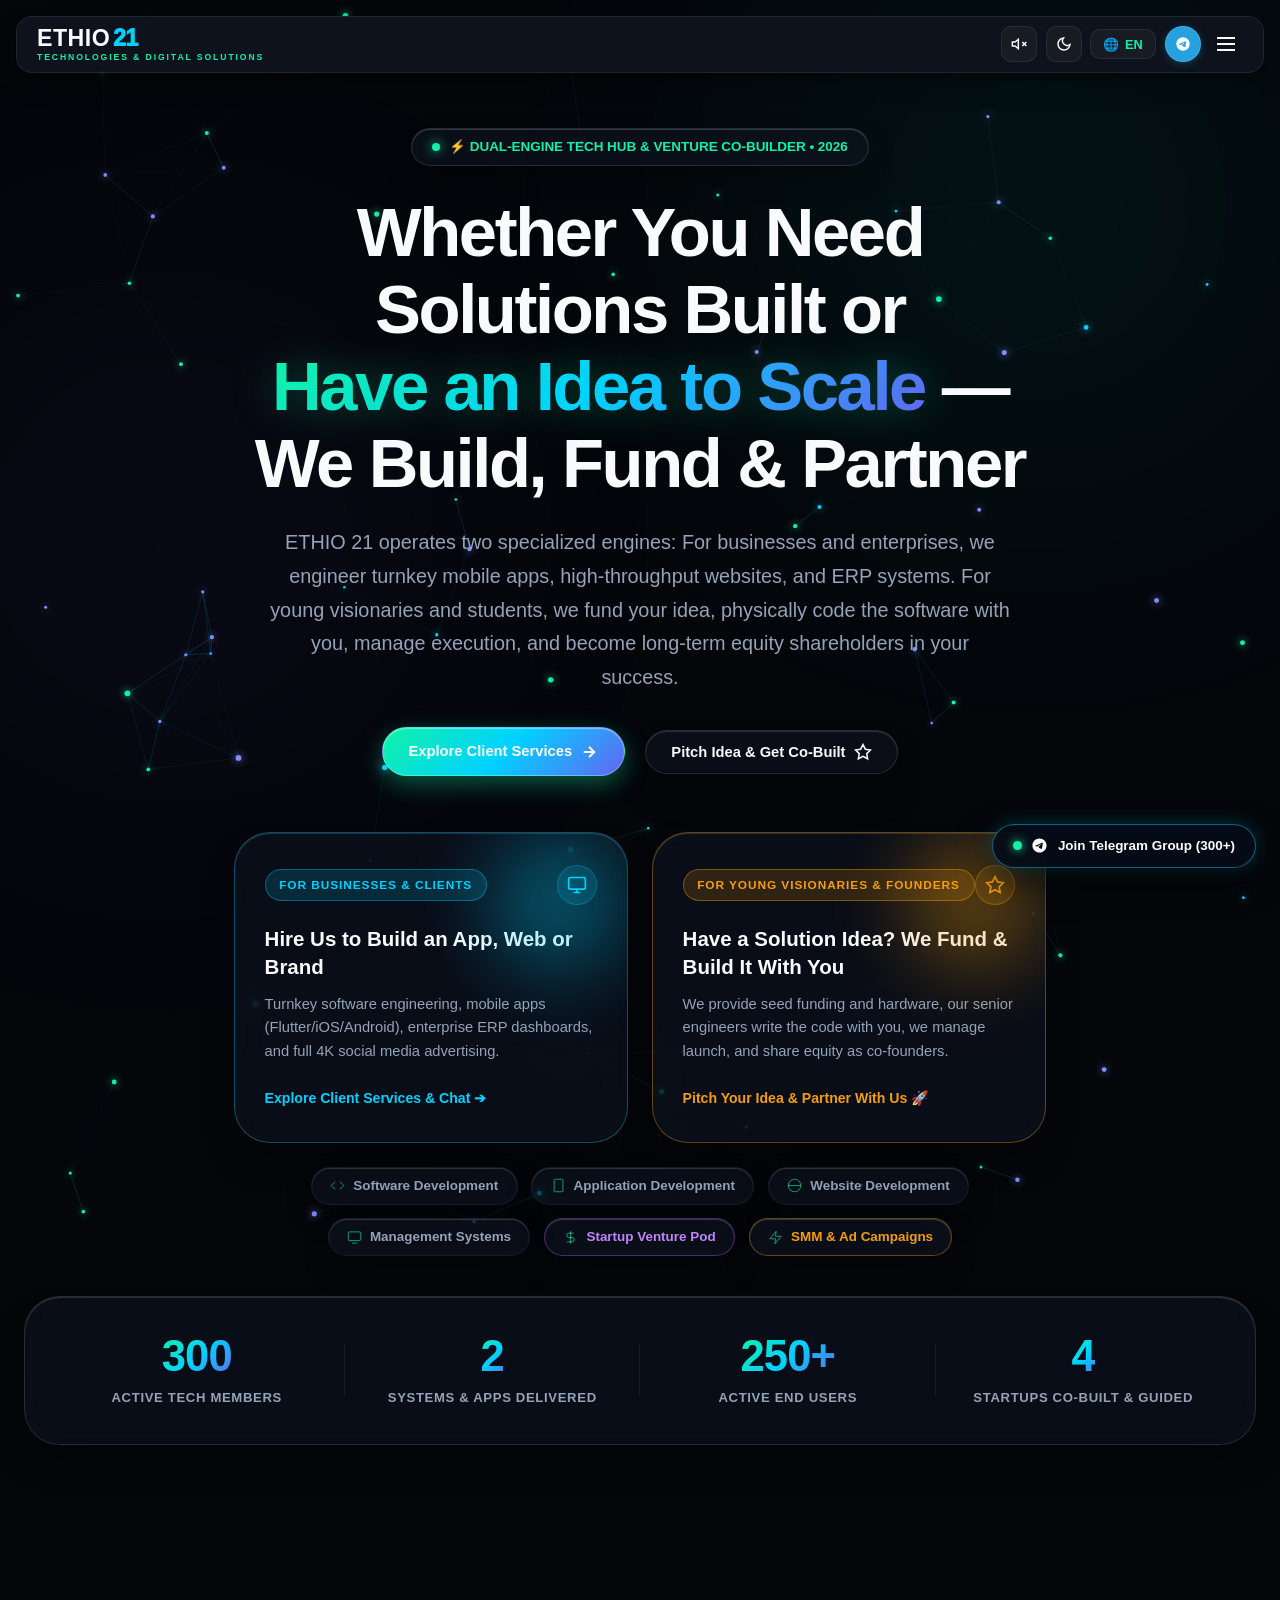
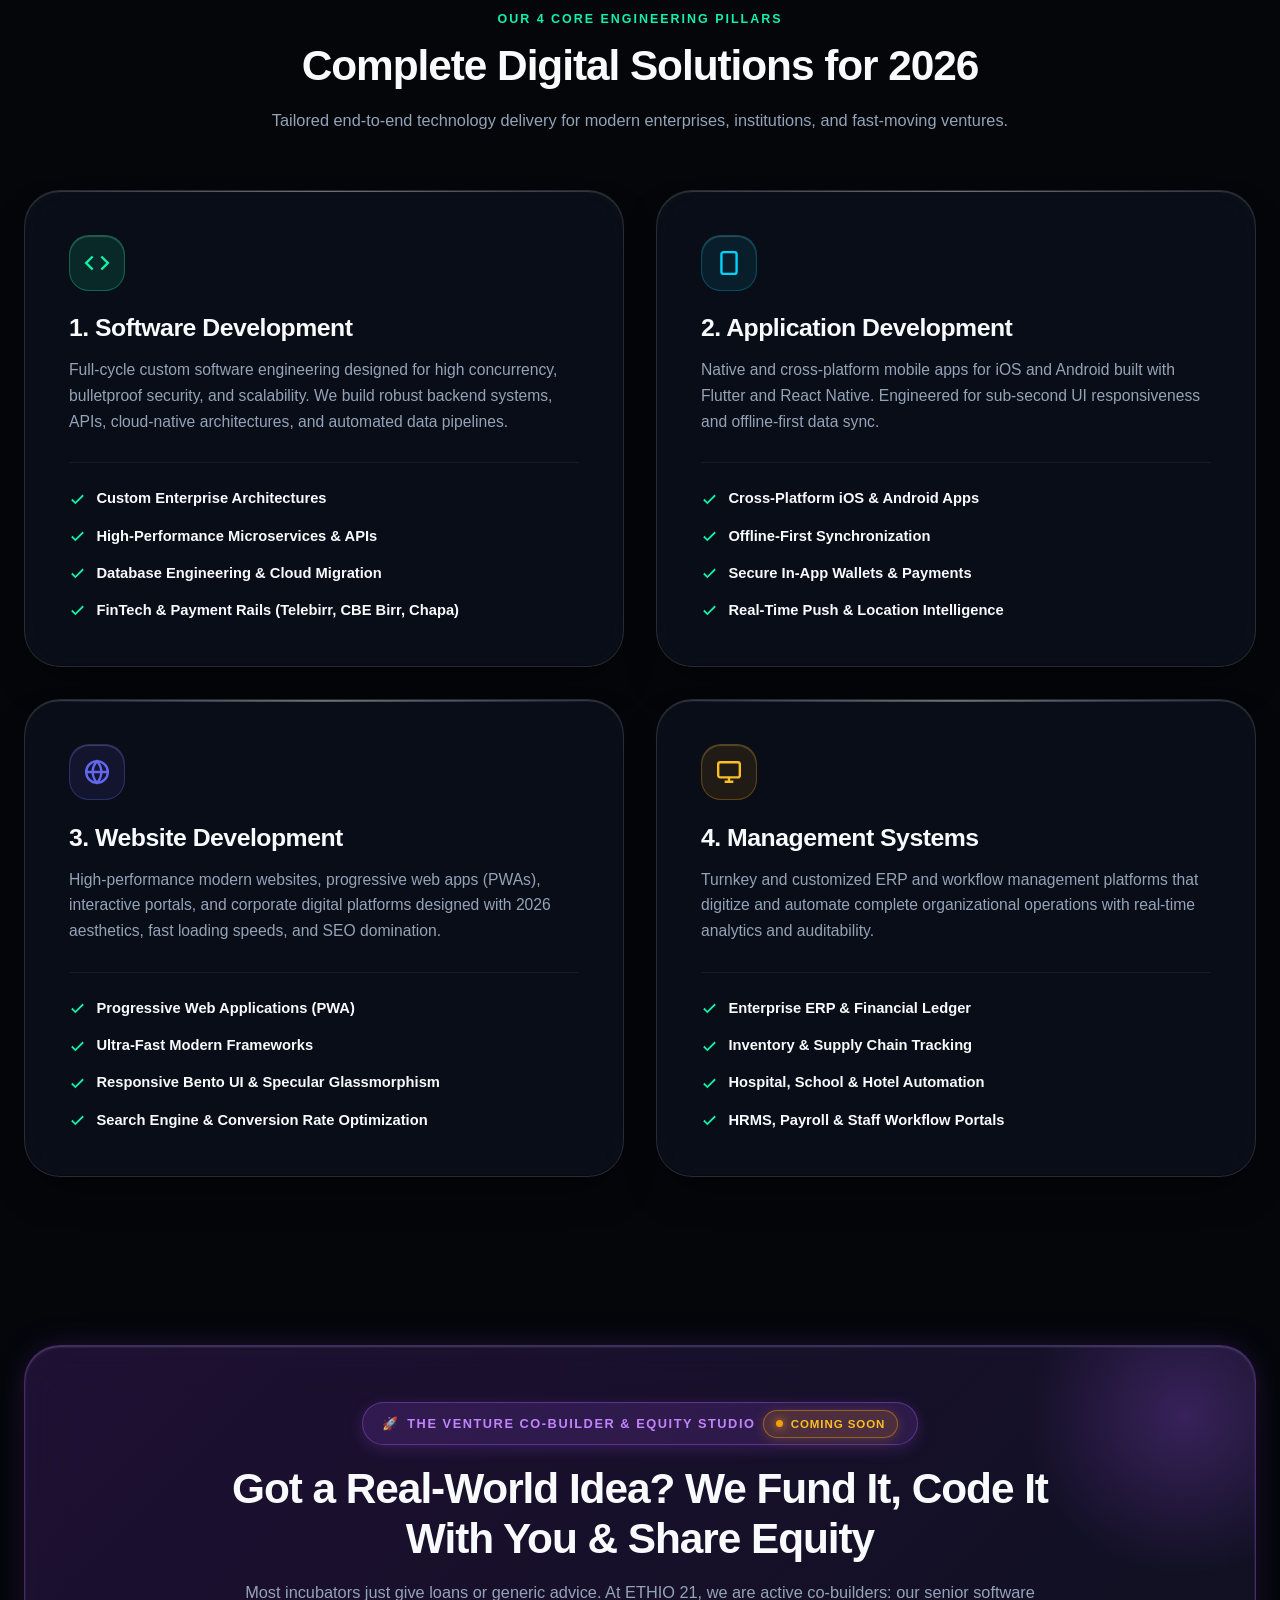
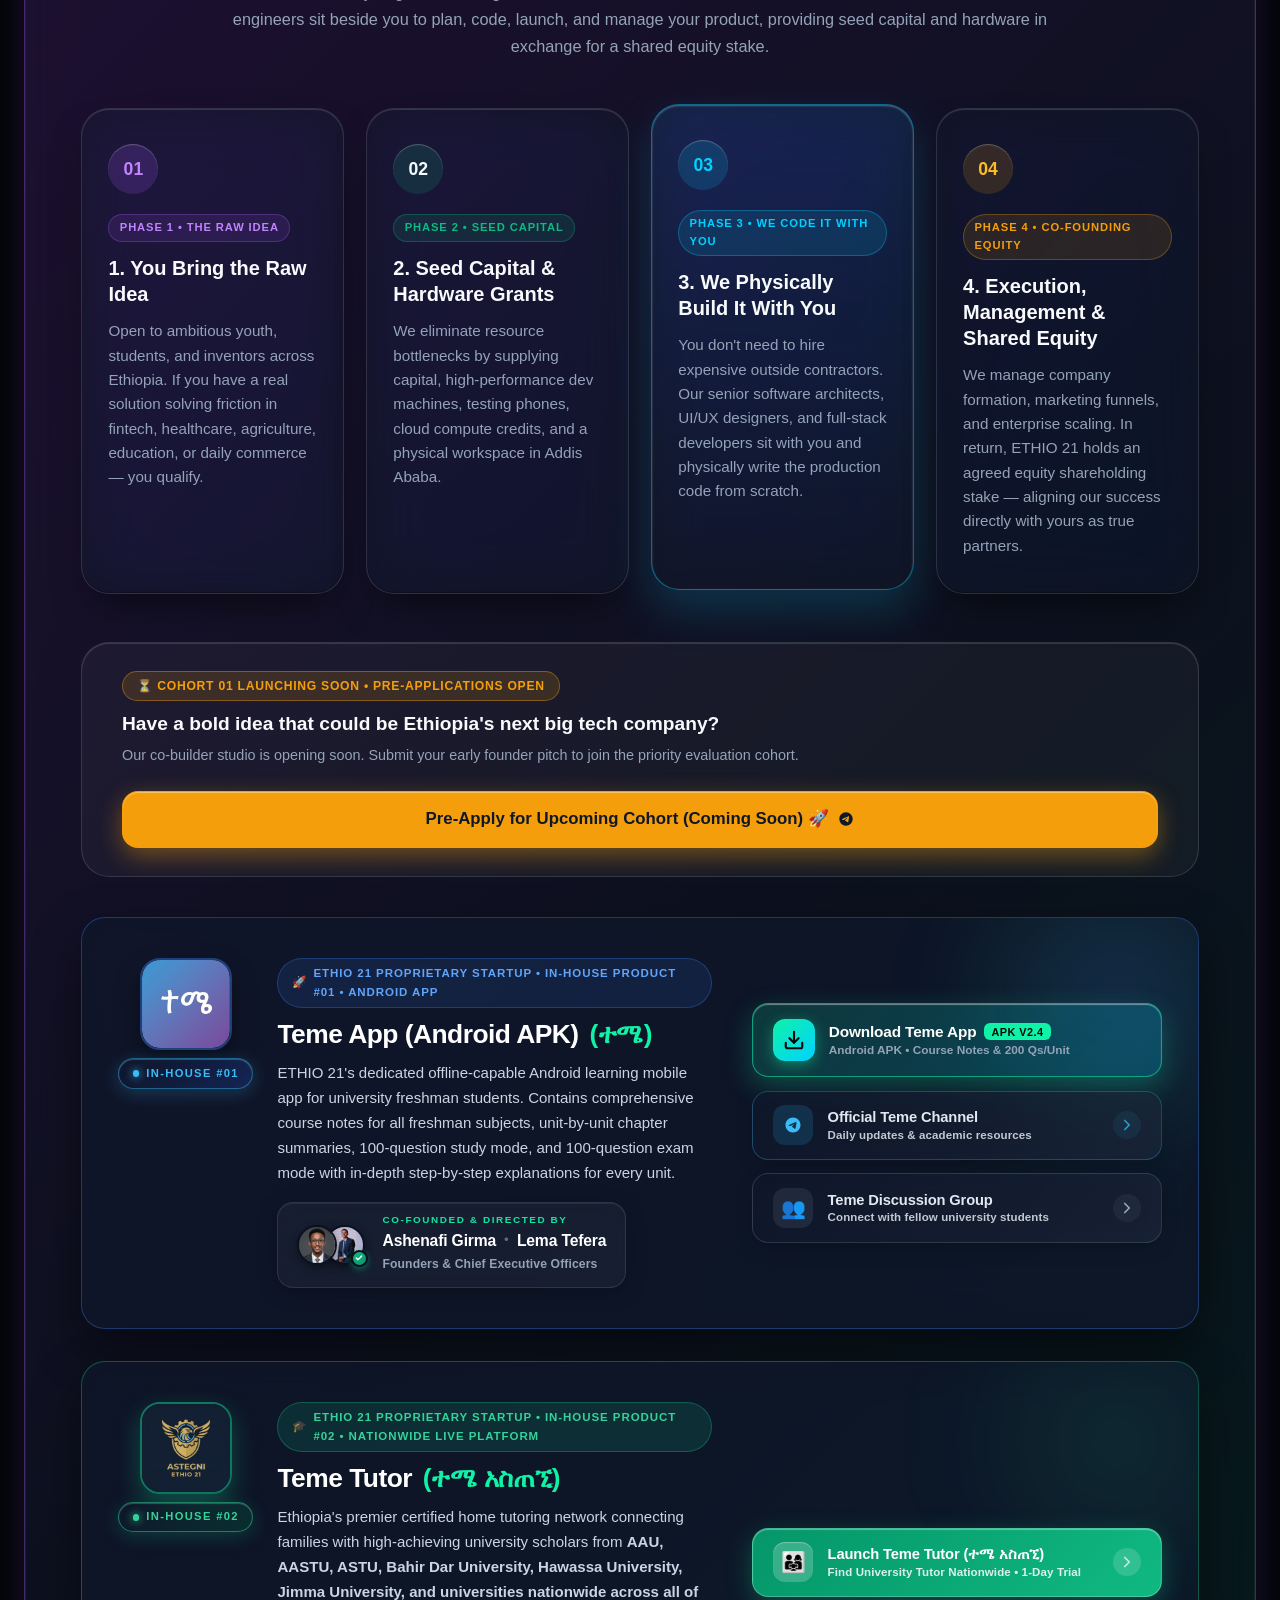
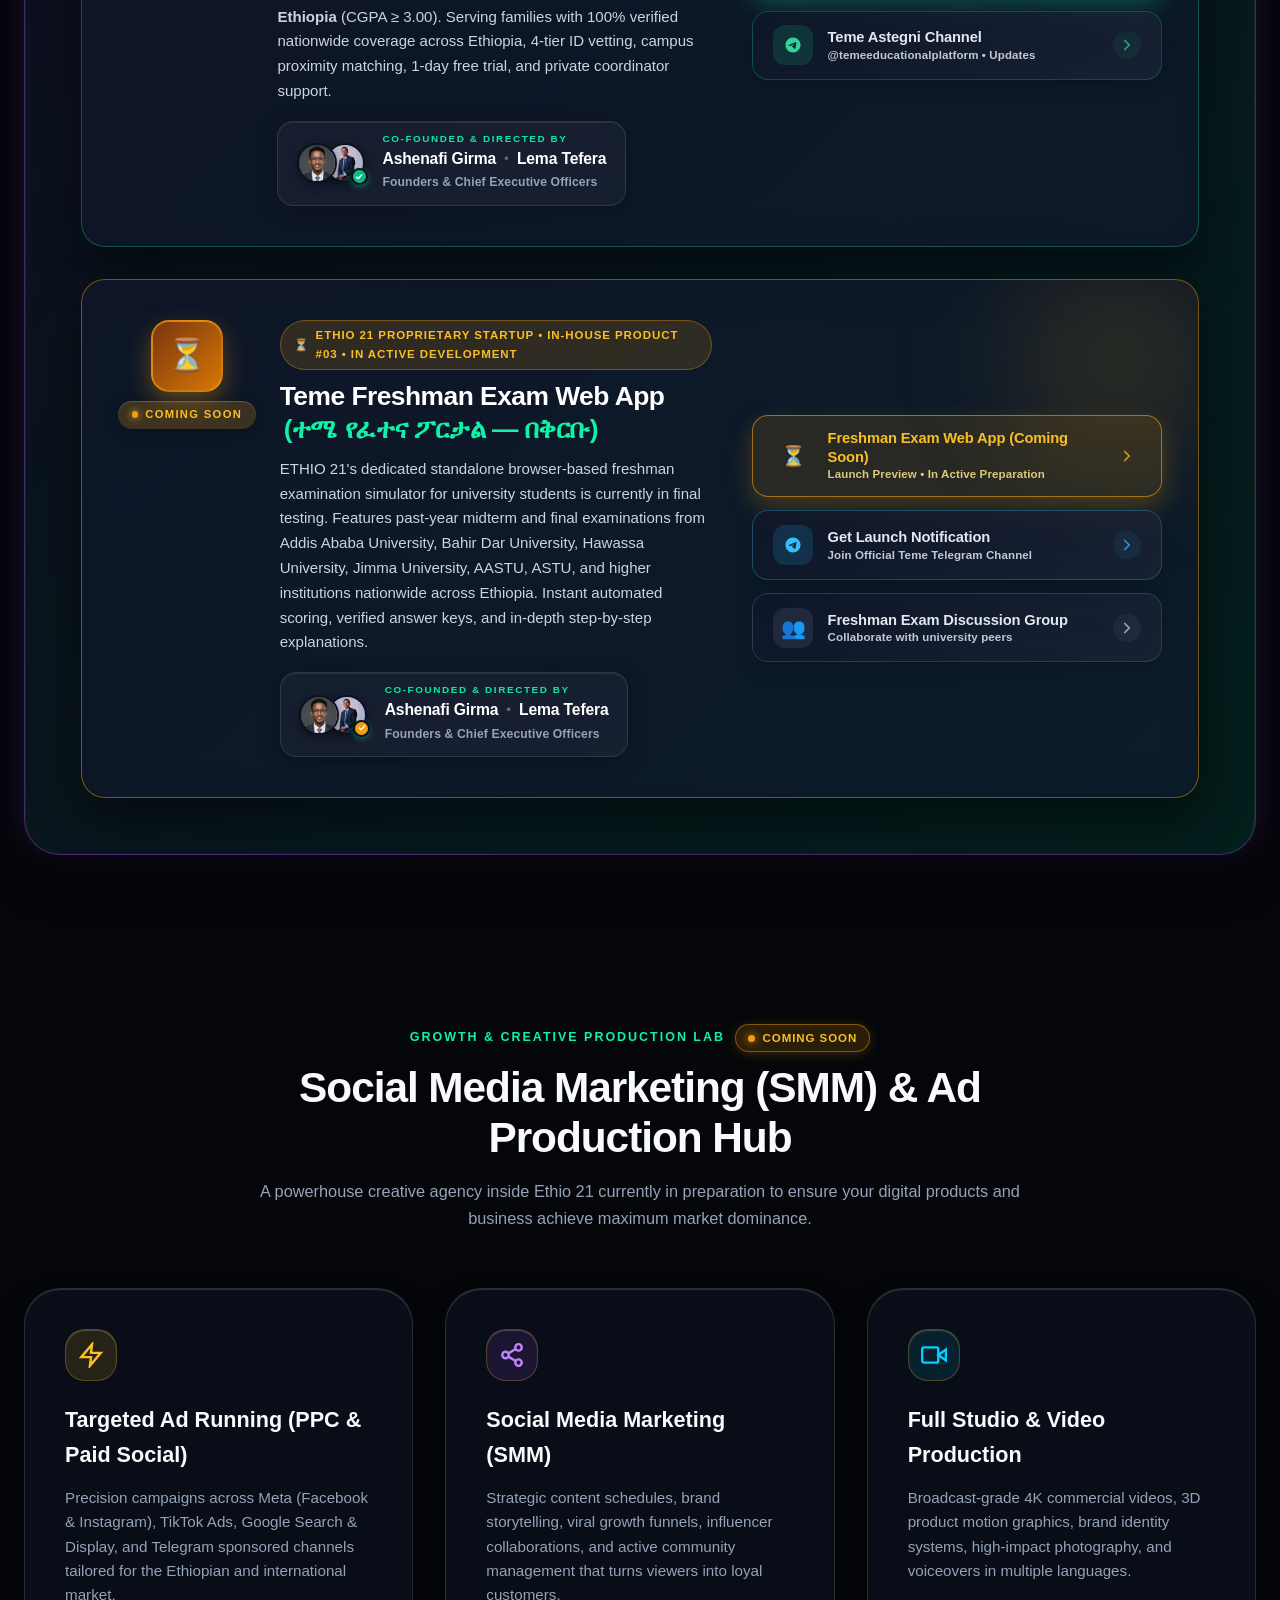
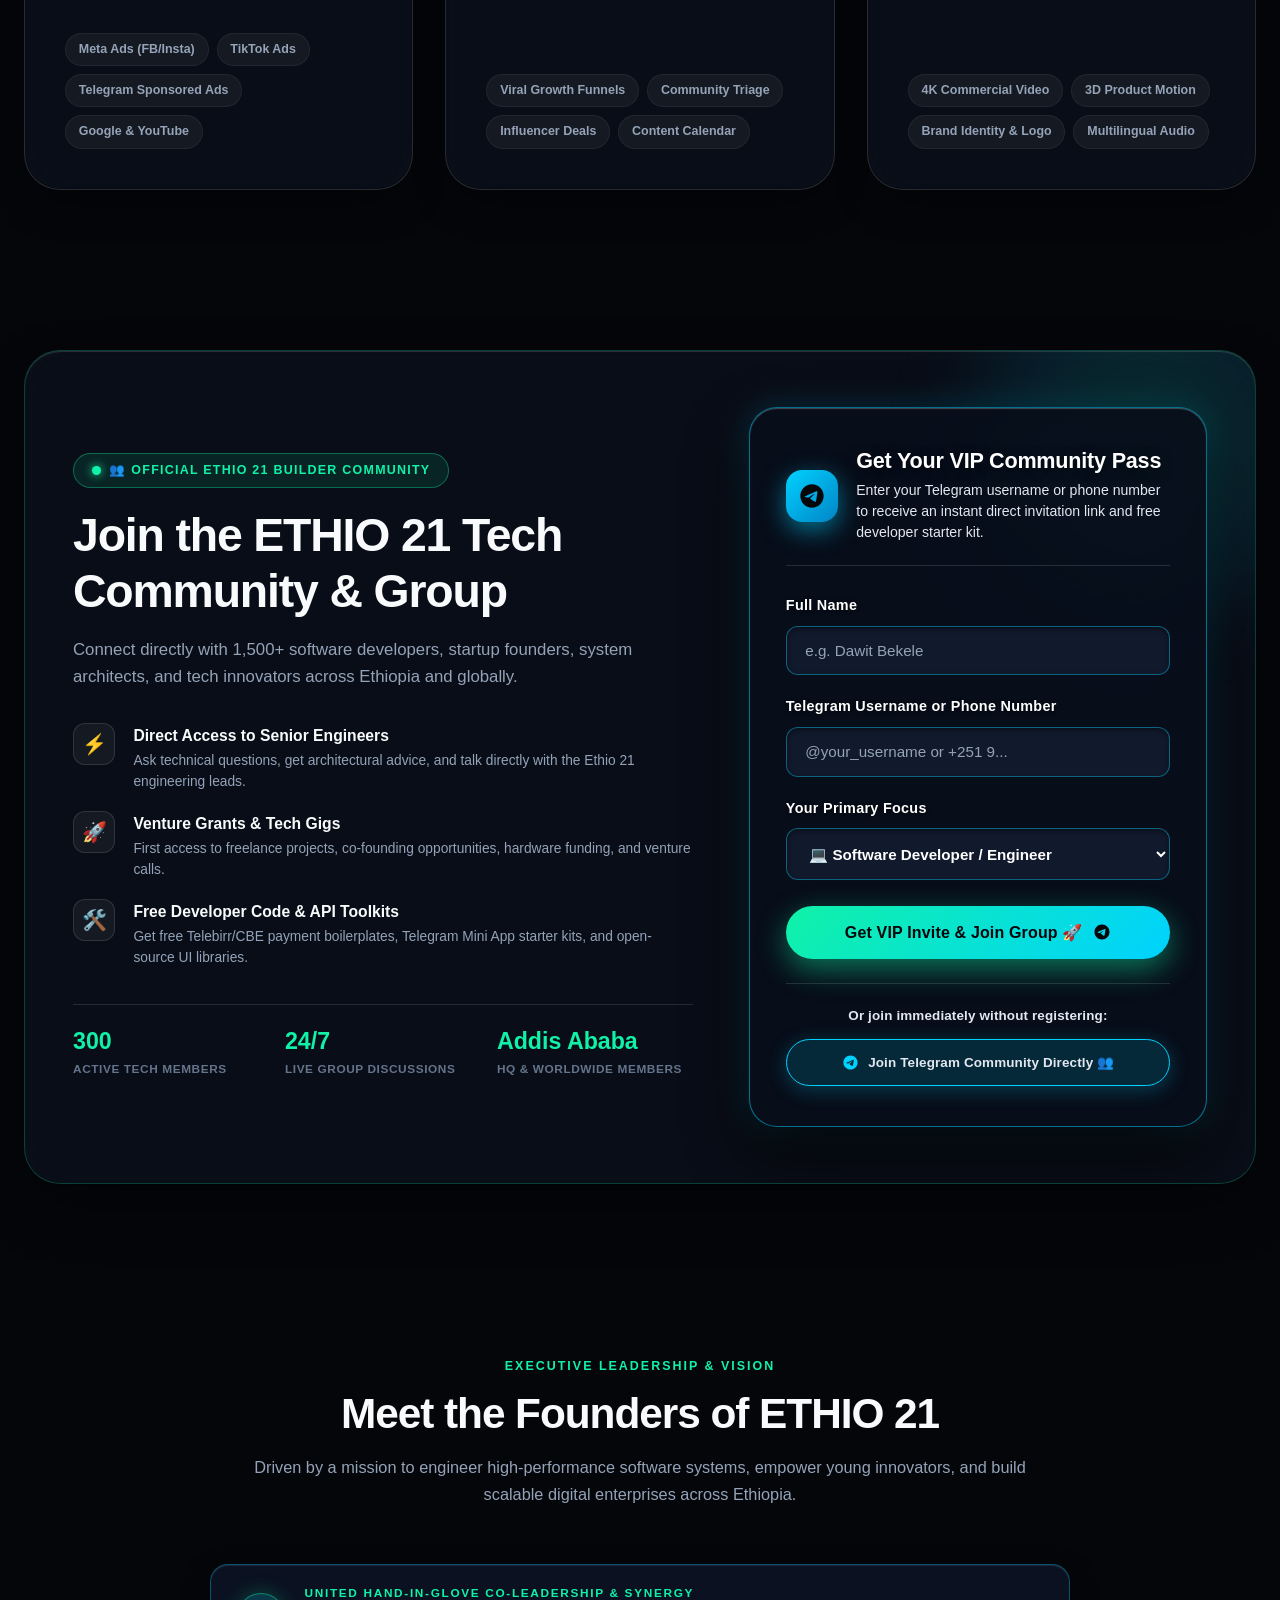
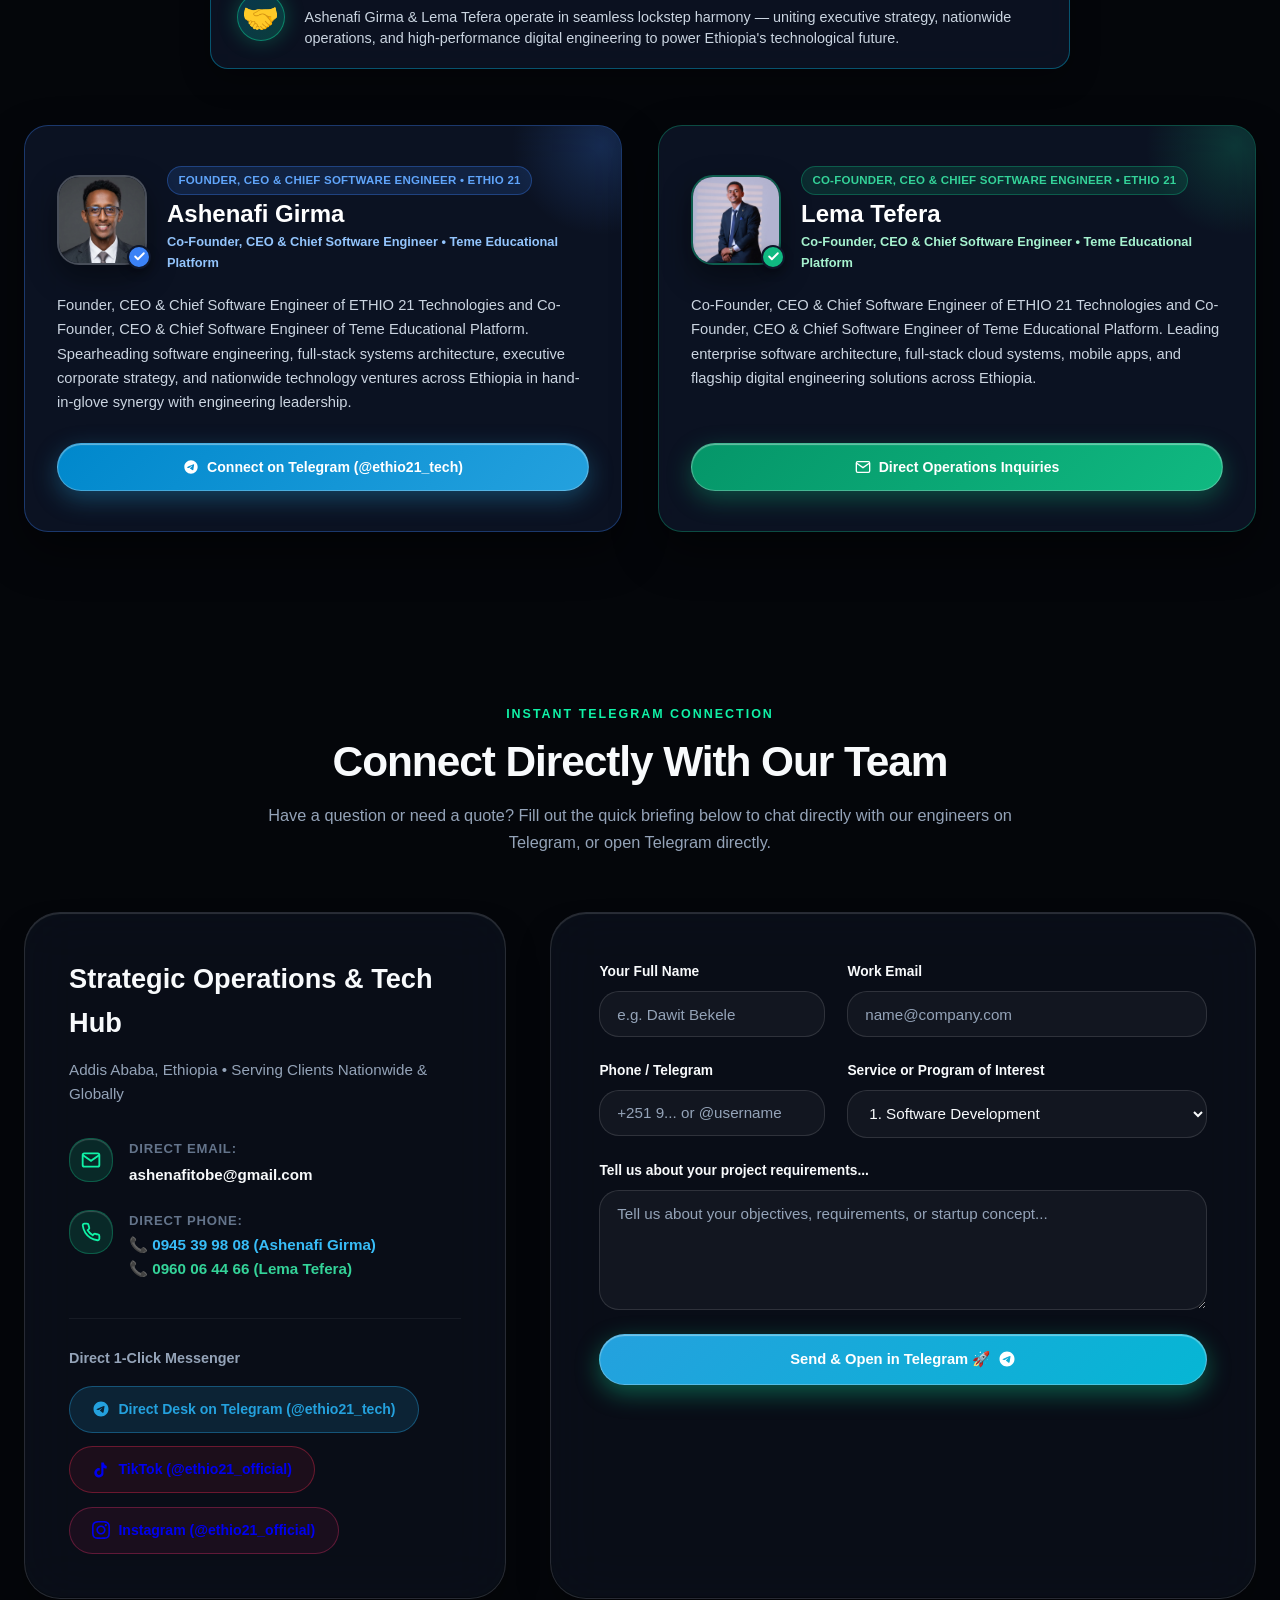
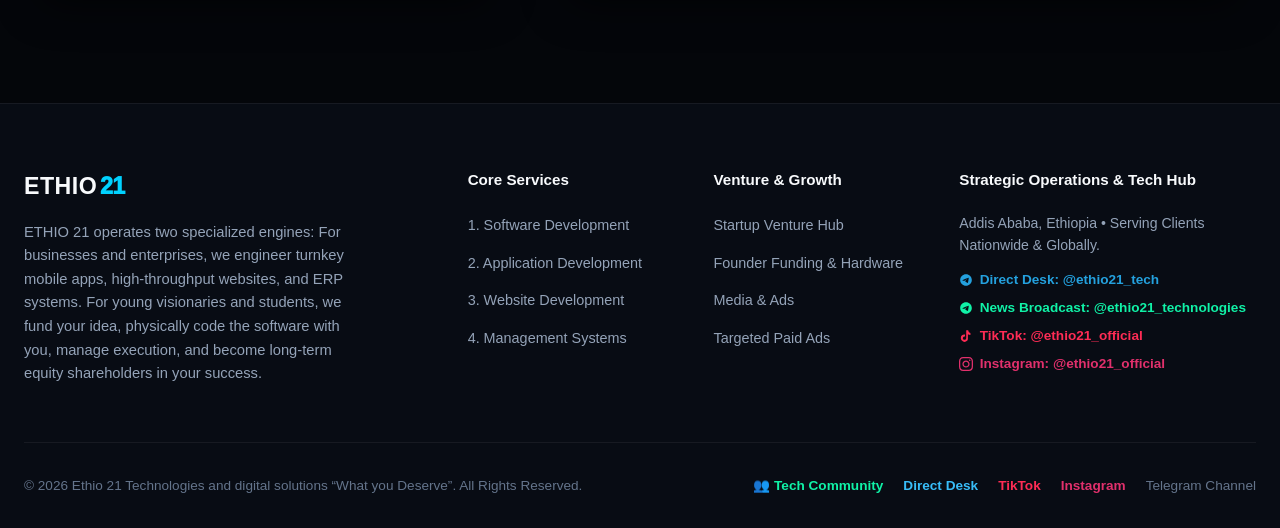
<file: index.html>
<!DOCTYPE html>
<html lang="en" data-theme="dark">
<head>
  <meta charset="UTF-8">
  <meta name="viewport" content="width=device-width, initial-scale=1.0">
  <meta http-equiv="X-UA-Compatible" content="ie=edge">

  <title>ETHIO 21 | Software, Applications, Websites, Management Systems & Venture Hub</title>
  <!-- OpenGraph / Social Meta & Google Knowledge Graph SEO -->
  <meta name="description" content="ETHIO 21 is an Addis Ababa-based technology and digital solutions ecosystem operating as a software engineering studio, startup venture co-builder, and creative marketing agency. Led under the co-leadership of founders Ashenafi Girma (Founder, CEO &amp; Chief Software Engineer) and Lema Tefera (Co-Founder, CEO &amp; Chief Software Engineer).">
  <meta name="keywords" content="ETHIO 21, Ashenafi Girma, Lema Tefera, Software Engineer, CEO, Ethiopia Software, App Development, Website Development, Management Systems, ERP, Startup Accelerator, Teme Educational Platform, Addis Ababa">
  <meta name="author" content="Ashenafi Girma, Lema Tefera &amp; ETHIO 21 Technologies">
  <meta name="theme-color" content="#06080d">

  <!-- Schema.org JSON-LD for Google Knowledge Graph & Rich Snippets -->
  <script type="application/ld+json">
  {
    "@context": "https://schema.org",
    "@type": "Organization",
    "name": "ETHIO 21 Technologies and Digital Solutions",
    "alternateName": ["ETHIO 21", "Ethio21"],
    "url": "https://ethio21.com/",
    "logo": "https://ethio21.com/assets/branding/app-icon/ethio21_ios_app_store_icon.jpg",
    "description": "ETHIO 21 is an Addis Ababa-based technology and digital solutions ecosystem operating as a software engineering studio, startup venture co-builder, and creative marketing agency. The hub is led under the co-leadership of founders Ashenafi Girma (Founder, CEO & Chief Software Engineer) and Lema Tefera (Co-Founder, CEO & Chief Software Engineer).",
    "address": {
      "@type": "PostalAddress",
      "addressLocality": "Addis Ababa",
      "addressCountry": "ET"
    },
    "founders": [
      {
        "@type": "Person",
        "name": "Ashenafi Girma",
        "jobTitle": "Founder, CEO & Chief Software Engineer",
        "sameAs": [
          "https://t.me/ethio21_tech"
        ]
      },
      {
        "@type": "Person",
        "name": "Lema Tefera",
        "jobTitle": "Co-Founder, CEO & Chief Software Engineer",
        "sameAs": [
          "https://t.me/ethio21_tech"
        ]
      }
    ],
    "contactPoint": {
      "@type": "ContactPoint",
      "telephone": "+251945399808",
      "contactType": "customer service",
      "areaServed": "ET",
      "availableLanguage": ["English", "Amharic", "Oromo"]
    }
  }
  </script>

  <!-- OpenGraph / Social Meta -->
  <meta property="og:type" content="website">
  <meta property="og:title" content="ETHIO 21 | Technologies & Digital Solutions">
  <meta property="og:description" content="Software Development, Apps, Websites, Management Systems, Startup Funding & Incubation, and Social Media Marketing.">
  <meta property="og:url" content="https://ethio21.com/">

  <!-- Favicon & Touch Icons -->
  <link rel="icon" type="image/svg+xml" href="assets/branding/svg-vector/ethio21_favicon.svg">
  <link rel="apple-touch-icon" href="assets/branding/app-icon/ethio21_ios_app_store_icon.jpg">
  <meta property="og:image" content="https://ethio21.com/assets/branding/web-header/ethio21_horizontal_header_banner.jpg">

  <!-- PWA Manifest -->
  <link rel="manifest" href="manifest.json">

  <!-- Cache Invalidation Directives -->
  <meta http-equiv="Cache-Control" content="no-cache, no-store, must-revalidate">
  <meta http-equiv="Pragma" content="no-cache">
  <meta http-equiv="Expires" content="0">

  <!-- Clean URL Engine (Hides .html from Browser Address Bar) -->
  <script>
    (function() {
      if (window.location.pathname.endsWith('.html') || window.location.pathname.endsWith('/index.html')) {
        var cleanPath = window.location.pathname.replace(/\/index\.html$/, '/').replace(/\.html$/, '');
        if (cleanPath === '') cleanPath = '/';
        window.history.replaceState(null, '', cleanPath + window.location.search + window.location.hash);
      }
    })();
  </script>

  <!-- Main Stylesheet (Cache-Busted) -->
  <link rel="stylesheet" href="styles/main.css?v=2026.30">

  <!-- Immediate Fullscreen Application Studio Override (Zero Cache Lag) -->
  <style>
    #pitch-modal,
    #pitch-modal.pitch-modal-backdrop,
    #pitch-modal.pitch-fullscreen-overlay {
      position: fixed !important;
      inset: 0 !important;
      width: 100vw !important;
      height: 100vh !important;
      min-height: 100vh !important;
      max-width: 100vw !important;
      max-height: 100vh !important;
      padding: 0 !important;
      margin: 0 !important;
      border: none !important;
      border-radius: 0 !important;
      background: #090d16 !important;
      z-index: 100000 !important;
      display: block !important;
      overflow-y: auto !important;
      overflow-x: hidden !important;
      -webkit-overflow-scrolling: touch !important;
      box-shadow: none !important;
    }
    #pitch-modal:not(.open) {
      display: none !important;
      opacity: 0 !important;
      pointer-events: none !important;
    }
    #pitch-modal.open {
      display: block !important;
      opacity: 1 !important;
      pointer-events: auto !important;
    }
    #pitch-modal .pitch-modal-content,
    #pitch-modal .pitch-fullscreen-shell {
      border: none !important;
      border-radius: 0 !important;
      box-shadow: none !important;
      max-width: 100% !important;
      width: 100% !important;
      max-height: none !important;
      height: auto !important;
      min-height: 100vh !important;
      padding: 0 !important;
      margin: 0 !important;
      background: transparent !important;
      backdrop-filter: none !important;
    /* Permanent suppression of deprecated hero badge & mockup showcase card */
    .hero-telegram-badge,
    .hero-brand-card-wrap,
    .hero-brand-glass-card {
      display: none !important;
      visibility: hidden !important;
      opacity: 0 !important;
      height: 0 !important;
      width: 0 !important;
      max-height: 0 !important;
      margin: 0 !important;
      padding: 0 !important;
      pointer-events: none !important;
      overflow: hidden !important;
    }
  </style>
</head>
<body>

  <!-- Subtle Ambient Glows -->
  <div class="ambient-glow-orb orb-1"></div>
  <div class="ambient-glow-orb orb-2"></div>

  <!-- =========================================================================
       NAVIGATION BAR WITH PURE WORDMARK LOGO
       ========================================================================= -->
  <header class="site-header">
    <div class="site-nav-shell">
      <div class="nav-inner">
        <!-- Pure Wordmark Logo (No Icon Required) -->
        <a href="#hero" class="brand-wordmark" aria-label="ETHIO 21 Technologies Home">
          <div class="wordmark-main">
            <span class="wordmark-ethio" data-i18n="brandEthio">ETHIO</span>
            <span class="wordmark-21" data-i18n="brandNum">21</span>
          </div>
          <span class="wordmark-subtag" data-i18n="brandSubtag">TECHNOLOGIES & DIGITAL SOLUTIONS</span>
        </a>

        <!-- Desktop Navigation Links -->
        <nav aria-label="Primary Navigation">
          <ul class="nav-links">
            <li><a href="#hero" class="nav-link" data-i18n="navHome">Home</a></li>
            <li><a href="#services" class="nav-link" data-i18n="navServices">Core Services</a></li>
            <li><a href="#venture-hub" class="nav-link"><span data-i18n="navVentureHub">Startup Venture Hub</span> <span class="nav-badge-soon" data-i18n="badgeSoon">Soon</span></a></li>
            <li><a href="#media-hub" class="nav-link"><span data-i18n="navMediaHub">Media &amp; Ads</span> <span class="nav-badge-soon" data-i18n="badgeSoon">Soon</span></a></li>
            <li><a href="#founders" class="nav-link" data-i18n="navFounders">Founders</a></li>
            <li><a href="#community" class="nav-link" data-i18n="navCommunity" style="color: var(--accent-mint); font-weight: 750;">👥 Community</a></li>
            <li><a href="teme-astegni" class="nav-link" style="color: #38bdf8; font-weight: 800;">👨‍👩‍👧 Teme Tutor (ተሜ አስጠኚ)</a></li>
          </ul>
        </nav>

        <!-- Nav Action Controls -->
        <div class="nav-controls">
          <!-- Audio SFX Toggle -->
          <button id="audio-toggle-btn" class="btn-icon" aria-label="Toggle Audio Sound FX" title="Toggle Sound">
            <svg id="audio-icon" viewBox="0 0 24 24">
              <path d="M11 5L6 9H2v6h4l5 4V5z"></path>
              <line x1="23" y1="9" x2="17" y2="15"></line>
              <line x1="17" y1="9" x2="23" y2="15"></line>
            </svg>
          </button>

          <!-- Dark / Light Theme Toggle -->
          <button id="theme-toggle-btn" class="btn-icon" aria-label="Toggle Color Theme" title="Toggle Theme">
            <svg id="theme-icon" viewBox="0 0 24 24">
              <path d="M21 12.79A9 9 0 1 1 11.21 3 7 7 0 0 0 21 12.79z"></path>
            </svg>
          </button>

          <!-- Language Switcher Button (English / Amharic) -->
          <button class="lang-badge-btn lang-toggle-btn" aria-label="Switch Language / ቋንቋ ቀይር" title="Switch Language">
            🌐 <span id="current-lang-text" class="lang-active-tag">EN</span>
          </button>

          <!-- Direct Telegram Button -->
          <a href="https://t.me/ethio21_tech" target="_blank" rel="noopener noreferrer" class="btn-telegram-nav" title="Chat directly with us on Telegram (@ethio21_tech)">
            <svg width="16" height="16" viewBox="0 0 24 24" fill="currentColor"><path d="M12 2C6.48 2 2 6.48 2 12s4.48 10 10 10 10-4.48 10-10S17.52 2 12 2zm4.64 6.8c-.15 1.58-.8 5.42-1.13 7.19-.14.75-.42 1-.68 1.03-.58.05-1.02-.38-1.58-.75-.88-.58-1.38-.94-2.23-1.5-.99-.65-.35-1.01.22-1.59.15-.15 2.71-2.48 2.76-2.69a.2.2 0 0 0-.05-.18c-.06-.05-.14-.03-.21-.02-.09.02-1.49.95-4.22 2.79-.4.27-.76.41-1.08.4-.36-.01-1.04-.2-1.55-.37-.63-.2-1.12-.31-1.08-.66.02-.18.27-.36.75-.55 2.92-1.27 4.86-2.11 5.83-2.51 2.78-1.16 3.35-1.36 3.73-1.36.08 0 .27.02.39.12.1.08.13.19.14.27-.01.06.01.24 0 .38z"/></svg>
            <span data-i18n="ctaConsultation">Chat on Telegram</span>
          </a>

          <!-- Mobile Menu Hamburger -->
          <button id="mobile-nav-toggle" class="mobile-nav-toggle" aria-label="Open Mobile Menu">
            <svg viewBox="0 0 24 24" fill="none" stroke="currentColor" stroke-width="2">
              <line x1="3" y1="12" x2="21" y2="12"></line>
              <line x1="3" y1="6" x2="21" y2="6"></line>
              <line x1="3" y1="18" x2="21" y2="18"></line>
            </svg>
          </button>
        </div>
      </div>
    </div>
  </header>

  <!-- Mobile Drawer -->
  <div id="drawer-backdrop" class="mobile-drawer-backdrop"></div>
  <aside id="mobile-drawer" class="mobile-drawer">
    <div class="mobile-drawer-header">
      <div class="wordmark-main">
        <span class="wordmark-ethio">ETHIO</span>
        <span class="wordmark-21">21</span>
      </div>
      <button id="close-drawer-btn" class="btn-icon" aria-label="Close menu">
        <svg viewBox="0 0 24 24"><line x1="18" y1="6" x2="6" y2="18"></line><line x1="6" y1="6" x2="18" y2="18"></line></svg>
      </button>
    </div>
    <ul class="mobile-drawer-links">
      <li><a href="#hero" data-i18n="navHome">Home</a></li>
      <li><a href="#services" data-i18n="navServices">Core Services</a></li>
      <li><a href="#venture-hub"><span data-i18n="navVentureHub">Startup Venture Hub</span> <span class="nav-badge-soon" data-i18n="badgeSoon">Soon</span></a></li>
      <li><a href="#media-hub"><span data-i18n="navMediaHub">Media &amp; Ads</span> <span class="nav-badge-soon" data-i18n="badgeSoon">Soon</span></a></li>
      <li><a href="#founders" data-i18n="navFounders">Founders</a></li>
      <li><a href="#community" data-i18n="navCommunity" style="color: var(--accent-mint); font-weight: 750;">👥 Community Group</a></li>
      <li><a href="teme-astegni" style="color: #38bdf8; font-weight: 800;">👨‍👩‍👧 Teme Tutor (ተሜ አስጠኚ)</a></li>
      <li><a href="#contact" data-i18n="navContact">Connect on Telegram</a></li>
    </ul>
    <div class="drawer-action-group">
      <a href="https://t.me/ethio21_tech" target="_blank" rel="noopener noreferrer" class="btn-telegram-nav drawer-telegram-btn" title="Chat directly with us on Telegram (@ethio21_tech)">
        <svg width="18" height="18" viewBox="0 0 24 24" fill="currentColor"><path d="M12 2C6.48 2 2 6.48 2 12s4.48 10 10 10 10-4.48 10-10S17.52 2 12 2zm4.64 6.8c-.15 1.58-.8 5.42-1.13 7.19-.14.75-.42 1-.68 1.03-.58.05-1.02-.38-1.58-.75-.88-.58-1.38-.94-2.23-1.5-.99-.65-.35-1.01.22-1.59.15-.15 2.71-2.48 2.76-2.69a.2.2 0 0 0-.05-.18c-.06-.05-.14-.03-.21-.02-.09.02-1.49.95-4.22 2.79-.4.27-.76.41-1.08.4-.36-.01-1.04-.2-1.55-.37-.63-.2-1.12-.31-1.08-.66.02-.18.27-.36.75-.55 2.92-1.27 4.86-2.11 5.83-2.51 2.78-1.16 3.35-1.36 3.73-1.36.08 0 .27.02.39.12.1.08.13.19.14.27-.01.06.01.24 0 .38z"/></svg>
        <span data-i18n="ctaConsultation">Chat on Telegram</span>
      </a>
      <button class="lang-badge-btn lang-toggle-btn" style="width: 100%; justify-content: center; padding: 0.75rem;">
        🌐 Switch Language (EN / አማ)
      </button>
    </div>
  </aside>

  <!-- =========================================================================
       HERO SECTION
       ========================================================================= -->
  <section id="hero" class="hero-section">
    <!-- Interactive Canvas Constellation -->
    <canvas id="hero-canvas"></canvas>

    <div class="container hero-content">
      <!-- Status Badge -->
      <div class="hero-badge">
        <span class="pulse-dot"></span>
        <span data-i18n="heroBadge">2026 Sovereign Tech Ecosystem & Digital Innovation Hub</span>
      </div>

      <!-- Main Headline -->
      <h1 class="hero-title">
        <span data-i18n="heroTitlePrefix">Engineering World-Class</span>
        <span class="text-gradient" data-i18n="heroTitleGradient">Software, Apps & Startups</span>
        <span data-i18n="heroTitleSuffix">under Ethio 21</span>
      </h1>

      <!-- Subtitle -->
      <p class="hero-description" data-i18n="heroDescription">
        Bespoke enterprise software, mobile & web applications, and intelligent management systems. We also fund & co-build breakthrough apps and run high-converting social media marketing campaigns.
      </p>

      <!-- CTAs -->
      <div class="hero-actions">
        <a href="#services" class="btn-primary">
          <span data-i18n="heroCtaPrimary">Explore Client Services</span>
          <svg width="18" height="18" viewBox="0 0 24 24" fill="none" stroke="currentColor" stroke-width="2.5">
            <line x1="5" y1="12" x2="19" y2="12"></line>
            <polyline points="12 5 19 12 12 19"></polyline>
          </svg>
        </a>
        <button class="btn-secondary open-pitch-modal-btn">
          <span data-i18n="heroCtaSecondary">Pitch Idea & Get Co-Built</span>
          <svg width="18" height="18" viewBox="0 0 24 24" fill="none" stroke="currentColor" stroke-width="2">
            <polygon points="12 2 15.09 8.26 22 9.27 17 14.14 18.18 21.02 12 17.77 5.82 21.02 7 14.14 2 9.27 8.91 8.26 12 2"></polygon>
          </svg>
        </button>
      </div>

      <!-- Interactive Dual Pathway Gateway (Client Services vs. Venture Co-Builder) -->
      <div class="hero-pathways-grid">
        <!-- Pathway 1: For Businesses & Clients -->
        <a href="#services" class="pathway-card pathway-client">
          <div class="pathway-header">
            <span class="pathway-badge client-badge" data-i18n="pathway1Tag">FOR BUSINESSES & CLIENTS</span>
            <span class="pathway-icon">
              <svg width="20" height="20" viewBox="0 0 24 24" fill="none" stroke="currentColor" stroke-width="2"><rect x="2" y="3" width="20" height="14" rx="2" ry="2"></rect><line x1="8" y1="21" x2="16" y2="21"></line><line x1="12" y1="17" x2="12" y2="21"></line></svg>
            </span>
          </div>
          <h3 class="pathway-title" data-i18n="pathway1Title">Hire Us to Build an App, Web or Brand</h3>
          <p class="pathway-desc" data-i18n="pathway1Desc">Turnkey software engineering, mobile apps (Flutter/iOS/Android), enterprise ERP dashboards, and full 4K social media advertising.</p>
          <div class="pathway-action">
            <span class="pathway-action-text" data-i18n="pathway1Cta">Explore Client Services & Chat ➔</span>
          </div>
        </a>

        <!-- Pathway 2: For Young Visionaries & Founders -->
        <div class="pathway-card pathway-founder open-pitch-modal-btn" role="button" tabindex="0">
          <div class="pathway-header">
            <span class="pathway-badge founder-badge" data-i18n="pathway2Tag">FOR YOUNG VISIONARIES & FOUNDERS</span>
            <span class="pathway-icon">
              <svg width="20" height="20" viewBox="0 0 24 24" fill="none" stroke="currentColor" stroke-width="2"><polygon points="12 2 15.09 8.26 22 9.27 17 14.14 18.18 21.02 12 17.77 5.82 21.02 7 14.14 2 9.27 8.91 8.26 12 2"></polygon></svg>
            </span>
          </div>
          <h3 class="pathway-title" data-i18n="pathway2Title">Have a Solution Idea? We Fund & Build It With You</h3>
          <p class="pathway-desc" data-i18n="pathway2Desc">We provide seed funding and hardware, our senior engineers write the code with you, we manage launch, and share equity as co-founders.</p>
          <div class="pathway-action">
            <span class="pathway-action-text" data-i18n="pathway2Cta">Pitch Your Idea & Partner With Us 🚀</span>
          </div>
        </div>
      </div>

      <!-- Tech Nodes -->
      <div class="hero-tech-nodes">
        <div class="tech-node-chip">
          <svg viewBox="0 0 24 24" fill="none" stroke="currentColor"><polyline points="16 18 22 12 16 6"></polyline><polyline points="8 6 2 12 8 18"></polyline></svg>
          <span>Software Development</span>
        </div>
        <div class="tech-node-chip">
          <svg viewBox="0 0 24 24" fill="none" stroke="currentColor"><rect x="5" y="2" width="14" height="20" rx="2" ry="2"></rect><line x1="12" y1="18" x2="12.01" y2="18"></line></svg>
          <span>Application Development</span>
        </div>
        <div class="tech-node-chip">
          <svg viewBox="0 0 24 24" fill="none" stroke="currentColor"><circle cx="12" cy="12" r="10"></circle><line x1="2" y1="12" x2="22" y2="12"></line></svg>
          <span>Website Development</span>
        </div>
        <div class="tech-node-chip">
          <svg viewBox="0 0 24 24" fill="none" stroke="currentColor"><rect x="2" y="3" width="20" height="14" rx="2" ry="2"></rect><line x1="8" y1="21" x2="16" y2="21"></line></svg>
          <span>Management Systems</span>
        </div>
        <div class="tech-node-chip" style="border-color: rgba(168, 85, 247, 0.4); color: #c084fc;">
          <svg viewBox="0 0 24 24" fill="none" stroke="currentColor"><path d="M12 2v20M17 5H9.5a3.5 3.5 0 0 0 0 7h5a3.5 3.5 0 0 1 0 7H6"></path></svg>
          <span>Startup Venture Pod</span>
        </div>
        <div class="tech-node-chip" style="border-color: rgba(245, 158, 11, 0.4); color: #f59e0b;">
          <svg viewBox="0 0 24 24" fill="none" stroke="currentColor"><polygon points="13 2 3 14 12 14 11 22 21 10 12 10 13 2"></polygon></svg>
          <span>SMM & Ad Campaigns</span>
        </div>
      </div>
    </div>
  </section>

  <!-- =========================================================================
       METRICS
       ========================================================================= -->
  <section class="metrics-section">
    <div class="container">
      <div class="metrics-bar">
        <div class="metric-item">
          <div class="metric-value" data-i18n="metricMembersVal">300</div>
          <div class="metric-label" data-i18n="metricMembers">Active Tech Members</div>
        </div>
        <div class="metric-item">
          <div class="metric-value" data-i18n="metricProjectsVal">2</div>
          <div class="metric-label" data-i18n="metricProjects">Systems & Apps Delivered</div>
        </div>
        <div class="metric-item">
          <div class="metric-value" data-i18n="metricUsersVal">250+</div>
          <div class="metric-label" data-i18n="metricUsers">Active End Users</div>
        </div>
        <div class="metric-item">
          <div class="metric-value" data-i18n="metricStartupsVal">4</div>
          <div class="metric-label" data-i18n="metricStartups">Startups Co-Built & Guided</div>
        </div>
      </div>
    </div>
  </section>

  <!-- =========================================================================
       THE 4 CORE PILLARS SECTION
       ========================================================================= -->
  <section id="services" class="services-section">
    <div class="container">
      <div class="section-header">
        <span class="section-pretitle" data-i18n="servicesPretitle">OUR 4 CORE ENGINEERING PILLARS</span>
        <h2 class="section-title" data-i18n="servicesTitle">Complete Digital Solutions for 2026</h2>
        <p class="section-subtitle" data-i18n="servicesSubtitle">
          Tailored end-to-end technology delivery for modern enterprises, institutions, and fast-moving ventures.
        </p>
      </div>

      <div class="services-pillars-grid">
        <!-- 1. Software Development -->
        <div class="pillar-service-card">
          <div>
            <div class="service-icon-box">
              <svg viewBox="0 0 24 24"><polyline points="16 18 22 12 16 6"></polyline><polyline points="8 6 2 12 8 18"></polyline></svg>
            </div>
            <h3 class="service-title" data-i18n="p1Title">1. Software Development</h3>
            <p class="service-desc" data-i18n="p1Desc">
              Full-cycle custom software engineering designed for high concurrency, bulletproof security, and scalability. We build robust backend systems, APIs, cloud-native architectures, and automated data pipelines.
            </p>
          </div>
          <ul class="service-feature-list">
            <li class="service-feature-item">
              <svg viewBox="0 0 24 24" fill="none" stroke="currentColor" stroke-width="2.5"><polyline points="20 6 9 17 4 12"></polyline></svg>
              <span data-i18n="p1Item1">Custom Enterprise Architectures</span>
            </li>
            <li class="service-feature-item">
              <svg viewBox="0 0 24 24" fill="none" stroke="currentColor" stroke-width="2.5"><polyline points="20 6 9 17 4 12"></polyline></svg>
              <span data-i18n="p1Item2">High-Performance Microservices & APIs</span>
            </li>
            <li class="service-feature-item">
              <svg viewBox="0 0 24 24" fill="none" stroke="currentColor" stroke-width="2.5"><polyline points="20 6 9 17 4 12"></polyline></svg>
              <span data-i18n="p1Item3">Database Engineering & Cloud Migration</span>
            </li>
            <li class="service-feature-item">
              <svg viewBox="0 0 24 24" fill="none" stroke="currentColor" stroke-width="2.5"><polyline points="20 6 9 17 4 12"></polyline></svg>
              <span data-i18n="p1Item4">FinTech & Payment Rails (Telebirr, CBE Birr, Chapa)</span>
            </li>
          </ul>
        </div>

        <!-- 2. Application Development -->
        <div class="pillar-service-card">
          <div>
            <div class="service-icon-box" style="background: rgba(6, 182, 212, 0.1); color: var(--accent-cyan); border-color: rgba(6, 182, 212, 0.3);">
              <svg viewBox="0 0 24 24"><rect x="5" y="2" width="14" height="20" rx="2" ry="2"></rect><line x1="12" y1="18" x2="12.01" y2="18"></line></svg>
            </div>
            <h3 class="service-title" data-i18n="p2Title">2. Application Development</h3>
            <p class="service-desc" data-i18n="p2Desc">
              Native and cross-platform mobile apps for iOS and Android built with Flutter and React Native. Engineered for sub-second UI responsiveness and offline-first data sync.
            </p>
          </div>
          <ul class="service-feature-list">
            <li class="service-feature-item">
              <svg viewBox="0 0 24 24" fill="none" stroke="currentColor" stroke-width="2.5"><polyline points="20 6 9 17 4 12"></polyline></svg>
              <span data-i18n="p2Item1">Cross-Platform iOS & Android Apps</span>
            </li>
            <li class="service-feature-item">
              <svg viewBox="0 0 24 24" fill="none" stroke="currentColor" stroke-width="2.5"><polyline points="20 6 9 17 4 12"></polyline></svg>
              <span data-i18n="p2Item2">Offline-First Synchronization</span>
            </li>
            <li class="service-feature-item">
              <svg viewBox="0 0 24 24" fill="none" stroke="currentColor" stroke-width="2.5"><polyline points="20 6 9 17 4 12"></polyline></svg>
              <span data-i18n="p2Item3">Secure In-App Wallets & Payments</span>
            </li>
            <li class="service-feature-item">
              <svg viewBox="0 0 24 24" fill="none" stroke="currentColor" stroke-width="2.5"><polyline points="20 6 9 17 4 12"></polyline></svg>
              <span data-i18n="p2Item4">Real-Time Push & Location Intelligence</span>
            </li>
          </ul>
        </div>

        <!-- 3. Website Development -->
        <div class="pillar-service-card">
          <div>
            <div class="service-icon-box" style="background: rgba(99, 102, 241, 0.1); color: var(--accent-indigo); border-color: rgba(99, 102, 241, 0.3);">
              <svg viewBox="0 0 24 24"><circle cx="12" cy="12" r="10"></circle><line x1="2" y1="12" x2="22" y2="12"></line><path d="M12 2a15.3 15.3 0 0 1 4 10 15.3 15.3 0 0 1-4 10 15.3 15.3 0 0 1-4-10 15.3 15.3 0 0 1 4-10z"></path></svg>
            </div>
            <h3 class="service-title" data-i18n="p3Title">3. Website Development</h3>
            <p class="service-desc" data-i18n="p3Desc">
              High-performance modern websites, progressive web apps (PWAs), interactive portals, and corporate digital platforms designed with 2026 aesthetics, fast loading speeds, and SEO domination.
            </p>
          </div>
          <ul class="service-feature-list">
            <li class="service-feature-item">
              <svg viewBox="0 0 24 24" fill="none" stroke="currentColor" stroke-width="2.5"><polyline points="20 6 9 17 4 12"></polyline></svg>
              <span data-i18n="p3Item1">Progressive Web Applications (PWA)</span>
            </li>
            <li class="service-feature-item">
              <svg viewBox="0 0 24 24" fill="none" stroke="currentColor" stroke-width="2.5"><polyline points="20 6 9 17 4 12"></polyline></svg>
              <span data-i18n="p3Item2">Ultra-Fast Modern Frameworks</span>
            </li>
            <li class="service-feature-item">
              <svg viewBox="0 0 24 24" fill="none" stroke="currentColor" stroke-width="2.5"><polyline points="20 6 9 17 4 12"></polyline></svg>
              <span data-i18n="p3Item3">Responsive Bento UI & Specular Glassmorphism</span>
            </li>
            <li class="service-feature-item">
              <svg viewBox="0 0 24 24" fill="none" stroke="currentColor" stroke-width="2.5"><polyline points="20 6 9 17 4 12"></polyline></svg>
              <span data-i18n="p3Item4">Search Engine & Conversion Rate Optimization</span>
            </li>
          </ul>
        </div>

        <!-- 4. Management Systems -->
        <div class="pillar-service-card">
          <div>
            <div class="service-icon-box" style="background: rgba(245, 158, 11, 0.1); color: var(--accent-gold); border-color: rgba(245, 158, 11, 0.3);">
              <svg viewBox="0 0 24 24"><rect x="2" y="3" width="20" height="14" rx="2" ry="2"></rect><line x1="8" y1="21" x2="16" y2="21"></line><line x1="12" y1="17" x2="12" y2="21"></line></svg>
            </div>
            <h3 class="service-title" data-i18n="p4Title">4. Management Systems</h3>
            <p class="service-desc" data-i18n="p4Desc">
              Turnkey and customized ERP and workflow management platforms that digitize and automate complete organizational operations with real-time analytics and auditability.
            </p>
          </div>
          <ul class="service-feature-list">
            <li class="service-feature-item">
              <svg viewBox="0 0 24 24" fill="none" stroke="currentColor" stroke-width="2.5"><polyline points="20 6 9 17 4 12"></polyline></svg>
              <span data-i18n="p4Item1">Enterprise ERP & Financial Ledger</span>
            </li>
            <li class="service-feature-item">
              <svg viewBox="0 0 24 24" fill="none" stroke="currentColor" stroke-width="2.5"><polyline points="20 6 9 17 4 12"></polyline></svg>
              <span data-i18n="p4Item2">Inventory & Supply Chain Tracking</span>
            </li>
            <li class="service-feature-item">
              <svg viewBox="0 0 24 24" fill="none" stroke="currentColor" stroke-width="2.5"><polyline points="20 6 9 17 4 12"></polyline></svg>
              <span data-i18n="p4Item3">Hospital, School & Hotel Automation</span>
            </li>
            <li class="service-feature-item">
              <svg viewBox="0 0 24 24" fill="none" stroke="currentColor" stroke-width="2.5"><polyline points="20 6 9 17 4 12"></polyline></svg>
              <span data-i18n="p4Item4">HRMS, Payroll & Staff Workflow Portals</span>
            </li>
          </ul>
        </div>
      </div>
    </div>
  </section>

  <!-- =========================================================================
       SUB-PROJECT 1: ETHIO 21 VENTURE CO-BUILDER & EQUITY STUDIO
       ========================================================================= -->
  <section id="venture-hub" class="venture-section">
    <div class="container">
      <div class="venture-container">
        <div class="venture-header">
          <div class="venture-badge-pill">
            🚀 <span data-i18n="venturePretitle">THE VENTURE CO-BUILDER & EQUITY STUDIO</span>
            <span class="coming-soon-pill">
              <span class="coming-soon-dot"></span>
              <span data-i18n="badgeComingSoon">COMING SOON</span>
            </span>
          </div>
          <h2 class="section-title" data-i18n="ventureTitle">
            Got a Real-World Idea? We Fund It, Code It With You & Share Equity
          </h2>
          <p class="section-subtitle" data-i18n="ventureSubtitle">
            Most incubators just give loans or generic advice. At ETHIO 21, we are active co-builders: our senior software engineers sit beside you to plan, code, launch, and manage your product, providing seed capital and hardware in exchange for a shared equity stake.
          </p>
        </div>

        <div class="venture-steps-grid four-col-grid">
          <div class="venture-step-box cobuilder-step-card">
            <div class="step-icon-circle">01</div>
            <div class="step-phase-tag">PHASE 1 &bull; THE RAW IDEA</div>
            <h3 class="step-title" data-i18n="ventureStep1Title">1. You Bring the Raw Idea</h3>
            <p class="step-desc" data-i18n="ventureStep1Desc">
              Open to ambitious youth, students, and inventors across Ethiopia. If you have a real solution solving friction in fintech, healthcare, agriculture, education, or daily commerce — you qualify.
            </p>
          </div>

          <div class="venture-step-box cobuilder-step-card">
            <div class="step-icon-circle" style="background: rgba(16, 185, 129, 0.15); color: var(--accent-emerald);">02</div>
            <div class="step-phase-tag" style="background: rgba(16, 185, 129, 0.12); color: #10B981; border-color: rgba(16, 185, 129, 0.3);">PHASE 2 &bull; SEED CAPITAL</div>
            <h3 class="step-title" data-i18n="ventureStep2Title">2. Seed Capital & Hardware Grants</h3>
            <p class="step-desc" data-i18n="ventureStep2Desc">
              We eliminate resource bottlenecks by supplying capital, high-performance dev machines, testing phones, cloud compute credits, and a physical workspace in Addis Ababa.
            </p>
          </div>

          <div class="venture-step-box cobuilder-step-card featured-cobuilder">
            <div class="step-icon-circle" style="background: rgba(0, 210, 255, 0.15); color: var(--accent-cyan);">03</div>
            <div class="step-phase-tag" style="background: rgba(0, 210, 255, 0.12); color: #00D2FF; border-color: rgba(0, 210, 255, 0.3);">PHASE 3 &bull; WE CODE IT WITH YOU</div>
            <h3 class="step-title" data-i18n="ventureStep3Title">3. We Physically Build It With You</h3>
            <p class="step-desc" data-i18n="ventureStep3Desc">
              You don't need to hire expensive outside contractors. Our senior software architects, UI/UX designers, and full-stack developers sit with you and physically write the production code from scratch.
            </p>
          </div>

          <div class="venture-step-box cobuilder-step-card">
            <div class="step-icon-circle" style="background: rgba(245, 158, 11, 0.15); color: var(--accent-gold);">04</div>
            <div class="step-phase-tag" style="background: rgba(245, 158, 11, 0.12); color: #F59E0B; border-color: rgba(245, 158, 11, 0.3);">PHASE 4 &bull; CO-FOUNDING EQUITY</div>
            <h3 class="step-title" data-i18n="ventureStep4Title">4. Execution, Management & Shared Equity</h3>
            <p class="step-desc" data-i18n="ventureStep4Desc">
              We manage company formation, marketing funnels, and enterprise scaling. In return, ETHIO 21 holds an agreed equity shareholding stake — aligning our success directly with yours as true partners.
            </p>
          </div>
        </div>

        <!-- Banner Action -->
        <div class="venture-cta-banner">
          <div>
            <span class="equity-badge">⏳ COHORT 01 LAUNCHING SOON &bull; PRE-APPLICATIONS OPEN</span>
            <h4 style="margin-top: 0.5rem;">Have a bold idea that could be Ethiopia's next big tech company?</h4>
            <p>Our co-builder studio is opening soon. Submit your early founder pitch to join the priority evaluation cohort.</p>
          </div>
          <button class="btn-venture open-pitch-modal-btn">
            <span data-i18n="ventureCtaButton">Pre-Apply for Upcoming Cohort (Coming Soon) 🚀</span>
            <svg width="16" height="16" viewBox="0 0 24 24" fill="currentColor" style="flex-shrink: 0;"><path d="M12 2C6.48 2 2 6.48 2 12s4.48 10 10 10 10-4.48 10-10S17.52 2 12 2zm4.64 6.8c-.15 1.58-.8 5.42-1.13 7.19-.14.75-.42 1-.68 1.03-.58.05-1.02-.38-1.58-.75-.88-.58-1.38-.94-2.23-1.5-.99-.65-.35-1.01.22-1.59.15-.15 2.71-2.48 2.76-2.69a.2.2 0 0 0-.05-.18c-.06-.05-.14-.03-.21-.02-.09.02-1.49.95-4.22 2.79-.4.27-.76.41-1.08.4-.36-.01-1.04-.2-1.55-.37-.63-.2-1.12-.31-1.08-.66.02-.18.27-.36.75-.55 2.92-1.27 4.86-2.11 5.83-2.51 2.78-1.16 3.35-1.36 3.73-1.36.08 0 .27.02.39.12.1.08.13.19.14.27-.01.06.01.24 0 .38z"/></svg>
          </button>
        </div>

        <!-- Flagship In-House Startup Showcase: Teme Educational Platform -->
        <div class="incubated-startup-card">
          <div class="startup-glow-orb"></div>
          
          <div class="startup-card-content">
            <div class="startup-brand-col">
              <div class="startup-logo-wrap">
                <img src="assets/startups/teme_logo.jpg" alt="Teme Educational Platform (ተሜ)" class="startup-logo-img">
                <span class="startup-pill-num startup-pill-sapphire">
                  <span class="startup-pill-dot"></span>
                  In-House #01
                </span>
              </div>
              <div class="startup-text-block">
                <div class="startup-tag-badge">
                  🚀 <span>ETHIO 21 PROPRIETARY STARTUP &bull; IN-HOUSE PRODUCT #01 &bull; ANDROID APP</span>
                </div>
                <h3 class="startup-title">
                  Teme App (Android APK) <span class="startup-am-title">(ተሜ)</span>
                </h3>
                <p class="startup-desc">
                  ETHIO 21's dedicated offline-capable Android learning mobile app for university freshman students. Contains comprehensive course notes for all freshman subjects, unit-by-unit chapter summaries, 100-question study mode, and 100-question exam mode with in-depth step-by-step explanations for every unit.
                </p>

                <!-- Modern Classic Executive Founders Signature Badge -->
                <div class="teme-founders-signature">
                  <div class="sig-avatars-cluster">
                    <img src="assets/ashenafi_founder.jpg" alt="Ashenafi Girma" class="sig-avatar sig-avatar-1" title="Ashenafi Girma — Founder, CEO & Chief Software Engineer">
                    <img src="assets/lema_founder.jpg" alt="Lema Tefera" class="sig-avatar sig-avatar-2" title="Lema Tefera — Co-Founder, CEO & Chief Software Engineer">
                    <span class="sig-verified-dot" title="Verified Leadership">
                      <svg width="8" height="8" viewBox="0 0 24 24" fill="none" stroke="currentColor" stroke-width="4" stroke-linecap="round" stroke-linejoin="round"><polyline points="20 6 9 17 4 12"></polyline></svg>
                    </span>
                  </div>
                  <div class="signature-text-group">
                    <span class="signature-overline" data-i18n="temeFoundersOverline">CO-FOUNDED &amp; DIRECTED BY</span>
                    <div class="signature-names-row">
                      <span class="sig-leader-name">Ashenafi Girma</span>
                      <span class="signature-sep">&bull;</span>
                      <span class="sig-leader-name">Lema Tefera</span>
                    </div>
                    <span class="signature-role-sub" data-i18n="temeFoundersRole">Founders &amp; Chief Executive Officers</span>
                  </div>
                </div>
              </div>
            </div>

            <div class="startup-actions-col">
              <!-- High-Visibility Download Teme App Button -->
              <button id="open-teme-download-btn" class="startup-download-btn" type="button" aria-haspopup="dialog" aria-controls="teme-download-modal">
                <div class="download-btn-icon-wrap">
                  <svg width="22" height="22" viewBox="0 0 24 24" fill="none" stroke="currentColor" stroke-width="2.3" stroke-linecap="round" stroke-linejoin="round">
                    <path d="M21 15v4a2 2 0 0 1-2 2H5a2 2 0 0 1-2-2v-4"></path>
                    <polyline points="7 10 12 15 17 10"></polyline>
                    <line x1="12" y1="15" x2="12" y2="3"></line>
                  </svg>
                </div>
                <div class="download-btn-content">
                  <div class="download-btn-headline">
                    <span data-i18n="temeDownloadBtnTitle">Download Teme App</span>
                    <span class="download-btn-pill">APK v2.4</span>
                  </div>
                  <span class="download-btn-sub" data-i18n="temeDownloadBtnSub">Android APK &bull; Notes &bull; 200 Qs/Unit</span>
                </div>
              </button>

              <!-- Action Buttons for In-House #01 (Android App) -->
              <a href="https://t.me/temeeducationalplatform" target="_blank" rel="noopener noreferrer" class="startup-adv-btn startup-adv-btn-telegram">
                <span class="btn-adv-icon">
                  <svg width="18" height="18" viewBox="0 0 24 24" fill="currentColor"><path d="M12 2C6.48 2 2 6.48 2 12s4.48 10 10 10 10-4.48 10-10S17.52 2 12 2zm4.64 6.8c-.15 1.58-.8 5.42-1.13 7.19-.14.75-.42 1-.68 1.03-.58.05-1.02-.38-1.58-.75-.88-.58-1.38-.94-2.23-1.5-.99-.65-.35-1.01.22-1.59.15-.15 2.71-2.48 2.76-2.69a.2.2 0 0 0-.05-.18c-.06-.05-.14-.03-.21-.02-.09.02-1.49.95-4.22 2.79-.4.27-.76.41-1.08.4-.36-.01-1.04-.2-1.55-.37-.63-.2-1.12-.31-1.08-.66.02-.18.27-.36.75-.55 2.92-1.27 4.86-2.11 5.83-2.51 2.78-1.16 3.35-1.36 3.73-1.36.08 0 .27.02.39.12.1.08.13.19.14.27-.01.06.01.24 0 .38z"/></svg>
                </span>
                <div class="btn-adv-body">
                  <span class="btn-adv-title">Official Teme Channel</span>
                  <span class="btn-adv-sub">Daily updates &amp; academic resources</span>
                </div>
                <span class="btn-adv-arrow">
                  <svg width="18" height="18" viewBox="0 0 24 24" fill="none" stroke="currentColor" stroke-width="2.3" stroke-linecap="round" stroke-linejoin="round"><polyline points="9 18 15 12 9 6"></polyline></svg>
                </span>
              </a>

              <a href="https://t.me/+0A6JMTqf6-k3MWU8" target="_blank" rel="noopener noreferrer" class="startup-adv-btn startup-adv-btn-community">
                <span class="btn-adv-icon">👥</span>
                <div class="btn-adv-body">
                  <span class="btn-adv-title">Teme Discussion Group</span>
                  <span class="btn-adv-sub">Connect with fellow university students</span>
                </div>
                <span class="btn-adv-arrow">
                  <svg width="18" height="18" viewBox="0 0 24 24" fill="none" stroke="currentColor" stroke-width="2.3" stroke-linecap="round" stroke-linejoin="round"><polyline points="9 18 15 12 9 6"></polyline></svg>
                </span>
              </a>
            </div>
          </div>
        </div>

        <!-- Flagship In-House Startup Showcase #02: Teme Tutor (ተሜ አስጠኚ) -->
        <div class="incubated-startup-card" style="margin-top: 2rem; border-color: rgba(16, 185, 129, 0.4);">
          <div class="startup-glow-orb" style="background: radial-gradient(circle, rgba(16, 185, 129, 0.15) 0%, transparent 70%);"></div>
          
          <div class="startup-card-content">
            <div class="startup-brand-col">
              <div class="startup-logo-wrap">
                <img src="assets/teme_astegni_logo.jpg" alt="Teme Tutor (ተሜ አስጠኚ)" class="startup-logo-img" style="border-color: rgba(16, 185, 129, 0.6); box-shadow: 0 10px 25px rgba(16, 185, 129, 0.35);">
                <span class="startup-pill-num startup-pill-emerald">
                  <span class="startup-pill-dot"></span>
                  In-House #02
                </span>
              </div>
              <div class="startup-text-block">
                <div class="startup-tag-badge" style="background: rgba(16, 185, 129, 0.15); color: #34d399; border-color: rgba(16, 185, 129, 0.35); font-weight: 750;">
                  🎓 <span>ETHIO 21 PROPRIETARY STARTUP &bull; IN-HOUSE PRODUCT #02 &bull; NATIONWIDE LIVE PLATFORM</span>
                </div>
                <h3 class="startup-title">
                  Teme Tutor <span class="startup-am-title">(ተሜ አስጠኚ)</span>
                </h3>
                <p class="startup-desc">
                  Ethiopia's premier certified home tutoring network connecting families with high-achieving university scholars from <strong>AAU, AASTU, ASTU, Bahir Dar University, Hawassa University, Jimma University, and universities nationwide across all of Ethiopia</strong> (CGPA ≥ 3.00). Serving families with 100% verified nationwide coverage across Ethiopia, 4-tier ID vetting, campus proximity matching, 1-day free trial, and private coordinator support.
                </p>

                <!-- Modern Classic Executive Founders Signature Badge -->
                <div class="teme-founders-signature">
                  <div class="sig-avatars-cluster">
                    <img src="assets/ashenafi_founder.jpg" alt="Ashenafi Girma" class="sig-avatar sig-avatar-1" title="Ashenafi Girma — Founder, CEO &amp; Chief Software Engineer">
                    <img src="assets/lema_founder.jpg" alt="Lema Tefera" class="sig-avatar sig-avatar-2" title="Lema Tefera — Co-Founder, CEO &amp; Chief Software Engineer">
                    <span class="sig-verified-dot" style="background: #10b981;" title="Verified Leadership">
                      <svg width="8" height="8" viewBox="0 0 24 24" fill="none" stroke="currentColor" stroke-width="4" stroke-linecap="round" stroke-linejoin="round"><polyline points="20 6 9 17 4 12"></polyline></svg>
                    </span>
                  </div>
                  <div class="signature-text-group">
                    <span class="signature-overline" data-i18n="temeFoundersOverline">CO-FOUNDED &amp; DIRECTED BY</span>
                    <div class="signature-names-row">
                      <span class="sig-leader-name">Ashenafi Girma</span>
                      <span class="signature-sep">&bull;</span>
                      <span class="sig-leader-name">Lema Tefera</span>
                    </div>
                    <span class="signature-role-sub" data-i18n="temeFoundersRole">Founders &amp; Chief Executive Officers</span>
                  </div>
                </div>
              </div>
            </div>

            <div class="startup-actions-col">
              <a href="teme-astegni" class="startup-adv-btn startup-adv-btn-emerald">
                <span class="btn-adv-icon">👨‍👩‍👧</span>
                <div class="btn-adv-body">
                  <span class="btn-adv-title">Launch Teme Tutor (ተሜ አስጠኚ)</span>
                  <span class="btn-adv-sub">Find University Tutor Nationwide &bull; 1-Day Trial</span>
                </div>
                <span class="btn-adv-arrow">
                  <svg width="18" height="18" viewBox="0 0 24 24" fill="none" stroke="currentColor" stroke-width="2.3" stroke-linecap="round" stroke-linejoin="round"><polyline points="9 18 15 12 9 6"></polyline></svg>
                </span>
              </a>

              <a href="https://t.me/temeeducationalplatform" target="_blank" rel="noopener noreferrer" class="startup-adv-btn startup-adv-btn-community-emerald">
                <span class="btn-adv-icon">
                  <svg width="18" height="18" viewBox="0 0 24 24" fill="currentColor"><path d="M12 2C6.48 2 2 6.48 2 12s4.48 10 10 10 10-4.48 10-10S17.52 2 12 2zm4.64 6.8c-.15 1.58-.8 5.42-1.13 7.19-.14.75-.42 1-.68 1.03-.58.05-1.02-.38-1.58-.75-.88-.58-1.38-.94-2.23-1.5-.99-.65-.35-1.01.22-1.59.15-.15 2.71-2.48 2.76-2.69a.2.2 0 0 0-.05-.18c-.06-.05-.14-.03-.21-.02-.09.02-1.49.95-4.22 2.79-.4.27-.76.41-1.08.4-.36-.01-1.04-.2-1.55-.37-.63-.2-1.12-.31-1.08-.66.02-.18.27-.36.75-.55 2.92-1.27 4.86-2.11 5.83-2.51 2.78-1.16 3.35-1.36 3.73-1.36.08 0 .27.02.39.12.1.08.13.19.14.27-.01.06.01.24 0 .38z"/></svg>
                </span>
                <div class="btn-adv-body">
                  <span class="btn-adv-title">Teme Astegni Channel</span>
                  <span class="btn-adv-sub">@temeeducationalplatform &bull; Updates</span>
                </div>
                <span class="btn-adv-arrow">
                  <svg width="18" height="18" viewBox="0 0 24 24" fill="none" stroke="currentColor" stroke-width="2.3" stroke-linecap="round" stroke-linejoin="round"><polyline points="9 18 15 12 9 6"></polyline></svg>
                </span>
              </a>
            </div>
          </div>
        </div>

        <!-- Flagship In-House Startup Showcase #03: Teme Freshman Exam Web App (ተሜ የፈተና ፖርታል) - COMING SOON -->
        <div class="incubated-startup-card" style="margin-top: 2rem; border-color: rgba(245, 158, 11, 0.45);">
          <div class="startup-glow-orb" style="background: radial-gradient(circle, rgba(245, 158, 11, 0.18) 0%, transparent 70%);"></div>
          
          <div class="startup-card-content">
            <div class="startup-brand-col">
              <div class="startup-logo-wrap">
                <div style="width: 72px; height: 72px; border-radius: 18px; background: linear-gradient(135deg, #78350f, #d97706); display: flex; align-items: center; justify-content: center; font-size: 2rem; box-shadow: 0 10px 25px rgba(245, 158, 11, 0.35); border: 2px solid rgba(245, 158, 11, 0.6);">
                  ⏳
                </div>
                <span class="startup-pill-num" style="background: rgba(245, 158, 11, 0.2); color: #fbbf24; border-color: rgba(245, 158, 11, 0.4);">
                  <span class="startup-pill-dot" style="background: #f59e0b;"></span>
                  COMING SOON
                </span>
              </div>
              <div class="startup-text-block">
                <div class="startup-tag-badge" style="background: rgba(245, 158, 11, 0.15); color: #fbbf24; border-color: rgba(245, 158, 11, 0.35); font-weight: 750;">
                  ⏳ <span>ETHIO 21 PROPRIETARY STARTUP &bull; IN-HOUSE PRODUCT #03 &bull; IN ACTIVE DEVELOPMENT</span>
                </div>
                <h3 class="startup-title">
                  Teme Freshman Exam Web App <span class="startup-am-title">(ተሜ የፈተና ፖርታል — በቅርቡ)</span>
                </h3>
                <p class="startup-desc">
                  ETHIO 21's dedicated standalone browser-based freshman examination simulator for university students is currently in final testing. Features past-year midterm and final examinations from Addis Ababa University, Bahir Dar University, Hawassa University, Jimma University, AASTU, ASTU, and higher institutions nationwide across Ethiopia. Instant automated scoring, verified answer keys, and in-depth step-by-step explanations.
                </p>

                <!-- Modern Classic Executive Founders Signature Badge -->
                <div class="teme-founders-signature">
                  <div class="sig-avatars-cluster">
                    <img src="assets/ashenafi_founder.jpg" alt="Ashenafi Girma" class="sig-avatar sig-avatar-1" title="Ashenafi Girma — Founder, CEO &amp; Chief Software Engineer">
                    <img src="assets/lema_founder.jpg" alt="Lema Tefera" class="sig-avatar sig-avatar-2" title="Lema Tefera — Co-Founder, CEO &amp; Chief Software Engineer">
                    <span class="sig-verified-dot" style="background: #f59e0b;" title="Verified Leadership">
                      <svg width="8" height="8" viewBox="0 0 24 24" fill="none" stroke="currentColor" stroke-width="4" stroke-linecap="round" stroke-linejoin="round"><polyline points="20 6 9 17 4 12"></polyline></svg>
                    </span>
                  </div>
                  <div class="signature-text-group">
                    <span class="signature-overline" data-i18n="temeFoundersOverline">CO-FOUNDED &amp; DIRECTED BY</span>
                    <div class="signature-names-row">
                      <span class="sig-leader-name">Ashenafi Girma</span>
                      <span class="signature-sep">&bull;</span>
                      <span class="sig-leader-name">Lema Tefera</span>
                    </div>
                    <span class="signature-role-sub" data-i18n="temeFoundersRole">Founders &amp; Chief Executive Officers</span>
                  </div>
                </div>
              </div>
            </div>

            <div class="startup-actions-col">
              <a href="teme-exam-app" class="startup-adv-btn" style="border-color: rgba(245, 158, 11, 0.6); background: rgba(245, 158, 11, 0.12); color: #fbbf24; box-shadow: 0 10px 25px rgba(245, 158, 11, 0.25);">
                <span class="btn-adv-icon">⏳</span>
                <div class="btn-adv-body">
                  <span class="btn-adv-title" style="color: #fbbf24;">Freshman Exam Web App (Coming Soon)</span>
                  <span class="btn-adv-sub" style="color: #fde68a;">Launch Preview &bull; In Active Preparation</span>
                </div>
                <span class="btn-adv-arrow">
                  <svg width="18" height="18" viewBox="0 0 24 24" fill="none" stroke="currentColor" stroke-width="2.3" stroke-linecap="round" stroke-linejoin="round"><polyline points="9 18 15 12 9 6"></polyline></svg>
                </span>
              </a>

              <a href="https://t.me/temeeducationalplatform" target="_blank" rel="noopener noreferrer" class="startup-adv-btn startup-adv-btn-telegram">
                <span class="btn-adv-icon">
                  <svg width="18" height="18" viewBox="0 0 24 24" fill="currentColor"><path d="M12 2C6.48 2 2 6.48 2 12s4.48 10 10 10 10-4.48 10-10S17.52 2 12 2zm4.64 6.8c-.15 1.58-.8 5.42-1.13 7.19-.14.75-.42 1-.68 1.03-.58.05-1.02-.38-1.58-.75-.88-.58-1.38-.94-2.23-1.5-.99-.65-.35-1.01.22-1.59.15-.15 2.71-2.48 2.76-2.69a.2.2 0 0 0-.05-.18c-.06-.05-.14-.03-.21-.02-.09.02-1.49.95-4.22 2.79-.4.27-.76.41-1.08.4-.36-.01-1.04-.2-1.55-.37-.63-.2-1.12-.31-1.08-.66.02-.18.27-.36.75-.55 2.92-1.27 4.86-2.11 5.83-2.51 2.78-1.16 3.35-1.36 3.73-1.36.08 0 .27.02.39.12.1.08.13.19.14.27-.01.06.01.24 0 .38z"/></svg>
                </span>
                <div class="btn-adv-body">
                  <span class="btn-adv-title">Get Launch Notification</span>
                  <span class="btn-adv-sub">Join Official Teme Telegram Channel</span>
                </div>
                <span class="btn-adv-arrow">
                  <svg width="18" height="18" viewBox="0 0 24 24" fill="none" stroke="currentColor" stroke-width="2.3" stroke-linecap="round" stroke-linejoin="round"><polyline points="9 18 15 12 9 6"></polyline></svg>
                </span>
              </a>

              <a href="https://t.me/+0A6JMTqf6-k3MWU8" target="_blank" rel="noopener noreferrer" class="startup-adv-btn startup-adv-btn-community">
                <span class="btn-adv-icon">👥</span>
                <div class="btn-adv-body">
                  <span class="btn-adv-title">Freshman Exam Discussion Group</span>
                  <span class="btn-adv-sub">Collaborate with university peers</span>
                </div>
                <span class="btn-adv-arrow">
                  <svg width="18" height="18" viewBox="0 0 24 24" fill="none" stroke="currentColor" stroke-width="2.3" stroke-linecap="round" stroke-linejoin="round"><polyline points="9 18 15 12 9 6"></polyline></svg>
                </span>
              </a>
            </div>
          </div>
        </div>
      </div>
    </div>
  </section>

  <!-- =========================================================================
       SUB-PROJECT 2: MEDIA & SMM PRODUCTION HUB
       ========================================================================= -->
  <section id="media-hub" class="media-section">
    <div class="container">
      <div class="section-header">
        <div style="display: inline-flex; align-items: center; justify-content: center; gap: 0.65rem; margin-bottom: 0.65rem; flex-wrap: wrap;">
          <span class="section-pretitle" style="margin-bottom: 0;" data-i18n="mediaPretitle">GROWTH & CREATIVE PRODUCTION LAB</span>
          <span class="coming-soon-pill">
            <span class="coming-soon-dot"></span>
            <span data-i18n="badgeComingSoon">COMING SOON</span>
          </span>
        </div>
        <h2 class="section-title" data-i18n="mediaTitle">Social Media Marketing (SMM) & Ad Production Hub</h2>
        <p class="section-subtitle" data-i18n="mediaSubtitle">
          A powerhouse creative agency inside Ethio 21 currently in preparation to ensure your digital products and business achieve maximum market dominance.
        </p>
      </div>

      <div class="media-hub-grid">
        <div class="media-card">
          <div>
            <div class="media-icon-box">
              <svg viewBox="0 0 24 24"><polygon points="13 2 3 14 12 14 11 22 21 10 12 10 13 2"></polygon></svg>
            </div>
            <h3 class="media-title" data-i18n="mediaCard1Title">Targeted Ad Running (PPC & Paid Social)</h3>
            <p class="media-desc" data-i18n="mediaCard1Desc">
              Precision campaigns across Meta (Facebook & Instagram), TikTok Ads, Google Search & Display, and Telegram sponsored channels tailored for the Ethiopian and international market.
            </p>
          </div>
          <div class="media-channels-row">
            <span class="channel-pill">Meta Ads (FB/Insta)</span>
            <span class="channel-pill">TikTok Ads</span>
            <span class="channel-pill">Telegram Sponsored Ads</span>
            <span class="channel-pill">Google & YouTube</span>
          </div>
        </div>

        <div class="media-card">
          <div>
            <div class="media-icon-box" style="background: rgba(168, 85, 247, 0.12); color: #c084fc;">
              <svg viewBox="0 0 24 24"><circle cx="18" cy="5" r="3"></circle><circle cx="6" cy="12" r="3"></circle><circle cx="18" cy="19" r="3"></circle><line x1="8.59" y1="13.51" x2="15.42" y2="17.49"></line><line x1="15.41" y1="6.51" x2="8.59" y2="10.49"></line></svg>
            </div>
            <h3 class="media-title" data-i18n="mediaCard2Title">Social Media Marketing (SMM)</h3>
            <p class="media-desc" data-i18n="mediaCard2Desc">
              Strategic content schedules, brand storytelling, viral growth funnels, influencer collaborations, and active community management that turns viewers into loyal customers.
            </p>
          </div>
          <div class="media-channels-row">
            <span class="channel-pill">Viral Growth Funnels</span>
            <span class="channel-pill">Community Triage</span>
            <span class="channel-pill">Influencer Deals</span>
            <span class="channel-pill">Content Calendar</span>
          </div>
        </div>

        <div class="media-card">
          <div>
            <div class="media-icon-box" style="background: rgba(6, 182, 212, 0.12); color: var(--accent-cyan);">
              <svg viewBox="0 0 24 24"><polygon points="23 7 16 12 23 17 23 7"></polygon><rect x="1" y="5" width="15" height="14" rx="2" ry="2"></rect></svg>
            </div>
            <h3 class="media-title" data-i18n="mediaCard3Title">Full Studio & Video Production</h3>
            <p class="media-desc" data-i18n="mediaCard3Desc">
              Broadcast-grade 4K commercial videos, 3D product motion graphics, brand identity systems, high-impact photography, and voiceovers in multiple languages.
            </p>
          </div>
          <div class="media-channels-row">
            <span class="channel-pill">4K Commercial Video</span>
            <span class="channel-pill">3D Product Motion</span>
            <span class="channel-pill">Brand Identity & Logo</span>
            <span class="channel-pill">Multilingual Audio</span>
          </div>
        </div>
      </div>
    </div>
  </section>

  <!-- =========================================================================
       ETHIO 21 TELEGRAM TECH COMMUNITY & DISCUSSION GROUP (LEAD FUNNEL)
       ========================================================================= -->
  <section id="community" class="community-section">
    <div class="container">
      <div class="community-hero-card">
        <!-- Ambient Bioluminescent Glow -->
        <div class="community-glow-orb"></div>

        <div class="community-grid">
          <!-- Left Column: Community Narrative & Perks -->
          <div class="community-info-col">
            <div class="community-badge-pill">
              <span class="floating-pill-dot"></span>
              <span data-i18n="communityBadge">👥 OFFICIAL ETHIO 21 BUILDER COMMUNITY</span>
            </div>

            <h2 class="community-title" data-i18n="communityTitle">
              Join the ETHIO 21 <span class="text-gradient-cyan">Tech Community</span> &amp; Discussion Group
            </h2>

            <p class="community-subtitle" data-i18n="communitySubtitle">
              Connect directly with 1,500+ software developers, startup founders, system architects, and tech innovators across Addis Ababa and globally.
            </p>

            <div class="community-perks-list">
              <div class="perk-item">
                <div class="perk-icon">⚡</div>
                <div>
                  <h4 data-i18n="communityBenefit1Title">Direct Access to Senior Engineers</h4>
                  <p data-i18n="communityBenefit1Desc">Ask technical questions, get architectural advice, and talk directly with the Ethio 21 engineering leads.</p>
                </div>
              </div>

              <div class="perk-item">
                <div class="perk-icon">🚀</div>
                <div>
                  <h4 data-i18n="communityBenefit2Title">Venture Grants &amp; Tech Gigs</h4>
                  <p data-i18n="communityBenefit2Desc">First access to freelance projects, co-founding opportunities, hardware funding, and venture calls.</p>
                </div>
              </div>

              <div class="perk-item">
                <div class="perk-icon">🛠️</div>
                <div>
                  <h4 data-i18n="communityBenefit3Title">Free Developer Code &amp; API Toolkits</h4>
                  <p data-i18n="communityBenefit3Desc">Get free Telebirr/CBE payment boilerplates, Telegram Mini App starter kits, and open-source UI libraries.</p>
                </div>
              </div>
            </div>

            <div class="community-stats-strip">
              <div class="community-stat">
                <span class="stat-num">300</span>
                <span class="stat-lbl">Active Tech Members</span>
              </div>
              <div class="community-stat">
                <span class="stat-num">24/7</span>
                <span class="stat-lbl">Live Group Discussions</span>
              </div>
              <div class="community-stat">
                <span class="stat-num">Addis Ababa</span>
                <span class="stat-lbl">HQ &amp; Worldwide Members</span>
              </div>
            </div>
          </div>

          <!-- Right Column: Interactive Lead Capture & Instant Onboarding -->
          <div class="community-lead-col">
            <div class="community-lead-box">
              <div class="lead-box-header">
                <div class="lead-icon-badge">
                  <svg width="24" height="24" viewBox="0 0 24 24" fill="currentColor"><path d="M12 2C6.48 2 2 6.48 2 12s4.48 10 10 10 10-4.48 10-10S17.52 2 12 2zm4.64 6.8c-.15 1.58-.8 5.42-1.13 7.19-.14.75-.42 1-.68 1.03-.58.05-1.02-.38-1.58-.75-.88-.58-1.38-.94-2.23-1.5-.99-.65-.35-1.01.22-1.59.15-.15 2.71-2.48 2.76-2.69a.2.2 0 00-.05-.18c-.06-.05-.14-.03-.21-.02-.09.02-1.49.95-4.22 2.79-.4.27-.76.41-1.08.4-.36-.01-1.04-.2-1.55-.37-.63-.2-1.12-.31-1.08-.66.02-.18.27-.36.75-.55 2.92-1.27 4.86-2.11 5.83-2.51 2.78-1.16 3.35-1.36 3.73-1.36.08 0 .27.02.39.12.1.08.13.19.14.27-.01.06.01.24 0 .38z"/></svg>
                </div>
                <div>
                  <h3 data-i18n="communityLeadTitle">Get Your VIP Community Pass</h3>
                  <p data-i18n="communityLeadDesc">Enter your Telegram username or phone number to receive an instant direct invitation link and free developer starter kit.</p>
                </div>
              </div>

              <!-- Interactive Lead Form -->
              <form id="community-lead-form" class="community-form">
                <div class="form-group">
                  <label for="community-name" class="form-label" data-i18n="communityFormName">Full Name</label>
                  <input type="text" id="community-name" class="form-input" placeholder="e.g. Dawit Bekele" required>
                </div>

                <div class="form-group">
                  <label for="community-handle" class="form-label" data-i18n="communityFormHandle">Telegram Username or Phone Number</label>
                  <input type="text" id="community-handle" class="form-input" placeholder="@your_username or +251 9..." required>
                </div>

                <div class="form-group">
                  <label for="community-interest" class="form-label" data-i18n="communityFormInterest">Your Primary Focus</label>
                  <select id="community-interest" class="form-select">
                    <option value="Software Developer / Engineer">💻 Software Developer / Engineer</option>
                    <option value="Startup Founder / Builder">🚀 Startup Founder / App Builder</option>
                    <option value="Enterprise / Business Executive">🏢 Enterprise / Business Executive</option>
                    <option value="Student & Tech Enthusiast">🎓 Student / Tech Enthusiast</option>
                    <option value="Investor / Venture Partner">💼 Investor / Partner</option>
                  </select>
                </div>

                <button type="submit" class="community-submit-btn">
                  <span data-i18n="communityLeadSubmit">Get VIP Invite &amp; Join Group 🚀</span>
                  <svg width="18" height="18" viewBox="0 0 24 24" fill="currentColor"><path d="M12 2C6.48 2 2 6.48 2 12s4.48 10 10 10 10-4.48 10-10S17.52 2 12 2zm4.64 6.8c-.15 1.58-.8 5.42-1.13 7.19-.14.75-.42 1-.68 1.03-.58.05-1.02-.38-1.58-.75-.88-.58-1.38-.94-2.23-1.5-.99-.65-.35-1.01.22-1.59.15-.15 2.71-2.48 2.76-2.69a.2.2 0 00-.05-.18c-.06-.05-.14-.03-.21-.02-.09.02-1.49.95-4.22 2.79-.4.27-.76.41-1.08.4-.36-.01-1.04-.2-1.55-.37-.63-.2-1.12-.31-1.08-.66.02-.18.27-.36.75-.55 2.92-1.27 4.86-2.11 5.83-2.51 2.78-1.16 3.35-1.36 3.73-1.36.08 0 .27.02.39.12.1.08.13.19.14.27-.01.06.01.24 0 .38z"/></svg>
                </button>
              </form>

              <!-- Direct 1-Click Join Alternative -->
              <div class="direct-group-alt">
                <span data-i18n="communityOrDirect">Or join immediately without registering:</span>
                <a href="https://t.me/+BhaIySnd9KVhMGNk" target="_blank" rel="noopener noreferrer" class="btn-direct-group">
                  <svg width="17" height="17" viewBox="0 0 24 24" fill="currentColor"><path d="M12 2C6.48 2 2 6.48 2 12s4.48 10 10 10 10-4.48 10-10S17.52 2 12 2zm4.64 6.8c-.15 1.58-.8 5.42-1.13 7.19-.14.75-.42 1-.68 1.03-.58.05-1.02-.38-1.58-.75-.88-.58-1.38-.94-2.23-1.5-.99-.65-.35-1.01.22-1.59.15-.15 2.71-2.48 2.76-2.69a.2.2 0 00-.05-.18c-.06-.05-.14-.03-.21-.02-.09.02-1.49.95-4.22 2.79-.4.27-.76.41-1.08.4-.36-.01-1.04-.2-1.55-.37-.63-.2-1.12-.31-1.08-.66.02-.18.27-.36.75-.55 2.92-1.27 4.86-2.11 5.83-2.51 2.78-1.16 3.35-1.36 3.73-1.36.08 0 .27.02.39.12.1.08.13.19.14.27-.01.06.01.24 0 .38z"/></svg>
                  <span data-i18n="communityJoinDirect">Join Telegram Community Directly 👥</span>
                </a>
              </div>
            </div>
          </div>
        </div>
      </div>
    </div>
  </section>

  <!-- =========================================================================
       FOUNDERS & LEADERSHIP SECTION
       ========================================================================= -->
  <section id="founders" class="founders-section" style="padding: 5.5rem 0; position: relative;">
    <div class="container">
      <div class="section-header">
        <span class="section-pretitle" data-i18n="foundersPretitle">EXECUTIVE LEADERSHIP &amp; VISION</span>
        <h2 class="section-title" data-i18n="foundersTitle">Meet the Founders of ETHIO 21</h2>
        <p class="section-subtitle" data-i18n="foundersSubtitle">
          Driven by a mission to engineer high-performance software systems, empower young innovators, and build scalable digital enterprises across Ethiopia.
        </p>
      </div>

      <!-- Executive Co-Leadership Synergy (Hand-in-Glove) -->
      <div class="founders-synergy-banner">
        <div class="synergy-pulse-icon">🤝</div>
        <div class="synergy-content">
          <span class="synergy-label" data-i18n="foundersSynergyLabel">UNITED HAND-IN-GLOVE CO-LEADERSHIP &amp; SYNERGY</span>
          <span class="synergy-desc" data-i18n="foundersSynergyDesc">Ashenafi Girma &amp; Lema Tefera operate in seamless lockstep harmony — uniting executive strategy, nationwide operations, and high-performance digital engineering to power Ethiopia's technological future.</span>
        </div>
      </div>

      <div class="founders-grid">
        <!-- Founder 1: Ashenafi Girma -->
        <div class="founder-card founder-card-ashenafi">
          <div class="founder-glow-orb"></div>
          
          <div class="founder-header-flex">
            <div class="founder-avatar-wrap">
              <img src="assets/ashenafi_founder.jpg" alt="Ashenafi Girma - Founder &amp; CEO" class="founder-avatar-img">
              <span class="founder-verified-badge" title="Verified Founder">
                <svg width="13" height="13" viewBox="0 0 24 24" fill="none" stroke="currentColor" stroke-width="3.5" stroke-linecap="round" stroke-linejoin="round"><polyline points="20 6 9 17 4 12"></polyline></svg>
              </span>
            </div>
            <div>
              <div class="founder-role-tag" data-i18n="founder1Role">
                FOUNDER, CEO &amp; CHIEF SOFTWARE ENGINEER &bull; ETHIO 21
              </div>
              <h3 class="founder-name">Ashenafi Girma</h3>
              <div class="founder-teme-role" data-i18n="founder1TemeRole">Co-Founder, CEO &amp; Chief Software Engineer &bull; Teme Educational Platform</div>
            </div>
          </div>

          <p class="founder-bio" data-i18n="founder1Bio">
            Founder, CEO &amp; Chief Software Engineer of ETHIO 21 Technologies and Co-Founder, CEO &amp; Chief Software Engineer of Teme Educational Platform. Spearheading software engineering, full-stack systems architecture, executive corporate strategy, and nationwide technology ventures across Ethiopia in hand-in-glove synergy with engineering leadership.
          </p>

          <div style="display: flex; flex-direction: column; gap: 0.75rem;">
            <a href="https://t.me/ethio21_tech" target="_blank" rel="noopener noreferrer" class="btn-primary founder-btn-ashenafi" style="background: linear-gradient(135deg, #0088cc 0%, #24a1de 100%); box-shadow: 0 8px 25px rgba(36, 161, 222, 0.35); justify-content: center; font-size: 0.88rem; padding: 0.75rem; text-decoration: none;">
              <svg width="16" height="16" viewBox="0 0 24 24" fill="currentColor"><path d="M12 2C6.48 2 2 6.48 2 12s4.48 10 10 10 10-4.48 10-10S17.52 2 12 2zm4.64 6.8c-.15 1.58-.8 5.42-1.13 7.19-.14.75-.42 1-.68 1.03-.58.05-1.02-.38-1.58-.75-.88-.58-1.38-.94-2.23-1.5-.99-.65-.35-1.01.22-1.59.15-.15 2.71-2.48 2.76-2.69a.2.2 0 0 0-.05-.18c-.06-.05-.14-.03-.21-.02-.09.02-1.49.95-4.22 2.79-.4.27-.76.41-1.08.4-.36-.01-1.04-.2-1.55-.37-.63-.2-1.12-.31-1.08-.66.02-.18.27-.36.75-.55 2.92-1.27 4.86-2.11 5.83-2.51 2.78-1.16 3.35-1.36 3.73-1.36.08 0 .27.02.39.12.1.08.13.19.14.27-.01.06.01.24 0 .38z"/></svg>
              <span>Connect on Telegram (@ethio21_tech)</span>
            </a>
          </div>
        </div>

        <!-- Founder 2: Lema Tefera -->
        <div class="founder-card founder-card-lema">
          <div class="founder-glow-orb"></div>
          
          <div class="founder-header-flex">
            <div class="founder-avatar-wrap">
              <img src="assets/lema_founder.jpg" alt="Lema Tefera - CEO" class="founder-avatar-img" style="border-color: rgba(16, 185, 129, 0.45);">
              <span class="founder-verified-badge" style="background: #10b981;" title="Verified Leader">
                <svg width="13" height="13" viewBox="0 0 24 24" fill="none" stroke="currentColor" stroke-width="3.5" stroke-linecap="round" stroke-linejoin="round"><polyline points="20 6 9 17 4 12"></polyline></svg>
              </span>
            </div>
            <div>
              <div class="founder-role-tag" data-i18n="founder2Role">
                CO-FOUNDER, CEO &amp; CHIEF SOFTWARE ENGINEER &bull; ETHIO 21
              </div>
              <h3 class="founder-name">Lema Tefera</h3>
              <div class="founder-teme-role" data-i18n="founder2TemeRole">Co-Founder &amp; CEO &bull; Teme Educational Platform</div>
            </div>
          </div>

          <p class="founder-bio" data-i18n="founder2Bio">
            Co-Founder &amp; CEO and Chief Software Engineer of ETHIO 21 Technologies and Co-Founder &amp; CEO of Teme Educational Platform. Leading enterprise software architecture, full-stack cloud systems, mobile apps, and flagship digital engineering solutions across Ethiopia.
          </p>

          <div style="display: flex; flex-direction: column; gap: 0.75rem;">
            <a href="mailto:ashenafitobe@gmail.com" class="btn-primary founder-btn-lema" style="background: linear-gradient(135deg, #059669 0%, #10b981 100%); box-shadow: 0 8px 25px rgba(16, 185, 129, 0.35); justify-content: center; font-size: 0.88rem; padding: 0.75rem; text-decoration: none;">
              <svg width="16" height="16" viewBox="0 0 24 24" fill="none" stroke="currentColor" stroke-width="2"><path d="M4 4h16c1.1 0 2 .9 2 2v12c0 1.1-.9 2-2 2H4c-1.1 0-2-.9-2-2V6c0-1.1.9-2 2-2z"></path><polyline points="22,6 12,13 2,6"></polyline></svg>
              <span>Direct Operations Inquiries</span>
            </a>
          </div>
        </div>
      </div>
    </div>
  </section>

  <!-- =========================================================================
       CONTACT SECTION (DIRECT TELEGRAM FORWARDING)
       ========================================================================= -->
  <section id="contact" class="contact-section">
    <div class="container">
      <div class="section-header">
        <span class="section-pretitle" data-i18n="contactPretitle">INSTANT TELEGRAM CONNECTION</span>
        <h2 class="section-title" data-i18n="contactTitle">Connect Directly With Our Team</h2>
        <p class="section-subtitle" data-i18n="contactSubtitle">
          Have a question or need a quote? Fill out the quick briefing below to chat directly with our engineers on Telegram, or open Telegram directly.
        </p>
      </div>

      <div class="contact-layout">
        <!-- Contact Info Card -->
        <div class="contact-info-card">
          <div class="info-header">
            <h3 data-i18n="contactOffice">Strategic Operations & Tech Hub</h3>
            <p data-i18n="contactAddress">Addis Ababa, Ethiopia • Serving Clients Nationwide & Globally</p>
          </div>

          <div class="info-block-list">
            <div class="info-block">
              <div class="info-icon">
                <svg viewBox="0 0 24 24"><path d="M4 4h16c1.1 0 2 .9 2 2v12c0 1.1-.9 2-2 2H4c-1.1 0-2-.9-2-2V6c0-1.1.9-2 2-2z"></path><polyline points="22,6 12,13 2,6"></polyline></svg>
              </div>
              <div class="info-details">
                <h5 data-i18n="contactEmailLabel">Direct Email:</h5>
                <a href="mailto:ashenafitobe@gmail.com">ashenafitobe@gmail.com</a>
              </div>
            </div>

            <div class="info-block">
              <div class="info-icon">
                <svg viewBox="0 0 24 24"><path d="M22 16.92v3a2 2 0 0 1-2.18 2 19.79 19.79 0 0 1-8.63-3.07 19.5 19.5 0 0 1-6-6 19.79 19.79 0 0 1-3.07-8.67A2 2 0 0 1 4.11 2h3a2 2 0 0 1 2 1.72 12.84 12.84 0 0 0 .7 2.81 2 2 0 0 1-.45 2.11L8.09 9.91a16 16 0 0 0 6 6l1.27-1.27a2 2 0 0 1 2.11-.45 12.84 12.84 0 0 0 2.81.7A2 2 0 0 1 22 16.92z"></path></svg>
              </div>
              <div class="info-details">
                <h5 data-i18n="contactPhoneLabel">Direct Phone Lines:</h5>
                <div style="font-size: 0.95rem; font-weight: 750; color: #fff; line-height: 1.6;">
                  <a href="tel:+251945399808" style="color: #38bdf8; text-decoration: none;">📞 0945 39 98 08 (Ashenafi Girma)</a><br>
                  <a href="tel:+251960064466" style="color: #34d399; text-decoration: none;">📞 0960 06 44 66 (Lema Tefera)</a>
                </div>
              </div>
            </div>
          </div>

          <!-- Direct Messenger Quick Buttons -->
          <div class="direct-connect-wrap">
            <h4 data-i18n="contactDirectChat">Direct 1-Click Messenger</h4>
            <div class="messenger-btns">
              <a href="https://t.me/ethio21_tech" target="_blank" rel="noopener noreferrer" class="messenger-btn btn-telegram">
                <svg width="18" height="18" viewBox="0 0 24 24" fill="currentColor"><path d="M12 2C6.48 2 2 6.48 2 12s4.48 10 10 10 10-4.48 10-10S17.52 2 12 2zm4.64 6.8c-.15 1.58-.8 5.42-1.13 7.19-.14.75-.42 1-.68 1.03-.58.05-1.02-.38-1.58-.75-.88-.58-1.38-.94-2.23-1.5-.99-.65-.35-1.01.22-1.59.15-.15 2.71-2.48 2.76-2.69a.2.2 0 0 0-.05-.18c-.06-.05-.14-.03-.21-.02-.09.02-1.49.95-4.22 2.79-.4.27-.76.41-1.08.4-.36-.01-1.04-.2-1.55-.37-.63-.2-1.12-.31-1.08-.66.02-.18.27-.36.75-.55 2.92-1.27 4.86-2.11 5.83-2.51 2.78-1.16 3.35-1.36 3.73-1.36.08 0 .27.02.39.12.1.08.13.19.14.27-.01.06.01.24 0 .38z"/></svg>
                <span data-i18n="contactTelegram">Telegram (@ethio21_tech)</span>
              </a>
              <a href="https://www.tiktok.com/@ethio21_official" target="_blank" rel="noopener noreferrer" class="messenger-btn btn-tiktok" style="border: 1px solid rgba(254, 44, 85, 0.35); background: rgba(254, 44, 85, 0.08);">
                <svg width="18" height="18" viewBox="0 0 24 24" fill="currentColor"><path d="M19.59 6.69a4.83 4.83 0 0 1-3.77-4.25V2h-3.45v13.67a2.89 2.89 0 0 1-5.2 1.74 2.89 2.89 0 0 1 2.31-4.64c.29 0 .58.04.86.12V9.4a6.33 6.33 0 0 0-.86-.06A6.34 6.34 0 0 0 3.1 15.68a6.34 6.34 0 0 0 10.82 4.48c.84-.84 1.34-1.99 1.34-3.23V8.89a8.18 8.18 0 0 0 4.33 1.25V6.69z"/></svg>
                <span>TikTok (@ethio21_official)</span>
              </a>
              <a href="https://www.instagram.com/ethio21_official/" target="_blank" rel="noopener noreferrer" class="messenger-btn btn-instagram" style="border: 1px solid rgba(225, 48, 108, 0.35); background: rgba(225, 48, 108, 0.08);">
                <svg width="18" height="18" viewBox="0 0 24 24" fill="currentColor"><path d="M12 2.163c3.204 0 3.584.012 4.85.07 3.252.148 4.771 1.691 4.919 4.919.058 1.265.069 1.645.069 4.849 0 3.205-.012 3.584-.069 4.849-.149 3.225-1.664 4.771-4.919 4.919-1.266.058-1.644.07-4.85.07-3.204 0-3.584-.012-4.849-.07-3.26-.149-4.771-1.699-4.919-4.92-.058-1.265-.07-1.644-.07-4.849 0-3.204.013-3.583.07-4.849.149-3.227 1.664-4.771 4.919-4.919 1.266-.057 1.645-.069 4.849-.069zm0-2.163c-3.259 0-3.667.014-4.947.072-4.358.2-6.78 2.618-6.98 6.98-.059 1.281-.073 1.689-.073 4.948 0 3.259.014 3.668.072 4.948.2 4.358 2.618 6.78 6.98 6.98 1.281.058 1.689.072 4.948.072 3.259 0 3.668-.014 4.948-.072 4.354-.2 6.782-2.618 6.979-6.98.059-1.28.073-1.689.073-4.948 0-3.259-.014-3.667-.072-4.947-.196-4.354-2.617-6.78-6.979-6.98-1.281-.059-1.69-.073-4.949-.073zm0 5.838c-3.403 0-6.162 2.759-6.162 6.162s2.759 6.163 6.162 6.163 6.162-2.759 6.162-6.163c0-3.403-2.759-6.162-6.162-6.162zm0 10.162c-2.209 0-4-1.79-4-4 0-2.209 1.791-4 4-4s4 1.791 4 4c0 2.21-1.791 4-4 4zm6.406-11.845c-.796 0-1.441.645-1.441 1.44s.645 1.44 1.441 1.44c.795 0 1.439-.645 1.439-1.44s-.644-1.44-1.439-1.44z"/></svg>
                <span>Instagram (@ethio21_official)</span>
              </a>
            </div>
          </div>
        </div>

        <!-- Project Inquiry Form (Opens Telegram directly on submit) -->
        <div class="contact-form-card">
          <form id="project-contact-form">
            <div class="form-grid">
              <div class="form-group">
                <label for="contact-name" class="form-label" data-i18n="contactFormName">Your Full Name</label>
                <input type="text" id="contact-name" class="form-input" placeholder="e.g. Dawit Bekele" required>
              </div>

              <div class="form-group">
                <label for="contact-email" class="form-label" data-i18n="contactFormEmail">Work Email</label>
                <input type="email" id="contact-email" class="form-input" placeholder="name@company.com" required>
              </div>

              <div class="form-group">
                <label for="contact-phone" class="form-label" data-i18n="contactFormPhone">Phone / Telegram</label>
                <input type="tel" id="contact-phone" class="form-input" placeholder="+251 9... or @username" required>
              </div>

              <div class="form-group">
                <label for="contact-service" class="form-label" data-i18n="contactFormService">Service or Program of Interest</label>
                <select id="contact-service" class="form-select">
                  <option value="1. Software Development">1. Software Development</option>
                  <option value="2. Application Development">2. Application Development (iOS/Android)</option>
                  <option value="3. Website Development">3. Website Development / PWA</option>
                  <option value="4. Management Systems">4. Management Systems (ERP/CRM)</option>
                  <option value="Startup Venture Hub">Startup Venture Hub (Co-Building & Funding)</option>
                  <option value="Media & SMM Production">Social Media Marketing & Ad Production</option>
                </select>
              </div>

              <div class="form-group full-width">
                <label for="contact-message" class="form-label" data-i18n="contactFormMessage">Project Vision & Requirements</label>
                <textarea id="contact-message" class="form-textarea" placeholder="Tell us about your objectives, requirements, or startup concept..." required></textarea>
              </div>
            </div>

            <button type="submit" class="btn-primary" style="width: 100%; justify-content: center; padding: 0.95rem; background: linear-gradient(135deg, #24a1de 0%, #06b6d4 100%);">
              <span data-i18n="contactSubmit">Send & Open in Telegram 🚀</span>
              <svg width="18" height="18" viewBox="0 0 24 24" fill="currentColor"><path d="M12 2C6.48 2 2 6.48 2 12s4.48 10 10 10 10-4.48 10-10S17.52 2 12 2zm4.64 6.8c-.15 1.58-.8 5.42-1.13 7.19-.14.75-.42 1-.68 1.03-.58.05-1.02-.38-1.58-.75-.88-.58-1.38-.94-2.23-1.5-.99-.65-.35-1.01.22-1.59.15-.15 2.71-2.48 2.76-2.69a.2.2 0 0 0-.05-.18c-.06-.05-.14-.03-.21-.02-.09.02-1.49.95-4.22 2.79-.4.27-.76.41-1.08.4-.36-.01-1.04-.2-1.55-.37-.63-.2-1.12-.31-1.08-.66.02-.18.27-.36.75-.55 2.92-1.27 4.86-2.11 5.83-2.51 2.78-1.16 3.35-1.36 3.73-1.36.08 0 .27.02.39.12.1.08.13.19.14.27-.01.06.01.24 0 .38z"/></svg>
            </button>
          </form>
        </div>
      </div>
    </div>
  </section>

  <!-- =========================================================================
       STARTUP & CO-BUILDER PITCH APPLICATION MODAL (FULLSCREEN IMMERSIVE STUDIO)
       ========================================================================= -->
  <div id="pitch-modal" class="pitch-modal-backdrop pitch-fullscreen-overlay">
    <div class="pitch-fullscreen-shell">
      <!-- Top Fullscreen Navigation Bar -->
      <div class="pitch-fullscreen-topbar">
        <button id="close-pitch-modal-btn" class="pitch-fullscreen-back-btn" type="button" aria-label="Back to Website">
          <svg width="20" height="20" viewBox="0 0 24 24" fill="none" stroke="currentColor" stroke-width="2.3" stroke-linecap="round" stroke-linejoin="round">
            <line x1="19" y1="12" x2="5" y2="12"></line>
            <polyline points="12 19 5 12 12 5"></polyline>
          </svg>
          <span data-i18n="pitchBackBtn">Back to Website</span>
        </button>

        <div class="pitch-topbar-brand">
          <span class="wordmark-ethio">ETHIO</span>
          <span class="wordmark-21">21</span>
          <span class="pitch-topbar-tag">CO-BUILDER STUDIO</span>
        </div>

        <button id="close-pitch-modal-x" class="pitch-fullscreen-close-btn" type="button" aria-label="Close pitch form">
          <svg width="22" height="22" viewBox="0 0 24 24" fill="none" stroke="currentColor" stroke-width="2.3" stroke-linecap="round" stroke-linejoin="round">
            <line x1="18" y1="6" x2="6" y2="18"></line>
            <line x1="6" y1="6" x2="18" y2="18"></line>
          </svg>
        </button>
      </div>

      <!-- Fullscreen Inner Container (Takes all the screen) -->
      <div class="pitch-fullscreen-container">
        <div class="pitch-modal-header" style="text-align: center; margin-bottom: 2.5rem;">
          <div class="venture-badge-pill" style="margin-bottom: 0.85rem;">
            🚀 ETHIO 21 CO-BUILDER &amp; EQUITY STUDIO &bull; APPLICATION
          </div>
          <h2 class="modal-title" style="font-size: 2rem;" data-i18n="pitchModalTitle">Pitch to the ETHIO 21 Co-Builder Studio</h2>
          <p class="modal-body" style="font-size: 0.95rem; max-width: 680px; margin: 0.6rem auto 0;" data-i18n="pitchModalSubtitle">
            Tell us about your idea. If selected, ETHIO 21 provides seed funding, our engineering squad codes it with you, and we partner as co-founding shareholders.
          </p>
        </div>

        <form id="pitch-startup-form">
          <div class="form-grid">
            <div class="form-group">
              <label class="form-label" data-i18n="pitchName">Founder Full Name & Age</label>
              <input type="text" id="pitch-name" class="form-input" placeholder="e.g. Yonas Michael (Age 22)" required>
            </div>
            <div class="form-group">
              <label class="form-label" data-i18n="pitchEmail">Contact Email</label>
              <input type="email" id="pitch-email" class="form-input" placeholder="founder@gmail.com" required>
            </div>
            <div class="form-group">
              <label class="form-label" data-i18n="pitchPhone">Phone / Telegram Handle</label>
              <input type="text" id="pitch-phone" class="form-input" placeholder="+251 9... or @username" required>
            </div>
            <div class="form-group">
              <label class="form-label" data-i18n="pitchAppName">Startup / Idea Concept Name</label>
              <input type="text" id="pitch-app-name" class="form-input" placeholder="e.g. EthioRide or AgroFresh" required>
            </div>
            <div class="form-group full-width">
              <label class="form-label" data-i18n="pitchStage">Current Stage (Raw Idea / Prototype / Early Traction)</label>
              <select id="pitch-stage" class="form-select">
                <option value="Raw Concept / Uncoded Idea">Raw Concept / Uncoded Idea (Ready to Build)</option>
                <option value="Student Project / Campus Innovation">Student Project / Campus Innovation</option>
                <option value="Figma / UI Mockup Ready">Figma / UI Mockup Ready</option>
                <option value="Early Prototype / Beta Testing">Early Prototype / Beta Testing</option>
                <option value="Active Startup Seeking Growth Equity">Active Startup Seeking Growth Equity</option>
              </select>
            </div>
            <div class="form-group full-width">
              <label class="form-label" data-i18n="pitchNeeds">What resources do you need most from Ethio 21?</label>
              <div class="cobuilder-checkbox-grid">
                <label class="cobuilder-check-item">
                  <input type="checkbox" name="pitch_needs" value="Seed Funding & Capital" checked>
                  <span>💰 Seed Funding & Capital</span>
                </label>
                <label class="cobuilder-check-item">
                  <input type="checkbox" name="pitch_needs" value="Senior Dev Squad (We physically code it)" checked>
                  <span>💻 Dev Squad (We physically code it)</span>
                </label>
                <label class="cobuilder-check-item">
                  <input type="checkbox" name="pitch_needs" value="Hardware, Laptops & Workstations">
                  <span>🖥️ Hardware & Dev Machines</span>
                </label>
                <label class="cobuilder-check-item">
                  <input type="checkbox" name="pitch_needs" value="Legal Incorporation & Management" checked>
                  <span>🏛️ Legal Formation & Executive Management</span>
                </label>
                <label class="cobuilder-check-item">
                  <input type="checkbox" name="pitch_needs" value="Social Media & Ad Production">
                  <span>📢 Social Media & 4K Ad Production</span>
                </label>
              </div>
            </div>
            <div class="form-group full-width">
              <label class="form-label" data-i18n="pitchDesc">Describe the real-life problem you are solving and who will use it...</label>
              <textarea id="pitch-desc" class="form-textarea" placeholder="Explain the problem you are solving and who will use it..." required></textarea>
            </div>
            <div class="form-group full-width">
              <label class="equity-ack-card">
                <input type="checkbox" id="pitch-equity-ack" checked required>
                <span>
                  <strong>🤝 Co-Founding Equity Model Acknowledged:</strong> I understand that ETHIO 21 invests seed capital, supplies senior engineers to write the software, and takes an agreed equity shareholding in the enterprise.
                </span>
              </label>
            </div>
          </div>

          <button type="submit" id="pitch-submit-btn" class="pitch-submit-action-btn" style="margin-top: 1.25rem;">
            <span data-i18n="pitchSubmit">Submit Co-Builder Application on Telegram 🚀</span>
            <svg width="18" height="18" viewBox="0 0 24 24" fill="currentColor" style="flex-shrink: 0;"><path d="M12 2C6.48 2 2 6.48 2 12s4.48 10 10 10 10-4.48 10-10S17.52 2 12 2zm4.64 6.8c-.15 1.58-.8 5.42-1.13 7.19-.14.75-.42 1-.68 1.03-.58.05-1.02-.38-1.58-.75-.88-.58-1.38-.94-2.23-1.5-.99-.65-.35-1.01.22-1.59.15-.15 2.71-2.48 2.76-2.69a.2.2 0 0 0-.05-.18c-.06-.05-.14-.03-.21-.02-.09.02-1.49.95-4.22 2.79-.4.27-.76.41-1.08.4-.36-.01-1.04-.2-1.55-.37-.63-.2-1.12-.31-1.08-.66.02-.18.27-.36.75-.55 2.92-1.27 4.86-2.11 5.83-2.51 2.78-1.16 3.35-1.36 3.73-1.36.08 0 .27.02.39.12.1.08.13.19.14.27-.01.06.01.24 0 .38z"/></svg>
          </button>
        </form>
      </div>
    </div>
  </div>

  <!-- =========================================================================
       SUBMISSION CONFIRMATION & DOSSIER TRACKING MODAL
       ========================================================================= -->
  <div id="dossier-success-modal" class="pitch-modal-backdrop" role="dialog" aria-modal="true" aria-labelledby="dossier-modal-title">
    <div class="pitch-modal-content dossier-modal-content" style="max-width: 520px; text-align: center;">
      <button id="close-dossier-modal-btn" class="btn-icon pitch-modal-close" aria-label="Close confirmation modal">
        <svg viewBox="0 0 24 24"><line x1="18" y1="6" x2="6" y2="18"></line><line x1="6" y1="6" x2="18" y2="18"></line></svg>
      </button>

      <div style="font-size: 3rem; margin-bottom: 0.5rem; animation: pulse 2s infinite;">🎉</div>
      <div class="venture-badge-pill" style="margin: 0 auto 0.75rem auto; display: inline-flex;">
        <span id="dossier-type-badge">APPLICATION DOSSIER CREATED</span>
      </div>
      
      <h3 id="dossier-modal-title" class="modal-title" style="font-size: 1.5rem; margin-bottom: 0.5rem;">
        Unique Tracking Code Generated
      </h3>
      
      <p style="color: var(--text-secondary); font-size: 0.9rem; line-height: 1.5; margin-bottom: 1.25rem;">
        Your formal dossier has been compiled and automatically posted into our dedicated Telegram Venture Hub. Keep this reference tracking code to monitor your submission:
      </p>

      <!-- High-tech Tracking Code Display Box -->
      <div class="dossier-code-display-box" style="background: rgba(15, 23, 42, 0.9); border: 1.5px solid rgba(0, 210, 255, 0.5); border-radius: 14px; padding: 1.2rem; margin-bottom: 1.5rem; box-shadow: 0 0 25px rgba(0, 210, 255, 0.15); display: flex; flex-direction: column; align-items: center; gap: 0.5rem;">
        <span style="font-size: 0.75rem; text-transform: uppercase; letter-spacing: 0.12em; color: var(--accent-cyan); font-weight: 700;">Official Reference ID</span>
        <div style="display: flex; align-items: center; gap: 0.75rem; flex-wrap: wrap; justify-content: center;">
          <span id="dossier-code-text" style="font-family: monospace; font-size: 1.5rem; font-weight: 900; color: #fff; letter-spacing: 0.08em;">ETH21-VTR-00000</span>
          <button id="copy-dossier-code-btn" type="button" class="btn-secondary" style="padding: 0.4rem 0.75rem; font-size: 0.78rem; border-radius: 8px;" title="Copy tracking code">
            <span>📋 Copy</span>
          </button>
        </div>
      </div>

      <p style="color: var(--text-muted); font-size: 0.82rem; line-height: 1.5; margin-bottom: 1.25rem;">
        Live channel stream: <strong style="color: #38bdf8;">@ethio21_venture_hub</strong>. Click below to view the intake channel on Telegram:
      </p>

      <a id="dossier-telegram-btn" href="https://t.me/ethio21_venture_hub" target="_blank" rel="noopener noreferrer" class="btn-primary btn-venture" style="width: 100%; justify-content: center; padding: 0.9rem; font-size: 0.95rem;">
        <span>View in Venture Hub Channel 🚀</span>
        <svg width="18" height="18" viewBox="0 0 24 24" fill="currentColor"><path d="M12 2C6.48 2 2 6.48 2 12s4.48 10 10 10 10-4.48 10-10S17.52 2 12 2zm4.64 6.8c-.15 1.58-.8 5.42-1.13 7.19-.14.75-.42 1-.68 1.03-.58.05-1.02-.38-1.58-.75-.88-.58-1.38-.94-2.23-1.5-.99-.65-.35-1.01.22-1.59.15-.15 2.71-2.48 2.76-2.69a.2.2 0 0 0-.05-.18c-.06-.05-.14-.03-.21-.02-.09.02-1.49.95-4.22 2.79-.4.27-.76.41-1.08.4-.36-.01-1.04-.2-1.55-.37-.63-.2-1.12-.31-1.08-.66.02-.18.27-.36.75-.55 2.92-1.27 4.86-2.11 5.83-2.51 2.78-1.16 3.35-1.36 3.73-1.36.08 0 .27.02.39.12.1.08.13.19.14.27-.01.06.01.24 0 .38z"/></svg>
      </a>
    </div>
  </div>

  <!-- =========================================================================
       TEME EDUCATIONAL APP DOWNLOAD & INSTALLATION SUITE MODAL
       ========================================================================= -->
  <div id="teme-download-modal" class="pitch-modal-backdrop" role="dialog" aria-modal="true" aria-labelledby="teme-download-title">
    <div class="pitch-modal-content teme-download-modal-content">
      <button id="close-teme-download-modal-btn" class="btn-icon pitch-modal-close" aria-label="Close download modal">
        <svg viewBox="0 0 24 24"><line x1="18" y1="6" x2="6" y2="18"></line><line x1="6" y1="6" x2="18" y2="18"></line></svg>
      </button>

      <div class="pitch-modal-header" style="text-align: center; display: flex; flex-direction: column; align-items: center;">
        <div class="teme-modal-logo-wrap">
          <img src="assets/startups/teme_logo.jpg" alt="Teme Logo" class="teme-modal-logo">
          <span class="teme-modal-ver-badge">v2.4 Production Release</span>
        </div>
        <h3 id="teme-download-title" class="modal-title" style="font-size: 1.55rem; margin-top: 0.5rem;" data-i18n="temeModalTitle">Download Teme Android App</h3>
        <p class="modal-body" style="font-size: 0.88rem; max-width: 480px; margin: 0 auto;" data-i18n="temeModalSubtitle">
          The complete freshman course notes companion and 200-question mastery suite for Ethiopian university students. Download the verified APK below:
        </p>
      </div>

      <!-- Specialized Android APK Download Card -->
      <div class="download-options-grid" style="grid-template-columns: 1fr;">
        <!-- Platform 1: Teme Android App (Full Freshman Course Companion) -->
        <a href="https://expo.dev/artifacts/eas/Krvcd9jzodclAa1ZTuy5F-XTj9DiO5pSn2mRS9-rO1M.apk" download="Teme_Educational_Platform.apk" class="download-card download-card-apk" id="dl-card-apk" style="border-color: rgba(168, 85, 247, 0.45); background: linear-gradient(135deg, rgba(15, 23, 42, 0.95), rgba(88, 28, 135, 0.25));">
          <div class="download-card-icon-wrap apk-icon-wrap" style="background: rgba(168, 85, 247, 0.16); border: 1px solid rgba(168, 85, 247, 0.35); color: #c084fc;">
            <svg width="28" height="28" viewBox="0 0 24 24" fill="none" stroke="currentColor" stroke-width="2" stroke-linecap="round" stroke-linejoin="round">
              <rect x="5" y="2" width="14" height="20" rx="2" ry="2"></rect>
              <line x1="12" y1="18" x2="12.01" y2="18"></line>
            </svg>
          </div>
          <div class="download-card-text">
            <div class="download-card-title-row">
              <span class="download-card-title" data-i18n="temeCardApkTitle">Teme App (Android APK) — Course Notes &amp; Unit Mastery</span>
              <span class="download-tag-badge" style="background: rgba(168, 85, 247, 0.2); color: #c084fc; border-color: rgba(192, 132, 252, 0.4);">Android App</span>
            </div>
            <p class="download-card-desc" data-i18n="temeCardApkDesc">Complete course companion featuring all freshman course notes, chapter-by-chapter summaries, 100-question study mode, and 100-question exam mode with in-depth step-by-step explanations for every unit.</p>
            <div class="download-card-specs">
              <span>📚 All Freshman Course Notes &amp; Units</span>
              <span>🧠 100 Study &amp; 100 Exam Mode Qs</span>
              <span>💡 Detailed Answers &amp; Explanations</span>
            </div>
          </div>
          <span class="download-card-arrow">↓</span>
        </a>
      </div>

      <!-- Security / Verified Stamp Footer -->
      <div class="download-modal-footer">
        <div class="download-security-pill">
          <span>🛡️ Verified Safe by ETHIO 21 Proprietary Defense Shield</span>
          <span class="dot-sep">&bull;</span>
          <span>100% Free for Students</span>
        </div>
      </div>
    </div>
  </div>

  <!-- =========================================================================
       FOOTER
       ========================================================================= -->
  <footer class="site-footer">
    <div class="container">
      <div class="footer-top">
        <div class="footer-brand">
          <div class="wordmark-main" style="margin-bottom: 0.5rem;">
            <span class="wordmark-ethio">ETHIO</span>
            <span class="wordmark-21">21</span>
          </div>
          <p data-i18n="heroDescription">
            Bespoke enterprise software, mobile & web applications, and intelligent management systems. We also fund & co-build breakthrough apps and run high-converting social media marketing campaigns.
          </p>
        </div>

        <div class="footer-col">
          <h5 data-i18n="navServices">Core Services</h5>
          <ul class="footer-links">
            <li><a href="#services">1. Software Development</a></li>
            <li><a href="#services">2. Application Development</a></li>
            <li><a href="#services">3. Website Development</a></li>
            <li><a href="#services">4. Management Systems</a></li>
          </ul>
        </div>

        <div class="footer-col">
          <h5>Venture & Growth</h5>
          <ul class="footer-links">
            <li><a href="#venture-hub" data-i18n="navVentureHub">Startup Venture Hub</a></li>
            <li><a href="#venture-hub">Founder Funding & Hardware</a></li>
            <li><a href="#media-hub" data-i18n="navMediaHub">Media & SMM Agency</a></li>
            <li><a href="#media-hub">Targeted Paid Ads</a></li>
          </ul>
        </div>

        <div class="footer-col">
          <h5 data-i18n="contactOffice">Strategic Operations Hub</h5>
          <p style="color: var(--text-secondary); font-size: 0.88rem; line-height: 1.6; margin-bottom: 0.75rem;">
            Addis Ababa, Ethiopia • Serving Clients Nationwide &amp; Globally.
          </p>
          <div style="display: flex; flex-direction: column; gap: 0.4rem;">
            <a href="https://t.me/ethio21_tech" target="_blank" rel="noopener noreferrer" style="color: #24a1de; font-weight: 700; font-size: 0.85rem; text-decoration: none; display: inline-flex; align-items: center; gap: 0.4rem;">
              <svg width="14" height="14" viewBox="0 0 24 24" fill="currentColor"><path d="M12 2C6.48 2 2 6.48 2 12s4.48 10 10 10 10-4.48 10-10S17.52 2 12 2zm4.64 6.8c-.15 1.58-.8 5.42-1.13 7.19-.14.75-.42 1-.68 1.03-.58.05-1.02-.38-1.58-.75-.88-.58-1.38-.94-2.23-1.5-.99-.65-.35-1.01.22-1.59.15-.15 2.71-2.48 2.76-2.69a.2.2 0 0 0-.05-.18c-.06-.05-.14-.03-.21-.02-.09.02-1.49.95-4.22 2.79-.4.27-.76.41-1.08.4-.36-.01-1.04-.2-1.55-.37-.63-.2-1.12-.31-1.08-.66.02-.18.27-.36.75-.55 2.92-1.27 4.86-2.11 5.83-2.51 2.78-1.16 3.35-1.36 3.73-1.36.08 0 .27.02.39.12.1.08.13.19.14.27-.01.06.01.24 0 .38z"/></svg>
              Direct Desk: @ethio21_tech
            </a>
            <a href="https://t.me/ethio21_technologies" target="_blank" rel="noopener noreferrer" style="color: var(--accent-mint); font-weight: 700; font-size: 0.85rem; text-decoration: none; display: inline-flex; align-items: center; gap: 0.4rem;">
              <svg width="14" height="14" viewBox="0 0 24 24" fill="currentColor"><path d="M12 2C6.48 2 2 6.48 2 12s4.48 10 10 10 10-4.48 10-10S17.52 2 12 2zm4.64 6.8c-.15 1.58-.8 5.42-1.13 7.19-.14.75-.42 1-.68 1.03-.58.05-1.02-.38-1.58-.75-.88-.58-1.38-.94-2.23-1.5-.99-.65-.35-1.01.22-1.59.15-.15 2.71-2.48 2.76-2.69a.2.2 0 0 0-.05-.18c-.06-.05-.14-.03-.21-.02-.09.02-1.49.95-4.22 2.79-.4.27-.76.41-1.08.4-.36-.01-1.04-.2-1.55-.37-.63-.2-1.12-.31-1.08-.66.02-.18.27-.36.75-.55 2.92-1.27 4.86-2.11 5.83-2.51 2.78-1.16 3.35-1.36 3.73-1.36.08 0 .27.02.39.12.1.08.13.19.14.27-.01.06.01.24 0 .38z"/></svg>
              News Broadcast: @ethio21_technologies
            </a>
            <a href="https://www.tiktok.com/@ethio21_official" target="_blank" rel="noopener noreferrer" style="color: #fe2c55; font-weight: 700; font-size: 0.85rem; text-decoration: none; display: inline-flex; align-items: center; gap: 0.4rem;">
              <svg width="14" height="14" viewBox="0 0 24 24" fill="currentColor"><path d="M19.59 6.69a4.83 4.83 0 0 1-3.77-4.25V2h-3.45v13.67a2.89 2.89 0 0 1-5.2 1.74 2.89 2.89 0 0 1 2.31-4.64c.29 0 .58.04.86.12V9.4a6.33 6.33 0 0 0-.86-.06A6.34 6.34 0 0 0 3.1 15.68a6.34 6.34 0 0 0 10.82 4.48c.84-.84 1.34-1.99 1.34-3.23V8.89a8.18 8.18 0 0 0 4.33 1.25V6.69z"/></svg>
              TikTok: @ethio21_official
            </a>
            <a href="https://www.instagram.com/ethio21_official/" target="_blank" rel="noopener noreferrer" style="color: #e1306c; font-weight: 700; font-size: 0.85rem; text-decoration: none; display: inline-flex; align-items: center; gap: 0.4rem;">
              <svg width="14" height="14" viewBox="0 0 24 24" fill="currentColor"><path d="M12 2.163c3.204 0 3.584.012 4.85.07 3.252.148 4.771 1.691 4.919 4.919.058 1.265.069 1.645.069 4.849 0 3.205-.012 3.584-.069 4.849-.149 3.225-1.664 4.771-4.919 4.919-1.266.058-1.644.07-4.85.07-3.204 0-3.584-.012-4.849-.07-3.26-.149-4.771-1.699-4.919-4.92-.058-1.265-.07-1.644-.07-4.849 0-3.204.013-3.583.07-4.849.149-3.227 1.664-4.771 4.919-4.919 1.266-.057 1.645-.069 4.849-.069zm0-2.163c-3.259 0-3.667.014-4.947.072-4.358.2-6.78 2.618-6.98 6.98-.059 1.281-.073 1.689-.073 4.948 0 3.259.014 3.668.072 4.948.2 4.358 2.618 6.78 6.98 6.98 1.281.058 1.689.072 4.948.072 3.259 0 3.668-.014 4.948-.072 4.354-.2 6.782-2.618 6.979-6.98.059-1.28.073-1.689.073-4.948 0-3.259-.014-3.667-.072-4.947-.196-4.354-2.617-6.78-6.979-6.98-1.281-.059-1.69-.073-4.949-.073zm0 5.838c-3.403 0-6.162 2.759-6.162 6.162s2.759 6.163 6.162 6.163 6.162-2.759 6.162-6.163c0-3.403-2.759-6.162-6.162-6.162zm0 10.162c-2.209 0-4-1.79-4-4 0-2.209 1.791-4 4-4s4 1.791 4 4c0 2.21-1.791 4-4 4zm6.406-11.845c-.796 0-1.441.645-1.441 1.44s.645 1.44 1.441 1.44c.795 0 1.439-.645 1.439-1.44s-.644-1.44-1.439-1.44z"/></svg>
              Instagram: @ethio21_official
            </a>
          </div>
        </div>
      </div>

      <div class="footer-bottom">
        <div>
          &copy; 2026 Ethio 21 Technologies and digital solutions &ldquo;What you Deserve&rdquo;. All Rights Reserved.
        </div>
        <div style="display: flex; gap: 1.25rem; flex-wrap: wrap;">
          <a href="https://t.me/+BhaIySnd9KVhMGNk" target="_blank" style="color: var(--accent-mint); text-decoration: none; font-weight: 750;">👥 Tech Community</a>
          <a href="https://t.me/ethio21_tech" target="_blank" style="color: #38bdf8; text-decoration: none; font-weight: 700;">Direct Desk</a>
          <a href="https://www.tiktok.com/@ethio21_official" target="_blank" style="color: #fe2c55; text-decoration: none; font-weight: 700;">TikTok</a>
          <a href="https://www.instagram.com/ethio21_official/" target="_blank" style="color: #e1306c; text-decoration: none; font-weight: 700;">Instagram</a>
          <a href="https://t.me/ethio21_technologies" target="_blank" style="color: var(--text-muted); text-decoration: none;">Telegram Channel</a>
        </div>
      </div>
    </div>
  </footer>

  <!-- Floating Telegram Community Lead Pill -->
  <a href="https://t.me/+BhaIySnd9KVhMGNk" target="_blank" rel="noopener noreferrer" id="floating-community-pill" class="floating-community-pill" title="Join ETHIO 21 Telegram Group">
    <span class="floating-pill-dot"></span>
    <svg width="17" height="17" viewBox="0 0 24 24" fill="currentColor"><path d="M12 2C6.48 2 2 6.48 2 12s4.48 10 10 10 10-4.48 10-10S17.52 2 12 2zm4.64 6.8c-.15 1.58-.8 5.42-1.13 7.19-.14.75-.42 1-.68 1.03-.58.05-1.02-.38-1.58-.75-.88-.58-1.38-.94-2.23-1.5-.99-.65-.35-1.01.22-1.59.15-.15 2.71-2.48 2.76-2.69a.2.2 0 00-.05-.18c-.06-.05-.14-.03-.21-.02-.09.02-1.49.95-4.22 2.79-.4.27-.76.41-1.08.4-.36-.01-1.04-.2-1.55-.37-.63-.2-1.12-.31-1.08-.66.02-.18.27-.36.75-.55 2.92-1.27 4.86-2.11 5.83-2.51 2.78-1.16 3.35-1.36 3.73-1.36.08 0 .27.02.39.12.1.08.13.19.14.27-.01.06.01.24 0 .38z"/></svg>
    <span>Join Telegram Group (300+)</span>
  </a>

  <!-- Scripts -->
  <script src="scripts/translations.js?v=2026.11"></script>
  <script src="scripts/app.js?v=2026.11"></script>

  <!-- Instant Cache Purge & Service Worker Uninstaller -->
  <script>
    if ('serviceWorker' in navigator) {
      navigator.serviceWorker.getRegistrations().then(function(registrations) {
        for (var i = 0; i < registrations.length; i++) {
          registrations[i].unregister();
        }
      });
    }
    if ('caches' in window) {
      caches.keys().then(function(names) {
        for (var i = 0; i < names.length; i++) {
          caches.delete(names[i]);
        }
      });
    }
  </script>
</body>
</html>
</file>
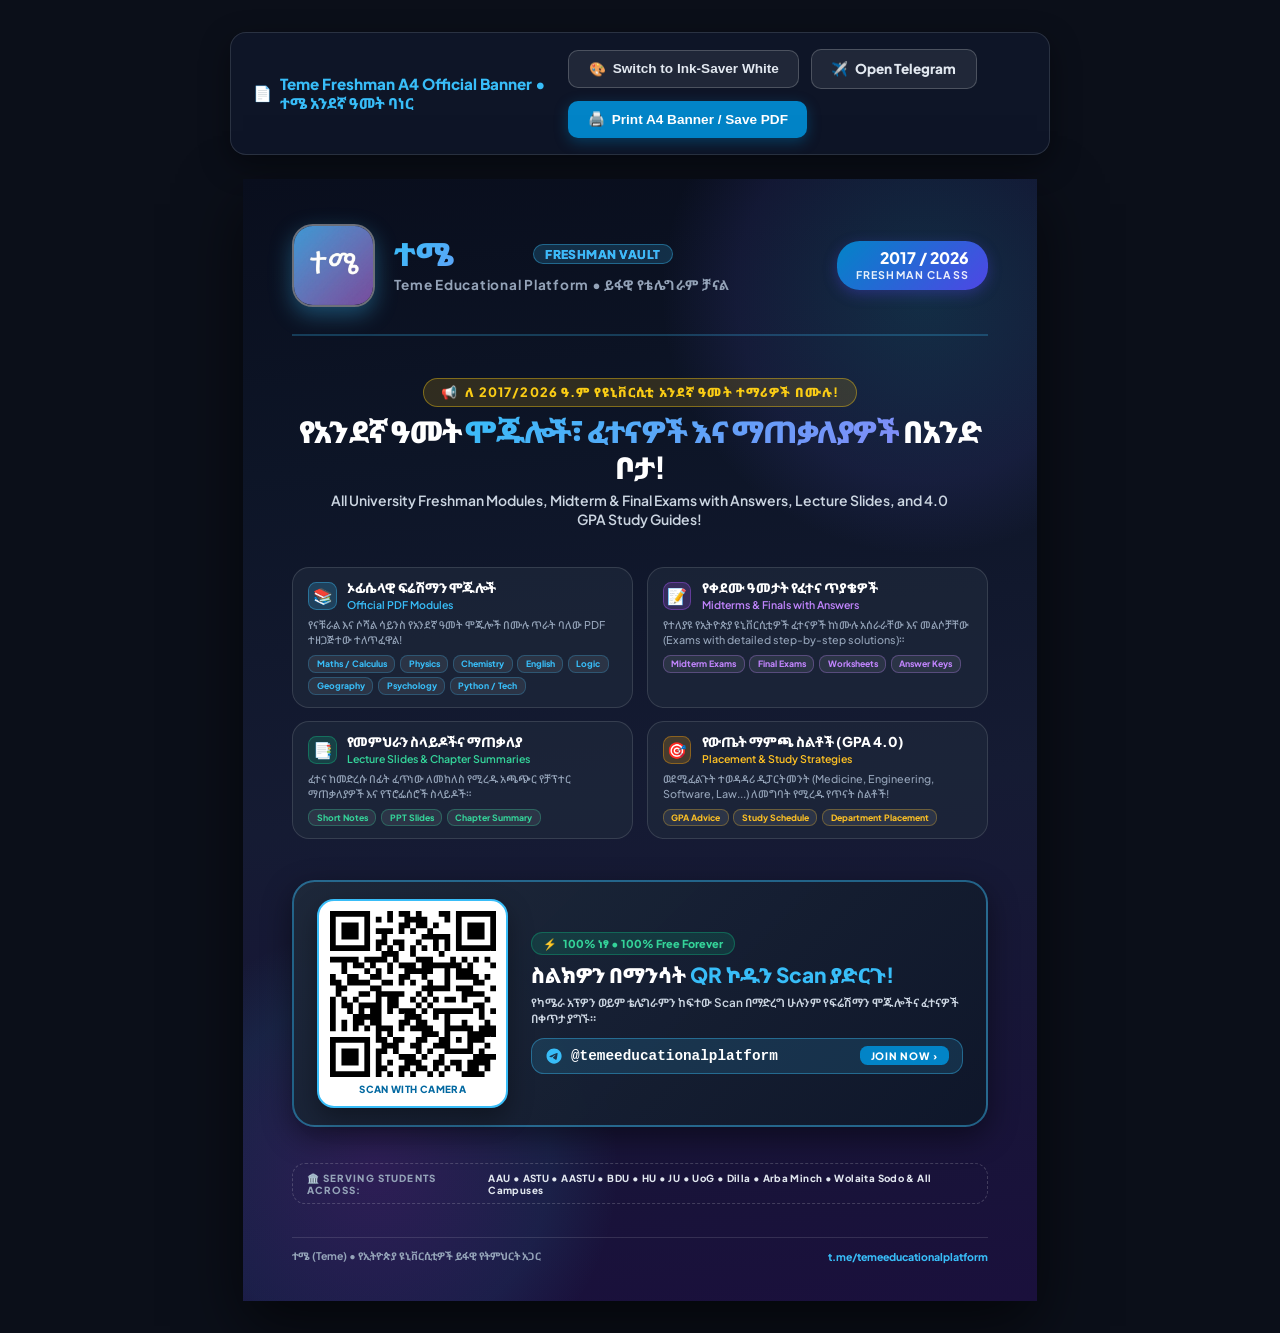
<file: freshman-banner.html>
<!DOCTYPE html>
<html lang="am">
<head>
  <meta charset="UTF-8">
  <meta name="viewport" content="width=device-width, initial-scale=1.0">
  <title>Teme - Freshman Students A4 Official Telegram Banner</title>
  <link rel="preconnect" href="https://fonts.googleapis.com">
  <link rel="preconnect" href="https://fonts.gstatic.com" crossorigin>
  <link href="https://fonts.googleapis.com/css2?family=Plus+Jakarta+Sans:wght@400;500;600;700;800;900&family=Noto+Sans+Ethiopic:wght@400;600;700;800;900&display=swap" rel="stylesheet">

  <style>
    /* ========================================================= */
    /* A4 PRINT AND PAGE SETUP (210mm x 297mm Standard Portrait) */
    /* ========================================================= */
    @page {
      size: A4 portrait;
      margin: 0;
    }

    * {
      box-sizing: border-box;
      margin: 0;
      padding: 0;
    }

    body {
      font-family: 'Plus Jakarta Sans', 'Noto Sans Ethiopic', -apple-system, BlinkMacSystemFont, 'Segoe UI', Roboto, sans-serif;
      background: #0b0f19;
      color: #0f172a;
      min-height: 100vh;
      display: flex;
      flex-direction: column;
      align-items: center;
      padding: 2rem 1rem;
      -webkit-font-smoothing: antialiased;
    }

    /* Screen-Only Control Toolbar */
    .screen-toolbar {
      width: 100%;
      max-width: 820px;
      background: rgba(15, 23, 42, 0.9);
      backdrop-filter: blur(12px);
      border: 1px solid rgba(255, 255, 255, 0.12);
      border-radius: 16px;
      padding: 1rem 1.4rem;
      display: flex;
      align-items: center;
      justify-content: space-between;
      gap: 1rem;
      margin-bottom: 1.5rem;
      box-shadow: 0 10px 30px rgba(0, 0, 0, 0.4);
    }

    .toolbar-title {
      font-size: 0.95rem;
      font-weight: 800;
      color: #38bdf8;
      display: flex;
      align-items: center;
      gap: 0.5rem;
    }

    .toolbar-actions {
      display: flex;
      align-items: center;
      gap: 0.75rem;
      flex-wrap: wrap;
    }

    .btn-action {
      background: #0284c7;
      color: #ffffff;
      border: none;
      padding: 0.65rem 1.2rem;
      border-radius: 10px;
      font-weight: 800;
      font-size: 0.85rem;
      cursor: pointer;
      display: inline-flex;
      align-items: center;
      gap: 0.45rem;
      transition: all 0.2s ease;
      text-decoration: none;
      box-shadow: 0 4px 14px rgba(2, 132, 199, 0.35);
    }

    .btn-action:hover {
      transform: translateY(-2px);
      box-shadow: 0 6px 20px rgba(2, 132, 199, 0.5);
    }

    .btn-secondary {
      background: rgba(255, 255, 255, 0.08);
      color: #e2e8f0;
      border: 1px solid rgba(255, 255, 255, 0.2);
      box-shadow: none;
    }

    .btn-secondary:hover {
      background: rgba(255, 255, 255, 0.16);
      transform: translateY(-2px);
    }

    /* ========================================================= */
    /* A4 POSTER CANVAS CONTAINER (Exact 210mm x 297mm Aspect)   */
    /* ========================================================= */
    .a4-sheet {
      width: 210mm;
      height: 297mm;
      position: relative;
      background: #ffffff;
      box-shadow: 0 25px 60px rgba(0, 0, 0, 0.6);
      overflow: hidden;
      display: flex;
      flex-direction: column;
      justify-content: space-between;
      padding: 12mm 13mm 10mm 13mm;
    }

    /* THEME 1: VIBRANT MODERN GRADIENT (DEFAULT) */
    .a4-sheet.theme-vibrant {
      background: linear-gradient(175deg, #090e1d 0%, #0d1527 25%, #151b33 55%, #1a103c 100%);
      color: #ffffff;
    }

    /* THEME 2: INK-SAVING CLEAN WHITE PRINT */
    .a4-sheet.theme-inksaver {
      background: #ffffff;
      color: #0f172a;
    }

    /* Background Geometric Decorative Accents */
    .bg-circle-1 {
      position: absolute;
      width: 140mm;
      height: 140mm;
      top: -40mm;
      right: -40mm;
      background: radial-gradient(circle, rgba(56, 189, 248, 0.16) 0%, rgba(99, 102, 241, 0.1) 50%, transparent 70%);
      border-radius: 50%;
      pointer-events: none;
      z-index: 1;
    }

    .bg-circle-2 {
      position: absolute;
      width: 130mm;
      height: 130mm;
      bottom: -30mm;
      left: -30mm;
      background: radial-gradient(circle, rgba(168, 85, 247, 0.15) 0%, rgba(56, 189, 248, 0.08) 50%, transparent 70%);
      border-radius: 50%;
      pointer-events: none;
      z-index: 1;
    }

    .theme-inksaver .bg-circle-1,
    .theme-inksaver .bg-circle-2 {
      opacity: 0.12;
    }

    .poster-content {
      position: relative;
      z-index: 2;
      height: 100%;
      display: flex;
      flex-direction: column;
      justify-content: space-between;
    }

    /* ========================================================= */
    /* 1. TOP HEADER & LOGO BANNER                               */
    /* ========================================================= */
    .header-banner {
      display: flex;
      align-items: center;
      justify-content: space-between;
      border-bottom: 2px solid rgba(56, 189, 248, 0.25);
      padding-bottom: 7mm;
    }

    .theme-inksaver .header-banner {
      border-bottom: 2px solid #0284c7;
    }

    .brand-cluster {
      display: flex;
      align-items: center;
      gap: 5mm;
    }

    .poster-logo {
      width: 22mm;
      height: 22mm;
      border-radius: 5.5mm;
      object-fit: cover;
      box-shadow: 0 8px 22px rgba(56, 189, 248, 0.35);
      border: 2px solid rgba(255, 255, 255, 0.4);
    }

    .theme-inksaver .poster-logo {
      box-shadow: 0 4px 14px rgba(0, 0, 0, 0.15);
      border: 1.5px solid #0284c7;
    }

    .brand-text-block h1 {
      font-size: 8.5mm;
      font-weight: 900;
      line-height: 1.05;
      letter-spacing: -0.3mm;
      background: linear-gradient(135deg, #38bdf8 0%, #818cf8 50%, #c084fc 100%);
      -webkit-background-clip: text;
      -webkit-text-fill-color: transparent;
      display: flex;
      align-items: center;
      gap: 3mm;
    }

    .theme-inksaver .brand-text-block h1 {
      background: none;
      -webkit-text-fill-color: initial;
      color: #0369a1;
    }

    .brand-badge-tag {
      font-size: 3.2mm;
      font-weight: 800;
      background: rgba(56, 189, 248, 0.18);
      color: #38bdf8;
      border: 1px solid rgba(56, 189, 248, 0.4);
      padding: 0.8mm 3mm;
      border-radius: 4mm;
      letter-spacing: 0.1mm;
      -webkit-text-fill-color: #38bdf8;
    }

    .theme-inksaver .brand-badge-tag {
      background: #e0f2fe;
      color: #0284c7;
      border-color: #bae6fd;
      -webkit-text-fill-color: #0284c7;
    }

    .brand-subtext {
      font-size: 3.6mm;
      font-weight: 700;
      color: #94a3b8;
      margin-top: 1mm;
      letter-spacing: 0.2mm;
    }

    .theme-inksaver .brand-subtext {
      color: #475569;
    }

    .target-year-pill {
      background: linear-gradient(135deg, #0284c7, #4f46e5);
      color: #ffffff;
      padding: 2.5mm 5mm;
      border-radius: 6mm;
      text-align: right;
      box-shadow: 0 4px 14px rgba(79, 70, 229, 0.35);
    }

    .target-year-pill .year-am {
      font-size: 4.2mm;
      font-weight: 900;
      line-height: 1.1;
    }

    .target-year-pill .year-en {
      font-size: 2.8mm;
      font-weight: 700;
      opacity: 0.9;
      text-transform: uppercase;
      letter-spacing: 0.3mm;
    }

    /* ========================================================= */
    /* 2. HERO STATEMENT & CALL-TO-ACTION TITLE                  */
    /* ========================================================= */
    .hero-title-section {
      text-align: center;
      margin: 4.5mm 0 3.5mm 0;
    }

    .hero-eyebrow {
      display: inline-flex;
      align-items: center;
      gap: 2mm;
      background: rgba(234, 179, 8, 0.16);
      color: #facc15;
      border: 1px solid rgba(250, 204, 21, 0.4);
      padding: 1.2mm 4.5mm;
      border-radius: 5mm;
      font-size: 3.4mm;
      font-weight: 900;
      letter-spacing: 0.3mm;
      margin-bottom: 2mm;
      text-transform: uppercase;
    }

    .theme-inksaver .hero-eyebrow {
      background: #fef9c3;
      color: #854d0e;
      border-color: #fde047;
    }

    .hero-main-heading {
      font-size: 8mm;
      font-weight: 900;
      line-height: 1.18;
      letter-spacing: -0.2mm;
      color: #ffffff;
      margin-bottom: 1.5mm;
    }

    .theme-inksaver .hero-main-heading {
      color: #0f172a;
    }

    .hero-main-heading span.highlight {
      background: linear-gradient(135deg, #38bdf8, #818cf8);
      -webkit-background-clip: text;
      -webkit-text-fill-color: transparent;
    }

    .theme-inksaver .hero-main-heading span.highlight {
      background: none;
      -webkit-text-fill-color: initial;
      color: #0284c7;
    }

    .hero-subheading {
      font-size: 3.7mm;
      color: #cbd5e1;
      font-weight: 600;
      line-height: 1.35;
      max-width: 170mm;
      margin: 0 auto;
    }

    .theme-inksaver .hero-subheading {
      color: #475569;
    }

    /* ========================================================= */
    /* 3. 4-CORE PILLARS (WHAT'S INSIDE THE CHANNEL)             */
    /* ========================================================= */
    .features-grid {
      display: grid;
      grid-template-columns: 1fr 1fr;
      gap: 3.5mm;
      margin-bottom: 4mm;
    }

    .feature-card {
      background: rgba(30, 41, 59, 0.7);
      border: 1.2px solid rgba(255, 255, 255, 0.12);
      border-radius: 4.5mm;
      padding: 3.2mm 4mm;
      position: relative;
    }

    .theme-inksaver .feature-card {
      background: #f8fafc;
      border: 1.2px solid #cbd5e1;
    }

    .feature-card-header {
      display: flex;
      align-items: center;
      gap: 2.8mm;
      margin-bottom: 1.8mm;
    }

    .feature-icon-badge {
      width: 7.5mm;
      height: 7.5mm;
      border-radius: 2.2mm;
      display: flex;
      align-items: center;
      justify-content: center;
      font-size: 4.2mm;
      flex-shrink: 0;
    }

    .icon-blue { background: rgba(56, 189, 248, 0.2); border: 1px solid rgba(56, 189, 248, 0.4); }
    .icon-purple { background: rgba(168, 85, 247, 0.2); border: 1px solid rgba(168, 85, 247, 0.4); }
    .icon-emerald { background: rgba(16, 185, 129, 0.2); border: 1px solid rgba(16, 185, 129, 0.4); }
    .icon-amber { background: rgba(245, 158, 11, 0.2); border: 1px solid rgba(245, 158, 11, 0.4); }

    .theme-inksaver .icon-blue { background: #e0f2fe; border-color: #7dd3fc; }
    .theme-inksaver .icon-purple { background: #f3e8ff; border-color: #d8b4fe; }
    .theme-inksaver .icon-emerald { background: #dcfce7; border-color: #86efac; }
    .theme-inksaver .icon-amber { background: #fef3c7; border-color: #fde047; }

    .feature-title {
      font-size: 3.6mm;
      font-weight: 800;
      color: #ffffff;
      line-height: 1.15;
    }

    .theme-inksaver .feature-title {
      color: #0f172a;
    }

    .feature-desc {
      font-size: 2.85mm;
      color: #94a3b8;
      line-height: 1.35;
      font-weight: 500;
    }

    .theme-inksaver .feature-desc {
      color: #334155;
    }

    .course-tags-row {
      display: flex;
      flex-wrap: wrap;
      gap: 1.2mm;
      margin-top: 2mm;
    }

    .course-tag {
      font-size: 2.3mm;
      font-weight: 750;
      padding: 0.6mm 2mm;
      border-radius: 2mm;
      background: rgba(255, 255, 255, 0.08);
      color: #38bdf8;
      border: 1px solid rgba(56, 189, 248, 0.25);
    }

    .theme-inksaver .course-tag {
      background: #e2e8f0;
      color: #0369a1;
      border-color: #cbd5e1;
    }

    /* ========================================================= */
    /* 4. THE MASTER QR CODE & CALL-TO-ACTION SHOWCASE           */
    /* ========================================================= */
    .cta-center-container {
      background: linear-gradient(135deg, rgba(30, 41, 59, 0.95), rgba(15, 23, 42, 0.98));
      border: 2px solid rgba(56, 189, 248, 0.45);
      border-radius: 6mm;
      padding: 4.5mm 6mm;
      display: flex;
      align-items: center;
      justify-content: space-between;
      gap: 6mm;
      box-shadow: 0 10px 30px rgba(0, 0, 0, 0.45);
      position: relative;
    }

    .theme-inksaver .cta-center-container {
      background: #f8fafc;
      border: 2px solid #0284c7;
      box-shadow: 0 4px 18px rgba(0, 0, 0, 0.08);
    }

    /* Left Side QR Code Frame */
    .qr-frame-box {
      background: #ffffff;
      padding: 2.8mm;
      border-radius: 4.5mm;
      box-shadow: 0 10px 25px rgba(0, 0, 0, 0.35);
      display: flex;
      flex-direction: column;
      align-items: center;
      flex-shrink: 0;
      border: 2px solid #38bdf8;
    }

    .theme-inksaver .qr-frame-box {
      border: 2px solid #0284c7;
      box-shadow: 0 4px 14px rgba(0, 0, 0, 0.12);
    }

    .qr-image {
      width: 44mm;
      height: 44mm;
      display: block;
    }

    .qr-caption-pill {
      margin-top: 1.5mm;
      font-size: 2.6mm;
      font-weight: 850;
      color: #0369a1;
      letter-spacing: 0.1mm;
      text-transform: uppercase;
    }

    /* Right Side Action Copy */
    .cta-copy-side {
      flex: 1;
      display: flex;
      flex-direction: column;
      justify-content: center;
      gap: 2mm;
    }

    .cta-badge-live {
      display: inline-flex;
      align-items: center;
      gap: 1.5mm;
      font-size: 2.9mm;
      font-weight: 850;
      color: #34d399;
      background: rgba(16, 185, 129, 0.16);
      border: 1px solid rgba(16, 185, 129, 0.35);
      padding: 0.8mm 3mm;
      border-radius: 3mm;
      width: fit-content;
    }

    .theme-inksaver .cta-badge-live {
      background: #dcfce7;
      color: #15803d;
      border-color: #86efac;
    }

    .cta-main-title {
      font-size: 5.5mm;
      font-weight: 900;
      color: #ffffff;
      line-height: 1.18;
    }

    .theme-inksaver .cta-main-title {
      color: #0f172a;
    }

    .cta-main-title span {
      color: #38bdf8;
    }

    .theme-inksaver .cta-main-title span {
      color: #0284c7;
    }

    .cta-instructions {
      font-size: 3.1mm;
      color: #cbd5e1;
      line-height: 1.35;
      font-weight: 600;
    }

    .theme-inksaver .cta-instructions {
      color: #475569;
    }

    /* Telegram Channel Link Pill */
    .tg-link-card {
      background: rgba(56, 189, 248, 0.15);
      border: 1.5px solid rgba(56, 189, 248, 0.4);
      border-radius: 3.5mm;
      padding: 2mm 3.5mm;
      display: flex;
      align-items: center;
      justify-content: space-between;
      gap: 2mm;
      margin-top: 1mm;
    }

    .theme-inksaver .tg-link-card {
      background: #e0f2fe;
      border-color: #0284c7;
    }

    .tg-channel-name {
      display: flex;
      align-items: center;
      gap: 2mm;
      font-size: 3.8mm;
      font-weight: 900;
      color: #ffffff;
      font-family: monospace;
    }

    .theme-inksaver .tg-channel-name {
      color: #0369a1;
    }

    .tg-channel-name svg {
      width: 4.8mm;
      height: 4.8mm;
      fill: #38bdf8;
    }

    .theme-inksaver .tg-channel-name svg {
      fill: #0284c7;
    }

    .tg-join-badge {
      font-size: 2.7mm;
      font-weight: 850;
      background: #0284c7;
      color: #ffffff;
      padding: 0.8mm 2.8mm;
      border-radius: 2mm;
      text-transform: uppercase;
      letter-spacing: 0.2mm;
    }

    /* ========================================================= */
    /* 5. CAMPUS TRUST TICKER (UNIVERSITIES COVERED)             */
    /* ========================================================= */
    .campus-ticker-box {
      border: 1px dashed rgba(255, 255, 255, 0.18);
      border-radius: 3.5mm;
      padding: 2mm 3.5mm;
      display: flex;
      align-items: center;
      justify-content: space-between;
      margin-top: 3mm;
      margin-bottom: 2mm;
    }

    .theme-inksaver .campus-ticker-box {
      border: 1px dashed #cbd5e1;
      background: #f1f5f9;
    }

    .ticker-label {
      font-size: 2.6mm;
      font-weight: 850;
      color: #94a3b8;
      text-transform: uppercase;
      letter-spacing: 0.3mm;
    }

    .theme-inksaver .ticker-label {
      color: #475569;
    }

    .ticker-unis {
      font-size: 2.6mm;
      font-weight: 750;
      color: #e2e8f0;
      letter-spacing: 0.1mm;
    }

    .theme-inksaver .ticker-unis {
      color: #0f172a;
    }

    /* ========================================================= */
    /* 6. POSTER FOOTER                                          */
    /* ========================================================= */
    .poster-footer {
      border-top: 1.5px solid rgba(255, 255, 255, 0.12);
      padding-top: 3mm;
      display: flex;
      align-items: center;
      justify-content: space-between;
      font-size: 2.8mm;
      color: #94a3b8;
    }

    .theme-inksaver .poster-footer {
      border-top: 1.5px solid #e2e8f0;
      color: #64748b;
    }

    .footer-left {
      display: flex;
      align-items: center;
      gap: 2mm;
      font-weight: 700;
    }

    .footer-right {
      text-align: right;
      font-weight: 750;
      color: #38bdf8;
    }

    .theme-inksaver .footer-right {
      color: #0284c7;
    }

    /* ========================================================= */
    /* PRINT SPECIFIC OVERRIDES (CRUCIAL FOR ACCURATE A4 OUTPUT) */
    /* ========================================================= */
    @media print {
      body {
        background: none !important;
        padding: 0 !important;
        margin: 0 !important;
      }

      .screen-toolbar {
        display: none !important;
      }

      .a4-sheet {
        box-shadow: none !important;
        margin: 0 !important;
        width: 210mm !important;
        height: 297mm !important;
        page-break-after: avoid;
        page-break-inside: avoid;
        -webkit-print-color-adjust: exact !important;
        print-color-adjust: exact !important;
      }
    }
  </style>
</head>
<body>

  <!-- Screen-Only Controls Bar -->
  <div class="screen-toolbar">
    <div class="toolbar-title">
      <span>📄</span>
      <span>Teme Freshman A4 Official Banner • ተሜ አንደኛ ዓመት ባነር</span>
    </div>

    <div class="toolbar-actions">
      <!-- Theme Switcher (Vibrant Gradient vs Clean White Print) -->
      <button class="btn-action btn-secondary" onclick="toggleTheme()" id="btn-theme">
        <span>🎨</span>
        <span id="theme-btn-text">Switch to Ink-Saver White</span>
      </button>

      <!-- Direct Telegram Channel Link -->
      <a href="https://t.me/temeeducationalplatform" target="_blank" class="btn-action btn-secondary">
        <span>✈️</span>
        <span>Open Telegram</span>
      </a>

      <!-- 1-Click Print A4 Banner -->
      <button class="btn-action" onclick="window.print()">
        <span>🖨️</span>
        <span>Print A4 Banner / Save PDF</span>
      </button>
    </div>
  </div>

  <!-- A4 POSTER SHEET (210mm x 297mm) -->
  <div class="a4-sheet theme-vibrant" id="poster-sheet">
    
    <!-- Background Gradient Ambience -->
    <div class="bg-circle-1"></div>
    <div class="bg-circle-2"></div>

    <div class="poster-content">
      
      <!-- 1. TOP HEADER & LOGO BRANDING -->
      <div class="header-banner">
        <div class="brand-cluster">
          <img src="assets/teme_freshman_logo.png" alt="Teme Logo" class="poster-logo">
          <div class="brand-text-block">
            <h1>
              <span>ተሜ</span>
              <span style="font-weight: 400; font-size: 5.5mm; opacity: 0.85;">| TEME</span>
              <span class="brand-badge-tag">FRESHMAN VAULT</span>
            </h1>
            <div class="brand-subtext">Teme Educational Platform • ይፋዊ የቴሌግራም ቻናል</div>
          </div>
        </div>

        <div class="target-year-pill">
          <div class="year-am">2017 / 2026</div>
          <div class="year-en">Freshman Class</div>
        </div>
      </div>

      <!-- 2. HERO HEADLINE -->
      <div class="hero-title-section">
        <div class="hero-eyebrow">
          <span>📢</span>
          <span>ለ 2017/2026 ዓ.ም የዩኒቨርሲቲ አንደኛ ዓመት ተማሪዎች በሙሉ!</span>
        </div>
        <h2 class="hero-main-heading">
          የአንደኛ ዓመት <span class="highlight">ሞጁሎች፣ ፈተናዎች እና ማጠቃለያዎች</span> በአንድ ቦታ!
        </h2>
        <p class="hero-subheading">
          All University Freshman Modules, Midterm &amp; Final Exams with Answers, Lecture Slides, and 4.0 GPA Study Guides!
        </p>
      </div>

      <!-- 3. FOUR CORE EDUCATIONAL PILLARS -->
      <div class="features-grid">
        
        <!-- Pillar 1: Modules & Textbooks -->
        <div class="feature-card">
          <div class="feature-card-header">
            <div class="feature-icon-badge icon-blue">📚</div>
            <div class="feature-title">ኦፊሴላዊ ፍሬሽማን ሞጁሎች<br><span style="font-size: 2.8mm; font-weight: 600; color:#38bdf8;">Official PDF Modules</span></div>
          </div>
          <div class="feature-desc">
            የናቹራል እና ሶሻል ሳይንስ የአንደኛ ዓመት ሞጁሎች በሙሉ ጥራት ባለው PDF ተዘጋጅተው ተለጥፈዋል!
          </div>
          <div class="course-tags-row">
            <span class="course-tag">Maths / Calculus</span>
            <span class="course-tag">Physics</span>
            <span class="course-tag">Chemistry</span>
            <span class="course-tag">English</span>
            <span class="course-tag">Logic</span>
            <span class="course-tag">Geography</span>
            <span class="course-tag">Psychology</span>
            <span class="course-tag">Python / Tech</span>
          </div>
        </div>

        <!-- Pillar 2: Midterm & Final Model Exams -->
        <div class="feature-card">
          <div class="feature-card-header">
            <div class="feature-icon-badge icon-purple">📝</div>
            <div class="feature-title">የቀደሙ ዓመታት የፈተና ጥያቄዎች<br><span style="font-size: 2.8mm; font-weight: 600; color:#c084fc;">Midterms &amp; Finals with Answers</span></div>
          </div>
          <div class="feature-desc">
            የተለያዩ የኢትዮጵያ ዩኒቨርሲቲዎች ፈተናዎች ከነሙሉ አሰራራቸው እና መልሶቻቸው (Exams with detailed step-by-step solutions)።
          </div>
          <div class="course-tags-row">
            <span class="course-tag" style="color: #c084fc; border-color: rgba(192, 132, 252, 0.3);">Midterm Exams</span>
            <span class="course-tag" style="color: #c084fc; border-color: rgba(192, 132, 252, 0.3);">Final Exams</span>
            <span class="course-tag" style="color: #c084fc; border-color: rgba(192, 132, 252, 0.3);">Worksheets</span>
            <span class="course-tag" style="color: #c084fc; border-color: rgba(192, 132, 252, 0.3);">Answer Keys</span>
          </div>
        </div>

        <!-- Pillar 3: PPT Slides & Summaries -->
        <div class="feature-card">
          <div class="feature-card-header">
            <div class="feature-icon-badge icon-emerald">📑</div>
            <div class="feature-title">የመምህራን ስላይዶችና ማጠቃለያ<br><span style="font-size: 2.8mm; font-weight: 600; color:#34d399;">Lecture Slides &amp; Chapter Summaries</span></div>
          </div>
          <div class="feature-desc">
            ፈተና ከመድረሱ በፊት ፈጥነው ለመከለስ የሚረዱ አጫጭር የቻፕተር ማጠቃለያዎች እና የፕሮፌሰሮች ስላይዶች።
          </div>
          <div class="course-tags-row">
            <span class="course-tag" style="color: #34d399; border-color: rgba(52, 211, 153, 0.3);">Short Notes</span>
            <span class="course-tag" style="color: #34d399; border-color: rgba(52, 211, 153, 0.3);">PPT Slides</span>
            <span class="course-tag" style="color: #34d399; border-color: rgba(52, 211, 153, 0.3);">Chapter Summary</span>
          </div>
        </div>

        <!-- Pillar 4: 4.0 GPA & Department Placement -->
        <div class="feature-card">
          <div class="feature-card-header">
            <div class="feature-icon-badge icon-amber">🎯</div>
            <div class="feature-title">የውጤት ማምጫ ስልቶች (GPA 4.0)<br><span style="font-size: 2.8mm; font-weight: 600; color:#fbbf24;">Placement &amp; Study Strategies</span></div>
          </div>
          <div class="feature-desc">
            ወደሚፈልጉት ተወዳዳሪ ዲፓርትመንት (Medicine, Engineering, Software, Law...) ለመግባት የሚረዱ የጥናት ስልቶች!
          </div>
          <div class="course-tags-row">
            <span class="course-tag" style="color: #fbbf24; border-color: rgba(251, 191, 36, 0.3);">GPA Advice</span>
            <span class="course-tag" style="color: #fbbf24; border-color: rgba(251, 191, 36, 0.3);">Study Schedule</span>
            <span class="course-tag" style="color: #fbbf24; border-color: rgba(251, 191, 36, 0.3);">Department Placement</span>
          </div>
        </div>

      </div>

      <!-- 4. MASTER CALL-TO-ACTION & QR CODE -->
      <div class="cta-center-container">
        
        <!-- Left: Razor-Sharp QR Code -->
        <div class="qr-frame-box">
          <img src="assets/teme_freshman_qr.svg" alt="Scan to Join Teme Telegram" class="qr-image" onerror="this.src='assets/teme_freshman_qr.png'">
          <div class="qr-caption-pill">SCAN WITH CAMERA</div>
        </div>

        <!-- Right: Join Directives -->
        <div class="cta-copy-side">
          <div class="cta-badge-live">
            <span>⚡</span>
            <span>100% ነፃ • 100% Free Forever</span>
          </div>

          <div class="cta-main-title">
            ስልክዎን በማንሳት <span>QR ኮዱን Scan ያድርጉ!</span>
          </div>

          <div class="cta-instructions">
            የካሜራ አፕዎን ወይም ቴሌግራምን ከፍተው Scan በማድረግ ሁሉንም የፍሬሽማን ሞጁሎችና ፈተናዎች በቀጥታ ያግኙ።
          </div>

          <!-- Telegram Channel Link -->
          <div class="tg-link-card">
            <div class="tg-channel-name">
              <svg viewBox="0 0 24 24"><path d="M12 2C6.48 2 2 6.48 2 12s4.48 10 10 10 10-4.48 10-10S17.52 2 12 2zm4.64 6.8c-.15 1.58-.8 5.42-1.13 7.19-.14.75-.42 1-.68 1.03-.58.05-1.02-.38-1.58-.75-.88-.58-1.38-.94-2.23-1.5-.99-.65-.35-1.01.22-1.59.15-.15 2.71-2.48 2.76-2.69a.2.2 0 0 0-.05-.18c-.06-.05-.14-.03-.21-.02-.09.02-1.49.95-4.22 2.79-.4.27-.76.41-1.08.4-.36-.01-1.04-.2-1.55-.37-.63-.2-1.12-.31-1.08-.66.02-.18.27-.36.75-.55 2.92-1.27 4.86-2.11 5.83-2.51 2.78-1.16 3.35-1.36 3.73-1.36.08 0 .27.02.39.12.1.08.13.19.14.27-.01.06.01.24 0 .38z"/></svg>
              <span>@temeeducationalplatform</span>
            </div>
            <div class="tg-join-badge">Join Now ›</div>
          </div>
        </div>

      </div>

      <!-- 5. ALL CAMPUSES TICKER -->
      <div class="campus-ticker-box">
        <span class="ticker-label">🏛️ Serving Students Across:</span>
        <span class="ticker-unis">AAU • ASTU • AASTU • BDU • HU • JU • UoG • Dilla • Arba Minch • Wolaita Sodo &amp; All Campuses</span>
      </div>

      <!-- 6. FOOTER -->
      <div class="poster-footer">
        <div class="footer-left">
          <span>ተሜ (Teme) • የኢትዮጵያ ዩኒቨርሲቲዎች ይፋዊ የትምህርት አጋር</span>
        </div>
        <div class="footer-right">
          <span>t.me/temeeducationalplatform</span>
        </div>
      </div>

    </div>
  </div>

  <script>
    // Theme Switcher for Screen & Printing (Vibrant vs Ink-Saving Clean White)
    let isInkSaver = false;
    function toggleTheme() {
      const sheet = document.getElementById('poster-sheet');
      const btnText = document.getElementById('theme-btn-text');
      isInkSaver = !isInkSaver;
      if (isInkSaver) {
        sheet.classList.remove('theme-vibrant');
        sheet.classList.add('theme-inksaver');
        btnText.innerText = 'Switch to Vibrant Gradient';
      } else {
        sheet.classList.remove('theme-inksaver');
        sheet.classList.add('theme-vibrant');
        btnText.innerText = 'Switch to Ink-Saver White';
      }
    }
  </script>

</body>
</html>
</file>
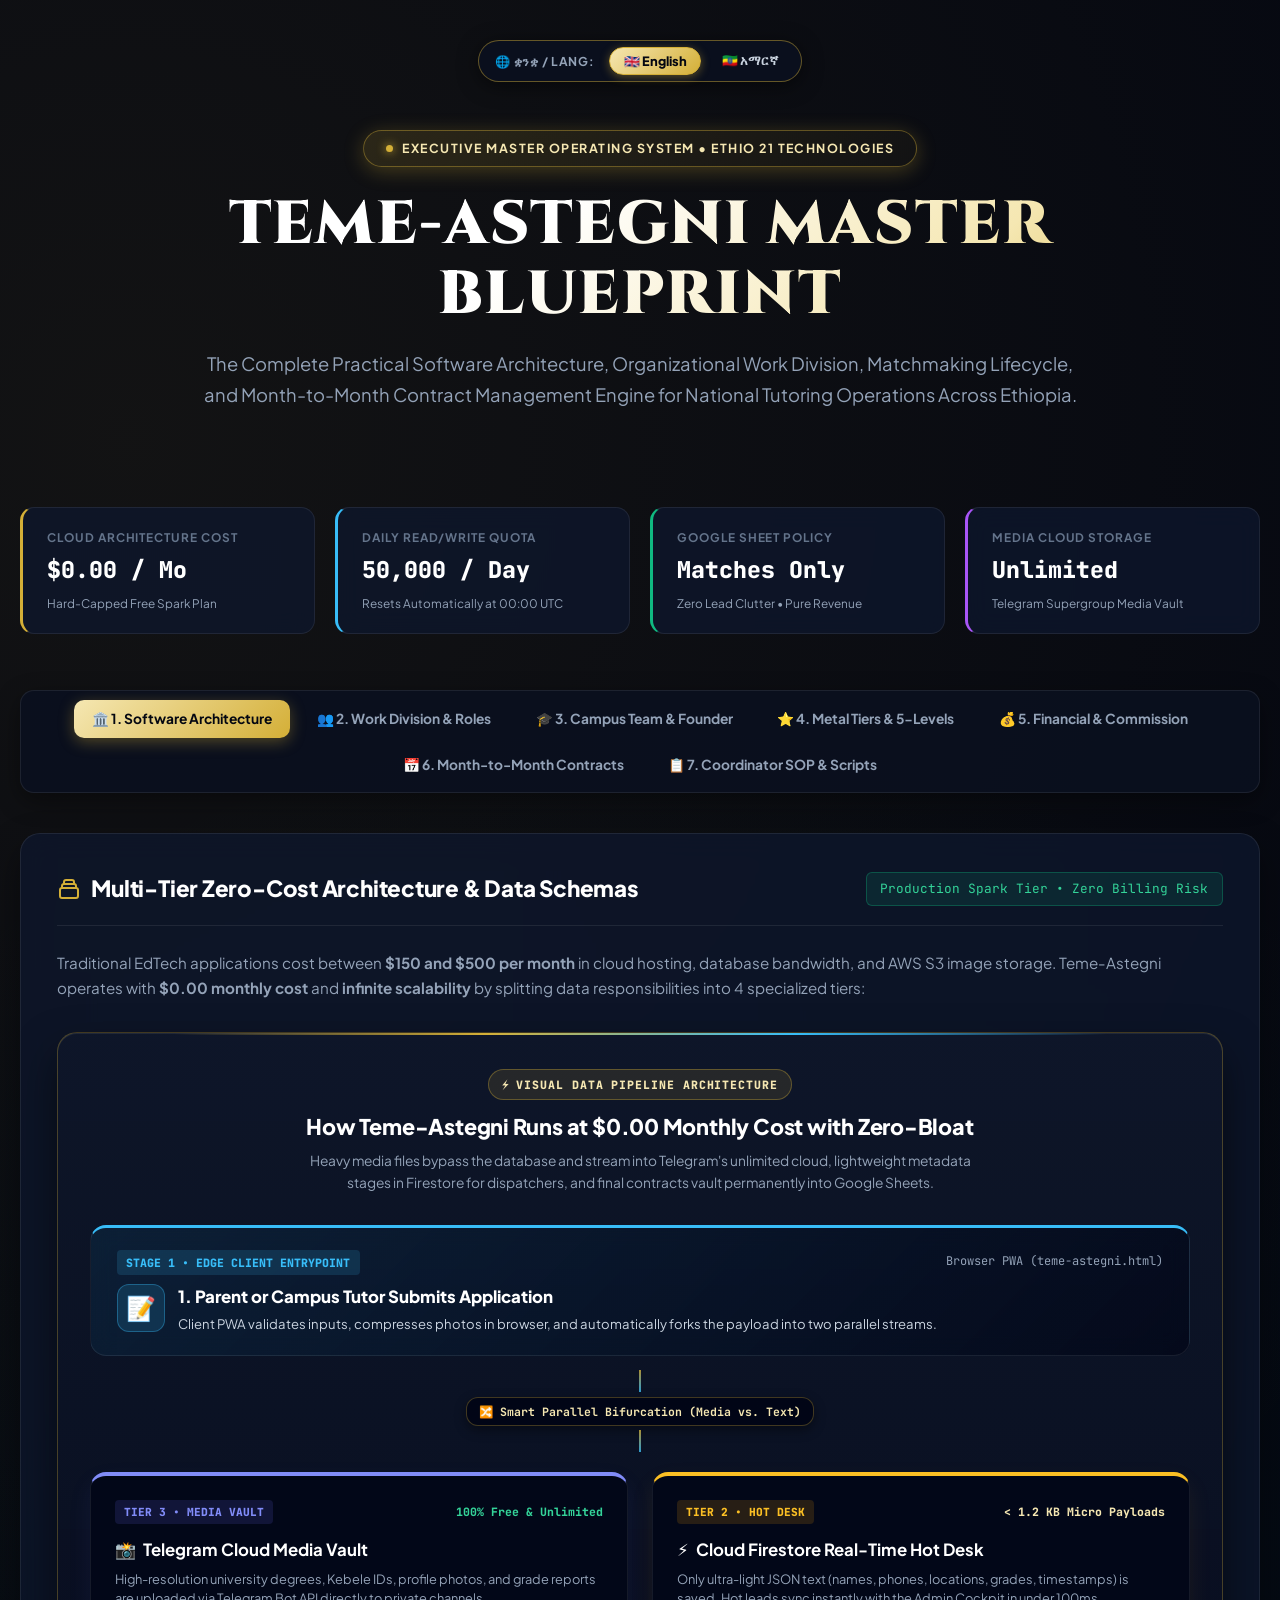
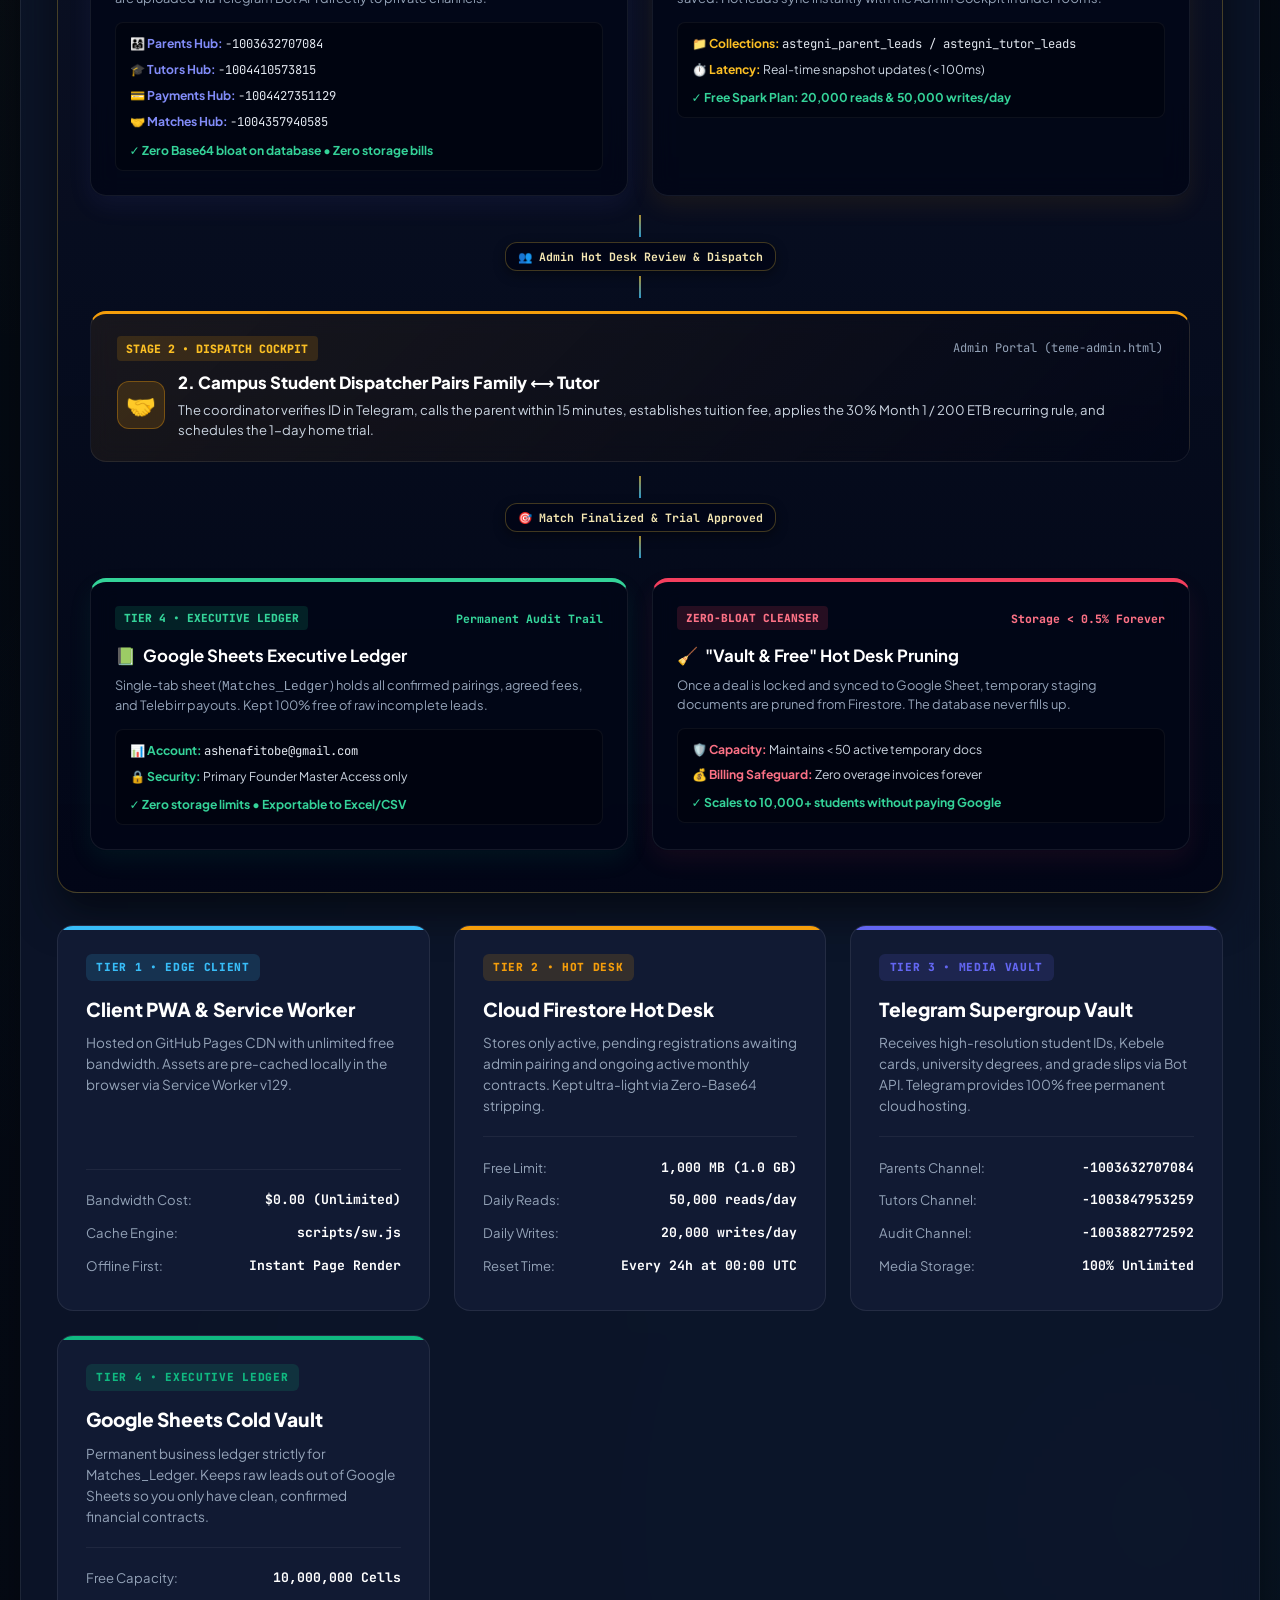
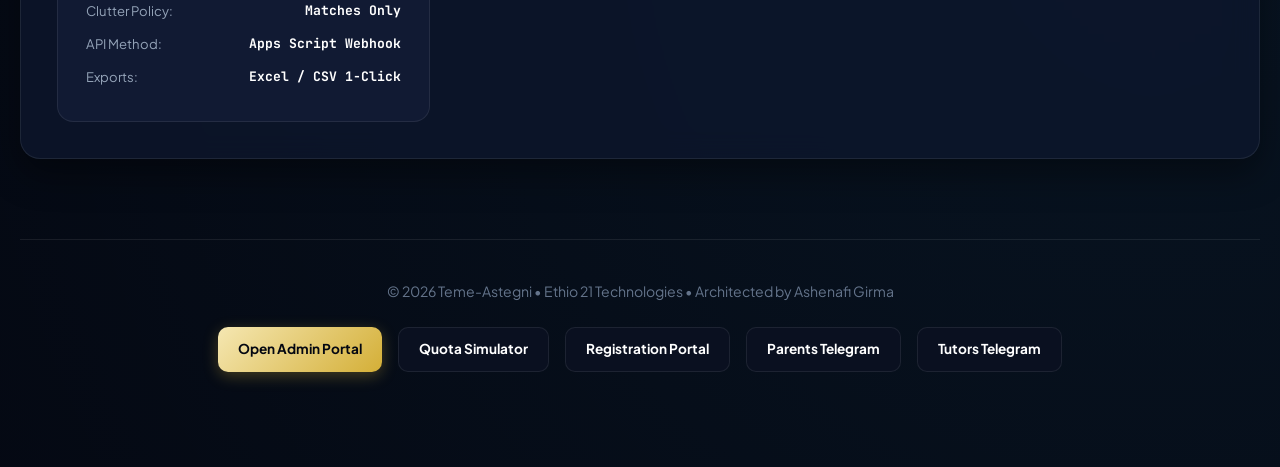
<file: teme_astegni_master_architecture.html>
<!DOCTYPE html>
<html lang="en">
<head>
  <meta charset="UTF-8">
  <meta name="viewport" content="width=device-width, initial-scale=1.0">
  <title>Teme-Astegni | Master Architecture & Operational Blueprint (Bilingual)</title>
  <link rel="preconnect" href="https://fonts.googleapis.com">
  <link rel="preconnect" href="https://fonts.gstatic.com" crossorigin>
  <link href="https://fonts.googleapis.com/css2?family=Plus+Jakarta+Sans:wght@300;400;500;600;700;800;900&family=JetBrains+Mono:wght@400;500;600;700&family=Cinzel:wght@600;700;800;900&family=Noto+Sans+Ethiopic:wght@400;600;700;800&display=swap" rel="stylesheet">
  <style>
    :root {
      --bg: #040711;
      --bg-surface: #0a1020;
      --bg-card: rgba(14, 23, 46, 0.75);
      --bg-elevated: #111a33;
      --border: rgba(255, 255, 255, 0.08);
      --border-strong: rgba(255, 255, 255, 0.16);
      
      --gold: #d4af37;
      --gold-light: #f5e7b2;
      --gold-glow: rgba(212, 175, 55, 0.28);
      
      --cyan: #38bdf8;
      --cyan-glow: rgba(56, 189, 248, 0.25);
      
      --emerald: #10b981;
      --emerald-glow: rgba(16, 185, 129, 0.25);
      
      --rose: #f43f5e;
      --amber: #f59e0b;
      --indigo: #6366f1;
      --purple: #a855f7;
      
      --text: #f8fafc;
      --text-muted: #94a3b8;
      --text-dim: #64748b;
      
      --font-main: 'Plus Jakarta Sans', system-ui, -apple-system, sans-serif;
      --font-am: 'Noto Sans Ethiopic', 'Plus Jakarta Sans', sans-serif;
      --font-classic: 'Cinzel', serif;
      --font-mono: 'JetBrains Mono', monospace;
    }

    * {
      box-sizing: border-box;
      margin: 0;
      padding: 0;
    }

    body {
      background-color: var(--bg);
      background-image: 
        radial-gradient(circle at 10% 12%, rgba(212, 175, 55, 0.07) 0%, transparent 45%),
        radial-gradient(circle at 90% 85%, rgba(56, 189, 248, 0.07) 0%, transparent 45%),
        radial-gradient(circle at 50% 50%, rgba(16, 185, 129, 0.04) 0%, transparent 60%);
      color: var(--text);
      font-family: var(--font-main);
      line-height: 1.65;
      padding: 2.5rem 1.25rem 6rem;
      min-height: 100vh;
    }

    body.lang-am {
      font-family: var(--font-am);
    }

    /* BILINGUAL VISIBILITY TOGGLE */
    body.lang-am .lang-en { display: none !important; }
    body:not(.lang-am) .lang-am { display: none !important; }

    .wrapper {
      max-width: 1340px;
      margin: 0 auto;
    }

    /* TOP LANGUAGE SWITCHER */
    .top-lang-bar {
      display: flex;
      justify-content: center;
      margin-bottom: 1.5rem;
    }

    .lang-switcher-pill {
      display: inline-flex;
      align-items: center;
      gap: 0.4rem;
      background: rgba(10, 16, 32, 0.9);
      border: 1.5px solid rgba(212, 175, 55, 0.45);
      padding: 0.35rem 0.5rem;
      border-radius: 999px;
      box-shadow: 0 4px 20px rgba(0, 0, 0, 0.5);
    }

    .lang-switcher-label {
      font-size: 0.76rem;
      color: #94a3b8;
      font-weight: 700;
      padding: 0 0.5rem;
      text-transform: uppercase;
      letter-spacing: 0.06em;
    }

    .lang-btn {
      background: transparent;
      border: 1px solid transparent;
      color: #cbd5e1;
      padding: 0.3rem 0.85rem;
      font-size: 0.8rem;
      font-weight: 700;
      border-radius: 999px;
      cursor: pointer;
      transition: all 0.2s ease;
      font-family: inherit;
    }

    .lang-btn:hover {
      color: #fff;
    }

    .lang-btn.active {
      background: linear-gradient(135deg, var(--gold-light), var(--gold));
      color: #040711;
      border-color: var(--gold);
      font-weight: 800;
      box-shadow: 0 2px 10px rgba(212, 175, 55, 0.4);
    }

    /* EXECUTIVE HEADER */
    .hero-header {
      text-align: center;
      margin-bottom: 3.5rem;
      position: relative;
      padding: 1.5rem 1rem 1rem;
    }

    .regal-tag {
      display: inline-flex;
      align-items: center;
      gap: 0.6rem;
      background: linear-gradient(135deg, rgba(212, 175, 55, 0.15), rgba(212, 175, 55, 0.04));
      border: 1px solid rgba(212, 175, 55, 0.4);
      padding: 0.45rem 1.35rem;
      border-radius: 999px;
      font-size: 0.78rem;
      font-weight: 700;
      letter-spacing: 0.12em;
      text-transform: uppercase;
      color: var(--gold-light);
      margin-bottom: 1.5rem;
      box-shadow: 0 4px 20px var(--gold-glow);
    }

    .regal-dot {
      width: 7px;
      height: 7px;
      border-radius: 50%;
      background: var(--gold);
      box-shadow: 0 0 10px var(--gold);
      animation: pulseGold 2s infinite;
    }

    @keyframes pulseGold {
      0%, 100% { opacity: 1; transform: scale(1); }
      50% { opacity: 0.4; transform: scale(0.85); }
    }

    .hero-title {
      font-family: var(--font-classic);
      font-size: clamp(2.2rem, 5vw, 3.8rem);
      font-weight: 900;
      letter-spacing: 0.03em;
      background: linear-gradient(135deg, #ffffff 40%, #f5e7b2 75%, #d4af37 100%);
      -webkit-background-clip: text;
      -webkit-text-fill-color: transparent;
      margin-bottom: 1.1rem;
      line-height: 1.15;
    }

    body.lang-am .hero-title {
      font-family: var(--font-am);
      font-weight: 900;
    }

    .hero-subtitle {
      font-size: 1.15rem;
      color: var(--text-muted);
      max-width: 880px;
      margin: 0 auto 1.5rem;
      font-weight: 400;
      line-height: 1.7;
    }

    /* TOP STATS STRIP */
    .stats-strip {
      display: grid;
      grid-template-columns: repeat(auto-fit, minmax(220px, 1fr));
      gap: 1.25rem;
      margin-bottom: 3.5rem;
    }

    .stat-pill {
      background: var(--bg-card);
      border: 1px solid var(--border);
      border-radius: 14px;
      padding: 1.25rem 1.5rem;
      backdrop-filter: blur(12px);
      border-left: 3.5px solid var(--gold);
    }

    .stat-pill.cyan { border-left-color: var(--cyan); }
    .stat-pill.green { border-left-color: var(--emerald); }
    .stat-pill.purple { border-left-color: var(--purple); }

    .stat-pill .lbl {
      font-size: 0.74rem;
      text-transform: uppercase;
      letter-spacing: 0.08em;
      color: var(--text-dim);
      font-weight: 700;
      margin-bottom: 0.25rem;
    }

    .stat-pill .val {
      font-size: 1.45rem;
      font-weight: 800;
      color: #fff;
      font-family: var(--font-mono);
    }

    .stat-pill .sub {
      font-size: 0.74rem;
      color: var(--text-muted);
      margin-top: 0.25rem;
    }

    /* NAVIGATION TABS */
    .tab-bar {
      display: flex;
      justify-content: flex-start;
      align-items: center;
      gap: 0.5rem;
      margin-bottom: 2.5rem;
      background: rgba(10, 16, 32, 0.9);
      padding: 0.55rem 0.75rem;
      border-radius: 14px;
      border: 1px solid var(--border);
      position: relative; /* Normal flow: NEVER sticks or blocks the screen! */
      overflow-x: auto; /* Clean horizontal scroll on smaller screens */
      white-space: nowrap;
      scrollbar-width: thin;
      -webkit-overflow-scrolling: touch;
      box-shadow: 0 8px 25px rgba(0, 0, 0, 0.4);
    }

    @media (min-width: 1180px) {
      .tab-bar {
        justify-content: center;
        flex-wrap: wrap;
        white-space: normal;
      }
    }

    .tab-btn {
      flex-shrink: 0;
      white-space: nowrap;
      background: transparent;
      border: none;
      color: var(--text-muted);
      padding: 0.65rem 1.15rem;
      font-size: 0.86rem;
      font-weight: 700;
      border-radius: 10px;
      cursor: pointer;
      transition: all 0.2s ease;
      font-family: inherit;
      display: inline-flex;
      align-items: center;
      gap: 0.45rem;
    }

    .tab-btn:hover {
      color: #fff;
      background: rgba(255, 255, 255, 0.05);
    }

    .tab-btn.active {
      color: #040711;
      background: linear-gradient(135deg, var(--gold-light), var(--gold));
      box-shadow: 0 4px 15px rgba(212, 175, 55, 0.35);
    }

    /* TAB CONTENT PANELS */
    .tab-content {
      display: none;
    }

    .tab-content.active {
      display: block;
      animation: fadeIn 0.3s ease;
    }

    @keyframes fadeIn {
      from { opacity: 0; transform: translateY(6px); }
      to { opacity: 1; transform: translateY(0); }
    }

    /* CARDS */
    .card {
      background: var(--bg-card);
      border: 1px solid var(--border);
      border-radius: 20px;
      padding: 2.25rem;
      margin-bottom: 2.5rem;
      box-shadow: 0 15px 35px rgba(0, 0, 0, 0.4);
      backdrop-filter: blur(14px);
    }

    .card-header {
      display: flex;
      align-items: center;
      justify-content: space-between;
      margin-bottom: 1.5rem;
      border-bottom: 1px solid var(--border);
      padding-bottom: 1.1rem;
      flex-wrap: wrap;
      gap: 0.75rem;
    }

    .card-title {
      font-size: 1.4rem;
      font-weight: 800;
      color: #fff;
      display: flex;
      align-items: center;
      gap: 0.65rem;
      letter-spacing: -0.01em;
    }

    .card-title svg {
      width: 24px;
      height: 24px;
      stroke: var(--gold);
    }

    /* CODE & ASCII PREVIEW BOXES */
    .code-box {
      background: #020617;
      border: 1.5px solid rgba(212, 175, 55, 0.35);
      border-radius: 14px;
      padding: 1.75rem;
      margin: 1.5rem 0 2rem;
      font-family: var(--font-mono);
      font-size: 0.86rem;
      color: #f8fafc;
      line-height: 1.75;
      overflow-x: auto;
      box-shadow: 0 10px 30px rgba(0,0,0,0.7);
    }

    /* PIPELINE INFOGRAPHIC (MODERN-CLASSIC DATA FLOW) */
    .pipeline-infographic {
      background: linear-gradient(180deg, rgba(15, 23, 42, 0.85) 0%, rgba(2, 6, 23, 0.95) 100%);
      border: 1px solid rgba(212, 175, 55, 0.3);
      border-radius: 20px;
      padding: 2.25rem 2rem;
      margin: 2rem 0;
      position: relative;
      box-shadow: 0 20px 40px rgba(0, 0, 0, 0.5), inset 0 1px 0 rgba(255, 255, 255, 0.08);
      overflow: hidden;
    }

    .pipeline-infographic::before {
      content: '';
      position: absolute;
      top: 0;
      left: 10%;
      right: 10%;
      height: 2px;
      background: linear-gradient(90deg, transparent, var(--gold), var(--cyan), transparent);
    }

    .pipeline-header {
      text-align: center;
      margin-bottom: 2rem;
    }

    .pipeline-badge {
      display: inline-flex;
      align-items: center;
      gap: 0.4rem;
      background: rgba(212, 175, 55, 0.12);
      border: 1px solid rgba(212, 175, 55, 0.35);
      color: var(--gold-light);
      font-size: 0.72rem;
      font-weight: 800;
      text-transform: uppercase;
      letter-spacing: 0.08em;
      padding: 0.3rem 0.85rem;
      border-radius: 20px;
      margin-bottom: 0.6rem;
      font-family: var(--font-mono);
    }

    .pipeline-title {
      font-size: 1.35rem;
      font-weight: 850;
      color: #fff;
      margin-bottom: 0.35rem;
      letter-spacing: -0.01em;
    }

    .pipeline-sub {
      font-size: 0.86rem;
      color: var(--text-muted);
      max-width: 680px;
      margin: 0 auto;
      line-height: 1.55;
    }

    .pipeline-node {
      background: rgba(15, 23, 42, 0.9);
      border: 1px solid var(--border);
      border-radius: 16px;
      padding: 1.35rem 1.6rem;
      position: relative;
      backdrop-filter: blur(10px);
      transition: transform 0.2s ease, border-color 0.2s ease;
    }

    .pipeline-node:hover {
      transform: translateY(-2px);
      border-color: rgba(212, 175, 55, 0.45);
    }

    .pipeline-connector {
      display: flex;
      flex-direction: column;
      align-items: center;
      justify-content: center;
      padding: 0.85rem 0;
      position: relative;
    }

    .pipeline-connector .conn-line {
      width: 2px;
      height: 22px;
      background: linear-gradient(180deg, rgba(212, 175, 55, 0.8), rgba(56, 189, 248, 0.8));
    }

    .pipeline-connector .conn-pill {
      font-size: 0.72rem;
      font-family: var(--font-mono);
      background: rgba(2, 6, 23, 0.95);
      border: 1px solid rgba(212, 175, 55, 0.3);
      color: var(--gold-light);
      padding: 0.25rem 0.75rem;
      border-radius: 12px;
      margin: 0.3rem 0;
      font-weight: 700;
      box-shadow: 0 4px 12px rgba(0,0,0,0.4);
    }

    .pipeline-branches-grid {
      display: grid;
      grid-template-columns: repeat(auto-fit, minmax(290px, 1fr));
      gap: 1.5rem;
      margin: 0.35rem 0;
    }

    .pipeline-branch {
      background: rgba(2, 6, 23, 0.85);
      border: 1px solid var(--border);
      border-radius: 16px;
      padding: 1.5rem;
      display: flex;
      flex-direction: column;
      position: relative;
      overflow: hidden;
      backdrop-filter: blur(10px);
      transition: transform 0.2s ease;
    }

    .pipeline-branch:hover {
      transform: translateY(-2px);
    }

    .pipeline-branch.branch-media {
      border-top: 4px solid #818cf8;
      box-shadow: 0 10px 25px rgba(99, 102, 241, 0.08);
    }

    .pipeline-branch.branch-data {
      border-top: 4px solid #fbbf24;
      box-shadow: 0 10px 25px rgba(245, 158, 11, 0.08);
    }

    .pipeline-branch.branch-sheet {
      border-top: 4px solid #34d399;
      box-shadow: 0 10px 25px rgba(16, 185, 129, 0.08);
    }

    .pipeline-branch.branch-cleanse {
      border-top: 4px solid #f43f5e;
      box-shadow: 0 10px 25px rgba(244, 63, 94, 0.08);
    }

    /* TIER CARDS GRID */
    .tier-cards-grid {
      display: grid;
      grid-template-columns: repeat(auto-fit, minmax(290px, 1fr));
      gap: 1.5rem;
      margin-top: 1.5rem;
    }

    .tier-box {
      background: var(--bg-elevated);
      border: 1px solid var(--border);
      border-radius: 16px;
      padding: 1.75rem;
      display: flex;
      flex-direction: column;
      position: relative;
      overflow: hidden;
    }

    .tier-box::before {
      content: '';
      position: absolute;
      top: 0;
      left: 0;
      right: 0;
      height: 4px;
    }

    .tier-box.t1::before { background: var(--cyan); }
    .tier-box.t2::before { background: var(--amber); }
    .tier-box.t3::before { background: var(--indigo); }
    .tier-box.t4::before { background: var(--emerald); }

    .tier-box-badge {
      display: inline-block;
      align-self: flex-start;
      font-size: 0.7rem;
      font-weight: 800;
      text-transform: uppercase;
      letter-spacing: 0.06em;
      padding: 0.25rem 0.65rem;
      border-radius: 6px;
      margin-bottom: 0.85rem;
      font-family: var(--font-mono);
    }

    .t1 .tier-box-badge { background: rgba(56, 189, 248, 0.15); color: var(--cyan); }
    .t2 .tier-box-badge { background: rgba(245, 158, 11, 0.15); color: var(--amber); }
    .t3 .tier-box-badge { background: rgba(99, 102, 241, 0.15); color: var(--indigo); }
    .t4 .tier-box-badge { background: rgba(16, 185, 129, 0.15); color: var(--emerald); }

    .tier-box-title {
      font-size: 1.2rem;
      font-weight: 800;
      color: #fff;
      margin-bottom: 0.4rem;
    }

    .tier-box-desc {
      font-size: 0.85rem;
      color: var(--text-muted);
      margin-bottom: 1.25rem;
      line-height: 1.55;
    }

    .tier-spec-table {
      width: 100%;
      margin-top: auto;
      border-top: 1px solid rgba(255, 255, 255, 0.06);
      padding-top: 0.85rem;
      font-size: 0.82rem;
    }

    .tier-spec-row {
      display: flex;
      justify-content: space-between;
      padding: 0.35rem 0;
      color: var(--text-muted);
    }

    .tier-spec-row strong {
      color: #fff;
      font-family: var(--font-mono);
    }

    /* WORK DIVISION TILES */
    .division-grid {
      display: grid;
      grid-template-columns: repeat(auto-fit, minmax(310px, 1fr));
      gap: 1.5rem;
      margin-top: 1.5rem;
    }

    .role-card {
      background: var(--bg-elevated);
      border: 1px solid var(--border);
      border-radius: 18px;
      padding: 1.75rem;
      position: relative;
    }

    .role-badge {
      display: inline-block;
      font-size: 0.72rem;
      font-weight: 800;
      text-transform: uppercase;
      letter-spacing: 0.08em;
      padding: 0.25rem 0.7rem;
      border-radius: 6px;
      margin-bottom: 1rem;
      font-family: var(--font-mono);
    }

    .badge-owner { background: rgba(212, 175, 55, 0.15); color: var(--gold-light); border: 1px solid rgba(212, 175, 55, 0.35); }
    .badge-coord { background: rgba(56, 189, 248, 0.15); color: var(--cyan); border: 1px solid rgba(56, 189, 248, 0.35); }
    .badge-tutor { background: rgba(16, 185, 129, 0.15); color: #34d399; border: 1px solid rgba(16, 185, 129, 0.35); }
    .badge-parent { background: rgba(168, 85, 247, 0.15); color: #c084fc; border: 1px solid rgba(168, 85, 247, 0.35); }

    .role-title {
      font-size: 1.3rem;
      font-weight: 800;
      color: #fff;
      margin-bottom: 0.4rem;
    }

    .role-desc {
      font-size: 0.85rem;
      color: var(--text-muted);
      margin-bottom: 1.25rem;
    }

    .task-list {
      list-style: none;
      display: flex;
      flex-direction: column;
      gap: 0.75rem;
      font-size: 0.84rem;
    }

    .task-item {
      display: flex;
      align-items: flex-start;
      gap: 0.5rem;
      color: #cbd5e1;
    }

    .task-bullet {
      color: var(--gold);
      font-weight: 800;
      line-height: 1.4;
    }

    /* METAL TIERS & 5-LEVEL ENGINE */
    .tier-rank-grid {
      display: grid;
      grid-template-columns: repeat(auto-fit, minmax(260px, 1fr));
      gap: 1.25rem;
      margin: 1.5rem 0 2.5rem;
    }

    .rank-card {
      background: rgba(2, 6, 23, 0.7);
      border: 1px solid var(--border);
      border-radius: 14px;
      padding: 1.5rem;
      position: relative;
    }

    .rank-card.golden { border-top: 4px solid #fbbf24; }
    .rank-card.diamond { border-top: 4px solid #38bdf8; }
    .rank-card.silver { border-top: 4px solid #94a3b8; }
    .rank-card.bronze { border-top: 4px solid #b45309; }

    .rank-badge {
      font-size: 0.72rem;
      font-family: var(--font-mono);
      font-weight: 800;
      padding: 0.2rem 0.55rem;
      border-radius: 4px;
      display: inline-block;
      margin-bottom: 0.75rem;
    }

    .golden .rank-badge { background: rgba(251, 191, 36, 0.15); color: #fbbf24; }
    .diamond .rank-badge { background: rgba(56, 189, 248, 0.15); color: #38bdf8; }
    .silver .rank-badge { background: rgba(148, 163, 184, 0.15); color: #cbd5e1; }
    .bronze .rank-badge { background: rgba(180, 83, 9, 0.15); color: #d97706; }

    .rank-title {
      font-size: 1.15rem;
      font-weight: 800;
      color: #fff;
      margin-bottom: 0.4rem;
    }

    .rank-spec {
      font-size: 0.83rem;
      color: var(--text-muted);
      line-height: 1.55;
    }

    /* 5-LEVEL CAPACITY LADDER */
    .level-ladder {
      display: grid;
      grid-template-columns: repeat(auto-fit, minmax(220px, 1fr));
      gap: 1rem;
      margin-top: 1.5rem;
    }

    .ladder-step {
      background: var(--bg-elevated);
      border: 1px solid var(--border);
      border-radius: 12px;
      padding: 1.25rem;
      text-align: center;
    }

    .ladder-lvl {
      font-family: var(--font-mono);
      font-size: 1.25rem;
      font-weight: 800;
      color: var(--gold-light);
      margin-bottom: 0.25rem;
    }

    .ladder-cap {
      font-size: 0.85rem;
      font-weight: 700;
      color: #fff;
      margin-bottom: 0.35rem;
    }

    .ladder-desc {
      font-size: 0.78rem;
      color: var(--text-muted);
    }

    /* FINANCIAL CALCULATOR */
    .calc-container {
      background: linear-gradient(135deg, rgba(15, 23, 42, 0.95), rgba(4, 7, 17, 0.98));
      border: 1px solid rgba(212, 175, 55, 0.3);
      border-radius: 20px;
      padding: 2.25rem;
      margin-top: 1.5rem;
      box-shadow: 0 20px 45px rgba(0, 0, 0, 0.6);
    }

    .calc-inputs-grid {
      display: grid;
      grid-template-columns: 1fr 1fr;
      gap: 2.5rem;
      margin-top: 1.5rem;
    }

    @media (max-width: 820px) {
      .calc-inputs-grid { grid-template-columns: 1fr; }
    }

    .calc-group label {
      display: block;
      font-size: 0.85rem;
      font-weight: 700;
      color: #e2e8f0;
      margin-bottom: 0.6rem;
    }

    .calc-slider-box {
      display: flex;
      align-items: center;
      gap: 1rem;
    }

    .calc-slider {
      flex: 1;
      height: 8px;
      border-radius: 4px;
      background: #1e293b;
      outline: none;
      -webkit-appearance: none;
      cursor: pointer;
    }

    .calc-slider::-webkit-slider-thumb {
      -webkit-appearance: none;
      width: 22px;
      height: 22px;
      border-radius: 50%;
      background: var(--gold);
      cursor: pointer;
      box-shadow: 0 0 10px rgba(212, 175, 55, 0.6);
    }

    .calc-val-display {
      font-family: var(--font-mono);
      font-size: 1.15rem;
      font-weight: 800;
      color: var(--gold-light);
      min-width: 90px;
      text-align: right;
    }

    .calc-results-box {
      background: rgba(2, 6, 23, 0.7);
      border: 1px solid rgba(255, 255, 255, 0.08);
      border-radius: 14px;
      padding: 1.75rem;
      display: flex;
      flex-direction: column;
      gap: 1.1rem;
      justify-content: center;
    }

    .calc-row {
      display: flex;
      justify-content: space-between;
      align-items: center;
      padding-bottom: 0.75rem;
      border-bottom: 1px solid rgba(255, 255, 255, 0.05);
    }

    .calc-row:last-child {
      border-bottom: none;
      padding-bottom: 0;
    }

    .calc-row .lbl {
      font-size: 0.88rem;
      color: var(--text-muted);
    }

    .calc-row .res {
      font-family: var(--font-mono);
      font-size: 1.25rem;
      font-weight: 800;
    }

    .calc-row .res.gold { color: var(--gold-light); }
    .calc-row .res.green { color: #34d399; }
    .calc-row .res.cyan { color: var(--cyan); }

    /* ACCORDION */
    .sop-item {
      background: var(--bg-elevated);
      border: 1px solid var(--border);
      border-radius: 12px;
      margin-bottom: 1rem;
      overflow: hidden;
      transition: all 0.2s ease;
    }

    .sop-header {
      padding: 1.25rem 1.5rem;
      display: flex;
      justify-content: space-between;
      align-items: center;
      cursor: pointer;
      user-select: none;
      background: rgba(255, 255, 255, 0.02);
    }

    .sop-header:hover {
      background: rgba(255, 255, 255, 0.05);
    }

    .sop-header h4 {
      font-size: 1rem;
      font-weight: 800;
      color: #fff;
      display: flex;
      align-items: center;
      gap: 0.65rem;
    }

    .sop-body {
      padding: 0 1.5rem 1.5rem;
      display: none;
      font-size: 0.88rem;
      color: #cbd5e1;
      border-top: 1px solid rgba(255, 255, 255, 0.05);
      padding-top: 1.25rem;
    }

    .sop-item.open .sop-body {
      display: block;
    }

    .sop-item.open .sop-arrow {
      transform: rotate(180deg);
    }

    .script-box {
      background: #020617;
      border-left: 3px solid var(--gold);
      padding: 1rem 1.25rem;
      border-radius: 0 8px 8px 0;
      margin: 0.85rem 0;
      font-size: 0.85rem;
      color: #f1f5f9;
      line-height: 1.6;
    }

    /* FOOTER */
    .master-footer {
      text-align: center;
      margin-top: 5rem;
      padding-top: 2.5rem;
      border-top: 1px solid var(--border);
      color: var(--text-dim);
      font-size: 0.88rem;
    }

    .quick-links {
      display: flex;
      justify-content: center;
      gap: 1rem;
      margin-top: 1.5rem;
      flex-wrap: wrap;
    }

    .btn-link {
      background: var(--bg-surface);
      border: 1px solid var(--border);
      color: #fff;
      padding: 0.65rem 1.25rem;
      border-radius: 10px;
      font-size: 0.85rem;
      font-weight: 700;
      text-decoration: none;
      transition: all 0.2s ease;
      display: inline-flex;
      align-items: center;
      gap: 0.45rem;
    }

    .btn-link:hover {
      border-color: var(--gold);
      color: var(--gold-light);
      transform: translateY(-2px);
    }

    .btn-gold {
      background: linear-gradient(135deg, var(--gold-light), var(--gold));
      color: #040711;
      border: none;
      box-shadow: 0 4px 15px rgba(212, 175, 55, 0.3);
    }

    .btn-gold:hover {
      color: #000;
      background: #fff;
    }
  </style>
</head>
<body>

  <div class="wrapper">
    
    <!-- TOP LANGUAGE TOGGLE CONTROLLER -->
    <div class="top-lang-bar">
      <div class="lang-switcher-pill">
        <span class="lang-switcher-label">🌐 ቋንቋ / LANG:</span>
        <button id="btn-en" class="lang-btn active" onclick="setMasterLanguage('en')">🇬🇧 English</button>
        <button id="btn-am" class="lang-btn" onclick="setMasterLanguage('am')">🇪🇹 አማርኛ</button>
      </div>
    </div>

    <!-- EXECUTIVE HERO -->
    <header class="hero-header">
      <div class="regal-tag">
        <span class="regal-dot"></span>
        <span class="lang-en">Executive Master Operating System &bull; Ethio 21 Technologies</span>
        <span class="lang-am">የሥራ አመራር ዋና ሥርዓት &bull; ኢትዮ 21 ቴክኖሎጂስ</span>
      </div>
      <h1 class="hero-title">
        <span class="lang-en">TEME-ASTEGNI MASTER BLUEPRINT</span>
        <span class="lang-am">የተመ-አስጠኚ ዋና የአሠራር ንድፍ</span>
      </h1>
      <p class="hero-subtitle">
        <span class="lang-en">
          The Complete Practical Software Architecture, Organizational Work Division, Matchmaking Lifecycle, and Month-to-Month Contract Management Engine for National Tutoring Operations Across Ethiopia.
        </span>
        <span class="lang-am">
          በኢትዮጵያ አቀፍ ደረጃ የሚሰራው የተመ-አስጠኚ የተሟላ የሶፍትዌር ሥነ-ሕንፃ፣ የተማሪና የአስጠኚ የስራ ክፍፍል፣ የወር በወር የውል አስተዳደር እና የዩኒቨርሲቲ ተማሪዎች የስራ ቡድን አመራር መመሪያ።
        </span>
      </p>
    </header>

    <!-- KEY SYSTEM METRICS -->
    <div class="stats-strip">
      <div class="stat-pill">
        <div class="lbl">
          <span class="lang-en">Cloud Architecture Cost</span>
          <span class="lang-am">የደመና አገልግሎት ወጪ</span>
        </div>
        <div class="val">$0.00 / Mo</div>
        <div class="sub">
          <span class="lang-en">Hard-Capped Free Spark Plan</span>
          <span class="lang-am">ነፃ የጎግል ስፓርክ ፕላን (ዜሮ ወጪ)</span>
        </div>
      </div>
      <div class="stat-pill cyan">
        <div class="lbl">
          <span class="lang-en">Daily Read/Write Quota</span>
          <span class="lang-am">የቀን የዳታ ማንበብ ገደብ</span>
        </div>
        <div class="val">50,000 / Day</div>
        <div class="sub">
          <span class="lang-en">Resets Automatically at 00:00 UTC</span>
          <span class="lang-am">በየእኩለ ሌሊት ወደ ዜሮ ይመለሳል</span>
        </div>
      </div>
      <div class="stat-pill green">
        <div class="lbl">
          <span class="lang-en">Google Sheet Policy</span>
          <span class="lang-am">የጉግል ሽት ፖሊሲ</span>
        </div>
        <div class="val">Matches Only</div>
        <div class="sub">
          <span class="lang-en">Zero Lead Clutter &bull; Pure Revenue</span>
          <span class="lang-am">የተጠናቀቁ ውሎችና ገቢ ብቻ</span>
        </div>
      </div>
      <div class="stat-pill purple">
        <div class="lbl">
          <span class="lang-en">Media Cloud Storage</span>
          <span class="lang-am">የፎቶና ማስረጃ ማከማቻ</span>
        </div>
        <div class="val">Unlimited</div>
        <div class="sub">
          <span class="lang-en">Telegram Supergroup Media Vault</span>
          <span class="lang-am">ያልተገደበ የቴሌግራም ክላውድ</span>
        </div>
      </div>
    </div>

    <!-- NAVIGATION TABS -->
    <nav class="tab-bar">
      <button class="tab-btn active" onclick="switchTab('tab-arch', this)">
        <span class="lang-en">🏛️ 1. Software Architecture</span>
        <span class="lang-am">🏛️ 1. የሶፍትዌር ሥነ-ሕንፃ</span>
      </button>
      <button class="tab-btn" onclick="switchTab('tab-division', this)">
        <span class="lang-en">👥 2. Work Division &amp; Roles</span>
        <span class="lang-am">👥 2. የስራ ክፍፍልና ኃላፊነት</span>
      </button>
      <button class="tab-btn" onclick="switchTab('tab-campus', this)">
        <span class="lang-en">🎓 3. Campus Team &amp; Founder</span>
        <span class="lang-am">🎓 3. የካምፓስ ቡድንና አመራር</span>
      </button>
      <button class="tab-btn" onclick="switchTab('tab-engine', this)">
        <span class="lang-en">⭐ 4. Metal Tiers &amp; 5-Levels</span>
        <span class="lang-am">⭐ 4. የአስጠኚዎች ደረጃዎች</span>
      </button>
      <button class="tab-btn" onclick="switchTab('tab-finance', this)">
        <span class="lang-en">💰 5. Financial &amp; Commission</span>
        <span class="lang-am">💰 5. የገንዘብና የኮሚሽን ሞዴል</span>
      </button>
      <button class="tab-btn" onclick="switchTab('tab-monthly', this)">
        <span class="lang-en">📅 6. Month-to-Month Contracts</span>
        <span class="lang-am">📅 6. የወር በወር የውል አስተዳደር</span>
      </button>
      <button class="tab-btn" onclick="switchTab('tab-playbook', this)">
        <span class="lang-en">📋 7. Coordinator SOP &amp; Scripts</span>
        <span class="lang-am">📋 7. የአስተባባሪዎች የጥሪ ስክሪፕት</span>
      </button>
    </nav>

    <!-- ========================================== -->
    <!-- TAB 1: SOFTWARE ARCHITECTURE DEEP-DIVE     -->
    <!-- ========================================== -->
    <section id="tab-arch" class="tab-content active">
      <div class="card">
        <div class="card-header">
          <div class="card-title">
            <svg fill="none" viewBox="0 0 24 24" stroke-width="2"><path stroke-linecap="round" stroke-linejoin="round" d="M19 11H5m14 0a2 2 0 012 2v6a2 2 0 01-2 2H5a2 2 0 01-2-2v-6a2 2 0 012-2m14 0V9a2 2 0 00-2-2M5 11V9a2 2 0 012-2m0 0V5a2 2 0 012-2h6a2 2 0 012 2v2M7 7h10"/></svg>
            <span class="lang-en">Multi-Tier Zero-Cost Architecture &amp; Data Schemas</span>
            <span class="lang-am">ባለ 4-ደረጃ ዜሮ-ወጪ የሶፍትዌር ሥነ-ሕንፃ</span>
          </div>
          <span style="font-size: 0.8rem; font-family: var(--font-mono); color: #34d399; background: rgba(16, 185, 129, 0.12); padding: 0.35rem 0.85rem; border-radius: 6px; border: 1px solid rgba(16, 185, 129, 0.3);">
            <span class="lang-en">Production Spark Tier &bull; Zero Billing Risk</span>
            <span class="lang-am">የጎግል ስፓርክ ፕላን &bull; ምንም የክፍያ ስጋት የሌለበት</span>
          </span>
        </div>

        <p style="color: var(--text-muted); font-size: 0.95rem;">
          <span class="lang-en">
            Traditional EdTech applications cost between <strong>$150 and $500 per month</strong> in cloud hosting, database bandwidth, and AWS S3 image storage. Teme-Astegni operates with <strong>$0.00 monthly cost</strong> and <strong>infinite scalability</strong> by splitting data responsibilities into 4 specialized tiers:
          </span>
          <span class="lang-am">
            የተለመዱ የትምህርት ቴክኖሎጂ ሲስተሞች በወር ከ<strong>$150 እስከ $500 ዶላር</strong> የደመናና የዳታቤዝ ክፍያ ይጠይቃሉ። ተመ-አስጠኚ ግን ዳታዎችን በ4 ልዩ ደረጃዎች በመከፋፈል <strong>በወር 0.00 ብር ወጪ</strong> ያለምንም ክፍያ ስጋት እስከ በመቶ ሺህ ለሚቆጠሩ ተጠቃሚዎች እንዲያገለግል ተደርጎ የተገነባ ነው፡
          </span>
        </p>

                <!-- MODERN CLASSIC DATA PIPELINE ARCHITECTURE INFOGRAPHIC -->
        <div class="pipeline-infographic">
          <div class="pipeline-header">
            <div class="pipeline-badge">
              <span>⚡</span>
              <span class="lang-en">Visual Data Pipeline Architecture</span>
              <span class="lang-am">የዳታ ፍሰትና የደመና አርክቴክቸር ኢንፎግራፊክስ</span>
            </div>
            <h3 class="pipeline-title">
              <span class="lang-en">How Teme-Astegni Runs at $0.00 Monthly Cost with Zero-Bloat</span>
              <span class="lang-am">ተመ-አስጠኚ ያለ ምንም ወርሃዊ ወጪ በከፍተኛ ፍጥነት የሚሰራበት የዳታ ፍሰት</span>
            </h3>
            <p class="pipeline-sub">
              <span class="lang-en">Heavy media files bypass the database and stream into Telegram's unlimited cloud, lightweight metadata stages in Firestore for dispatchers, and final contracts vault permanently into Google Sheets.</span>
              <span class="lang-am">ትላልቅ ፎቶዎች ዳታቤዙን ሳይሞሉ ወደ ቴሌግራም ቋሚ ካዝና ይተላለፋሉ፤ አነስተኛ መረጃዎች በፋየርቤዝ ውስጥ ለአስተባባሪዎች ይቀርባሉ፤ የተጠናቀቁ ውሎች ደግሞ በጉግል ሺት ይመዘገባሉ።</span>
            </p>
          </div>

          <!-- STEP 1: REGISTRATION ENTRYPOINT -->
          <div class="pipeline-node" style="border-top: 3.5px solid var(--cyan); background: linear-gradient(135deg, rgba(14, 165, 233, 0.08), rgba(2, 6, 23, 0.7));">
            <div style="display: flex; justify-content: space-between; align-items: center; flex-wrap: wrap; gap: 0.5rem; margin-bottom: 0.5rem;">
              <span style="font-size: 0.72rem; font-family: var(--font-mono); color: var(--cyan); font-weight: 800; background: rgba(56, 189, 248, 0.15); padding: 0.2rem 0.6rem; border-radius: 4px;">STAGE 1 &bull; EDGE CLIENT ENTRYPOINT</span>
              <span style="font-size: 0.75rem; color: #94a3b8; font-family: var(--font-mono);">Browser PWA (teme-astegni.html)</span>
            </div>
            <div style="display: flex; align-items: center; gap: 0.85rem;">
              <div style="width: 48px; height: 48px; border-radius: 12px; background: rgba(56, 189, 248, 0.15); border: 1px solid rgba(56, 189, 248, 0.35); display: flex; align-items: center; justify-content: center; font-size: 1.5rem; flex-shrink: 0;">
                📝
              </div>
              <div>
                <h4 style="font-size: 1.05rem; font-weight: 800; color: #fff; margin-bottom: 0.2rem;">
                  <span class="lang-en">1. Parent or Campus Tutor Submits Application</span>
                  <span class="lang-am">1. ወላጅ ወይም አስጠኚ በድረ-ገጹ ላይ ይመዘገባል</span>
                </h4>
                <p style="font-size: 0.82rem; color: #cbd5e1; line-height: 1.5; margin: 0;">
                  <span class="lang-en">Client PWA validates inputs, compresses photos in browser, and automatically forks the payload into two parallel streams.</span>
                  <span class="lang-am">ድረ-ገጹ መረጃውን ካረጋገጠ በኋላ ፎቶዎችን በስልኩ ላይ አሳንሶ መረጃውን ለሁለት ይከፍለዋል።</span>
                </p>
              </div>
            </div>
          </div>

          <!-- BIFURCATION CONNECTOR -->
          <div class="pipeline-connector">
            <div class="conn-line"></div>
            <div class="conn-pill">
              <span class="lang-en">🔀 Smart Parallel Bifurcation (Media vs. Text)</span>
              <span class="lang-am">🔀 ፎቶና መረጃ ለየብቻ ይከፈላሉ</span>
            </div>
            <div class="conn-line"></div>
          </div>

          <!-- DUAL STREAMS GRID (TIER 3 & TIER 2) -->
          <div class="pipeline-branches-grid">
            <!-- STREAM A: TIER 3 TELEGRAM MEDIA VAULT -->
            <div class="pipeline-branch branch-media">
              <div style="display: flex; justify-content: space-between; align-items: center; margin-bottom: 0.75rem;">
                <span style="font-size: 0.7rem; font-family: var(--font-mono); color: #818cf8; font-weight: 800; background: rgba(99, 102, 241, 0.15); padding: 0.2rem 0.55rem; border-radius: 4px;">TIER 3 &bull; MEDIA VAULT</span>
                <span style="font-size: 0.72rem; color: #34d399; font-weight: 750; font-family: var(--font-mono);">100% Free &amp; Unlimited</span>
              </div>
              <h4 style="color: #fff; font-size: 1.05rem; margin-bottom: 0.35rem; display: flex; align-items: center; gap: 0.45rem;">
                <span>📸</span>
                <span class="lang-en">Telegram Cloud Media Vault</span>
                <span class="lang-am">የቴሌግራም ፎቶና ሰነድ ካዝና</span>
              </h4>
              <p style="font-size: 0.8rem; color: #94a3b8; line-height: 1.5; margin-bottom: 0.85rem;">
                <span class="lang-en">High-resolution university degrees, Kebele IDs, profile photos, and grade reports are uploaded via Telegram Bot API directly to private channels.</span>
                <span class="lang-am">የአስጠኚ ዲግሪ፣ የቀበሌ መታወቂያ እና የተማሪ ሪፖርት ካርድ በቀጥታ ወደ ሚስጥራዊ የቴሌግራም ቻናሎች ይላካሉ።</span>
              </p>
              <div style="background: rgba(0, 0, 0, 0.3); border: 1px solid rgba(255, 255, 255, 0.05); border-radius: 8px; padding: 0.65rem 0.85rem; font-size: 0.76rem; color: #cbd5e1; display: flex; flex-direction: column; gap: 0.3rem;">
                <div><strong style="color: #818cf8;">👨‍👩‍👧 Parents Hub:</strong> <code style="color: #e2e8f0; font-family: var(--font-mono);">-1003632707084</code></div>
                <div><strong style="color: #818cf8;">🎓 Tutors Hub:</strong> <code style="color: #e2e8f0; font-family: var(--font-mono);">-1004410573815</code></div>
                <div><strong style="color: #818cf8;">💳 Payments Hub:</strong> <code style="color: #e2e8f0; font-family: var(--font-mono);">-1004427351129</code></div>
                <div><strong style="color: #818cf8;">🤝 Matches Hub:</strong> <code style="color: #e2e8f0; font-family: var(--font-mono);">-1004357940585</code></div>
                <div style="color: #34d399; font-weight: 700; margin-top: 0.2rem;">✓ Zero Base64 bloat on database &bull; Zero storage bills</div>
              </div>
            </div>

            <!-- STREAM B: TIER 2 FIRESTORE HOT DESK -->
            <div class="pipeline-branch branch-data">
              <div style="display: flex; justify-content: space-between; align-items: center; margin-bottom: 0.75rem;">
                <span style="font-size: 0.7rem; font-family: var(--font-mono); color: #fbbf24; font-weight: 800; background: rgba(245, 158, 11, 0.15); padding: 0.2rem 0.55rem; border-radius: 4px;">TIER 2 &bull; HOT DESK</span>
                <span style="font-size: 0.72rem; color: var(--gold-light); font-weight: 750; font-family: var(--font-mono);">&lt; 1.2 KB Micro Payloads</span>
              </div>
              <h4 style="color: #fff; font-size: 1.05rem; margin-bottom: 0.35rem; display: flex; align-items: center; gap: 0.45rem;">
                <span>⚡</span>
                <span class="lang-en">Cloud Firestore Real-Time Hot Desk</span>
                <span class="lang-am">የፋየርቤዝ ፈጣን መስሪያ ጠረጴዛ</span>
              </h4>
              <p style="font-size: 0.8rem; color: #94a3b8; line-height: 1.5; margin-bottom: 0.85rem;">
                <span class="lang-en">Only ultra-light JSON text (names, phones, locations, grades, timestamps) is saved. Hot leads sync instantly with the Admin Cockpit in under 100ms.</span>
                <span class="lang-am">ስም፣ ስልክ፣ አድራሻ እና የትምህርት ደረጃ ብቻ በፋየርቤዝ ይቀመጣሉ፤ አስተባባሪዎች በ1 ሰከንድ ውስጥ ስክሪናቸው ላይ ያዩታል።</span>
              </p>
              <div style="background: rgba(0, 0, 0, 0.3); border: 1px solid rgba(255, 255, 255, 0.05); border-radius: 8px; padding: 0.65rem 0.85rem; font-size: 0.76rem; color: #cbd5e1; display: flex; flex-direction: column; gap: 0.3rem;">
                <div><strong style="color: #fbbf24;">📁 Collections:</strong> <code style="color: #e2e8f0; font-family: var(--font-mono);">astegni_parent_leads / astegni_tutor_leads</code></div>
                <div><strong style="color: #fbbf24;">⏱️ Latency:</strong> Real-time snapshot updates (&lt; 100ms)</div>
                <div style="color: #34d399; font-weight: 700; margin-top: 0.2rem;">✓ Free Spark Plan: 20,000 reads &amp; 50,000 writes/day</div>
              </div>
            </div>
          </div>

          <!-- CONNECTOR TO DISPATCH -->
          <div class="pipeline-connector">
            <div class="conn-line"></div>
            <div class="conn-pill">
              <span class="lang-en">👥 Admin Hot Desk Review &amp; Dispatch</span>
              <span class="lang-am">👥 አስተባባሪው ገምግሞ ያገናኛል</span>
            </div>
            <div class="conn-line"></div>
          </div>

          <!-- STEP 2: HUMAN DISPATCH & MATCHMAKING -->
          <div class="pipeline-node" style="border-top: 3.5px solid var(--amber); background: linear-gradient(135deg, rgba(245, 158, 11, 0.08), rgba(2, 6, 23, 0.7));">
            <div style="display: flex; justify-content: space-between; align-items: center; flex-wrap: wrap; gap: 0.5rem; margin-bottom: 0.5rem;">
              <span style="font-size: 0.72rem; font-family: var(--font-mono); color: #fbbf24; font-weight: 800; background: rgba(245, 158, 11, 0.15); padding: 0.2rem 0.6rem; border-radius: 4px;">STAGE 2 &bull; DISPATCH COCKPIT</span>
              <span style="font-size: 0.75rem; color: #94a3b8; font-family: var(--font-mono);">Admin Portal (teme-admin.html)</span>
            </div>
            <div style="display: flex; align-items: center; gap: 0.85rem;">
              <div style="width: 48px; height: 48px; border-radius: 12px; background: rgba(245, 158, 11, 0.15); border: 1px solid rgba(245, 158, 11, 0.35); display: flex; align-items: center; justify-content: center; font-size: 1.5rem; flex-shrink: 0;">
                🤝
              </div>
              <div>
                <h4 style="font-size: 1.05rem; font-weight: 800; color: #fff; margin-bottom: 0.2rem;">
                  <span class="lang-en">2. Campus Student Dispatcher Pairs Family ⟷ Tutor</span>
                  <span class="lang-am">2. የካምፓስ ተማሪ ሰራተኛው ወላጅና አስጠኚን ያገናኛል</span>
                </h4>
                <p style="font-size: 0.82rem; color: #cbd5e1; line-height: 1.5; margin: 0;">
                  <span class="lang-en">The coordinator verifies ID in Telegram, calls the parent within 15 minutes, establishes tuition fee, applies the 30% Month 1 / 200 ETB recurring rule, and schedules the 1-day home trial.</span>
                  <span class="lang-am">አስተባባሪው በ15 ደቂቃ ውስጥ ለወላጅ ደውሎ ተስማሚ አስጠኚ ይመድባል፤ የ1 ቀን የሙከራ ትምህርት ያዘጋጃል።</span>
                </p>
              </div>
            </div>
          </div>

          <!-- CONNECTOR TO LEDGER & PRUNE -->
          <div class="pipeline-connector">
            <div class="conn-line"></div>
            <div class="conn-pill">
              <span class="lang-en">🎯 Match Finalized &amp; Trial Approved</span>
              <span class="lang-am">🎯 ውሉ ጸድቆ ትምህርት ተጀመረ</span>
            </div>
            <div class="conn-line"></div>
          </div>

          <!-- DUAL SETTLEMENT GRID (TIER 4 & PRUNE) -->
          <div class="pipeline-branches-grid">
            <!-- PILLAR A: TIER 4 GOOGLE SHEET LEDGER -->
            <div class="pipeline-branch branch-sheet">
              <div style="display: flex; justify-content: space-between; align-items: center; margin-bottom: 0.75rem;">
                <span style="font-size: 0.7rem; font-family: var(--font-mono); color: #34d399; font-weight: 800; background: rgba(16, 185, 129, 0.15); padding: 0.2rem 0.55rem; border-radius: 4px;">TIER 4 &bull; EXECUTIVE LEDGER</span>
                <span style="font-size: 0.72rem; color: #34d399; font-weight: 750; font-family: var(--font-mono);">Permanent Audit Trail</span>
              </div>
              <h4 style="color: #fff; font-size: 1.05rem; margin-bottom: 0.35rem; display: flex; align-items: center; gap: 0.45rem;">
                <span>📗</span>
                <span class="lang-en">Google Sheets Executive Ledger</span>
                <span class="lang-am">የጉግል ሺት የገንዘብ መዝገብ</span>
              </h4>
              <p style="font-size: 0.8rem; color: #94a3b8; line-height: 1.5; margin-bottom: 0.85rem;">
                <span class="lang-en">Single-tab sheet (<code>Matches_Ledger</code>) holds all confirmed pairings, agreed fees, and Telebirr payouts. Kept 100% free of raw incomplete leads.</span>
                <span class="lang-am">በጉግል ሺት ላይ የተረጋገጡ ጽኑ ውሎች፣ ክፍያዎችና የኮሚሽን ስሌቶች ብቻ ለዘላቂ የሂሳብ መዝገብነት ይቀመጣሉ።</span>
              </p>
              <div style="background: rgba(0, 0, 0, 0.3); border: 1px solid rgba(255, 255, 255, 0.05); border-radius: 8px; padding: 0.65rem 0.85rem; font-size: 0.76rem; color: #cbd5e1; display: flex; flex-direction: column; gap: 0.3rem;">
                <div><strong style="color: #34d399;">📊 Account:</strong> <code style="color: #e2e8f0; font-family: var(--font-mono);">ashenafitobe@gmail.com</code></div>
                <div><strong style="color: #34d399;">🔒 Security:</strong> Primary Founder Master Access only</div>
                <div style="color: #34d399; font-weight: 700; margin-top: 0.2rem;">✓ Zero storage limits &bull; Exportable to Excel/CSV</div>
              </div>
            </div>

            <!-- PILLAR B: PRUNE & FREE FIRESTORE HOT DESK -->
            <div class="pipeline-branch branch-cleanse">
              <div style="display: flex; justify-content: space-between; align-items: center; margin-bottom: 0.75rem;">
                <span style="font-size: 0.7rem; font-family: var(--font-mono); color: #fb7185; font-weight: 800; background: rgba(244, 63, 94, 0.15); padding: 0.2rem 0.55rem; border-radius: 4px;">ZERO-BLOAT CLEANSER</span>
                <span style="font-size: 0.72rem; color: #fb7185; font-weight: 750; font-family: var(--font-mono);">Storage &lt; 0.5% Forever</span>
              </div>
              <h4 style="color: #fff; font-size: 1.05rem; margin-bottom: 0.35rem; display: flex; align-items: center; gap: 0.45rem;">
                <span>🧹</span>
                <span class="lang-en">"Vault &amp; Free" Hot Desk Pruning</span>
                <span class="lang-am">ከፋየርቤዝ ዳታቤዝ የማጽዳት ስልት</span>
              </h4>
              <p style="font-size: 0.8rem; color: #94a3b8; line-height: 1.5; margin-bottom: 0.85rem;">
                <span class="lang-en">Once a deal is locked and synced to Google Sheet, temporary staging documents are pruned from Firestore. The database never fills up.</span>
                <span class="lang-am">ውሉ በጉግል ሺት ላይ ከተመዘገበ በኋላ ጊዜያዊው ቅጽ ከፋየርቤዝ ይሰረዛል፤ ዳታቤዙ ሁልጊዜ ክፍትና ንጹህ ሆኖ ይቀራል።</span>
              </p>
              <div style="background: rgba(0, 0, 0, 0.3); border: 1px solid rgba(255, 255, 255, 0.05); border-radius: 8px; padding: 0.65rem 0.85rem; font-size: 0.76rem; color: #cbd5e1; display: flex; flex-direction: column; gap: 0.3rem;">
                <div><strong style="color: #fb7185;">🛡️ Capacity:</strong> Maintains &lt; 50 active temporary docs</div>
                <div><strong style="color: #fb7185;">💰 Billing Safeguard:</strong> Zero overage invoices forever</div>
                <div style="color: #34d399; font-weight: 700; margin-top: 0.2rem;">✓ Scales to 10,000+ students without paying Google </div>
              </div>
            </div>
          </div>
        </div>


        <div class="tier-cards-grid">
          <!-- TIER 1 -->
          <div class="tier-box t1">
            <span class="tier-box-badge">Tier 1 &bull; Edge Client</span>
            <div class="tier-box-title">
              <span class="lang-en">Client PWA &amp; Service Worker</span>
              <span class="lang-am">የተጠቃሚ ዌብ መተግበሪያ (PWA)</span>
            </div>
            <div class="tier-box-desc">
              <span class="lang-en">Hosted on GitHub Pages CDN with unlimited free bandwidth. Assets are pre-cached locally in the browser via Service Worker v129.</span>
              <span class="lang-am">ያለ ምንም ክፍያ በጊትሀብ ፔጅስ ላይ የተስተናገደ። ሁሉም ፋይሎች በሰርቪስ ወርከር v129 አማካኝነት በተጠቃሚው ስልክ ላይ ተቀምጠው በፍጥነት ይከፈታሉ።</span>
            </div>
            <div class="tier-spec-table">
              <div class="tier-spec-row"><span>Bandwidth Cost:</span> <strong>$0.00 (Unlimited)</strong></div>
              <div class="tier-spec-row"><span>Cache Engine:</span> <strong>scripts/sw.js</strong></div>
              <div class="tier-spec-row"><span>Offline First:</span> <strong>Instant Page Render</strong></div>
            </div>
          </div>

          <!-- TIER 2 -->
          <div class="tier-box t2">
            <span class="tier-box-badge">Tier 2 &bull; Hot Desk</span>
            <div class="tier-box-title">
              <span class="lang-en">Cloud Firestore Hot Desk</span>
              <span class="lang-am">ፋየርቤዝ ሆት-ዴስክ (ወቅታዊ ዳታ)</span>
            </div>
            <div class="tier-box-desc">
              <span class="lang-en">Stores only active, pending registrations awaiting admin pairing and ongoing active monthly contracts. Kept ultra-light via Zero-Base64 stripping.</span>
              <span class="lang-am">በሂደት ላይ ያሉ አዳዲስ ጥያቄዎችንና ንቁ የሆኑ ወርሃዊ ውሎችን ብቻ ይይዛል። ፎቶዎች ስለማይገቡበት መጠኑ እጅግ በጣም አነስተኛ (0.8 KB) ሆኖ ይቆያል።</span>
            </div>
            <div class="tier-spec-table">
              <div class="tier-spec-row"><span>Free Limit:</span> <strong>1,000 MB (1.0 GB)</strong></div>
              <div class="tier-spec-row"><span>Daily Reads:</span> <strong>50,000 reads/day</strong></div>
              <div class="tier-spec-row"><span>Daily Writes:</span> <strong>20,000 writes/day</strong></div>
              <div class="tier-spec-row"><span>Reset Time:</span> <strong>Every 24h at 00:00 UTC</strong></div>
            </div>
          </div>

          <!-- TIER 3 -->
          <div class="tier-box t3">
            <span class="tier-box-badge">Tier 3 &bull; Media Vault</span>
            <div class="tier-box-title">
              <span class="lang-en">Telegram Supergroup Vault</span>
              <span class="lang-am">የቴሌግራም ፎቶና ሰነድ ማከማቻ</span>
            </div>
            <div class="tier-box-desc">
              <span class="lang-en">Receives high-resolution student IDs, Kebele cards, university degrees, and grade slips via Bot API. Telegram provides 100% free permanent cloud hosting.</span>
              <span class="lang-am">የቀበሌ መታወቂያ፣ የዩኒቨርሲቲ ዲግሪና ውጤት ማጠቃለያ ፎቶዎች በቀጥታ ወደ ቴሌግራም ሱፐር-ግሩፖች ይላካሉ። ቴሌግራም ያልተገደበ ነፃ ማከማቻ ይሰጠናል።</span>
            </div>
            <div class="tier-spec-table">
              <div class="tier-spec-row"><span>Parents Channel:</span> <strong>-1003632707084</strong></div>
              <div class="tier-spec-row"><span>Tutors Channel:</span> <strong>-1003847953259</strong></div>
              <div class="tier-spec-row"><span>Audit Channel:</span> <strong>-1003882772592</strong></div>
              <div class="tier-spec-row"><span>Media Storage:</span> <strong>100% Unlimited</strong></div>
            </div>
          </div>

          <!-- TIER 4 -->
          <div class="tier-box t4">
            <span class="tier-box-badge">Tier 4 &bull; Executive Ledger</span>
            <div class="tier-box-title">
              <span class="lang-en">Google Sheets Cold Vault</span>
              <span class="lang-am">የጉግል ሽት የውልና ገቢ መዝገብ</span>
            </div>
            <div class="tier-box-desc">
              <span class="lang-en">Permanent business ledger strictly for Matches_Ledger. Keeps raw leads out of Google Sheets so you only have clean, confirmed financial contracts.</span>
              <span class="lang-am">ለተረጋገጡ ውሎችና ገቢ ብቻ (Matches_Ledger) የሚያገለግል ንፁህ መዝገብ። ያልተጠናቀቁ ጥያቄዎች አይገቡበትም፤ ውሎችና ኮሚሽኖች ብቻ በቋሚነት ይቀመጣሉ።</span>
            </div>
            <div class="tier-spec-table">
              <div class="tier-spec-row"><span>Free Capacity:</span> <strong>10,000,000 Cells</strong></div>
              <div class="tier-spec-row"><span>Clutter Policy:</span> <strong>Matches Only</strong></div>
              <div class="tier-spec-row"><span>API Method:</span> <strong>Apps Script Webhook</strong></div>
              <div class="tier-spec-row"><span>Exports:</span> <strong>Excel / CSV 1-Click</strong></div>
            </div>
          </div>
        </div>
      </div>
    </section>

    <!-- ========================================== -->
    <!-- TAB 2: WORK DIVISION & ROLES               -->
    <!-- ========================================== -->
    <section id="tab-division" class="tab-content">
      <div class="card">
        <div class="card-header">
          <div class="card-title">
            <svg fill="none" viewBox="0 0 24 24" stroke-width="2"><path stroke-linecap="round" stroke-linejoin="round" d="M17 20h5v-2a3 3 0 00-5.356-1.857M17 20H7m10 0v-2c0-.656-.126-1.283-.356-1.857M7 20H2v-2a3 3 0 015.356-1.857M7 20v-2c0-.656.126-1.283.356-1.857m0 0a5.002 5.002 0 019.288 0M15 7a3 3 0 11-6 0 3 3 0 016 0zm6 3a2 2 0 11-4 0 2 2 0 014 0zM7 10a2 2 0 11-4 0 2 2 0 014 0z"/></svg>
            <span class="lang-en">Operational Work Division Matrix &amp; Authorizations</span>
            <span class="lang-am">የሥራ ክፍፍልና የተግባር ኃላፊነቶች</span>
          </div>
        </div>

        <p style="color: var(--text-muted); font-size: 0.95rem;">
          <span class="lang-en">To scale national operations smoothly across multiple cities and regional coordinators, responsibilities and access permissions are strictly segmented:</span>
          <span class="lang-am">የአሰራር ሂደቱ በግልፅ ተከፋፍሎ አስተባባሪዎች ስራቸውን በብቃት እንዲወጡና ስህተቶች እንዳይፈጠሩ ኃላፊነቶች በሚከተለው መልኩ ተደራጅተዋል፡</span>
        </p>

        <div class="division-grid">
          <!-- FOUNDER / OWNER -->
          <div class="role-card">
            <span class="role-badge badge-owner">Role 1 &bull; Founder</span>
            <div class="role-title">
              <span class="lang-en">Ashenafi Girma (Founder)</span>
              <span class="lang-am">አሸናፊ ግርማ (መስራችና ዋና ባለቤት)</span>
            </div>
            <div class="role-desc">
              <span class="lang-en">Strategic executive oversight, financial control, tutor tier promotions, and infrastructure.</span>
              <span class="lang-am">አጠቃላይ ስትራቴጂካዊ አመራር፣ የገንዘብ ቁጥጥር፣ የአስጠኚዎች እድገት ማጽደቅ እና ሲስተም አስተዳደር።</span>
            </div>
            <ul class="task-list">
              <li class="task-item"><span class="task-bullet">✦</span> <strong><span class="lang-en">Google Sheet Sync:</span><span class="lang-am">የገንዘብ ማመሳከሪያ፡</span></strong> <span class="lang-en">Sole authority to trigger bulk sync of confirmed deals to Matches_Ledger.</span><span class="lang-am">የተጠናቀቁ ውሎችን ወደ ጉግል ሽት የማስተላለፍ ብቸኛ ስልጣን።</span></li>
              <li class="task-item"><span class="task-bullet">✦</span> <strong><span class="lang-en">Tutor Upgrades:</span><span class="lang-am">የአስጠኚዎች እድገት፡</span></strong> <span class="lang-en">Sole authority to promote tutors from Level 1 up to Level 5.</span><span class="lang-am">አስጠኚዎችን ከደረጃ 1 እስከ ደረጃ 5 የማሳደግ ፈቃድ።</span></li>
              <li class="task-item"><span class="task-bullet">✦</span> <strong><span class="lang-en">Infrastructure:</span><span class="lang-am">የሲስተም ጥበቃ፡</span></strong> <span class="lang-en">Manages Telegram Bot tokens, webhook URLs, and Firebase Spark quota monitoring.</span><span class="lang-am">የቴሌግራም ቦት፣ ዌብሁክ እና የፋየርቤዝ ኮታዎችን በበላይነት ይከታተላል።</span></li>
            </ul>
          </div>

          <!-- LEAD COORDINATOR -->
          <div class="role-card">
            <span class="role-badge badge-coord">Role 2 &bull; Operations</span>
            <div class="role-title">
              <span class="lang-en">Lead Dispatch Coordinator</span>
              <span class="lang-am">ዋና አስተባባሪና አጣማሪ</span>
            </div>
            <div class="role-desc">
              <span class="lang-en">Daily lead intake, credential inspection, interview vetting, and tutor matchmaking.</span>
              <span class="lang-am">የወላጆችን ጥያቄ መከታተል፣ የአስጠኚዎችን ማስረጃ መመርመር እና ፈጣን ማጣመር።</span>
            </div>
            <ul class="task-list">
              <li class="task-item"><span class="task-bullet">✦</span> <strong><span class="lang-en">Real-Time Intake:</span><span class="lang-am">ፈጣን አቀባበል፡</span></strong> <span class="lang-en">Monitors incoming submissions in Telegram channels.</span><span class="lang-am">በቴሌግራም የሚመጡ አዳዲስ የወላጅ ጥያቄዎችን በቅጽበት ይደውላል።</span></li>
              <li class="task-item"><span class="task-bullet">✦</span> <strong><span class="lang-en">Credential Audit:</span><span class="lang-am">ማስረጃ ማረጋገጥ፡</span></strong> <span class="lang-en">Uses Universal Lightbox to inspect Kebele cards, university degrees, and student IDs.</span><span class="lang-am">የአስጠኚዎችን የቀበሌ መታወቂያ፣ የዩኒቨርሲቲ ዲግሪና ፎቶ በዩኒቨርሳል ላይትቦክስ ይመረምራል።</span></li>
              <li class="task-item"><span class="task-bullet">✦</span> <strong><span class="lang-en">Match Execution:</span><span class="lang-am">ውል ማጣመር፡</span></strong> <span class="lang-en">Pairs verified tutors with parents using the 🤝 Assign Tutor engine based on location.</span><span class="lang-am">ወላጅንና አስጠኚን በሰፈርና በትምህርት አይነት በጥንቃቄ ያጣምራል።</span></li>
            </ul>
          </div>

          <!-- TUTOR -->
          <div class="role-card">
            <span class="role-badge badge-tutor">Role 3 &bull; Tutor</span>
            <div class="role-title">
              <span class="lang-en">Verified University Tutor</span>
              <span class="lang-am">የተረጋገጠ የዩኒቨርሲቲ አስጠኚ</span>
            </div>
            <div class="role-desc">
              <span class="lang-en">Delivers home tutoring, completes diagnostic exams, and submits progress logs.</span>
              <span class="lang-am">በተማሪዎች ቤት በመገኘት ብቁ የማስተማር አገልግሎት ይሰጣል፣ ሪፖርት ያቀርባል።</span>
            </div>
            <ul class="task-list">
              <li class="task-item"><span class="task-bullet">✦</span> <strong><span class="lang-en">Credential Submission:</span><span class="lang-am">ትክክለኛ ማስረጃ፡</span></strong> <span class="lang-en">Submits verified academic credentials (CGPA, entrance exam score, Kebele ID).</span><span class="lang-am">ትክክለኛ የዩኒቨርሲቲ ውጤትና መታወቂያ ያቀርባል።</span></li>
              <li class="task-item"><span class="task-bullet">✦</span> <strong><span class="lang-en">Slot Fulfillment:</span><span class="lang-am">የሰዓት አክባሪነት፡</span></strong> <span class="lang-en">Conducts assigned sessions within allotted student slots (1 to 5 families).</span><span class="lang-am">በተፈቀደለት የተማሪዎች ብዛት (1 እስከ 5) ብቻ ሳያዛንፍ ያስተምራል።</span></li>
            </ul>
          </div>

          <!-- PARENT -->
          <div class="role-card">
            <span class="role-badge badge-parent">Role 4 &bull; Client</span>
            <div class="role-title">
              <span class="lang-en">Parent / Guardian</span>
              <span class="lang-am">ወላጅ / አሳዳጊ</span>
            </div>
            <div class="role-desc">
              <span class="lang-en">Submits child tutoring requirements and compensates the service.</span>
              <span class="lang-am">የልጁን የትምህርት ፍላጎት ያስመዘግባል፣ ወርሃዊ ክፍያውን ይፈጽማል።</span>
            </div>
            <ul class="task-list">
              <li class="task-item"><span class="task-bullet">✦</span> <strong><span class="lang-en">Inquiry:</span><span class="lang-am">ምዝገባ፡</span></strong> <span class="lang-en">Submits student grade, subjects, specific location (Sub-city/Woreda).</span><span class="lang-am">የተማሪውን ክፍል፣ ደካማ ጎን እና የመኖሪያ ሰፈር ይመዘግባል።</span></li>
              <li class="task-item"><span class="task-bullet">✦</span> <strong><span class="lang-en">Payment:</span><span class="lang-am">ክፍያ፡</span></strong> <span class="lang-en">Pays agreed monthly tuition on scheduled renewal date.</span><span class="lang-am">በየወሩ በተስማማው ቀን የትምህርት ክፍያውን በቴሌብር ወይም በCBE ይከፍላል።</span></li>
            </ul>
          </div>
        </div>
      </div>
    </section>

    <!-- ======================================================== -->
    <!-- TAB 3: CAMPUS TEAM SIZING & FOUNDER MANAGEMENT           -->
    <!-- ======================================================== -->
    <section id="tab-campus" class="tab-content">
      <div class="card">
        <div class="card-header">
          <div class="card-title">
            <svg fill="none" viewBox="0 0 24 24" stroke-width="2"><path stroke-linecap="round" stroke-linejoin="round" d="M12 14l9-5-9-5-9 5 9 5z"/><path stroke-linecap="round" stroke-linejoin="round" d="M12 14l6.16-3.422a12.083 12.083 0 01.665 6.479A11.952 11.952 0 0012 20.055a11.952 11.952 0 00-6.824-2.998 12.078 12.078 0 01.665-6.479L12 14z"/></svg>
            <span class="lang-en">Campus Student Team Sizing &amp; Founder Management System</span>
            <span class="lang-am">የካምፓስ ተማሪዎች የስራ ቡድን መጠንና የአመራር መመሪያ</span>
          </div>
          <span style="font-size: 0.8rem; font-family: var(--font-mono); color: var(--gold-light); background: rgba(212, 175, 55, 0.15); padding: 0.35rem 0.85rem; border-radius: 6px; border: 1px solid rgba(212, 175, 55, 0.35);">
            <span class="lang-en">🎓 University Student Founder Playbook &bull; Zero Office Rent</span>
            <span class="lang-am">🎓 የዩኒቨርሲቲ ተማሪዎች ጅምር ቢዝነስ &bull; ዜሮ የቢሮ ኪራይ</span>
          </span>
        </div>

        <p style="color: var(--text-muted); font-size: 0.95rem;">
          <span class="lang-en">
            <strong>Ashenafi's Strategic Advantage:</strong> You are a university student balancing lectures, exams, and labs. You do not need to rent an expensive office in Bole or Kazanchis. Your university campus is an <strong>elite talent goldmine</strong> filled with high-achieving student peers (engineers, medics, scientists) who want flexible part-time income.
          </span>
          <span class="lang-am">
            <strong>የአሸናፊ ትልቅ እድልና ስትራቴጂ፡</strong> አንተ የዩኒቨርሲቲ ተማሪ ነህ፤ ትምህርት፣ ፈተናዎች እና ላቦራቶሪ አለብህ። ቦሌ ወይም ካዛንቺስ ውድ ቢሮ መከራየት አያስፈልግህም! የዩኒቨርሲቲ ግቢህ ምርጥ እውቀት ያላቸው (ኢንጂነሪንግ፣ ህክምና፣ ሳይንስ) ተማሪዎች የሞሉበት <strong>የወርቅ ማዕድን</strong> ነው። ከክፍልህ ውጪ የሆኑ ተማሪዎችን ቀጥረህ ሲስተሙን በትርፍ ሰዓት እንዲያስተባብሩ ማድረግ ትችላለህ።
          </span>
        </p>

        <!-- MODERN CLASSIC TREE DIAGRAM -->
        <h3 style="margin: 2.25rem 0 1rem; color: #fff; font-size: 1.2rem; display: flex; align-items: center; gap: 0.5rem;">
          <span>👥</span> 
          <span class="lang-en">1. How Many Employees Do You Need? (Team Sizing Blueprint)</span>
          <span class="lang-am">1. ስንት ሰራተኞች ያስፈልጉሃል? (የቡድን መጠንና የእድገት ደረጃ)</span>
        </h3>

        <!-- EXECUTIVE VISUAL GROWTH PIPELINE (BILINGUAL) -->
        <div style="background: radial-gradient(circle at top left, rgba(56, 189, 248, 0.08), rgba(2, 6, 23, 0.95)); border: 1.5px solid rgba(212, 175, 55, 0.35); border-radius: 16px; padding: 1.75rem; margin-bottom: 2rem; box-shadow: 0 12px 35px rgba(0,0,0,0.6);">
          <div style="display: flex; align-items: center; justify-content: space-between; flex-wrap: wrap; gap: 1rem; margin-bottom: 1.5rem; border-bottom: 1px solid rgba(255,255,255,0.08); padding-bottom: 1rem;">
            <div style="display: flex; align-items: center; gap: 0.75rem;">
              <div style="width: 42px; height: 42px; border-radius: 10px; background: rgba(212, 175, 55, 0.15); display: flex; align-items: center; justify-content: center; font-size: 1.3rem;">🏛️</div>
              <div>
                <h3 style="font-size: 1.15rem; font-weight: 800; color: #f5e7b2; margin: 0;">
                  <span class="lang-en">Team Sizing &amp; Growth Hierarchy</span>
                  <span class="lang-am">የቡድን መጠንና የእድገት ደረጃዎች</span>
                </h3>
                <p style="font-size: 0.8rem; color: var(--text-muted); margin: 0;">
                  <span class="lang-en">University student part-time operational framework</span>
                  <span class="lang-am">የዩኒቨርሲቲ ተማሪዎች የትርፍ ሰዓት የአሰራር ስርዓት</span>
                </p>
              </div>
            </div>
            <span style="font-size: 0.75rem; font-family: var(--font-mono); color: #34d399; background: rgba(52, 211, 153, 0.12); padding: 0.3rem 0.75rem; border-radius: 20px; border: 1px solid rgba(52, 211, 153, 0.3); font-weight: 700;">
              <span class="lang-en">100% Zero Fixed Office Rent</span>
              <span class="lang-am">100% ዜሮ የቢሮ ኪራይ ወጪ</span>
            </span>
          </div>

          <div style="display: grid; grid-template-columns: repeat(auto-fit, minmax(280px, 1fr)); gap: 1.25rem;">
            <!-- PHASE 1 ITEM -->
            <div style="background: rgba(15, 23, 42, 0.7); border: 1px solid rgba(56, 189, 248, 0.3); border-radius: 12px; padding: 1.25rem; display: flex; flex-direction: column; justify-content: space-between;">
              <div>
                <div style="display: flex; align-items: center; justify-content: space-between; margin-bottom: 0.75rem;">
                  <span style="font-size: 0.7rem; font-weight: 800; font-family: var(--font-mono); color: var(--cyan); background: rgba(56, 189, 248, 0.15); padding: 0.2rem 0.55rem; border-radius: 6px;">
                    <span class="lang-en">PHASE 1: BOOTSTRAP</span>
                    <span class="lang-am">ደረጃ 1፡ ጅምር</span>
                  </span>
                  <span style="font-size: 0.8rem; color: #fff; font-weight: 700;">1 &ndash; 50 Families</span>
                </div>
                <div style="font-size: 0.95rem; font-weight: 800; color: #fff; margin-bottom: 0.5rem; display: flex; align-items: center; gap: 0.5rem;">
                  <span style="color: #34d399;">●</span> 
                  <span class="lang-en">3 Campus Student Staff</span>
                  <span class="lang-am">3 የካምፓስ ተማሪ ሰራተኞች</span>
                </div>
                <p style="font-size: 0.75rem; color: var(--text-muted); margin-bottom: 1rem;">
                  <span class="lang-en">Shifts: 2&ndash;3 hrs/day around lectures</span>
                  <span class="lang-am">በቀን 2-3 ሰዓት ከትምህርት መልስ</span>
                </p>
                
                <div style="display: flex; flex-direction: column; gap: 0.6rem;">
                  <div style="background: rgba(2, 6, 23, 0.6); padding: 0.6rem 0.75rem; border-radius: 8px; border-left: 3px solid var(--cyan);">
                    <div style="font-size: 0.8rem; font-weight: 700; color: #e2e8f0; display: flex; align-items: center; gap: 0.4rem;">
                      <span>📞</span> 
                      <span class="lang-en">Lead Parent Dispatcher</span>
                      <span class="lang-am">የወላጅ ጥሪ ተቀባይና አጣማሪ</span>
                    </div>
                    <div style="font-size: 0.72rem; color: var(--text-muted); margin-top: 0.15rem;">
                      <span class="lang-en">Takes calls &amp; matches verified tutors</span>
                      <span class="lang-am">ጥሪዎችን ይቀበላል፣ አስጠኚዎችን ያጣምራል</span>
                    </div>
                  </div>
                  <div style="background: rgba(2, 6, 23, 0.6); padding: 0.6rem 0.75rem; border-radius: 8px; border-left: 3px solid #34d399;">
                    <div style="font-size: 0.8rem; font-weight: 700; color: #e2e8f0; display: flex; align-items: center; gap: 0.4rem;">
                      <span>🛡️</span> 
                      <span class="lang-en">Tutor Vetting Officer</span>
                      <span class="lang-am">የአስጠኚዎች መታወቂያ መርማሪ</span>
                    </div>
                    <div style="font-size: 0.72rem; color: var(--text-muted); margin-top: 0.15rem;">
                      <span class="lang-en">Validates Fayda, Kebele &amp; CGPA &ge; 3.00</span>
                      <span class="lang-am">ፋይዳ፣ የካምፓስ መታወቂያና ውጤት ያረጋግጣል</span>
                    </div>
                  </div>
                  <div style="background: rgba(2, 6, 23, 0.6); padding: 0.6rem 0.75rem; border-radius: 8px; border-left: 3px solid #fbbf24;">
                    <div style="font-size: 0.8rem; font-weight: 700; color: #e2e8f0; display: flex; align-items: center; gap: 0.4rem;">
                      <span>💳</span> 
                      <span class="lang-en">Billing &amp; Renewal Specialist</span>
                      <span class="lang-am">የክፍያና የእድሳት ተከታታይ</span>
                    </div>
                    <div style="font-size: 0.72rem; color: var(--text-muted); margin-top: 0.15rem;">
                      <span class="lang-en">Telebirr/CBE receipts &amp; Month 2+ renewals</span>
                      <span class="lang-am">የቴሌብር/CBE ደረሰኞችና ወርሃዊ ክፍያዎች</span>
                    </div>
                  </div>
                </div>
              </div>
            </div>

            <!-- PHASE 2 ITEM -->
            <div style="background: rgba(15, 23, 42, 0.7); border: 1px solid rgba(251, 191, 36, 0.3); border-radius: 12px; padding: 1.25rem; display: flex; flex-direction: column; justify-content: space-between;">
              <div>
                <div style="display: flex; align-items: center; justify-content: space-between; margin-bottom: 0.75rem;">
                  <span style="font-size: 0.7rem; font-weight: 800; font-family: var(--font-mono); color: #fbbf24; background: rgba(245, 158, 11, 0.15); padding: 0.2rem 0.55rem; border-radius: 6px;">
                    <span class="lang-en">PHASE 2: REGIONAL SCALE</span>
                    <span class="lang-am">ደረጃ 2፡ የከተማ አቀፍ እድገት</span>
                  </span>
                  <span style="font-size: 0.8rem; color: #fff; font-weight: 700;">50 &ndash; 200 Families</span>
                </div>
                <div style="font-size: 0.95rem; font-weight: 800; color: #fff; margin-bottom: 0.5rem; display: flex; align-items: center; gap: 0.5rem;">
                  <span style="color: #fbbf24;">●</span> 
                  <span class="lang-en">5 Campus Student Staff</span>
                  <span class="lang-am">5 የካምፓስ ተማሪ ሰራተኞች</span>
                </div>
                <p style="font-size: 0.75rem; color: var(--text-muted); margin-bottom: 1rem;">
                  <span class="lang-en">Full-day coverage across morning/afternoon shifts</span>
                  <span class="lang-am">የሙሉ ቀን ሽፋን በጠዋትና ከሰዓት ፈረቃ</span>
                </p>
                
                <div style="display: flex; flex-direction: column; gap: 0.6rem;">
                  <div style="background: rgba(2, 6, 23, 0.6); padding: 0.6rem 0.75rem; border-radius: 8px; border-left: 3px solid #fbbf24;">
                    <div style="font-size: 0.8rem; font-weight: 700; color: #e2e8f0; display: flex; align-items: center; gap: 0.4rem;">
                      <span>👥</span> 
                      <span class="lang-en">2 Parent Dispatchers</span>
                      <span class="lang-am">2 የወላጅ አጣማሪዎች</span>
                    </div>
                    <div style="font-size: 0.72rem; color: var(--text-muted); margin-top: 0.15rem;">Shift A (8 AM&ndash;1 PM) &bull; Shift B (1 PM&ndash;6 PM)</div>
                  </div>
                  <div style="background: rgba(2, 6, 23, 0.6); padding: 0.6rem 0.75rem; border-radius: 8px; border-left: 3px solid #38bdf8;">
                    <div style="font-size: 0.8rem; font-weight: 700; color: #e2e8f0; display: flex; align-items: center; gap: 0.4rem;">
                      <span>📢</span> 
                      <span class="lang-en">2 Campus Ambassadors</span>
                      <span class="lang-am">2 የካምፓስ አምባሳደሮች</span>
                    </div>
                    <div style="font-size: 0.72rem; color: var(--text-muted); margin-top: 0.15rem;">
                      <span class="lang-en">Engineering &amp; Science dorm recruiters</span>
                      <span class="lang-am">በዶርሞች ጎበዝ አስጠኚዎችን የሚመልምሉ</span>
                    </div>
                  </div>
                  <div style="background: rgba(2, 6, 23, 0.6); padding: 0.6rem 0.75rem; border-radius: 8px; border-left: 3px solid #34d399;">
                    <div style="font-size: 0.8rem; font-weight: 700; color: #e2e8f0; display: flex; align-items: center; gap: 0.4rem;">
                      <span>🎯</span> 
                      <span class="lang-en">1 Operations &amp; Care Lead</span>
                      <span class="lang-am">1 የጥራትና ቅሬታ ሰሚ መሪ</span>
                    </div>
                    <div style="font-size: 0.72rem; color: var(--text-muted); margin-top: 0.15rem;">
                      <span class="lang-en">Quality assurance &amp; dispute resolutions</span>
                      <span class="lang-am">የጥራት ቁጥጥርና ቅሬታዎችን መፍታት</span>
                    </div>
                  </div>
                </div>
              </div>
            </div>

            <!-- PHASE 3 ITEM -->
            <div style="background: rgba(15, 23, 42, 0.7); border: 1px solid rgba(168, 85, 247, 0.3); border-radius: 12px; padding: 1.25rem; display: flex; flex-direction: column; justify-content: space-between;">
              <div>
                <div style="display: flex; align-items: center; justify-content: space-between; margin-bottom: 0.75rem;">
                  <span style="font-size: 0.7rem; font-weight: 800; font-family: var(--font-mono); color: #c084fc; background: rgba(168, 85, 247, 0.15); padding: 0.2rem 0.55rem; border-radius: 6px;">
                    <span class="lang-en">PHASE 3: MULTI-CAMPUS</span>
                    <span class="lang-am">ደረጃ 3፡ በርካታ ዩኒቨርሲቲዎች</span>
                  </span>
                  <span style="font-size: 0.8rem; color: #fff; font-weight: 700;">200 &ndash; 500+ Families</span>
                </div>
                <div style="font-size: 0.95rem; font-weight: 800; color: #fff; margin-bottom: 0.5rem; display: flex; align-items: center; gap: 0.5rem;">
                  <span style="color: #c084fc;">●</span> 
                  <span class="lang-en">8 to 10 Campus Student Staff</span>
                  <span class="lang-am">8 እስከ 10 የካምፓስ ተማሪዎች</span>
                </div>
                <p style="font-size: 0.75rem; color: var(--text-muted); margin-bottom: 1rem;">
                  <span class="lang-en">Branch leads across Ethiopian universities</span>
                  <span class="lang-am">በኢትዮጵያ ታዋቂ ዩኒቨርሲቲዎች ቅርንጫፎች</span>
                </p>
                
                <div style="display: flex; flex-direction: column; gap: 0.6rem;">
                  <div style="background: rgba(2, 6, 23, 0.6); padding: 0.6rem 0.75rem; border-radius: 8px; border-left: 3px solid #c084fc;">
                    <div style="font-size: 0.8rem; font-weight: 700; color: #e2e8f0; display: flex; align-items: center; gap: 0.4rem;">
                      <span>🎓</span> AAU Leads (4-Kilo / 5-Kilo)
                    </div>
                    <div style="font-size: 0.72rem; color: var(--text-muted); margin-top: 0.15rem;">
                      <span class="lang-en">Addis Ababa central network</span>
                      <span class="lang-am">የአዲስ አበባ ማዕከላዊ አስጠኚዎች</span>
                    </div>
                  </div>
                  <div style="background: rgba(2, 6, 23, 0.6); padding: 0.6rem 0.75rem; border-radius: 8px; border-left: 3px solid #38bdf8;">
                    <div style="font-size: 0.8rem; font-weight: 700; color: #e2e8f0; display: flex; align-items: center; gap: 0.4rem;">
                      <span>⚡</span> AASTU &amp; ASTU Tech Leads
                    </div>
                    <div style="font-size: 0.72rem; color: var(--text-muted); margin-top: 0.15rem;">
                      <span class="lang-en">High-GPA STEM tutor pipeline</span>
                      <span class="lang-am">የሳይንስና ምህንድስና ከፍተኛ ውጤት ያላቸው</span>
                    </div>
                  </div>
                  <div style="background: rgba(2, 6, 23, 0.6); padding: 0.6rem 0.75rem; border-radius: 8px; border-left: 3px solid #34d399;">
                    <div style="font-size: 0.8rem; font-weight: 700; color: #e2e8f0; display: flex; align-items: center; gap: 0.4rem;">
                      <span>🌍</span> Regional Campus Chapters
                    </div>
                    <div style="font-size: 0.72rem; color: var(--text-muted); margin-top: 0.15rem;">
                      <span class="lang-en">Hawassa, Jimma, Bahir Dar chapters</span>
                      <span class="lang-am">የሀዋሳ፣ ጅማ እና ባህር ዳር ቅርንጫፎች</span>
                    </div>
                  </div>
                </div>
              </div>
            </div>
          </div>
        </div>

        <div style="display: grid; grid-template-columns: repeat(auto-fit, minmax(320px, 1fr)); gap: 1.5rem; margin-bottom: 2rem;">
          <!-- PHASE 1 -->
          <div style="background: var(--bg-elevated); border: 1px solid var(--border); border-top: 4px solid var(--cyan); border-radius: 16px; padding: 1.75rem;">
            <div style="display: flex; justify-content: space-between; align-items: center; margin-bottom: 0.75rem;">
              <span style="font-size: 0.72rem; font-family: var(--font-mono); color: var(--cyan); font-weight: 800; background: rgba(56, 189, 248, 0.12); padding: 0.2rem 0.6rem; border-radius: 4px;">PHASE 1</span>
              <strong style="color: #fff; font-size: 1.1rem; font-family: var(--font-mono);">3 Student Staff</strong>
            </div>
            <h4 style="font-size: 1.1rem; font-weight: 800; color: #fff; margin-bottom: 0.35rem;">1 to 50 Active Families</h4>
            <p style="font-size: 0.83rem; color: var(--text-muted); margin-bottom: 1rem;">
              <span class="lang-en">Lean startup mode. Fits around standard campus lecture schedules (2&ndash;3 hours/day per student).</span>
              <span class="lang-am">የመጀመሪያው ደረጃ። ከተማሪዎች የክፍል ሰዓት ጋር በቀላሉ የሚጣጣም (በቀን 2 እስከ 3 ሰዓት ብቻ)።</span>
            </p>
            <ul style="list-style: none; display: flex; flex-direction: column; gap: 0.5rem; font-size: 0.82rem; color: #cbd5e1;">
              <li><strong>• Staff #1 (Dispatcher):</strong> 1:00 PM &ndash; 4:00 PM (Calls parents).</li>
              <li><strong>• Staff #2 (Tutor Screener):</strong> 4:00 PM &ndash; 7:00 PM (Vets IDs &amp; CGPA in library).</li>
              <li><strong>• Staff #3 (Billing/Renewals):</strong> Evenings (Verifies Telebirr receipts).</li>
            </ul>
          </div>

          <!-- PHASE 2 -->
          <div style="background: var(--bg-elevated); border: 1px solid var(--border); border-top: 4px solid var(--gold); border-radius: 16px; padding: 1.75rem;">
            <div style="display: flex; justify-content: space-between; align-items: center; margin-bottom: 0.75rem;">
              <span style="font-size: 0.72rem; font-family: var(--font-mono); color: var(--gold-light); font-weight: 800; background: rgba(212, 175, 55, 0.12); padding: 0.2rem 0.6rem; border-radius: 4px;">PHASE 2</span>
              <strong style="color: #fff; font-size: 1.1rem; font-family: var(--font-mono);">5 Student Staff</strong>
            </div>
            <h4 style="font-size: 1.1rem; font-weight: 800; color: #fff; margin-bottom: 0.35rem;">50 to 200 Active Families</h4>
            <p style="font-size: 0.83rem; color: var(--text-muted); margin-bottom: 1rem;">
              <span class="lang-en">Full day coverage without missing calls during lecture times.</span>
              <span class="lang-am">የጠዋትና የከሰአት ፈረቃ በማድረግ አንድም የወላጅ ጥሪ ሳያመልጥ ማስተናገድ።</span>
            </p>
            <ul style="list-style: none; display: flex; flex-direction: column; gap: 0.5rem; font-size: 0.82rem; color: #cbd5e1;">
              <li><strong>• 2 Dispatchers:</strong> Shift A (8 AM&ndash;1 PM) &amp; Shift B (1 PM&ndash;6 PM).</li>
              <li><strong>• 2 Ambassadors:</strong> Engineering &amp; Science dorm recruiters.</li>
              <li><strong>• 1 Operations Lead:</strong> Solves parent disputes &amp; free replacements.</li>
            </ul>
          </div>

          <!-- PHASE 3 -->
          <div style="background: var(--bg-elevated); border: 1px solid var(--border); border-top: 4px solid var(--emerald); border-radius: 16px; padding: 1.75rem;">
            <div style="display: flex; justify-content: space-between; align-items: center; margin-bottom: 0.75rem;">
              <span style="font-size: 0.72rem; font-family: var(--font-mono); color: #34d399; font-weight: 800; background: rgba(16, 185, 129, 0.12); padding: 0.2rem 0.6rem; border-radius: 4px;">PHASE 3</span>
              <strong style="color: #fff; font-size: 1.1rem; font-family: var(--font-mono);">8 to 10 Student Staff</strong>
            </div>
            <h4 style="font-size: 1.1rem; font-weight: 800; color: #fff; margin-bottom: 0.35rem;">200 to 500+ Active Families</h4>
            <p style="font-size: 0.83rem; color: var(--text-muted); margin-bottom: 1rem;">
              <span class="lang-en">Multi-university expansion across Addis Ababa (AAU, AASTU, ASTU).</span>
              <span class="lang-am">በበርካታ የኢትዮጵያ ዩኒቨርሲቲዎች ቅርንጫፎች ተከፍተው የሚሰሩበት ትልቅ ደረጃ።</span>
            </p>
            <ul style="list-style: none; display: flex; flex-direction: column; gap: 0.5rem; font-size: 0.82rem; color: #cbd5e1;">
              <li><strong>• 4 Regional Dispatchers:</strong> North, South, East, West Addis.</li>
              <li><strong>• 4 Campus Branch Leads:</strong> AAU 4-Kilo/5-Kilo, AASTU, ASTU.</li>
              <li><strong>• 2 Quality Officers:</strong> Grade checks &amp; monthly audits.</li>
            </ul>
          </div>
        </div>

        <!-- COMPENSATION MODEL FOR CAMPUS STUDENTS -->
        <h3 style="margin: 2.75rem 0 1rem; color: #fff; font-size: 1.2rem; display: flex; align-items: center; gap: 0.5rem;">
          <span>💵</span> 
          <span class="lang-en">2. Student Employee Compensation (Work-Study Pay Model)</span>
          <span class="lang-am">2. የተማሪ ሰራተኞች የክፍያ ስሌት (መሰረታዊ ደሞዝ + ቦነስ)</span>
        </h3>

        <div style="background: rgba(2, 6, 23, 0.7); border: 1px solid var(--border); border-radius: 14px; overflow: hidden; margin-bottom: 2rem;">
          <table style="width: 100%; border-collapse: collapse; text-align: left; font-size: 0.88rem;">
            <thead>
              <tr style="background: rgba(255, 255, 255, 0.03); color: var(--gold-light); font-size: 0.76rem; text-transform: uppercase;">
                <th style="padding: 1rem 1.25rem;">Role / የስራ ድርሻ</th>
                <th style="padding: 1rem 1.25rem;">Base Stipend / ወርሃዊ ቋሚ</th>
                <th style="padding: 1rem 1.25rem;">Match Bonus / የማጣመር ቦነስ</th>
                <th style="padding: 1rem 1.25rem;">Typical Take-Home / አጠቃላይ ገቢ</th>
              </tr>
            </thead>
            <tbody style="color: #cbd5e1;">
              <tr style="border-bottom: 1px solid rgba(255, 255, 255, 0.04);">
                <td style="padding: 0.85rem 1.25rem; font-weight: 700; color: #fff;">Lead Parent Dispatcher (አጣማሪ)</td>
                <td style="padding: 0.85rem 1.25rem; font-family: var(--font-mono);">2,000 ETB</td>
                <td style="padding: 0.85rem 1.25rem; font-family: var(--font-mono); color: var(--cyan);">+200 ETB per matched family</td>
                <td style="padding: 0.85rem 1.25rem; font-family: var(--font-mono); color: #34d399; font-weight: 700;">5,000 &ndash; 7,000 ETB / Mo</td>
              </tr>
              <tr style="border-bottom: 1px solid rgba(255, 255, 255, 0.04);">
                <td style="padding: 0.85rem 1.25rem; font-weight: 700; color: #fff;">Tutor Vetting Officer (መታወቂያ መርማሪ)</td>
                <td style="padding: 0.85rem 1.25rem; font-family: var(--font-mono);">1,800 ETB</td>
                <td style="padding: 0.85rem 1.25rem; font-family: var(--font-mono); color: var(--cyan);">+150 ETB per verified tutor</td>
                <td style="padding: 0.85rem 1.25rem; font-family: var(--font-mono); color: #34d399; font-weight: 700;">4,500 &ndash; 6,000 ETB / Mo</td>
              </tr>
              <tr>
                <td style="padding: 0.85rem 1.25rem; font-weight: 700; color: #fff;">Renewal &amp; Billing Officer (ክፍያ ተከታታይ)</td>
                <td style="padding: 0.85rem 1.25rem; font-family: var(--font-mono);">1,800 ETB</td>
                <td style="padding: 0.85rem 1.25rem; font-family: var(--font-mono); color: var(--cyan);">+150 ETB per renewed family</td>
                <td style="padding: 0.85rem 1.25rem; font-family: var(--font-mono); color: #34d399; font-weight: 700;">4,500 &ndash; 6,500 ETB / Mo</td>
              </tr>
            </tbody>
          </table>
        </div>

        <!-- ASHENAFI'S FOUNDER MANAGEMENT GUIDE -->
        <h3 style="margin: 2.75rem 0 1rem; color: #fff; font-size: 1.2rem; display: flex; align-items: center; gap: 0.5rem;">
          <span>👑</span> 
          <span class="lang-en">3. Ashenafi's Founder Operating System (How You Manage Them All)</span>
          <span class="lang-am">3. የአሸናፊ 4ቱ የአመራር ህጎች (ትምህርትህን እየተማርክ የምትመራበት መንገድ)</span>
        </h3>

        <div style="display: grid; grid-template-columns: repeat(auto-fit, minmax(290px, 1fr)); gap: 1.5rem;">
          <!-- PROTOCOL 1 -->
          <div style="background: rgba(2, 6, 23, 0.6); border: 1px solid var(--border); border-radius: 14px; padding: 1.5rem;">
            <div style="font-size: 0.74rem; font-family: var(--font-mono); color: var(--gold-light); font-weight: 800; margin-bottom: 0.5rem;">
              <span class="lang-en">PROTOCOL 1 &bull; 15-MIN STANDUP</span>
              <span class="lang-am">ደንብ 1 &bull; የ15 ደቂቃ የምሽት ስብሰባ</span>
            </div>
            <h4 style="font-size: 1.05rem; font-weight: 800; color: #fff; margin-bottom: 0.5rem;">
              <span class="lang-en">Nightly Dorm / Telegram Voice Check</span>
              <span class="lang-am">የምሽት የቴሌግራም ወይም የዶርም ስብሰባ</span>
            </h4>
            <p style="font-size: 0.83rem; color: var(--text-muted); line-height: 1.55;">
              <span class="lang-en">Every evening at 9:00 PM (15 mins max), check: (1) Parent calls made, (2) Tutors vetted, (3) Any unmatched families waiting.</span>
              <span class="lang-am">በየምሽቱ 3:00 ሰዓት ላይ (ለ15 ደቂቃ ብቻ) በቴሌግራም የድምጽ ጥሪ በመሰብሰብ፡ ስንት ወላጆች ተደወሉ? ስንት አስጠኚዎች ተጣመሩ? የሚለውን መገምገም።</span>
            </p>
          </div>

          <!-- PROTOCOL 2 -->
          <div style="background: rgba(2, 6, 23, 0.6); border: 1px solid var(--border); border-radius: 14px; padding: 1.5rem;">
            <div style="font-size: 0.74rem; font-family: var(--font-mono); color: var(--rose); font-weight: 800; margin-bottom: 0.5rem;">
              <span class="lang-en">PROTOCOL 2 &bull; ACCESS SECURITY</span>
              <span class="lang-am">ደንብ 2 &bull; የይለፍ ቃል ጥበቃ</span>
            </div>
            <h4 style="font-size: 1.05rem; font-weight: 800; color: #fff; margin-bottom: 0.5rem;">
              <span class="lang-en">Security &amp; PIN Lockdown</span>
              <span class="lang-am">የዳታና የገንዘብ ቁጥጥር ስልጣን</span>
            </h4>
            <p style="font-size: 0.83rem; color: var(--text-muted); line-height: 1.55;">
              <span class="lang-en">Only Ashenafi holds the Owner Master PIN and Google Sheet access. Student staff can pair tutors but cannot delete leads or modify ledgers.</span>
              <span class="lang-am">አሸናፊ ብቻ ዋናውን የኦነር ፒን (Master PIN) እና የጉግል ሽት መዝገብ ይይዛል። ተማሪዎች መረጃ ማየትና ማጣመር ይችላሉ እንጂ ማጥፋት ወይም የገንዘብ መረጃ መቀየር አይችሉም።</span>
            </p>
          </div>

          <!-- PROTOCOL 3 -->
          <div style="background: rgba(2, 6, 23, 0.6); border: 1px solid var(--border); border-radius: 14px; padding: 1.5rem;">
            <div style="font-size: 0.74rem; font-family: var(--font-mono); color: var(--indigo); font-weight: 800; margin-bottom: 0.5rem;">
              <span class="lang-en">PROTOCOL 3 &bull; EXAM ROTATION</span>
              <span class="lang-am">ደንብ 3 &bull; የፈተና ወቅት 50/50 ቅያሬ</span>
            </div>
            <h4 style="font-size: 1.05rem; font-weight: 800; color: #fff; margin-bottom: 0.5rem;">
              <span class="lang-en">Midterm &amp; Final Exam Protocol</span>
              <span class="lang-am">የትምህርት ፈተና ወቅት አሰራር</span>
            </h4>
            <p style="font-size: 0.83rem; color: var(--text-muted); line-height: 1.55;">
              <span class="lang-en">During university exam weeks, enforce the 50/50 Shift Swap: Team Alpha covers dispatch while Team Beta sits for exams, then swap.</span>
              <span class="lang-am">የዩኒቨርሲቲ ፈተና ወቅት ሲደርስ የቡድኑ ግማሾቹ ፈተናቸውን ሲያጠኑ የቀሩት ስራውን ይሸፍናሉ፤ በሚቀጥለው ሳምንት ይቀያየራሉ። ውጤታቸውም ቢዝነሱም አይጎዳም።</span>
            </p>
          </div>

          <!-- PROTOCOL 4 -->
          <div style="background: rgba(2, 6, 23, 0.6); border: 1px solid var(--border); border-radius: 14px; padding: 1.5rem;">
            <div style="font-size: 0.74rem; font-family: var(--font-mono); color: #34d399; font-weight: 800; margin-bottom: 0.5rem;">
              <span class="lang-en">PROTOCOL 4 &bull; FRIDAY RECONCILIATION</span>
              <span class="lang-am">ደንብ 4 &bull; የዓርብ የገንዘብ ማጠቃለያ</span>
            </div>
            <h4 style="font-size: 1.05rem; font-weight: 800; color: #fff; margin-bottom: 0.5rem;">
              <span class="lang-en">Weekly Financial Reconciliation</span>
              <span class="lang-am">የሳምንታዊ ክፍያዎች ኦዲት</span>
            </h4>
            <p style="font-size: 0.83rem; color: var(--text-muted); line-height: 1.55;">
              <span class="lang-en">Review Matches_Ledger on Google Sheets, send tutor payouts via Telebirr, pay employee commissions, and save net founder profits.</span>
              <span class="lang-am">በየሳምንቱ ዓርብ ከሰአት፡ በቴሌብር የገባውን ገቢ በጉግል ሽት ማመሳከር፣ የአስጠኚዎችንና የሰራተኞችን ቦነስ በቴሌብር መክፈል፣ የተጣራውን ትርፍ ወደ ባንክ ማዛወር።</span>
            </p>
          </div>
        </div>

      </div>
    </section>

    <!-- ========================================== -->
    <!-- TAB 4: METAL TIERS & 5-LEVEL ENGINE        -->
    <!-- ========================================== -->
    <section id="tab-engine" class="tab-content">
      <div class="card">
        <div class="card-header">
          <div class="card-title">
            <svg fill="none" viewBox="0 0 24 24" stroke-width="2"><path stroke-linecap="round" stroke-linejoin="round" d="M12 8c-1.657 0-3 .895-3 2s1.343 2 3 2 3 .895 3 2-1.343 2-3 2m0-8c1.11 0 2.08.402 2.599 1M12 8V7m0 1v8m0 0v1m0-1c-1.11 0-2.08-.402-2.599-1M21 12a9 9 0 11-18 0 9 9 0 0118 0z"/></svg>
            <span class="lang-en">Tutor Academic Metal Tiers &amp; 5-Level Capacity Engine</span>
            <span class="lang-am">የአስጠኚዎች የውጤት ደረጃዎችና የ5-ደረጃ የቦታ ሞተር</span>
          </div>
        </div>

        <p style="color: var(--text-muted); font-size: 0.95rem;">
          <span class="lang-en">To guarantee top-tier academic outcomes and build parent trust, Teme-Astegni classifies tutors into 4 Metal Tiers and strictly limits student capacity through the 5-Level Engine:</span>
          <span class="lang-am">የተማሪዎችን ውጤት ለማሻሻልና የወላጆችን እምነት ለማትረፍ አስጠኚዎች በዩኒቨርሲቲ ውጤታቸው (CGPA) በ4 ደረጃዎች ይከፈላሉ፤ የማስተማር አቅማቸውም በደረጃ ይወሰናል፡</span>
        </p>

        <!-- 4 METAL TIERS -->
        <div class="tier-rank-grid">
          <!-- GOLDEN -->
          <div class="rank-card golden">
            <span class="rank-badge">🥇 Golden Tier (ወርቃማ)</span>
            <div class="rank-title">CGPA &ge; 3.75</div>
            <div class="rank-spec">
              <strong>Distinction:</strong> Great Distinction (ከፍተኛ ማዕረግ).<br>
              <strong>Eligible Students:</strong> Grades 9&ndash;12, National Exam prep, and STEM subjects.<br>
              <strong>Hourly Rate:</strong> KG&ndash;4: 400 ETB/hr | 5&ndash;8: 450 ETB/hr | 9&ndash;12: 600 ETB/hr
            </div>
          </div>

          <!-- SILVER -->
          <div class="rank-card silver">
            <span class="rank-badge">🥈 Silver / Medium Tier (ብር)</span>
            <div class="rank-title">CGPA 3.50 &ndash; 3.74</div>
            <div class="rank-spec">
              <strong>Distinction:</strong> Very Good Academic Standing.<br>
              <strong>Eligible Students:</strong> Primary (Grades 1&ndash;4) &amp; Middle school (Grades 5&ndash;8).<br>
              <strong>Hourly Rate:</strong> KG&ndash;4: 300 ETB/hr | 5&ndash;8: 350 ETB/hr | 9&ndash;12: 500 ETB/hr
            </div>
          </div>

          <!-- BASIC -->
          <div class="rank-card bronze">
            <span class="rank-badge">🥉 Basic Tier (መሰረታዊ)</span>
            <div class="rank-title">CGPA 3.00 &ndash; 3.49</div>
            <div class="rank-spec">
              <strong>Distinction:</strong> Approved Graduate Qualifier.<br>
              <strong>Eligible Students:</strong> Early childhood reading, basic English, and foundational math.<br>
              <strong>Hourly Rate:</strong> KG&ndash;4: 200 ETB/hr | 5&ndash;8: 250 ETB/hr | 9&ndash;12: 400 ETB/hr
            </div>
          </div>
        </div>

        <!-- 5-LEVEL LADDER -->
        <h3 style="margin: 2rem 0 1rem; color: #fff; font-size: 1.15rem;">
          <span class="lang-en">🔒 The 5-Level Capacity Ladder (Preventing Tutor Overload)</span>
          <span class="lang-am">🔒 የ5-ደረጃ የማስተማር አቅም መቆጣጠሪያ (አስጠኚዎች እንዳይደክሙ የሚከላከል)</span>
        </h3>

        <div class="level-ladder">
          <div class="ladder-step">
            <div class="ladder-lvl">Level 1</div>
            <div class="ladder-cap">1 Family Max</div>
            <div class="ladder-desc">Probationary &bull; አዲስ የጀመረ አስጠኚ (የመጀመሪያ ወር ሙከራ)</div>
          </div>
          <div class="ladder-step">
            <div class="ladder-lvl">Level 2</div>
            <div class="ladder-cap">2 Families Max</div>
            <div class="ladder-desc">Proven &bull; 1 ወር በጥሩ ውጤት ያጠናቀቀ አስጠኚ</div>
          </div>
          <div class="ladder-step">
            <div class="ladder-lvl">Level 3</div>
            <div class="ladder-cap">3 Families Max</div>
            <div class="ladder-desc">Senior &bull; ከ3 ወር በላይ በታማኝነት ያስተማረ</div>
          </div>
          <div class="ladder-step">
            <div class="ladder-lvl">Level 4</div>
            <div class="ladder-cap">4 Families Max</div>
            <div class="ladder-desc">Master &bull; ልዩ የማስተማር ብቃት ያለው ከፍተኛ አስጠኚ</div>
          </div>
          <div class="ladder-step">
            <div class="ladder-lvl">Level 5</div>
            <div class="ladder-cap">5 Families Max</div>
            <div class="ladder-desc">Elite Lead &bull; የመጨረሻው ከፍተኛ ጣሪያ (ማንም አስጠኚ ከ5 በላይ አይፈቀድለትም)</div>
          </div>
        </div>
      </div>
    </section>

    <!-- ========================================== -->
    <!-- TAB 5: FINANCIAL & COMMISSION MODEL        -->
    <!-- ========================================== -->
    <section id="tab-finance" class="tab-content">
      <div class="card">
        <div class="card-header">
          <div class="card-title">
            <svg fill="none" viewBox="0 0 24 24" stroke-width="2"><path stroke-linecap="round" stroke-linejoin="round" d="M12 8c-1.657 0-3 .895-3 2s1.343 2 3 2 3 .895 3 2-1.343 2-3 2m0-8c1.11 0 2.08.402 2.599 1M12 8V7m0 1v8m0 0v1m0-1c-1.11 0-2.08-.402-2.599-1M21 12a9 9 0 11-18 0 9 9 0 0118 0z"/></svg>
            <span class="lang-en">Official Financial &amp; Commission Architecture (30% Month 1 ➔ 200 ETB / Match Recurring)</span>
            <span class="lang-am">የገንዘብና የኮሚሽን ህግ፡ ወር 1 (30%) ➔ ከ2ኛው ወር ጀምሮ 200 ብር በተማሪ (በግጥሚያ)</span>
          </div>
        </div>

        <p style="color: #cbd5e1; font-size: 0.95rem; line-height: 1.6; margin-bottom: 1.5rem;">
          <span class="lang-en">Teme-Astegni operates a sustainable, tutor-first commission structure engineered to eliminate tutor disintermediation (bypassing the agency) while generating steady, compounding platform revenue.</span>
          <span class="lang-am">ተመ-አስጠኚ አስጠኚዎችን የሚያበረታታና ኩባንያውን አግልለው በስውር እንዳይሰሩ ዋስትና የሚሰጥ፣ እንዲሁም ለድርጅቱ ቋሚና አስተማማኝ ወርሃዊ ገቢ የሚያስገኝ የኮሚሽን ስርአት ይከተላል።</span>
        </p>

        <!-- TWO PILLARS GRID -->
        <div style="display: grid; grid-template-columns: repeat(auto-fit, minmax(320px, 1fr)); gap: 1.25rem; margin-bottom: 1.5rem;">
          <!-- PILLAR 1: MONTH 1 -->
          <div style="background: rgba(2, 6, 23, 0.7); border: 1px solid rgba(56, 189, 248, 0.3); border-left: 4px solid var(--cyan); border-radius: 14px; padding: 1.5rem;">
            <div style="display: flex; align-items: center; justify-content: space-between; margin-bottom: 0.75rem;">
              <span style="font-size: 0.72rem; font-family: var(--font-mono); color: var(--cyan); font-weight: 800; background: rgba(56, 189, 248, 0.15); padding: 0.2rem 0.6rem; border-radius: 4px;">MONTH 1 ONLY</span>
              <strong style="color: #38bdf8; font-size: 1.25rem; font-family: var(--font-mono);">30% Cut</strong>
            </div>
            <h4 style="color: #fff; font-size: 1.05rem; margin-bottom: 0.5rem;">
              <span class="lang-en">First Month Onboarding &amp; Placement</span>
              <span class="lang-am">የመጀመሪያ ወር አገናኝ ኮሚሽን (30%)</span>
            </h4>
            <p style="font-size: 0.84rem; color: #cbd5e1; line-height: 1.55;">
              <span class="lang-en">The company takes exactly <strong>30%</strong> of the first month's total tuition. The tutor retains <strong>70%</strong>. This covers parent lead acquisition, university ID verification, exam vetting, phone interviews, and trial scheduling.</span>
              <span class="lang-am">ኩባንያው በመጀመሪያው ወር <strong>30%</strong> ኮሚሽን ይወስዳል፤ አስጠኚው <strong>70%</strong> ይወስዳል። ይህ ክፍያ ወላጆችን መመልመልን፣ የተማሪና የአስጠኚ መታወቂያ ማረጋገጥንና የ1 ቀን የሙከራ ትምህርት ማመቻቸትን ይሸፍናል።</span>
            </p>
          </div>

          <!-- PILLAR 2: MONTH 2+ -->
          <div style="background: rgba(2, 6, 23, 0.7); border: 1px solid rgba(16, 185, 129, 0.3); border-left: 4px solid var(--emerald); border-radius: 14px; padding: 1.5rem;">
            <div style="display: flex; align-items: center; justify-content: space-between; margin-bottom: 0.75rem;">
              <span style="font-size: 0.72rem; font-family: var(--font-mono); color: #34d399; font-weight: 800; background: rgba(16, 185, 129, 0.15); padding: 0.2rem 0.6rem; border-radius: 4px;">MONTH 2 &amp; BEYOND</span>
              <strong style="color: #34d399; font-size: 1.25rem; font-family: var(--font-mono);">200 ETB / Match</strong>
            </div>
            <h4 style="color: #fff; font-size: 1.05rem; margin-bottom: 0.5rem;">
              <span class="lang-en">Recurring Monthly Service &amp; Escrow</span>
              <span class="lang-am">ከ2ኛው ወር ጀምሮ ቋሚ ክፍያ (200 ብር/ተማሪ)</span>
            </h4>
            <p style="font-size: 0.84rem; color: #cbd5e1; line-height: 1.55;">
              <span class="lang-en">Starting from Month 2, the company takes <strong>ONLY 200 ETB flat per match (per student)</strong>, NOT per tutor! The tutor keeps <strong>94% &ndash; 97%</strong> of the monthly tuition. This eliminates tutor bypass and creates long-term loyalty.</span>
              <span class="lang-am">ከሁለተኛው ወር ጀምሮ ኩባንያው የሚወስደው <strong>በአንድ ግጥሚያ (በአንድ ተማሪ) 200 ብር ብቻ</strong> ነው፤ በአስጠኚ አይደለም! አስጠኚው ቀሪውን ከ94% እስከ 97% የሚሆነውን ክፍያ ሙሉ በሙሉ ይወስዳል፤ ማንም አስጠኚ ድርጅቱን አያግልም።</span>
            </p>
          </div>
        </div>

        <!-- SPECIAL GOLDEN RULE BANNER: PER MATCH (PER STUDENT) NOT PER TUTOR -->
        <div style="background: linear-gradient(135deg, rgba(212, 175, 55, 0.12), rgba(245, 158, 11, 0.05)); border: 1.5px solid rgba(212, 175, 55, 0.4); border-radius: 14px; padding: 1.35rem 1.6rem; margin-bottom: 1.75rem;">
          <div style="display: flex; align-items: flex-start; gap: 1rem;">
            <div style="font-size: 2rem; line-height: 1;">⚡</div>
            <div style="flex: 1;">
              <h4 style="color: var(--gold-light); font-size: 1.05rem; font-weight: 800; margin-bottom: 0.45rem;">
                <span class="lang-en">The Multi-Student Golden Rule: 200 ETB Per Student Match — NOT Per Tutor!</span>
                <span class="lang-am">የወርቅ ህግ፡ 200 ብር የሚሰላው በተማሪ ግጥሚያ እንጂ በአስጠኚው ብዛት አይደለም!</span>
              </h4>
              <p style="font-size: 0.86rem; color: #e2e8f0; line-height: 1.6; margin-bottom: 0.6rem;">
                <span class="lang-en">If <strong>1 tutor</strong> teaches <strong>2 students</strong> from the <strong>same household</strong>:</span>
                <span class="lang-am">አንድ አስጠኚ በአንድ ቤት ውስጥ <strong>2 ተማሪዎችን</strong> የሚያስጠና ከሆነ፡</span>
              </p>
              <div style="display: grid; grid-template-columns: repeat(auto-fit, minmax(280px, 1fr)); gap: 0.85rem; background: rgba(0,0,0,0.35); padding: 0.95rem 1.15rem; border-radius: 10px; border: 1px solid rgba(255,255,255,0.06);">
                <div>
                  <span style="color: var(--cyan); font-weight: 750; font-size: 0.82rem;">🥇 Month 1 (First Month):</span>
                  <div style="font-size: 0.84rem; color: #fff; margin-top: 0.2rem;">
                    <span class="lang-en">Company takes <strong>30%</strong> of the total combined fee for both students. (Tutor takes 70%).</span>
                    <span class="lang-am">ኩባንያው ከሁለቱም ተማሪዎች ጠቅላላ ክፍያ <strong>30%</strong> ይወስዳል። (አስጠኚው 70% ይወስዳል)።</span>
                  </div>
                </div>
                <div>
                  <span style="color: #34d399; font-weight: 750; font-size: 0.82rem;">🔄 Month 2+ (Recurring):</span>
                  <div style="font-size: 0.84rem; color: #fff; margin-top: 0.2rem;">
                    <span class="lang-en">Company takes <strong>400 ETB total</strong> (200 ETB × 2 student matches). Tutor keeps all remaining balance!</span>
                    <span class="lang-am">ኩባንያው <strong>400 ብር</strong> (200 ብር × 2 ተማሪዎች) ይወስዳል። አስጠኚው ቀሪውን ሙሉ ክፍያ ለራሱ ያስቀራል!</span>
                  </div>
                </div>
              </div>
              <p style="font-size: 0.78rem; color: var(--gold-light); margin-top: 0.6rem; font-style: italic;">
                <span class="lang-en">💡 Example: If 3 students in 1 house are assigned to 1 tutor, Month 2+ company fee is 600 ETB (200 ETB × 3 matches).</span>
                <span class="lang-am">💡 ምሳሌ፡ 1 አስጠኚ 3 ተማሪዎችን በአንድ ቤት ቢያስጠና፣ ከወር 2 ጀምሮ ለኩባንያው የሚከፈለው 600 ብር (200 ብር × 3 ተማሪዎች) ይሆናል።</span>
              </p>
            </div>
          </div>
        </div>

        <!-- PRICING TABLE -->
        <h4 style="color: #fff; font-size: 1.05rem; margin-bottom: 0.75rem; display: flex; align-items: center; gap: 0.5rem;">
          <span>📊</span>
          <span class="lang-en">Standard Tuition &amp; Commission Payout Matrix</span>
          <span class="lang-am">የክፍያና የኮሚሽን ዝርዝር ሠንጠረዥ</span>
        </h4>
        <div style="background: rgba(2, 6, 23, 0.7); border: 1px solid var(--border); border-radius: 14px; overflow-x: auto; margin-bottom: 1.75rem;">
          <table style="width: 100%; border-collapse: collapse; text-align: left; font-size: 0.86rem; min-width: 680px;">
            <thead>
              <tr style="background: rgba(255, 255, 255, 0.03); color: var(--gold-light); font-size: 0.74rem; text-transform: uppercase;">
                <th style="padding: 0.95rem 1.15rem;">Grade / የክፍል ደረጃ</th>
                <th style="padding: 0.95rem 1.15rem; color: #fbbf24;">Hourly Rate / በሰዓት</th>
                <th style="padding: 0.95rem 1.15rem;">Monthly Fee / ወርሃዊ ክፍያ</th>
                <th style="padding: 0.95rem 1.15rem; color: #38bdf8;">Month 1 Co. (30%)</th>
                <th style="padding: 0.95rem 1.15rem; color: #94a3b8;">Month 1 Tutor (70%)</th>
                <th style="padding: 0.95rem 1.15rem; color: #34d399;">Month 2+ Co. (Flat)</th>
                <th style="padding: 0.95rem 1.15rem; color: #10b981;">Month 2+ Tutor Net</th>
                <th style="padding: 0.95rem 1.15rem; color: #fbbf24;">2-Student Home (M2+)</th>
              </tr>
            </thead>
            <tbody style="color: #cbd5e1;">
              <tr style="border-bottom: 1px solid rgba(255, 255, 255, 0.04);">
                <td style="padding: 0.85rem 1.15rem; font-weight: 700; color: #fff;">KG &ndash; Primary (Grades 1&ndash;4) [KG &ndash; 4ኛ ክፍል]</td>
                <td style="padding: 0.85rem 1.15rem; font-family: var(--font-mono); color: #fbbf24; font-weight: 750;">200 &ndash; 400 ETB/hr</td>
                <td style="padding: 0.85rem 1.15rem; font-family: var(--font-mono);">2,400 &ndash; 4,800 ETB</td>
                <td style="padding: 0.85rem 1.15rem; font-family: var(--font-mono); color: #38bdf8; font-weight: 700;">30%</td>
                <td style="padding: 0.85rem 1.15rem; font-family: var(--font-mono); color: #94a3b8;">70%</td>
                <td style="padding: 0.85rem 1.15rem; font-family: var(--font-mono); color: #34d399; font-weight: 750;">200 ETB</td>
                <td style="padding: 0.85rem 1.15rem; font-family: var(--font-mono); color: #10b981; font-weight: 750;">Fee &minus; 200 ETB</td>
                <td style="padding: 0.85rem 1.15rem; font-family: var(--font-mono); color: #fbbf24;">Co: 400 | Tutor: Net</td>
              </tr>
              <tr style="border-bottom: 1px solid rgba(255, 255, 255, 0.04);">
                <td style="padding: 0.85rem 1.15rem; font-weight: 700; color: #fff;">Middle (Grades 5&ndash;8) [5ኛ &ndash; 8ኛ ክፍል]</td>
                <td style="padding: 0.85rem 1.15rem; font-family: var(--font-mono); color: #fbbf24; font-weight: 750;">250 &ndash; 450 ETB/hr</td>
                <td style="padding: 0.85rem 1.15rem; font-family: var(--font-mono);">3,000 &ndash; 5,400 ETB</td>
                <td style="padding: 0.85rem 1.15rem; font-family: var(--font-mono); color: #38bdf8; font-weight: 700;">30%</td>
                <td style="padding: 0.85rem 1.15rem; font-family: var(--font-mono); color: #94a3b8;">70%</td>
                <td style="padding: 0.85rem 1.15rem; font-family: var(--font-mono); color: #34d399; font-weight: 750;">200 ETB</td>
                <td style="padding: 0.85rem 1.15rem; font-family: var(--font-mono); color: #10b981; font-weight: 750;">Fee &minus; 200 ETB</td>
                <td style="padding: 0.85rem 1.15rem; font-family: var(--font-mono); color: #fbbf24;">Co: 400 | Tutor: Net</td>
              </tr>
              <tr style="border-bottom: 1px solid rgba(255, 255, 255, 0.04);">
                <td style="padding: 0.85rem 1.15rem; font-weight: 700; color: #fff;">High School (Grades 9&ndash;10) [9ኛ &ndash; 10ኛ ክፍል]</td>
                <td style="padding: 0.85rem 1.15rem; font-family: var(--font-mono); color: #fbbf24; font-weight: 750;">400 &ndash; 600 ETB/hr</td>
                <td style="padding: 0.85rem 1.15rem; font-family: var(--font-mono);">4,800 &ndash; 7,200 ETB</td>
                <td style="padding: 0.85rem 1.15rem; font-family: var(--font-mono); color: #38bdf8; font-weight: 700;">30%</td>
                <td style="padding: 0.85rem 1.15rem; font-family: var(--font-mono); color: #94a3b8;">70%</td>
                <td style="padding: 0.85rem 1.15rem; font-family: var(--font-mono); color: #34d399; font-weight: 750;">200 ETB</td>
                <td style="padding: 0.85rem 1.15rem; font-family: var(--font-mono); color: #10b981; font-weight: 750;">Fee &minus; 200 ETB</td>
                <td style="padding: 0.85rem 1.15rem; font-family: var(--font-mono); color: #fbbf24;">Co: 400 | Tutor: Net</td>
              </tr>
              <tr>
                <td style="padding: 0.85rem 1.15rem; font-weight: 700; color: #fff;">Prep, National &amp; Remedial (Grades 11&ndash;12+)</td>
                <td style="padding: 0.85rem 1.15rem; font-family: var(--font-mono); color: #fbbf24; font-weight: 750;">400 &ndash; 600 ETB/hr</td>
                <td style="padding: 0.85rem 1.15rem; font-family: var(--font-mono);">4,800 &ndash; 7,200 ETB</td>
                <td style="padding: 0.85rem 1.15rem; font-family: var(--font-mono); color: #38bdf8; font-weight: 700;">30%</td>
                <td style="padding: 0.85rem 1.15rem; font-family: var(--font-mono); color: #94a3b8;">70%</td>
                <td style="padding: 0.85rem 1.15rem; font-family: var(--font-mono); color: #34d399; font-weight: 750;">200 ETB</td>
                <td style="padding: 0.85rem 1.15rem; font-family: var(--font-mono); color: #10b981; font-weight: 750;">Fee &minus; 200 ETB</td>
                <td style="padding: 0.85rem 1.15rem; font-family: var(--font-mono); color: #fbbf24;">Co: 400 | Tutor: Net</td>
              </tr>
            </tbody>
          </table>
        </div>

        <!-- INTERACTIVE CALCULATOR -->
        <div class="calc-container">
          <h3 style="color: #fff; font-size: 1.2rem; margin-bottom: 0.5rem; display: flex; align-items: center; gap: 0.5rem;">
            <span>🧮</span> 
            <span class="lang-en">Dynamic Revenue &amp; Commission Simulator</span>
            <span class="lang-am">የገቢና የኮሚሽን ማስያ ማሽን (30% ወር 1 + 200 ብር ቋሚ)</span>
          </h3>
          <p style="color: var(--text-muted); font-size: 0.82rem; margin-bottom: 1.25rem;">
            <span class="lang-en">Simulate monthly earnings based on total active matched students and the monthly new intake cohort:</span>
            <span class="lang-am">በጠቅላላ ንቁ ተማሪዎችና በየወሩ በሚገቡ አዳዲስ ተማሪዎች ላይ ተመስርቶ ወርሃዊ ገቢን ያስሉ፡</span>
          </p>

          <div class="calc-inputs-grid">
            <div>
              <div class="calc-group" style="margin-bottom: 1.25rem;">
                <label for="calc-students">
                  <span class="lang-en">Total Active Matched Students:</span>
                  <span class="lang-am">ጠቅላላ ንቁ የተማሪ ግጥሚያዎች ብዛት፡</span>
                </label>
                <div class="calc-slider-box">
                  <input type="range" id="calc-students" class="calc-slider" min="10" max="1000" step="10" value="150" oninput="runFinancialSimulation()">
                  <span id="calc-students-disp" class="calc-val-display">150 Matches</span>
                </div>
              </div>

              <div class="calc-group" style="margin-bottom: 1.25rem;">
                <label for="calc-new-matches">
                  <span class="lang-en">New Intake Matches This Month (Month 1 - 30% Cut):</span>
                  <span class="lang-am">በዚህ ወር የተመዘገቡ አዳዲስ ተማሪዎች (ወር 1 - 30%):</span>
                </label>
                <div class="calc-slider-box">
                  <input type="range" id="calc-new-matches" class="calc-slider" min="0" max="200" step="5" value="30" oninput="runFinancialSimulation()">
                  <span id="calc-new-matches-disp" class="calc-val-display">30 New / Mo</span>
                </div>
              </div>

              <div class="calc-group">
                <label for="calc-fee">
                  <span class="lang-en">Average Monthly Tuition Fee (ETB):</span>
                  <span class="lang-am">አማካኝ ወርሃዊ የትምህርት ክፍያ (ብር)፡</span>
                </label>
                <div class="calc-slider-box">
                  <input type="range" id="calc-fee" class="calc-slider" min="3000" max="9000" step="250" value="5000" oninput="runFinancialSimulation()">
                  <span id="calc-fee-disp" class="calc-val-display">5,000 ETB</span>
                </div>
              </div>
            </div>

            <div class="calc-results-box">
              <div class="calc-row">
                <span class="lbl"><span class="lang-en">Total Escrow Tuition Flow:</span><span class="lang-am">ጠቅላላ ወርሃዊ የገንዘብ ዝውውር፡</span></span>
                <span id="res-gross" class="res cyan">750,000 ETB</span>
              </div>
              <div class="calc-row">
                <span class="lbl"><span class="lang-en">Month 1 Intake (30%):</span><span class="lang-am">የአዳዲስ ተማሪዎች ኮሚሽን (30%)፡</span></span>
                <span id="res-m1-comm" class="res" style="color: #38bdf8;">45,000 ETB</span>
              </div>
              <div class="calc-row">
                <span class="lbl"><span class="lang-en">Month 2+ Recurring (200 ETB/Match):</span><span class="lang-am">የነባር ተማሪዎች ቋሚ ገቢ (200 ብር/ተማሪ)፡</span></span>
                <span id="res-m2-comm" class="res" style="color: #34d399;">24,000 ETB</span>
              </div>
              <div class="calc-row" style="border-top: 1px solid rgba(255,255,255,0.1); padding-top: 0.65rem; margin-top: 0.35rem;">
                <span class="lbl" style="font-weight: 800; color: #fff;"><span class="lang-en">Total Company Revenue:</span><span class="lang-am">የኩባንያው ወርሃዊ ጠቅላላ ገቢ፡</span></span>
                <span id="res-comm" class="res gold" style="font-size: 1.15rem; font-weight: 900;">69,000 ETB</span>
              </div>
              <div class="calc-row">
                <span class="lbl"><span class="lang-en">Tutors Community Payout:</span><span class="lang-am">ለአስጠኚዎች የሚከፈል ጠቅላላ ገንዘብ፡</span></span>
                <span id="res-payout" class="res green">681,000 ETB</span>
              </div>
              <div class="calc-row">
                <span class="lbl"><span class="lang-en">Annual Company Run-Rate:</span><span class="lang-am">ዓመታዊ የተጣራ የኩባንያ ገቢ፡</span></span>
                <span id="res-annual" class="res gold">828,000 ETB / Yr</span>
              </div>
            </div>
          </div>
        </div>
      </div>
    </section>

    <!-- ========================================== -->
    <!-- TAB 6: MONTH-TO-MONTH MANAGEMENT           -->
    <!-- ========================================== -->
    <section id="tab-monthly" class="tab-content">
      <div class="card">
        <div class="card-header">
          <div class="card-title">
            <svg fill="none" viewBox="0 0 24 24" stroke-width="2"><path stroke-linecap="round" stroke-linejoin="round" d="M8 7V3m8 4V3m-9 8h10M5 21h14a2 2 0 002-2V7a2 2 0 00-2-2H5a2 2 0 00-2 2v12a2 2 0 002 2z"/></svg>
            <span class="lang-en">Month-to-Month Contract Management</span>
            <span class="lang-am">የወር በወር የውል አስተዳደር (እድሳት vs ማቋረጥ)</span>
          </div>
        </div>

        <div style="display: grid; grid-template-columns: repeat(auto-fit, minmax(320px, 1fr)); gap: 1.5rem; margin-top: 1.5rem;">
          <!-- CASE 1: RENEWAL -->
          <div style="background: rgba(2, 6, 23, 0.7); border: 1px solid var(--border); border-left: 4px solid var(--emerald); border-radius: 14px; padding: 1.75rem;">
            <h4 style="color: #34d399; font-size: 1.15rem; margin-bottom: 0.75rem;">
              <span>🟢</span> 
              <span class="lang-en">Case A: Contract RENEWS (Continues)</span>
              <span class="lang-am">ሁኔታ 1፡ ውሉ ሲቀጥል (የወር እድሳት)</span>
            </h4>
            <ol style="padding-left: 1.25rem; font-size: 0.84rem; color: #cbd5e1; display: flex; flex-direction: column; gap: 0.6rem;">
              <li><strong><span class="lang-en">Live in Firestore:</span><span class="lang-am">በፋየርቤዝ ይቆያል፡</span></strong> <span class="lang-en">Active contracts remain in astegni_matches (~300 bytes only).</span><span class="lang-am">ንቁ ውሎች በፋየርቤዝ ውስጥ ይቀመጣሉ፤ መጠናቸው በጣም አነስተኛ (300 bytes) ስለሆነ ቦታ አይዙም።</span></li>
              <li><strong><span class="lang-en">Payment Logged:</span><span class="lang-am">ክፍያ ይመዘገባል፡</span></strong> <span class="lang-en">Coordinator records payment receipt in portal.</span><span class="lang-am">አስተባባሪው የወላጁን የቴሌብር/CBE ክፍያ ይመዘግባል።</span></li>
              <li><strong><span class="lang-en">Ledger Sync:</span><span class="lang-am">ወደ ሽት ይተላለፋል፡</span></strong> <span class="lang-en">Owner clicks Sync Confirmed Matches to Sheet.</span><span class="lang-am">አሸናፊ "Sync to Sheet" ሲነካ አዲሱ ወር በጉግል ሽት ይመዘገባል።</span></li>
            </ol>
          </div>

          <!-- CASE 2: TERMINATION -->
          <div style="background: rgba(2, 6, 23, 0.7); border: 1px solid var(--border); border-left: 4px solid var(--rose); border-radius: 14px; padding: 1.75rem;">
            <h4 style="color: #fb7185; font-size: 1.15rem; margin-bottom: 0.75rem;">
              <span>🔴</span> 
              <span class="lang-en">Case B: Contract STOPS (Cancellation)</span>
              <span class="lang-am">ሁኔታ 2፡ ውሉ ሲጠናቀቅ ወይም ሲቋረጥ</span>
            </h4>
            <ol style="padding-left: 1.25rem; font-size: 0.84rem; color: #cbd5e1; display: flex; flex-direction: column; gap: 0.6rem;">
              <li><strong><span class="lang-en">Status Closed:</span><span class="lang-am">ውሉ ይዘጋል፡</span></strong> <span class="lang-en">Admin sets status to Closed (የተጠናቀቀ).</span><span class="lang-am">አስተባባሪው የውሉን ሁኔታ ወደ "Closed (የተጠናቀቀ)" ይቀይራል።</span></li>
              <li><strong><span class="lang-en">Final Sync:</span><span class="lang-am">የመጨረሻ ሽት ምዝገባ፡</span></strong> <span class="lang-en">Closure status is recorded on Google Sheet.</span><span class="lang-am">የመጨረሻው ውጤት በጉግል ሽት ላይ ይቀመጣል።</span></li>
              <li><strong><span class="lang-en">Prune from Cloud:</span><span class="lang-am">ከዳታቤዝ ይሰረዛል፡</span></strong> <span class="lang-en">Deleted from Firestore hot-desk to free quota.</span><span class="lang-am">በቴሌግራም ስለተቀመጠ ከፋየርቤዝ ይሰረዛል፤ የአስጠኚው ክፍት ቦታ ለሌላ ተማሪ ነፃ ይሆናል።</span></li>
            </ol>
          </div>
        </div>
      </div>
    </section>

    <!-- ========================================== -->
    <!-- TAB 7: COORDINATOR SOP & SCRIPTS           -->
    <!-- ========================================== -->
    <section id="tab-playbook" class="tab-content">
      <div class="card">
        <div class="card-header">
          <div class="card-title">
            <svg fill="none" viewBox="0 0 24 24" stroke-width="2"><path stroke-linecap="round" stroke-linejoin="round" d="M9 5H7a2 2 0 00-2 2v12a2 2 0 002 2h10a2 2 0 002-2V7a2 2 0 00-2-2h-2M9 5a2 2 0 002 2h2a2 2 0 002-2M9 5a2 2 0 012-2h2a2 2 0 012 2m-6 9l2 2 4-4"/></svg>
            <span class="lang-en">Coordinator SOP, Scenarios &amp; Calling Scripts</span>
            <span class="lang-am">የአስተባባሪዎች የጥሪ ስክሪፕቶችና የአሰራር መመሪያዎች</span>
          </div>
        </div>

        <!-- ACCORDION 1 -->
        <div class="sop-item open">
          <div class="sop-header" onclick="toggleAccordion(this)">
            <h4>
              <span>📞</span> 
              <span class="lang-en">Scenario 1: Initial Parent Welcome &amp; Matching Call</span>
              <span class="lang-am">ሁኔታ 1፡ የመጀመሪያው የወላጅ አቀባበልና ማጣመር ጥሪ</span>
            </h4>
            <span class="sop-arrow">▼</span>
          </div>
          <div class="sop-body">
            <div class="script-box">
              <strong>የአማርኛ የጥሪ ስክሪፕት (Amharic):</strong><br>
              "ጤና ይስጥልኝ እቴጌ/ጋሽ [የወላጅ ስም]፣ ከተመ-አስጠኚ (Teme-Astegni) አስተባባሪ [የአስተባባሪው ስም] ነኝ። በድረ-ገጻችን ላስገቡት የአስጠኚ ጥያቄ ምስጋና እናቀርባለን። የልጅዎ [የተማሪው ስም] የትምህርት ደረጃ [ክፍል] ሲሆን በተለይ በየትኛው የትምህርት ዓይነት ላይ ድጋፍ እንዲደረግላቸው ይፈልጋሉ? የመኖሪያ አካባቢዎ [ሰፈር/ወረዳ] ትክክለኛ መለያ ቦታ (Landmark) ሊነግሩን ይችላሉ?"
            </div>
            <div class="script-box">
              <strong>English Script:</strong><br>
              "Hello [Parent Name], this is [Coordinator Name] from Teme-Astegni. We received your tutor inquiry for Grade [X]. Could you confirm which specific subjects need the most attention, and could you provide a convenient landmark near your residence in [Sub-city]?"
            </div>
          </div>
        </div>

        <!-- ACCORDION 2 -->
        <div class="sop-item">
          <div class="sop-header" onclick="toggleAccordion(this)">
            <h4>
              <span>🔍</span> 
              <span class="lang-en">Scenario 2: Tutor ID &amp; Credential Inspection SOP</span>
              <span class="lang-am">ሁኔታ 2፡ የአስጠኚዎች መታወቂያና ማስረጃ የማረጋገጫ ሂደት</span>
            </h4>
            <span class="sop-arrow">▼</span>
          </div>
          <div class="sop-body">
            <ul style="padding-left: 1.25rem; font-size: 0.84rem; display: flex; flex-direction: column; gap: 0.45rem;">
              <li>☑ በAdmin Portal ውስጥ <code>🔍 Inspect ID</code> በመጫን ማስረጃዎችን በከፍተኛ ጥራት ይመልከቱ።</li>
              <li>☑ የመታወቂያው ስም፣ ፎቶ እና የዩኒቨርሲቲ ውጤት ትክክለኛ መሆናቸውን ያረጋግጡ።</li>
              <li>☑ ፎቶው ደብዛዛ ከሆነ በቴሌግራም መልስ በመጻፍ ግልጽ ፎቶ እንዲልኩ ይጠይቁ።</li>
            </ul>
          </div>
        </div>

        <!-- ACCORDION 3 -->
        <div class="sop-item">
          <div class="sop-header" onclick="toggleAccordion(this)">
            <h4>
              <span>🔄</span> 
              <span class="lang-en">Scenario 3: Mid-Month Tutor Replacement (Free Policy)</span>
              <span class="lang-am">ሁኔታ 3፡ የአስጠኚ ቅያሬ ጥያቄ ሲነሳ (የነፃ ቅያሬ ፖሊሲ)</span>
            </h4>
            <span class="sop-arrow">▼</span>
          </div>
          <div class="sop-body">
            <div class="script-box">
              <strong>ፖሊሲ (Policy):</strong><br>
              ወላጅ በመጀመሪያዎቹ 14 ቀናት ውስጥ በአስጠኚው የማስተማር ዘዴ ወይም ሰዓት አክባሪነት ካልረካ፣ ተመ-አስጠኚ <strong>ያለ ምንም ተጨማሪ ክፍያ 1 ጊዜ ነፃ ሌላ አስጠኚ የመቀየር</strong> ሙሉ ዋስትና ይሰጣል።
            </div>
          </div>
        </div>

        <!-- ACCORDION 4 -->
        <div class="sop-item">
          <div class="sop-header" onclick="toggleAccordion(this)">
            <h4>
              <span>💳</span> 
              <span class="lang-en">Scenario 4: Month-End Renewal Remittance Call</span>
              <span class="lang-am">ሁኔታ 4፡ የወር መጨረሻ የክፍያና የእድሳት ጥሪ</span>
            </h4>
            <span class="sop-arrow">▼</span>
          </div>
          <div class="sop-body">
            <div class="script-box">
              <strong>የአማርኛ ስክሪፕት (Amharic):</strong><br>
              "ጤና ይስጥልኝ [የወላጅ ስም]፣ ከተመ-አስጠኚ ደውለንልዎ ነበር። የአስጠኚያችን [የአስጠኚ ስም] የመጀመሪያ ወር አገልግሎት በልጅዎ ላይ ያሳየውን የትምህርት መሻሻል እንዴት አገኙት? ለቀጣዩ ወር ትምህርቱን ለማስቀጠል የወር ክፍያዎን በቴሌብር (Telebirr) ወይም በCBE በኩል እንዲያስተላልፉ በትህትና እናሳስባለን።"
            </div>
          </div>
        </div>
      </div>
    </section>

    <!-- FOOTER -->
    <footer class="master-footer">
      <p>&copy; 2026 Teme-Astegni &bull; Ethio 21 Technologies &bull; Architected by Ashenafi Girma</p>
      <div class="quick-links">
        <a href="teme-admin.html" class="btn-link btn-gold">
          <span class="lang-en">Open Admin Portal</span>
          <span class="lang-am">የአድሚን ፖርታል ክፈት</span>
        </a>
        <a href="architecture_blueprint.html" class="btn-link">
          <span class="lang-en">Quota Simulator</span>
          <span class="lang-am">የዳታ ኮታ ማሽን</span>
        </a>
        <a href="teme-astegni.html" class="btn-link">
          <span class="lang-en">Registration Portal</span>
          <span class="lang-am">የምዝገባ ገጽ</span>
        </a>
        <a href="https://t.me/+zH2Ov8OM20YzYTc0" target="_blank" rel="noopener" class="btn-link">Parents Telegram</a>
        <a href="https://t.me/+B1gN_P8r7X85YjE0" target="_blank" rel="noopener" class="btn-link">Tutors Telegram</a>
      </div>
    </footer>

  </div>

  <script>
    function setMasterLanguage(lang) {
      if (lang === 'am') {
        document.body.classList.add('lang-am');
        document.getElementById('btn-am').classList.add('active');
        document.getElementById('btn-en').classList.remove('active');
      } else {
        document.body.classList.remove('lang-am');
        document.getElementById('btn-en').classList.add('active');
        document.getElementById('btn-am').classList.remove('active');
      }
      localStorage.setItem('teme_blueprint_lang', lang);
    }

    // Load saved language preference or default to English
    const savedLang = localStorage.getItem('teme_blueprint_lang') || 'en';
    setMasterLanguage(savedLang);

    function switchTab(tabId, btn) {
      document.querySelectorAll('.tab-content').forEach(el => el.classList.remove('active'));
      document.querySelectorAll('.tab-btn').forEach(el => el.classList.remove('active'));

      const target = document.getElementById(tabId);
      if (target) {
        target.classList.add('active');
        // Scroll smoothly to the target card
        target.scrollIntoView({ behavior: 'smooth', block: 'start' });
      }
      if (btn) btn.classList.add('active');
    }

    function toggleAccordion(header) {
      const parent = header.parentElement;
      parent.classList.toggle('open');
    }

    function runFinancialSimulation() {
      const students = parseInt(document.getElementById('calc-students').value, 10);
      const fee = parseInt(document.getElementById('calc-fee').value, 10);
      let newMatches = parseInt(document.getElementById('calc-new-matches')?.value || 30, 10);
      if (newMatches > students) {
        newMatches = students;
        if (document.getElementById('calc-new-matches')) document.getElementById('calc-new-matches').value = newMatches;
      }

      document.getElementById('calc-students-disp').innerText = students.toLocaleString() + ' Matches';
      document.getElementById('calc-fee-disp').innerText = fee.toLocaleString() + ' ETB';
      if (document.getElementById('calc-new-matches-disp')) {
        document.getElementById('calc-new-matches-disp').innerText = newMatches.toLocaleString() + ' New / Mo';
      }

      const recurringMatches = Math.max(0, students - newMatches);
      const gross = students * fee;
      const m1Commission = Math.round(newMatches * fee * 0.30);
      const m2Commission = recurringMatches * 200;
      const totalCommission = m1Commission + m2Commission;
      const payout = gross - totalCommission;
      const annual = totalCommission * 12;

      document.getElementById('res-gross').innerText = gross.toLocaleString() + ' ETB';
      if (document.getElementById('res-m1-comm')) document.getElementById('res-m1-comm').innerText = m1Commission.toLocaleString() + ' ETB';
      if (document.getElementById('res-m2-comm')) document.getElementById('res-m2-comm').innerText = m2Commission.toLocaleString() + ' ETB';
      document.getElementById('res-comm').innerText = totalCommission.toLocaleString() + ' ETB';
      document.getElementById('res-payout').innerText = payout.toLocaleString() + ' ETB';
      document.getElementById('res-annual').innerText = annual.toLocaleString() + ' ETB / Yr';
    }

    // Run initial financial calculation
    runFinancialSimulation();
  </script>
</body>
</html>
</file>
<file: styles/main.css>
/* ==========================================================================
   ETHIO 21 TECHNOLOGIES & DIGITAL SOLUTIONS
   2026 FLAGSHIP DESIGN SYSTEM - APPLE / iOS LIQUID GLASS & COLOR HARMONY
   ========================================================================== */

:root {
  /* ========================================================================
     COLOR THEORY & CHROMATIC BALANCE (2026 iOS SPACE SPECTRUM)
     ======================================================================== */
  /* Base Surfaces: Apple OLED Space Depth */
  --bg-primary: #04060a;
  --bg-secondary: #080c14;
  --bg-elevated: #0e1422;

  /* iPhone Liquid Frosted Glass Materials */
  --glass-surface: rgba(18, 24, 38, 0.55);
  --glass-surface-hover: rgba(28, 38, 60, 0.7);
  --glass-nav: rgba(14, 19, 30, 0.95);
  --glass-modal: rgba(12, 18, 30, 0.85);

  /* Specular Light Refraction & iOS Borders */
  --border-glass: rgba(255, 255, 255, 0.12);
  --border-glass-subtle: rgba(255, 255, 255, 0.06);
  --border-glass-highlight: rgba(255, 255, 255, 0.22);
  --border-glow-emerald: rgba(16, 242, 167, 0.4);
  --border-glow-cyan: rgba(0, 210, 255, 0.4);

  /* Harmonious Color Accents */
  --accent-mint: #10f2a7;       /* Primary Cyber Mint */
  --accent-cyan: #00d2ff;       /* Electric Azure */
  --accent-indigo: #6366f1;     /* Cupertino Indigo */
  --accent-violet: #a855f7;     /* Luminous Violet */
  --accent-gold: #fbbf24;       /* Solar Warm Gold */
  --telegram-blue: #24a1de;     /* Telegram Brand */

  /* Gradients: Luminous Liquid Sheens */
  --gradient-brand: linear-gradient(135deg, #10f2a7 0%, #00d2ff 50%, #6366f1 100%);
  --gradient-glass-edge: linear-gradient(135deg, rgba(255, 255, 255, 0.25) 0%, rgba(255, 255, 255, 0.03) 100%);
  --gradient-venture: linear-gradient(135deg, rgba(168, 85, 247, 0.18) 0%, rgba(14, 20, 34, 0.85) 50%, rgba(16, 242, 167, 0.12) 100%);
  --gradient-purple-sheen: linear-gradient(135deg, #a855f7 0%, #ec4899 50%, #00d2ff 100%);

  /* Text Hierarchy */
  --text-primary: #f8fafc;
  --text-secondary: #94a3b8;
  --text-muted: #64748b;

  /* iPhone Spatial Radiuses (Cupertino Squircles) */
  --radius-xs: 8px;
  --radius-sm: 14px;
  --radius-md: 20px;
  --radius-lg: 28px;
  --radius-xl: 36px;
  --radius-full: 9999px;

  /* iOS Frosted Glass Filters & Specular Insets */
  --blur-ios: blur(28px) saturate(190%) contrast(105%);
  --blur-modal: blur(36px) saturate(200%);
  
  --shadow-glass: 
    0 20px 40px -15px rgba(0, 0, 0, 0.6),
    inset 0 1px 1px 0 rgba(255, 255, 255, 0.15),
    inset 0 -1px 1px 0 rgba(0, 0, 0, 0.3);

  --shadow-glass-hover: 
    0 25px 50px -12px rgba(0, 0, 0, 0.7),
    0 0 30px -5px rgba(16, 242, 167, 0.25),
    inset 0 1px 2px 0 rgba(255, 255, 255, 0.25);

  --shadow-capsule: 
    0 12px 30px -8px rgba(0, 0, 0, 0.5),
    inset 0 1px 1px rgba(255, 255, 255, 0.18);

  --container-max: 1480px;
  --font-family: -apple-system, BlinkMacSystemFont, 'SF Pro Display', 'SF Pro Text', 'Inter', 'Noto Sans Ethiopic', sans-serif;
  --transition-fast: 0.2s cubic-bezier(0.16, 1, 0.3, 1);
  --transition-smooth: 0.35s cubic-bezier(0.16, 1, 0.3, 1);
}

/* Light Theme: Apple Daylight Frosted Ceramic */
[data-theme="light"] {
  --bg-primary: #f8fafc;
  --bg-secondary: #f1f5f9;
  --bg-elevated: #ffffff;

  --glass-surface: rgba(255, 255, 255, 0.72);
  --glass-surface-hover: rgba(255, 255, 255, 0.9);
  --glass-nav: rgba(255, 255, 255, 0.96);
  --glass-modal: rgba(255, 255, 255, 0.92);

  --border-glass: rgba(15, 23, 42, 0.09);
  --border-glass-subtle: rgba(15, 23, 42, 0.05);
  --border-glass-highlight: rgba(255, 255, 255, 0.9);

  --text-primary: #0f172a;
  --text-secondary: #475569;
  --text-muted: #94a3b8;

  --shadow-glass: 
    0 20px 40px -15px rgba(15, 23, 42, 0.07),
    inset 0 1px 2px 0 rgba(255, 255, 255, 0.9);

  --shadow-glass-hover: 
    0 25px 50px -12px rgba(15, 23, 42, 0.12),
    0 0 25px rgba(16, 242, 167, 0.15),
    inset 0 1px 2px 0 rgba(255, 255, 255, 1);

  --shadow-capsule: 
    0 10px 25px -6px rgba(15, 23, 42, 0.08),
    inset 0 1px 2px rgba(255, 255, 255, 0.8);
}

/* Reset & Base */
*, *::before, *::after {
  box-sizing: border-box;
  margin: 0;
  padding: 0;
}

html {
  scroll-behavior: smooth;
  font-family: var(--font-family);
  font-size: 16px;
  background-color: var(--bg-primary);
  color: var(--text-primary);
  text-rendering: optimizeLegibility;
  -webkit-font-smoothing: antialiased;
  overflow-x: hidden;
  max-width: 100vw;
}

body {
  min-height: 100vh;
  overflow-x: hidden;
  max-width: 100vw;
  width: 100%;
  position: relative;
  line-height: 1.6;
  background-color: var(--bg-primary);
  transition: background-color var(--transition-smooth), color var(--transition-smooth);
}

/* Hard suppression of deprecated hero badge and showcase card */
.hero-telegram-badge,
.hero-brand-card-wrap,
.hero-brand-glass-card {
  display: none !important;
  visibility: hidden !important;
  opacity: 0 !important;
  height: 0 !important;
  width: 0 !important;
  max-height: 0 !important;
  margin: 0 !important;
  padding: 0 !important;
  pointer-events: none !important;
  overflow: hidden !important;
}

/* Ambient Liquid Light Orbs (Refract through glass) */
.ambient-glow-orb {
  position: fixed;
  border-radius: 50%;
  pointer-events: none;
  filter: blur(150px);
  z-index: 0;
  opacity: 0.38;
  transition: opacity var(--transition-smooth);
}
.orb-1 {
  width: 650px;
  height: 650px;
  background: radial-gradient(circle, rgba(16, 242, 167, 0.35) 0%, rgba(0, 210, 255, 0.15) 50%, transparent 70%);
  top: -120px;
  right: -80px;
}
.orb-2 {
  width: 580px;
  height: 580px;
  background: radial-gradient(circle, rgba(168, 85, 247, 0.28) 0%, rgba(99, 102, 241, 0.15) 50%, transparent 70%);
  bottom: 8%;
  left: -120px;
}

.container {
  width: 100%;
  max-width: var(--container-max);
  margin-left: auto;
  margin-right: auto;
  padding-left: 1.5rem;
  padding-right: 1.5rem;
  position: relative;
  z-index: 1;
}

/* ==========================================================================
   NAVIGATION - FLOATING iPHONE DYNAMIC CAPSULE
   ========================================================================== */
.site-header {
  position: fixed;
  top: 1rem;
  left: 0;
  width: 100%;
  max-width: 100vw;
  z-index: 100;
  transition: all var(--transition-smooth);
  pointer-events: none; /* Allows canvas interactions around capsule */
  box-sizing: border-box;
}

.site-nav-shell {
  width: 100%;
  max-width: min(var(--container-max), calc(100vw - 2rem));
  margin: 0 auto;
  padding: 0;
  box-sizing: border-box;
}

.nav-inner {
  pointer-events: auto;
  background: var(--glass-nav);
  backdrop-filter: blur(16px);
  -webkit-backdrop-filter: blur(16px);
  border: 1px solid rgba(255, 255, 255, 0.08);
  border-radius: 16px;
  padding: 0.58rem 1.25rem;
  display: flex;
  align-items: center;
  justify-content: space-between;
  gap: 0.75rem;
  box-shadow: 0 10px 28px -6px rgba(0, 0, 0, 0.45), 0 2px 6px rgba(0, 0, 0, 0.25);
  transition: all var(--transition-smooth);
  box-sizing: border-box;
  width: 100%;
  max-width: 100%;
}

.site-header.scrolled .nav-inner {
  padding: 0.48rem 1.2rem;
  background: rgba(11, 15, 24, 0.98);
  border-color: rgba(255, 255, 255, 0.1);
  box-shadow: 0 14px 34px -6px rgba(0, 0, 0, 0.65), 0 2px 8px rgba(0, 0, 0, 0.35);
}

[data-theme="light"] .nav-inner {
  border-color: rgba(0, 0, 0, 0.08);
  box-shadow: 0 4px 20px -2px rgba(0, 0, 0, 0.06), 0 1px 3px rgba(0, 0, 0, 0.03);
}

[data-theme="light"] .site-header.scrolled .nav-inner {
  background: #ffffff;
  border-color: rgba(0, 0, 0, 0.1);
  box-shadow: 0 8px 24px -4px rgba(0, 0, 0, 0.09);
}

/* Pure Wordmark Logo (Natural Human Craft) */
.brand-wordmark {
  display: inline-flex;
  flex-direction: column;
  text-decoration: none;
  line-height: 1;
  user-select: none;
  transition: transform var(--transition-fast);
}

.brand-wordmark:hover {
  transform: scale(1.02);
}

.wordmark-main {
  display: flex;
  align-items: baseline;
  gap: 0.12rem;
  font-family: var(--font-family);
  font-weight: 850;
  font-size: 1.45rem;
  letter-spacing: -0.04em;
}

.wordmark-ethio {
  color: var(--text-primary);
  letter-spacing: 0.02em;
}

.wordmark-21 {
  color: var(--accent-cyan);
  background: none;
  -webkit-background-clip: initial;
  -webkit-text-fill-color: initial;
  font-weight: 950;
  letter-spacing: -0.02em;
  padding-left: 0.05rem;
  text-shadow: none; /* Removed unnatural neon glow */
}

.wordmark-subtag {
  font-size: 0.54rem;
  font-weight: 750;
  letter-spacing: 0.22em;
  color: var(--accent-mint);
  text-transform: uppercase;
  margin-top: 0.2rem;
}

/* Nav Links - Natural Human Spacing */
.nav-links {
  display: flex;
  align-items: center;
  gap: 1.1rem;
  list-style: none;
  flex-shrink: 1;
}

.nav-link {
  text-decoration: none;
  color: var(--text-secondary);
  font-size: 0.84rem;
  font-weight: 550;
  transition: all var(--transition-fast);
  padding: 0.35rem 0.65rem;
  border-radius: 8px;
  white-space: nowrap;
}

.nav-link:hover, .nav-link.active {
  color: var(--text-primary);
  background: rgba(255, 255, 255, 0.06);
}

/* Nav Controls */
.nav-controls {
  display: flex;
  align-items: center;
  gap: 0.55rem;
  flex-shrink: 0;
}

.btn-icon {
  background: rgba(255, 255, 255, 0.04);
  border: 1px solid rgba(255, 255, 255, 0.08);
  color: var(--text-primary);
  width: 36px;
  height: 36px;
  border-radius: 10px;
  display: flex;
  align-items: center;
  justify-content: center;
  cursor: pointer;
  transition: all var(--transition-fast);
}

.btn-icon:hover {
  background: rgba(255, 255, 255, 0.08);
  border-color: rgba(255, 255, 255, 0.16);
  transform: translateY(-1px);
}

.btn-icon:active {
  transform: scale(0.96);
}

.btn-icon svg {
  width: 16px;
  height: 16px;
  stroke: currentColor;
  stroke-width: 2.2;
  fill: none;
}

/* Language Capsule Button */
.lang-badge-btn {
  background: rgba(255, 255, 255, 0.04);
  border: 1px solid rgba(255, 255, 255, 0.08);
  color: var(--text-primary);
  padding: 0.4rem 0.75rem;
  border-radius: 10px;
  font-weight: 700;
  font-size: 0.8rem;
  cursor: pointer;
  display: flex;
  align-items: center;
  gap: 0.35rem;
  transition: all var(--transition-fast);
}

.lang-badge-btn:hover {
  background: rgba(255, 255, 255, 0.08);
  border-color: rgba(255, 255, 255, 0.16);
}

.lang-active-tag {
  color: var(--accent-mint);
  font-weight: 800;
}

/* Telegram Direct Button - Natural Tactile Human Style */
.btn-telegram-nav {
  background: #24a1de;
  color: #ffffff;
  padding: 0.5rem 1.15rem;
  border-radius: 10px;
  font-weight: 650;
  font-size: 0.84rem;
  text-decoration: none;
  display: inline-flex;
  align-items: center;
  gap: 0.45rem;
  border: 1px solid rgba(255, 255, 255, 0.15);
  cursor: pointer;
  box-shadow: 0 2px 8px rgba(36, 161, 222, 0.28);
  transition: all var(--transition-fast);
  white-space: nowrap;
  flex-shrink: 0;
  user-select: none;
}

.btn-telegram-nav:hover {
  background: #1c91cb;
  transform: translateY(-1px);
  box-shadow: 0 4px 14px rgba(36, 161, 222, 0.4);
}

.btn-telegram-nav:active {
  transform: scale(0.97);
}

/* General Buttons with iOS Tactile Haptics */
.btn-primary {
  background: var(--gradient-brand);
  color: #ffffff;
  padding: 0.75rem 1.6rem;
  border-radius: var(--radius-full);
  font-weight: 700;
  font-size: 0.92rem;
  text-decoration: none;
  display: inline-flex;
  align-items: center;
  gap: 0.5rem;
  border: 1px solid rgba(255, 255, 255, 0.25);
  cursor: pointer;
  box-shadow: 0 8px 25px rgba(16, 242, 167, 0.35), inset 0 1px 1px rgba(255, 255, 255, 0.4);
  transition: all var(--transition-fast);
  white-space: nowrap;
}

.btn-primary:hover {
  transform: translateY(-2px) scale(1.02);
  box-shadow: 0 12px 30px rgba(16, 242, 167, 0.5), inset 0 1px 1px rgba(255, 255, 255, 0.5);
}

.btn-primary:active {
  transform: scale(0.97);
}

.btn-secondary {
  background: var(--glass-surface);
  backdrop-filter: var(--blur-ios);
  border: 1px solid var(--border-glass);
  color: var(--text-primary);
  padding: 0.75rem 1.6rem;
  border-radius: var(--radius-full);
  font-weight: 650;
  font-size: 0.92rem;
  text-decoration: none;
  display: inline-flex;
  align-items: center;
  gap: 0.5rem;
  cursor: pointer;
  box-shadow: var(--shadow-glass);
  transition: all var(--transition-fast);
  white-space: nowrap;
}

.btn-secondary:hover {
  background: var(--glass-surface-hover);
  border-color: var(--accent-cyan);
  transform: translateY(-2px);
}

.btn-secondary:active {
  transform: scale(0.97);
}

.btn-venture,
.pitch-submit-action-btn {
  background: #F59E0B !important;
  color: #0f172a !important;
  font-weight: 850 !important;
  border: 1px solid rgba(245, 158, 11, 0.8) !important;
  box-shadow: 0 8px 25px rgba(245, 158, 11, 0.4), inset 0 1px 1px rgba(255, 255, 255, 0.4) !important;
  border-radius: 16px !important;
  white-space: normal !important;
  text-align: center !important;
  display: inline-flex !important;
  align-items: center !important;
  justify-content: center !important;
  gap: 0.6rem !important;
  padding: 1rem 1.5rem !important;
  width: 100% !important;
  max-width: 100% !important;
  box-sizing: border-box !important;
  word-break: normal !important;
  overflow-wrap: break-word !important;
  font-size: clamp(0.92rem, 2.5vw, 1.05rem) !important;
  line-height: 1.35 !important;
  cursor: pointer !important;
  transition: all var(--transition-fast) !important;
}

.btn-venture:hover,
.pitch-submit-action-btn:hover {
  background: #d97706 !important;
  color: #0f172a !important;
  box-shadow: 0 14px 35px rgba(245, 158, 11, 0.6), inset 0 1px 1px rgba(255, 255, 255, 0.5) !important;
  transform: translateY(-2px);
}

.btn-venture span,
.pitch-submit-action-btn span {
  white-space: normal !important;
  line-height: 1.35 !important;
}

.mobile-nav-toggle {
  display: none;
  background: transparent;
  border: none;
  color: var(--text-primary);
  cursor: pointer;
  padding: 0.3rem;
}

.mobile-nav-toggle svg {
  width: 24px;
  height: 24px;
}

/* ==========================================================================
   HERO SECTION
   ========================================================================== */
.hero-section {
  position: relative;
  min-height: 94vh;
  display: flex;
  align-items: center;
  padding-top: 8rem;
  padding-bottom: 4rem;
  overflow: hidden;
}

#hero-canvas {
  position: absolute;
  top: 0;
  left: 0;
  width: 100%;
  height: 100%;
  pointer-events: none;
  z-index: 0;
  max-width: 100%;
  overflow: hidden;
}

.hero-content {
  position: relative;
  z-index: 1;
  max-width: 860px;
  margin: 0 auto;
  text-align: center;
}

/* iOS Glass Pill Badge */
.hero-badge {
  display: inline-flex;
  align-items: center;
  gap: 0.55rem;
  background: var(--glass-surface);
  backdrop-filter: var(--blur-ios);
  border: 1px solid var(--border-glass);
  padding: 0.45rem 1.25rem;
  border-radius: var(--radius-full);
  font-size: 0.84rem;
  font-weight: 650;
  color: var(--accent-mint);
  margin-bottom: 1.75rem;
  box-shadow: var(--shadow-capsule);
  animation: floatSlow 4s ease-in-out infinite alternate;
}

.pulse-dot {
  width: 8px;
  height: 8px;
  border-radius: 50%;
  background-color: var(--accent-mint);
  box-shadow: 0 0 12px var(--accent-mint);
  animation: pulseDot 2s infinite;
}

@keyframes pulseDot {
  0% { transform: scale(0.95); box-shadow: 0 0 0 0 rgba(16, 242, 167, 0.7); }
  70% { transform: scale(1); box-shadow: 0 0 0 10px rgba(16, 242, 167, 0); }
  100% { transform: scale(0.95); box-shadow: 0 0 0 0 rgba(16, 242, 167, 0); }
}

@keyframes floatSlow {
  0% { transform: translateY(0px); }
  100% { transform: translateY(-5px); }
}

.hero-title {
  font-size: clamp(2.5rem, 5.8vw, 4.3rem);
  font-weight: 850;
  line-height: 1.12;
  letter-spacing: -0.035em;
  margin-bottom: 1.5rem;
  color: var(--text-primary);
}

.text-gradient {
  background: var(--gradient-brand);
  -webkit-background-clip: text;
  -webkit-text-fill-color: transparent;
  display: inline-block;
  filter: drop-shadow(0 0 20px rgba(16, 242, 167, 0.3));
}

.hero-description {
  font-size: clamp(1.05rem, 1.8vw, 1.24rem);
  color: var(--text-secondary);
  line-height: 1.7;
  margin-bottom: 2rem;
  max-width: 740px;
  margin-left: auto;
  margin-right: auto;
}

/* Telegram Direct Notice Pill */
.hero-telegram-badge {
  display: inline-flex;
  align-items: center;
  gap: 0.5rem;
  background: rgba(36, 161, 222, 0.12);
  backdrop-filter: blur(12px);
  border: 1px solid rgba(36, 161, 222, 0.35);
  color: #24a1de;
  font-size: 0.84rem;
  font-weight: 600;
  padding: 0.4rem 1.1rem;
  border-radius: var(--radius-full);
  margin-bottom: 2.25rem;
  box-shadow: 0 4px 15px rgba(36, 161, 222, 0.15);
}

.hero-actions {
  display: flex;
  align-items: center;
  justify-content: center;
  gap: 1.25rem;
  flex-wrap: wrap;
  margin-bottom: 3.5rem;
}

/* Floating Glass Chips */
.hero-tech-nodes {
  display: flex;
  align-items: center;
  justify-content: center;
  gap: 0.85rem;
  flex-wrap: wrap;
}

.tech-node-chip {
  background: var(--glass-surface);
  backdrop-filter: var(--blur-ios);
  border: 1px solid var(--border-glass-subtle);
  border-radius: var(--radius-full);
  padding: 0.45rem 1.15rem;
  font-size: 0.84rem;
  font-weight: 600;
  color: var(--text-secondary);
  display: flex;
  align-items: center;
  gap: 0.5rem;
  box-shadow: var(--shadow-capsule);
  transition: all var(--transition-fast);
}

.tech-node-chip:hover {
  color: var(--text-primary);
  border-color: var(--accent-mint);
  transform: translateY(-2px);
  box-shadow: 0 8px 20px rgba(16, 242, 167, 0.2);
}

.tech-node-chip svg {
  width: 15px;
  height: 15px;
  color: var(--accent-mint);
}

/* ==========================================================================
   HERO BRAND SHOWCASE - APPLE VISIONOS LIQUID GLASS CARD
   ========================================================================== */
.hero-brand-card-wrap {
  margin: 3.25rem auto 2.5rem;
  max-width: 920px;
  width: 100%;
  position: relative;
  z-index: 2;
  perspective: 1200px;
}

.hero-brand-glass-card {
  position: relative;
  background: var(--glass-surface);
  backdrop-filter: var(--blur-ios);
  -webkit-backdrop-filter: var(--blur-ios);
  border: 1px solid var(--border-glass-highlight);
  border-radius: var(--radius-xl);
  padding: 0.65rem;
  box-shadow: 0 30px 60px -15px rgba(0, 0, 0, 0.75), 
              0 0 45px rgba(16, 242, 167, 0.16),
              inset 0 1px 1px rgba(255, 255, 255, 0.3);
  overflow: hidden;
  transition: transform var(--transition-smooth), box-shadow var(--transition-smooth), border-color var(--transition-smooth);
}

.hero-brand-glass-card:hover {
  transform: translateY(-5px) scale(1.012);
  box-shadow: 0 40px 80px -18px rgba(0, 0, 0, 0.85), 
              0 0 60px rgba(0, 210, 255, 0.28),
              inset 0 1px 2px rgba(255, 255, 255, 0.45);
  border-color: rgba(16, 242, 167, 0.5);
}

.hero-brand-banner-img {
  width: 100%;
  height: auto;
  display: block;
  border-radius: calc(var(--radius-xl) - 0.4rem);
  object-fit: cover;
  box-shadow: 0 10px 30px rgba(0, 0, 0, 0.6);
}

.hero-brand-glass-sheen {
  position: absolute;
  top: 0;
  left: 0;
  right: 0;
  height: 50%;
  background: linear-gradient(180deg, rgba(255, 255, 255, 0.1) 0%, rgba(255, 255, 255, 0) 100%);
  pointer-events: none;
  border-radius: var(--radius-xl) var(--radius-xl) 0 0;
}

.hero-brand-caption {
  position: absolute;
  bottom: 1.25rem;
  left: 1.5rem;
  display: inline-flex;
  align-items: center;
  gap: 0.5rem;
  background: rgba(4, 6, 10, 0.75);
  backdrop-filter: blur(16px);
  -webkit-backdrop-filter: blur(16px);
  border: 1px solid rgba(255, 255, 255, 0.15);
  padding: 0.35rem 0.9rem;
  border-radius: var(--radius-full);
  font-size: 0.75rem;
  font-weight: 700;
  color: var(--text-primary);
  box-shadow: 0 4px 15px rgba(0, 0, 0, 0.5);
  pointer-events: none;
}

@media (max-width: 768px) {
  .hero-brand-card-wrap {
    margin: 2rem auto 1.5rem;
    padding: 0 0.5rem;
  }
  .hero-brand-caption {
    display: none;
  }
}

/* ==========================================================================
   METRICS BAR - FROSTED GLASS CAPSULE
   ========================================================================== */
.metrics-section {
  position: relative;
  z-index: 2;
  margin-top: -1.5rem;
  margin-bottom: 5rem;
}

.metrics-bar {
  background: var(--glass-surface);
  backdrop-filter: var(--blur-ios);
  border: 1px solid var(--border-glass);
  border-radius: var(--radius-xl);
  padding: 2.25rem 2.5rem;
  display: grid;
  grid-template-columns: repeat(4, 1fr);
  gap: 2rem;
  box-shadow: var(--shadow-glass);
}

.metric-item {
  display: flex;
  flex-direction: column;
  align-items: center;
  text-align: center;
  position: relative;
}

.metric-item:not(:last-child)::after {
  content: '';
  position: absolute;
  right: -1rem;
  top: 15%;
  height: 70%;
  width: 1px;
  background: var(--border-glass-subtle);
}

.metric-value {
  font-size: clamp(2rem, 3.4vw, 2.75rem);
  font-weight: 900;
  background: var(--gradient-brand);
  -webkit-background-clip: text;
  -webkit-text-fill-color: transparent;
  line-height: 1.1;
  margin-bottom: 0.35rem;
  letter-spacing: -0.02em;
}

.metric-label {
  font-size: 0.82rem;
  color: var(--text-secondary);
  font-weight: 650;
  text-transform: uppercase;
  letter-spacing: 0.05em;
}

/* ==========================================================================
   SECTION HEADERS
   ========================================================================== */
.section-header {
  text-align: center;
  max-width: 780px;
  margin: 0 auto 3.5rem auto;
}

.section-pretitle {
  display: inline-block;
  font-size: 0.78rem;
  font-weight: 750;
  text-transform: uppercase;
  letter-spacing: 0.16em;
  color: var(--accent-mint);
  margin-bottom: 0.75rem;
}

.section-title {
  font-size: clamp(2rem, 3.4vw, 2.65rem);
  font-weight: 850;
  line-height: 1.18;
  letter-spacing: -0.025em;
  color: var(--text-primary);
  margin-bottom: 0.95rem;
}

.section-subtitle {
  font-size: 1.02rem;
  color: var(--text-secondary);
  line-height: 1.65;
}

/* ==========================================================================
   THE 4 CORE PILLARS GRID - APPLE GLASS CARDS
   ========================================================================== */
.services-section {
  padding: 5rem 0;
  position: relative;
}

.services-pillars-grid {
  display: grid;
  grid-template-columns: repeat(2, 1fr);
  gap: 2rem;
}

.pillar-service-card {
  background: var(--glass-surface);
  backdrop-filter: var(--blur-ios);
  border: 1px solid var(--border-glass);
  border-radius: var(--radius-xl);
  padding: 2.75rem;
  position: relative;
  overflow: hidden;
  display: flex;
  flex-direction: column;
  justify-content: space-between;
  box-shadow: var(--shadow-glass);
  transition: all var(--transition-smooth);
}

.pillar-service-card:hover {
  transform: translateY(-5px);
  background: var(--glass-surface-hover);
  border-color: var(--border-glow-emerald);
  box-shadow: var(--shadow-glass-hover);
}

/* Top Specular Sheen Line */
.pillar-service-card::before {
  content: '';
  position: absolute;
  top: 0;
  left: 0;
  right: 0;
  height: 1.5px;
  background: linear-gradient(90deg, transparent, rgba(255, 255, 255, 0.4), transparent);
  opacity: 0.8;
}

.service-icon-box {
  width: 56px;
  height: 56px;
  border-radius: var(--radius-md);
  background: rgba(16, 242, 167, 0.12);
  border: 1px solid rgba(16, 242, 167, 0.3);
  display: flex;
  align-items: center;
  justify-content: center;
  margin-bottom: 1.4rem;
  color: var(--accent-mint);
  box-shadow: inset 0 1px 1px rgba(255, 255, 255, 0.2);
  transition: all var(--transition-fast);
}

.pillar-service-card:hover .service-icon-box {
  background: var(--gradient-brand);
  color: #ffffff;
  transform: scale(1.08);
  box-shadow: 0 8px 20px rgba(16, 242, 167, 0.35);
}

.service-icon-box svg {
  width: 26px;
  height: 26px;
  stroke: currentColor;
  stroke-width: 2.2;
  fill: none;
}

.service-title {
  font-size: 1.55rem;
  font-weight: 850;
  color: var(--text-primary);
  margin-bottom: 0.8rem;
  line-height: 1.25;
  letter-spacing: -0.02em;
}

.service-desc {
  font-size: 0.98rem;
  color: var(--text-secondary);
  line-height: 1.65;
  margin-bottom: 1.75rem;
}

.service-feature-list {
  list-style: none;
  display: flex;
  flex-direction: column;
  gap: 0.85rem;
  margin-top: auto;
  border-top: 1px solid var(--border-glass-subtle);
  padding-top: 1.5rem;
}

.service-feature-item {
  display: flex;
  align-items: center;
  gap: 0.65rem;
  font-size: 0.92rem;
  color: var(--text-primary);
  font-weight: 600;
}

.service-feature-item svg {
  width: 17px;
  height: 17px;
  color: var(--accent-mint);
  flex-shrink: 0;
}

/* ==========================================================================
   ETHIO 21 VENTURE HUB - iPHONE HERO GLASS MATERIAL
   ========================================================================== */
.venture-section {
  padding: 5.5rem 0;
  position: relative;
}

.venture-container {
  background: var(--gradient-venture);
  backdrop-filter: var(--blur-ios);
  border: 1px solid rgba(168, 85, 247, 0.35);
  border-radius: var(--radius-xl);
  padding: 3.5rem;
  box-shadow: 
    0 25px 50px -15px rgba(0, 0, 0, 0.7),
    0 0 35px -5px rgba(168, 85, 247, 0.25),
    inset 0 1px 2px rgba(255, 255, 255, 0.2);
  position: relative;
  overflow: hidden;
}

.venture-container::before {
  content: '';
  position: absolute;
  top: -90px;
  right: -90px;
  width: 320px;
  height: 320px;
  border-radius: 50%;
  background: radial-gradient(circle, rgba(168, 85, 247, 0.25) 0%, transparent 70%);
  pointer-events: none;
}

.venture-header {
  text-align: center;
  max-width: 820px;
  margin: 0 auto 3rem auto;
}

.venture-badge-pill {
  display: inline-flex;
  align-items: center;
  gap: 0.5rem;
  background: rgba(168, 85, 247, 0.16);
  border: 1px solid rgba(168, 85, 247, 0.4);
  color: #c084fc;
  font-size: 0.8rem;
  font-weight: 750;
  text-transform: uppercase;
  letter-spacing: 0.12em;
  padding: 0.4rem 1.15rem;
  border-radius: var(--radius-full);
  margin-bottom: 1.15rem;
  box-shadow: 0 4px 15px rgba(168, 85, 247, 0.2);
}

.venture-steps-grid {
  display: grid;
  grid-template-columns: repeat(3, 1fr);
  gap: 1.75rem;
  margin-bottom: 3rem;
}

.venture-step-box {
  background: var(--glass-surface);
  backdrop-filter: var(--blur-ios);
  border: 1px solid var(--border-glass);
  border-radius: var(--radius-lg);
  padding: 2.25rem 1.85rem;
  display: flex;
  flex-direction: column;
  box-shadow: var(--shadow-glass);
  transition: all var(--transition-smooth);
}

.venture-step-box:hover {
  border-color: rgba(168, 85, 247, 0.6);
  transform: translateY(-4px);
  box-shadow: 0 15px 35px rgba(168, 85, 247, 0.25), inset 0 1px 1px rgba(255, 255, 255, 0.2);
}

.step-icon-circle {
  width: 50px;
  height: 50px;
  border-radius: 50%;
  background: rgba(168, 85, 247, 0.18);
  color: #c084fc;
  display: flex;
  align-items: center;
  justify-content: center;
  margin-bottom: 1.25rem;
  font-weight: 850;
  font-size: 1.1rem;
  box-shadow: inset 0 1px 1px rgba(255, 255, 255, 0.25);
}

.step-title {
  font-size: 1.25rem;
  font-weight: 800;
  color: var(--text-primary);
  margin-bottom: 0.75rem;
  line-height: 1.3;
}

.step-desc {
  font-size: 0.95rem;
  color: var(--text-secondary);
  line-height: 1.6;
}

.venture-cta-banner {
  display: flex;
  align-items: center;
  justify-content: space-between;
  background: rgba(255, 255, 255, 0.04);
  border: 1px solid var(--border-glass);
  border-radius: var(--radius-lg);
  padding: 1.75rem 2.5rem;
  flex-wrap: wrap;
  gap: 1.5rem;
  box-shadow: inset 0 1px 1px rgba(255, 255, 255, 0.15);
  box-sizing: border-box;
  width: 100%;
  max-width: 100%;
  overflow: hidden;
}

.venture-cta-banner > div {
  flex: 1 1 300px;
  min-width: 0;
  max-width: 100%;
  box-sizing: border-box;
  word-break: break-word;
  overflow-wrap: break-word;
}

.venture-cta-banner h4 {
  font-size: 1.2rem;
  font-weight: 800;
  color: var(--text-primary);
  margin-bottom: 0.25rem;
  word-break: break-word;
  overflow-wrap: break-word;
}

.venture-cta-banner p {
  color: var(--text-secondary);
  font-size: 0.9rem;
  word-break: break-word;
  overflow-wrap: break-word;
}

/* ==========================================================================
   MEDIA & AD PRODUCTION HUB
   ========================================================================== */
.media-section {
  padding: 5rem 0;
  position: relative;
}

.media-hub-grid {
  display: grid;
  grid-template-columns: repeat(3, 1fr);
  gap: 2rem;
}

.media-card {
  background: var(--glass-surface);
  backdrop-filter: var(--blur-ios);
  border: 1px solid var(--border-glass);
  border-radius: var(--radius-xl);
  padding: 2.5rem;
  display: flex;
  flex-direction: column;
  justify-content: space-between;
  box-shadow: var(--shadow-glass);
  transition: all var(--transition-smooth);
}

.media-card:hover {
  transform: translateY(-5px);
  border-color: var(--accent-gold);
  box-shadow: 0 15px 35px rgba(251, 191, 36, 0.18), inset 0 1px 1px rgba(255, 255, 255, 0.25);
}

.media-icon-box {
  width: 52px;
  height: 52px;
  border-radius: var(--radius-md);
  background: rgba(251, 191, 36, 0.12);
  color: var(--accent-gold);
  display: flex;
  align-items: center;
  justify-content: center;
  margin-bottom: 1.4rem;
  border: 1px solid rgba(251, 191, 36, 0.25);
  box-shadow: inset 0 1px 1px rgba(255, 255, 255, 0.2);
}

.media-icon-box svg {
  width: 26px;
  height: 26px;
  stroke: currentColor;
  stroke-width: 2.2;
  fill: none;
}

.media-title {
  font-size: 1.35rem;
  font-weight: 800;
  color: var(--text-primary);
  margin-bottom: 0.85rem;
}

.media-desc {
  font-size: 0.95rem;
  color: var(--text-secondary);
  line-height: 1.6;
  margin-bottom: 1.6rem;
}

.media-channels-row {
  display: flex;
  flex-wrap: wrap;
  gap: 0.5rem;
}

.channel-pill {
  background: rgba(255, 255, 255, 0.05);
  border: 1px solid var(--border-glass-subtle);
  border-radius: var(--radius-full);
  padding: 0.35rem 0.8rem;
  font-size: 0.78rem;
  font-weight: 650;
  color: var(--text-secondary);
}

/* ==========================================================================
   INTERACTIVE ESTIMATOR - APPLE WIDGET STYLE
   ========================================================================== */
.estimator-section {
  padding: 5rem 0;
  position: relative;
}

.estimator-container {
  display: grid;
  grid-template-columns: 1.3fr 1fr;
  gap: 2.25rem;
  background: var(--glass-surface);
  backdrop-filter: var(--blur-ios);
  border: 1px solid var(--border-glass);
  border-radius: var(--radius-xl);
  padding: 3rem;
  box-shadow: var(--shadow-glass);
}

.estimator-controls {
  display: flex;
  flex-direction: column;
  gap: 1.85rem;
}

.control-group {
  display: flex;
  flex-direction: column;
  gap: 0.75rem;
}

.control-title {
  font-size: 0.98rem;
  font-weight: 750;
  color: var(--text-primary);
  display: flex;
  align-items: center;
  justify-content: space-between;
}

.control-options-grid {
  display: grid;
  grid-template-columns: repeat(auto-fit, minmax(135px, 1fr));
  gap: 0.75rem;
}

.chip-option {
  position: relative;
}

.chip-option input[type="radio"],
.chip-option input[type="checkbox"] {
  position: absolute;
  opacity: 0;
  width: 0;
  height: 0;
}

.chip-label {
  display: flex;
  flex-direction: column;
  align-items: center;
  justify-content: center;
  padding: 0.85rem 0.75rem;
  background: rgba(255, 255, 255, 0.04);
  border: 1px solid var(--border-glass-subtle);
  border-radius: var(--radius-md);
  font-size: 0.86rem;
  font-weight: 650;
  color: var(--text-secondary);
  cursor: pointer;
  text-align: center;
  transition: all var(--transition-fast);
}

.chip-label:hover {
  background: rgba(255, 255, 255, 0.08);
  color: var(--text-primary);
}

.chip-option input:checked + .chip-label {
  background: rgba(16, 242, 167, 0.14);
  border-color: var(--accent-mint);
  color: var(--text-primary);
  box-shadow: 0 0 16px rgba(16, 242, 167, 0.22), inset 0 1px 1px rgba(255, 255, 255, 0.2);
}

.slider-wrapper {
  display: flex;
  flex-direction: column;
  gap: 0.55rem;
}

.range-slider {
  width: 100%;
  height: 8px;
  background: rgba(255, 255, 255, 0.1);
  border-radius: var(--radius-full);
  outline: none;
  -webkit-appearance: none;
  appearance: none;
  cursor: pointer;
}

.range-slider::-webkit-slider-thumb {
  -webkit-appearance: none;
  appearance: none;
  width: 22px;
  height: 22px;
  border-radius: 50%;
  background: var(--accent-mint);
  box-shadow: 0 0 12px var(--accent-mint);
  cursor: pointer;
  border: 2.5px solid #ffffff;
  transition: transform var(--transition-fast);
}

.range-slider::-webkit-slider-thumb:hover {
  transform: scale(1.2);
}

.slider-scale-labels {
  display: flex;
  justify-content: space-between;
  font-size: 0.75rem;
  color: var(--text-muted);
}

/* Glass Receipt Synthesis Panel */
.estimator-summary-panel {
  background: rgba(10, 14, 23, 0.8);
  border: 1px solid var(--border-glass);
  border-radius: var(--radius-lg);
  padding: 2.5rem;
  display: flex;
  flex-direction: column;
  justify-content: space-between;
  box-shadow: inset 0 0 25px rgba(0, 0, 0, 0.4);
  position: relative;
  overflow: hidden;
}

.summary-header {
  display: flex;
  align-items: center;
  justify-content: space-between;
  margin-bottom: 1.5rem;
  border-bottom: 1px solid var(--border-glass-subtle);
  padding-bottom: 1rem;
}

.summary-title {
  font-size: 1.25rem;
  font-weight: 800;
  color: var(--text-primary);
}

.currency-toggle {
  display: flex;
  background: rgba(255, 255, 255, 0.08);
  border-radius: var(--radius-full);
  padding: 3px;
  border: 1px solid var(--border-glass-subtle);
}

.currency-btn {
  background: transparent;
  border: none;
  color: var(--text-muted);
  font-size: 0.75rem;
  font-weight: 750;
  padding: 0.25rem 0.65rem;
  border-radius: var(--radius-full);
  cursor: pointer;
  transition: all var(--transition-fast);
}

.currency-btn.active {
  background: var(--accent-mint);
  color: #04060a;
}

.summary-row {
  margin-bottom: 1.5rem;
}

.summary-label {
  font-size: 0.85rem;
  color: var(--text-secondary);
  margin-bottom: 0.3rem;
}

.summary-cost-value {
  font-size: 2.4rem;
  font-weight: 900;
  color: var(--accent-mint);
  line-height: 1.1;
  font-feature-settings: "tnum";
}

.summary-details {
  display: flex;
  flex-direction: column;
  gap: 0.95rem;
  background: rgba(255, 255, 255, 0.03);
  border: 1px solid var(--border-glass-subtle);
  border-radius: var(--radius-md);
  padding: 1.25rem;
  margin-bottom: 1.5rem;
}

.detail-line {
  display: flex;
  justify-content: space-between;
  font-size: 0.9rem;
}

.detail-line span:first-child {
  color: var(--text-muted);
}

.detail-line span:last-child {
  font-weight: 650;
  color: var(--text-primary);
}

.summary-checkbox-wrap {
  display: flex;
  align-items: center;
  gap: 0.65rem;
  font-size: 0.85rem;
  color: var(--text-secondary);
  margin-bottom: 1.75rem;
  cursor: pointer;
}

.summary-checkbox-wrap input {
  accent-color: var(--accent-mint);
  width: 18px;
  height: 18px;
}

/* ==========================================================================
   CONTACT SECTION
   ========================================================================== */
.contact-section {
  padding: 5rem 0 6.5rem 0;
  position: relative;
}

.contact-layout {
  display: grid;
  grid-template-columns: 1fr 1.35fr;
  gap: 2.75rem;
}

.contact-info-card {
  background: var(--glass-surface);
  backdrop-filter: var(--blur-ios);
  border: 1px solid var(--border-glass);
  border-radius: var(--radius-xl);
  padding: 2.75rem;
  display: flex;
  flex-direction: column;
  justify-content: space-between;
  box-shadow: var(--shadow-glass);
}

.info-header h3 {
  font-size: 1.7rem;
  font-weight: 850;
  color: var(--text-primary);
  margin-bottom: 0.85rem;
}

.info-header p {
  color: var(--text-secondary);
  font-size: 0.95rem;
  line-height: 1.6;
  margin-bottom: 2rem;
}

.info-block-list {
  display: flex;
  flex-direction: column;
  gap: 1.4rem;
  margin-bottom: 2.25rem;
}

.info-block {
  display: flex;
  gap: 1rem;
  align-items: flex-start;
}

.info-icon {
  width: 44px;
  height: 44px;
  border-radius: var(--radius-md);
  background: rgba(16, 242, 167, 0.12);
  color: var(--accent-mint);
  display: flex;
  align-items: center;
  justify-content: center;
  flex-shrink: 0;
  border: 1px solid rgba(16, 242, 167, 0.25);
  box-shadow: inset 0 1px 1px rgba(255, 255, 255, 0.2);
}

.info-icon svg {
  width: 20px;
  height: 20px;
  stroke: currentColor;
  stroke-width: 2.2;
  fill: none;
}

.info-details h5 {
  font-size: 0.82rem;
  color: var(--text-muted);
  text-transform: uppercase;
  letter-spacing: 0.06em;
  margin-bottom: 0.15rem;
}

.info-details p, .info-details a {
  color: var(--text-primary);
  text-decoration: none;
  font-weight: 650;
  font-size: 0.95rem;
}

.direct-connect-wrap {
  border-top: 1px solid var(--border-glass-subtle);
  padding-top: 1.75rem;
}

.direct-connect-wrap h4 {
  font-size: 0.9rem;
  color: var(--text-secondary);
  margin-bottom: 1rem;
}

.messenger-btns {
  display: flex;
  gap: 0.85rem;
  flex-wrap: wrap;
}

.messenger-btn {
  display: inline-flex;
  align-items: center;
  gap: 0.5rem;
  padding: 0.7rem 1.4rem;
  border-radius: var(--radius-full);
  font-size: 0.88rem;
  font-weight: 650;
  text-decoration: none;
  transition: all var(--transition-fast);
}

.btn-telegram {
  background: rgba(36, 161, 222, 0.15);
  color: #24a1de;
  border: 1px solid rgba(36, 161, 222, 0.4);
}

.btn-telegram:hover {
  background: #24a1de;
  color: #ffffff;
  transform: translateY(-2px);
  box-shadow: 0 8px 20px rgba(36, 161, 222, 0.4);
}

.btn-whatsapp {
  background: rgba(37, 211, 102, 0.15);
  color: #25d366;
  border: 1px solid rgba(37, 211, 102, 0.4);
}

.btn-whatsapp:hover {
  background: #25d366;
  color: #ffffff;
  transform: translateY(-2px);
  box-shadow: 0 8px 20px rgba(37, 211, 102, 0.4);
}

/* Contact Form Card */
.contact-form-card {
  background: var(--glass-surface);
  backdrop-filter: var(--blur-ios);
  border: 1px solid var(--border-glass);
  border-radius: var(--radius-xl);
  padding: 3rem;
  box-shadow: var(--shadow-glass);
}

.form-grid {
  display: grid;
  grid-template-columns: repeat(2, 1fr);
  gap: 1.4rem;
  margin-bottom: 1.5rem;
}

.form-group {
  display: flex;
  flex-direction: column;
  gap: 0.5rem;
}

.form-group.full-width {
  grid-column: span 2;
}

.form-label {
  font-size: 0.86rem;
  font-weight: 650;
  color: var(--text-primary);
}

.form-input, .form-select, .form-textarea {
  background: rgba(255, 255, 255, 0.04);
  border: 1px solid var(--border-glass);
  border-radius: var(--radius-md);
  padding: 0.85rem 1.05rem;
  font-family: inherit;
  font-size: 0.95rem;
  color: var(--text-primary);
  outline: none;
  transition: all var(--transition-fast);
}

.form-input::placeholder, .form-textarea::placeholder {
  color: var(--text-muted);
  opacity: 1;
}

[data-theme="dark"] .form-input::placeholder, [data-theme="dark"] .form-textarea::placeholder {
  color: #94a3b8;
  opacity: 1;
}

[data-theme="light"] .form-input::placeholder, [data-theme="light"] .form-textarea::placeholder {
  color: #64748b;
  opacity: 1;
}

.form-input:focus, .form-select:focus, .form-textarea:focus {
  border-color: var(--accent-mint);
  box-shadow: 0 0 15px rgba(16, 242, 167, 0.25);
  background: rgba(255, 255, 255, 0.07);
}

.form-select option {
  background-color: var(--bg-secondary);
  color: var(--text-primary);
}

.form-textarea {
  resize: vertical;
  min-height: 120px;
}

/* ==========================================================================
   STARTUP PITCH MODAL - APPLE SHEET MODAL
   ========================================================================== */
.pitch-modal-backdrop {
  position: fixed;
  inset: 0;
  background: rgba(0, 0, 0, 0.75);
  backdrop-filter: var(--blur-modal);
  z-index: 1000;
  display: flex;
  align-items: center;
  justify-content: center;
  padding: 1.5rem;
  opacity: 0;
  pointer-events: none;
  transition: opacity var(--transition-smooth);
}

.pitch-modal-backdrop.open {
  opacity: 1;
  pointer-events: auto;
}

.pitch-modal-content {
  background: var(--glass-modal);
  backdrop-filter: var(--blur-ios);
  border: 1px solid rgba(168, 85, 247, 0.4);
  border-radius: var(--radius-xl);
  max-width: 620px;
  width: 100%;
  max-height: 90vh;
  overflow-y: auto;
  padding: 2.75rem;
  box-shadow: 
    0 30px 60px -15px rgba(0, 0, 0, 0.8),
    0 0 45px rgba(168, 85, 247, 0.3),
    inset 0 1px 2px rgba(255, 255, 255, 0.25);
  transform: scale(0.93);
  transition: transform var(--transition-smooth);
  position: relative;
}

.pitch-modal-backdrop.open .pitch-modal-content {
  transform: scale(1);
}

.pitch-modal-header {
  margin-bottom: 2rem;
}

.pitch-modal-close {
  position: absolute;
  top: 1.5rem;
  right: 1.5rem;
}

/* ==========================================================================
   STARTUP PITCH FULLSCREEN STUDIO (TAKES ALL SCREEN - NO FLOATING BOX)
   ========================================================================== */
#pitch-modal,
#pitch-modal.pitch-modal-backdrop,
#pitch-modal.pitch-fullscreen-overlay {
  position: fixed !important;
  inset: 0 !important;
  width: 100vw !important;
  height: 100vh !important;
  min-height: 100vh !important;
  max-width: 100vw !important;
  max-height: 100vh !important;
  background: #090d16 !important;
  z-index: 100000 !important;
  display: block !important;
  overflow-y: auto !important;
  overflow-x: hidden !important;
  padding: 0 !important;
  margin: 0 !important;
  opacity: 0 !important;
  pointer-events: none !important;
  transition: opacity 0.22s ease, transform 0.22s ease !important;
  transform: translateY(12px) !important;
  backdrop-filter: none !important;
  box-shadow: none !important;
  border: none !important;
  border-radius: 0 !important;
  -webkit-overflow-scrolling: touch !important;
}

#pitch-modal.open,
#pitch-modal.pitch-modal-backdrop.open,
#pitch-modal.pitch-fullscreen-overlay.open {
  opacity: 1 !important;
  pointer-events: auto !important;
  transform: translateY(0) !important;
}

#pitch-modal .pitch-modal-content,
#pitch-modal .pitch-fullscreen-shell {
  border: none !important;
  border-radius: 0 !important;
  box-shadow: none !important;
  max-width: 100% !important;
  width: 100% !important;
  max-height: none !important;
  height: auto !important;
  min-height: 100vh !important;
  padding: 0 !important;
  margin: 0 !important;
  background: transparent !important;
  backdrop-filter: none !important;
  transform: none !important;
}

.pitch-fullscreen-shell {
  width: 100%;
  min-height: 100vh;
  display: flex;
  flex-direction: column;
  background: 
    radial-gradient(circle at 50% 0%, rgba(168, 85, 247, 0.12) 0%, transparent 60%),
    radial-gradient(circle at 100% 50%, rgba(59, 130, 246, 0.08) 0%, transparent 50%),
    #090d16;
}

.pitch-fullscreen-topbar {
  position: sticky;
  top: 0;
  z-index: 100;
  display: flex;
  align-items: center;
  justify-content: space-between;
  padding: 0.9rem 2.5rem;
  background: rgba(9, 13, 22, 0.94);
  backdrop-filter: blur(20px);
  border-bottom: 1px solid rgba(255, 255, 255, 0.07);
}

.pitch-fullscreen-back-btn {
  display: inline-flex;
  align-items: center;
  gap: 0.55rem;
  background: rgba(255, 255, 255, 0.06);
  border: 1px solid rgba(255, 255, 255, 0.12);
  color: var(--text-primary);
  font-size: 0.88rem;
  font-weight: 700;
  padding: 0.55rem 1.15rem;
  border-radius: 9999px;
  cursor: pointer;
  transition: all 0.2s ease;
}

.pitch-fullscreen-back-btn:hover {
  background: rgba(168, 85, 247, 0.2);
  border-color: rgba(168, 85, 247, 0.5);
  color: #c084fc;
  transform: translateX(-2px);
}

.pitch-topbar-brand {
  display: flex;
  align-items: center;
  gap: 0.45rem;
}

.pitch-topbar-tag {
  font-size: 0.72rem;
  font-weight: 800;
  letter-spacing: 0.08em;
  color: #c084fc;
  background: rgba(168, 85, 247, 0.14);
  border: 1px solid rgba(168, 85, 247, 0.35);
  padding: 0.2rem 0.65rem;
  border-radius: 9999px;
  margin-left: 0.4rem;
}

.pitch-fullscreen-close-btn {
  display: inline-flex;
  align-items: center;
  justify-content: center;
  width: 40px;
  height: 40px;
  border-radius: 50%;
  background: rgba(255, 255, 255, 0.06);
  border: 1px solid rgba(255, 255, 255, 0.12);
  color: var(--text-secondary);
  cursor: pointer;
  transition: all 0.2s ease;
}

.pitch-fullscreen-close-btn:hover {
  background: rgba(239, 68, 68, 0.2);
  border-color: rgba(239, 68, 68, 0.4);
  color: #ef4444;
}

.pitch-fullscreen-container {
  max-width: 880px;
  width: 100%;
  margin: 0 auto;
  padding: 2.75rem 1.75rem 6rem;
  flex: 1;
}

[data-theme="light"] #pitch-modal.pitch-fullscreen-overlay {
  background: #f8fafc;
}

[data-theme="light"] .pitch-fullscreen-shell {
  background: radial-gradient(circle at 50% 0%, rgba(168, 85, 247, 0.08) 0%, transparent 60%), #f8fafc;
}

[data-theme="light"] .pitch-fullscreen-topbar {
  background: rgba(248, 250, 252, 0.94);
  border-bottom: 1px solid rgba(0, 0, 0, 0.08);
}

[data-theme="light"] .pitch-fullscreen-back-btn {
  background: #ffffff;
  border-color: rgba(0, 0, 0, 0.12);
  color: #0f172a;
}

[data-theme="light"] .pitch-fullscreen-close-btn {
  background: #ffffff;
  border-color: rgba(0, 0, 0, 0.12);
  color: #475569;
}

@media (max-width: 768px) {
  .pitch-fullscreen-topbar {
    padding: 0.75rem 1rem;
  }
  .pitch-topbar-tag {
    display: none;
  }
  .pitch-fullscreen-container {
    padding: 1.75rem 1.15rem 5rem;
  }
}

/* ==========================================================================
   FOOTER
   ========================================================================== */
.site-footer {
  background: var(--bg-secondary);
  border-top: 1px solid var(--border-glass-subtle);
  padding: 4rem 0 2rem 0;
  position: relative;
  z-index: 1;
}

.footer-top {
  display: grid;
  grid-template-columns: 2fr 1fr 1fr 1.5fr;
  gap: 3rem;
  margin-bottom: 3.5rem;
}

.footer-brand p {
  color: var(--text-secondary);
  font-size: 0.92rem;
  margin-top: 1rem;
  line-height: 1.6;
  max-width: 340px;
}

.footer-col h5 {
  font-size: 0.95rem;
  font-weight: 750;
  color: var(--text-primary);
  margin-bottom: 1.25rem;
}

.footer-links {
  list-style: none;
  display: flex;
  flex-direction: column;
  gap: 0.75rem;
}

.footer-links a {
  color: var(--text-secondary);
  text-decoration: none;
  font-size: 0.9rem;
  transition: color var(--transition-fast);
}

.footer-links a:hover {
  color: var(--accent-mint);
}

.footer-bottom {
  display: flex;
  align-items: center;
  justify-content: space-between;
  border-top: 1px solid var(--border-glass-subtle);
  padding-top: 2rem;
  font-size: 0.85rem;
  color: var(--text-muted);
  flex-wrap: wrap;
  gap: 1rem;
}

/* ==========================================================================
   RESPONSIVE MEDIA QUERIES
   ========================================================================== */
@media (max-width: 1024px) {
  .services-pillars-grid {
    grid-template-columns: 1fr;
  }
  .venture-steps-grid {
    grid-template-columns: 1fr;
  }
  .media-hub-grid {
    grid-template-columns: 1fr;
  }
  .estimator-container {
    grid-template-columns: 1fr;
  }
  .contact-layout {
    grid-template-columns: 1fr;
  }
  .footer-top {
    grid-template-columns: 1fr 1fr;
  }
}

@media (max-width: 1550px) {
  .nav-links {
    gap: 0.65rem;
  }
  .nav-link {
    padding: 0.28rem 0.45rem;
    font-size: 0.8rem;
  }
  .btn-telegram-nav {
    padding: 0.4rem 0.8rem;
    font-size: 0.78rem;
  }
}

@media (max-width: 1400px) {
  .nav-links {
    display: none !important;
  }
  .mobile-nav-toggle {
    display: flex !important;
  }
  .site-header .btn-telegram-nav span {
    display: none !important;
  }
  .site-header .btn-telegram-nav {
    width: 36px;
    height: 36px;
    min-width: 36px;
    padding: 0;
    border-radius: 50%;
    justify-content: center;
    flex-shrink: 0;
  }
}

@media (max-width: 768px) {
  .site-header {
    top: 0.5rem;
  }
  .site-nav-shell {
    padding-left: 0.65rem;
    padding-right: 0.65rem;
  }
  .nav-inner {
    border-radius: 14px;
    padding: 0.45rem 0.65rem;
    gap: 0.4rem;
  }
  .brand-wordmark .wordmark-main {
    font-size: 1.15rem;
  }
  .brand-wordmark .wordmark-subtag {
    font-size: 0.42rem;
    letter-spacing: 0.14em;
  }
  /* Hide Audio button on mobile header to keep top capsule clean */
  .site-header #audio-toggle-btn {
    display: none !important;
  }
  .nav-controls {
    gap: 0.3rem;
    flex-shrink: 0;
  }
  .btn-icon {
    width: 32px;
    height: 32px;
    flex-shrink: 0;
  }
  .lang-badge-btn {
    padding: 0.3rem 0.48rem;
    font-size: 0.72rem;
    flex-shrink: 0;
  }
  .mobile-nav-toggle {
    width: 32px;
    height: 32px;
    flex-shrink: 0;
  }
  .site-header .btn-telegram-nav {
    width: 32px;
    height: 32px;
    min-width: 32px;
    flex-shrink: 0;
  }
  .metrics-bar {
    grid-template-columns: repeat(2, 1fr);
    padding: 1.5rem 1rem;
    gap: 1.25rem;
  }
  .metric-item:nth-child(2)::after {
    display: none;
  }
  .hero-telegram-badge {
    font-size: 0.78rem;
    padding: 0.45rem 0.85rem;
    line-height: 1.4;
    border-radius: 14px;
    max-width: 100%;
    white-space: normal;
    text-align: center;
  }
  .hero-actions .btn-primary,
  .hero-actions .btn-secondary {
    width: 100%;
    max-width: 320px;
    justify-content: center;
  }
  .form-grid {
    grid-template-columns: 1fr;
  }
  .form-group.full-width {
    grid-column: span 1;
  }
  .footer-top {
    grid-template-columns: 1fr;
  }
  .venture-container {
    padding: 2rem 1.25rem;
  }
  .venture-cta-banner {
    flex-direction: column !important;
    align-items: stretch !important;
    padding: 1.35rem 1.15rem !important;
    gap: 1.25rem !important;
    box-sizing: border-box !important;
    width: 100% !important;
    max-width: 100% !important;
  }
  .venture-cta-banner > div {
    width: 100% !important;
    min-width: 0 !important;
    word-break: break-word !important;
    overflow-wrap: break-word !important;
  }
  .venture-cta-banner h4 {
    font-size: 1.08rem !important;
    line-height: 1.35 !important;
  }
  .venture-cta-banner p {
    font-size: 0.86rem !important;
    line-height: 1.5 !important;
  }
  .venture-cta-banner .btn-venture {
    width: 100% !important;
    max-width: 100% !important;
    white-space: normal !important;
    box-sizing: border-box !important;
    justify-content: center !important;
    text-align: center !important;
    padding: 0.85rem 1.15rem !important;
    font-size: 0.92rem !important;
    line-height: 1.35 !important;
    display: inline-flex !important;
    gap: 0.5rem !important;
    word-break: break-word !important;
  }
  .venture-cta-banner .equity-badge {
    font-size: 0.72rem !important;
    padding: 0.35rem 0.65rem !important;
    letter-spacing: 0.03em !important;
    white-space: normal !important;
    display: inline-flex !important;
    max-width: 100% !important;
  }
  .estimator-container, .contact-form-card, .contact-info-card {
    padding: 1.5rem 1.15rem;
  }
}

@media (max-width: 480px) {
  #audio-toggle-btn {
    display: none !important;
  }
  .site-nav-shell {
    padding-left: 0.45rem;
    padding-right: 0.45rem;
  }
  .nav-inner {
    padding: 0.35rem 0.6rem;
    gap: 0.3rem;
  }
  .brand-wordmark .wordmark-main {
    font-size: 1.12rem;
  }
  .brand-wordmark .wordmark-subtag {
    font-size: 0.4rem;
    letter-spacing: 0.12em;
  }
  .nav-controls {
    gap: 0.28rem;
  }
  .btn-icon {
    width: 32px;
    height: 32px;
  }
  .mobile-nav-toggle {
    width: 32px;
    height: 32px;
  }
  .site-header .btn-telegram-nav {
    width: 32px;
    height: 32px;
    min-width: 32px;
  }
  .lang-badge-btn {
    padding: 0.28rem 0.48rem;
    font-size: 0.72rem;
  }
  .metrics-bar {
    grid-template-columns: 1fr;
  }
  .metric-item::after {
    display: none !important;
  }
  .btn-direct-group {
    font-size: 0.82rem !important;
    padding: 0.65rem 0.85rem !important;
    max-width: 100%;
  }
  .venture-cta-banner {
    padding: 1.1rem 0.85rem !important;
    gap: 1rem !important;
    border-radius: var(--radius-md) !important;
  }
  .venture-cta-banner h4 {
    font-size: 1rem !important;
  }
  .venture-cta-banner p {
    font-size: 0.82rem !important;
  }
  .venture-cta-banner .btn-venture {
    font-size: 0.86rem !important;
    padding: 0.75rem 0.95rem !important;
  }
  .venture-cta-banner .equity-badge {
    font-size: 0.68rem !important;
    padding: 0.3rem 0.55rem !important;
  }
}

/* Mobile Slide-in Drawer */
.mobile-drawer {
  position: fixed;
  top: 0;
  right: -100%;
  width: 82%;
  max-width: 320px;
  height: 100vh;
  background: var(--glass-modal);
  backdrop-filter: var(--blur-modal);
  border-left: 1px solid var(--border-glass);
  z-index: 1000;
  padding: 2rem 1.5rem;
  display: flex;
  flex-direction: column;
  gap: 1.5rem;
  box-shadow: -15px 0 35px rgba(0, 0, 0, 0.6);
  transition: right var(--transition-smooth);
}

.mobile-drawer.open {
  right: 0;
}

.mobile-drawer-header {
  display: flex;
  align-items: center;
  justify-content: space-between;
}

.mobile-drawer-links {
  list-style: none;
  display: flex;
  flex-direction: column;
  gap: 1.15rem;
}

.mobile-drawer-links a {
  text-decoration: none;
  font-size: 1.05rem;
  font-weight: 600;
  color: var(--text-primary);
}

.mobile-drawer-backdrop {
  position: fixed;
  inset: 0;
  background: rgba(0, 0, 0, 0.6);
  backdrop-filter: blur(8px);
  z-index: 999;
  opacity: 0;
  pointer-events: none;
  transition: opacity var(--transition-smooth);
}

.mobile-drawer-backdrop.open {
  opacity: 1;
  pointer-events: auto;
}

/* Mobile Drawer Action Controls & Telegram Pill Button */
.drawer-action-group {
  margin-top: auto;
  display: flex;
  flex-direction: column;
  gap: 0.75rem;
  width: 100%;
}

.drawer-telegram-btn {
  width: 100% !important;
  height: auto !important;
  min-width: unset !important;
  border-radius: var(--radius-full) !important;
  padding: 0.85rem 1.25rem !important;
  display: inline-flex !important;
  align-items: center !important;
  justify-content: center !important;
  gap: 0.65rem !important;
  font-size: 0.92rem !important;
  font-weight: 700 !important;
  text-decoration: none !important;
  box-shadow: 0 4px 16px rgba(0, 136, 204, 0.35) !important;
  transition: transform 0.2s ease, box-shadow 0.2s ease !important;
}

.drawer-telegram-btn span {
  display: inline-block !important;
  font-weight: 700 !important;
  font-size: 0.92rem !important;
  white-space: nowrap !important;
}

.drawer-telegram-btn svg {
  flex-shrink: 0 !important;
  width: 18px !important;
  height: 18px !important;
}

.drawer-telegram-btn:hover {
  transform: translateY(-2px) !important;
  box-shadow: 0 6px 20px rgba(0, 136, 204, 0.5) !important;
}

/* =========================================================================
   ETHIO 21 TELEGRAM TECH COMMUNITY & DISCUSSION GROUP (LEAD FUNNEL)
   ========================================================================= */
.community-section {
  padding: 5rem 0;
  position: relative;
  z-index: 10;
}

.community-hero-card {
  background: var(--glass-surface);
  backdrop-filter: var(--blur-ios);
  -webkit-backdrop-filter: var(--blur-ios);
  border: 1px solid rgba(16, 242, 167, 0.22);
  border-radius: var(--radius-xl);
  padding: 3.5rem 3rem;
  box-shadow: 0 25px 60px -15px rgba(0, 0, 0, 0.6), inset 0 1px 1px rgba(255, 255, 255, 0.15);
  position: relative;
  overflow: hidden;
}

.community-glow-orb {
  position: absolute;
  top: -120px;
  right: -100px;
  width: 420px;
  height: 420px;
  border-radius: 50%;
  background: radial-gradient(circle, rgba(16, 242, 167, 0.15) 0%, rgba(0, 210, 255, 0.1) 45%, transparent 70%);
  pointer-events: none;
  filter: blur(40px);
}

.community-grid {
  display: grid;
  grid-template-columns: 1.15fr 0.85fr;
  gap: 3.5rem;
  align-items: center;
  position: relative;
  z-index: 2;
}

.community-badge-pill {
  display: inline-flex;
  align-items: center;
  gap: 0.55rem;
  background: rgba(16, 242, 167, 0.1);
  border: 1px solid rgba(16, 242, 167, 0.35);
  color: var(--accent-mint);
  font-size: 0.78rem;
  font-weight: 800;
  text-transform: uppercase;
  letter-spacing: 0.1em;
  padding: 0.4rem 1.1rem;
  border-radius: var(--radius-full);
  margin-bottom: 1.25rem;
}

.community-title {
  font-size: clamp(2rem, 3.8vw, 2.9rem);
  font-weight: 900;
  letter-spacing: -0.025em;
  line-height: 1.2;
  margin-bottom: 1rem;
}

.community-subtitle {
  color: var(--text-secondary);
  font-size: 1.05rem;
  line-height: 1.65;
  margin-bottom: 2rem;
  max-width: 620px;
}

.community-perks-list {
  display: flex;
  flex-direction: column;
  gap: 1.15rem;
  margin-bottom: 2.25rem;
}

.perk-item {
  display: flex;
  align-items: flex-start;
  gap: 1.15rem;
}

.perk-icon {
  width: 42px;
  height: 42px;
  border-radius: 12px;
  background: rgba(255, 255, 255, 0.05);
  border: 1px solid var(--border-glass);
  display: flex;
  align-items: center;
  justify-content: center;
  font-size: 1.25rem;
  flex-shrink: 0;
}

.perk-item h4 {
  font-size: 0.98rem;
  font-weight: 750;
  color: var(--text-primary);
  margin-bottom: 0.2rem;
}

.perk-item p {
  font-size: 0.86rem;
  color: var(--text-secondary);
  line-height: 1.5;
}

.community-stats-strip {
  display: grid;
  grid-template-columns: repeat(3, 1fr);
  gap: 1rem;
  padding-top: 1.5rem;
  border-top: 1px solid var(--border-glass);
}

.community-stat .stat-num {
  display: block;
  font-size: 1.45rem;
  font-weight: 900;
  color: var(--accent-mint);
  font-family: var(--font-mono);
  line-height: 1.1;
}

.community-stat .stat-lbl {
  font-size: 0.74rem;
  color: var(--text-muted);
  font-weight: 600;
  text-transform: uppercase;
  letter-spacing: 0.05em;
}

/* =========================================================================
   VIP COMMUNITY LEAD BOX - HIGH CONTRAST & MAXIMUM VISIBILITY
   ========================================================================= */
.community-lead-box {
  background: rgba(8, 14, 26, 0.92);
  backdrop-filter: blur(28px) saturate(190%);
  -webkit-backdrop-filter: blur(28px) saturate(190%);
  border: 1.5px solid rgba(0, 210, 255, 0.5);
  border-radius: var(--radius-lg);
  padding: 2.5rem 2.25rem;
  box-shadow: 0 25px 60px rgba(0, 0, 0, 0.7), 0 0 35px rgba(0, 210, 255, 0.2), inset 0 1px 1px rgba(255, 255, 255, 0.25);
  position: relative;
  color: #ffffff;
}

.lead-box-header {
  display: flex;
  align-items: center;
  gap: 1.15rem;
  margin-bottom: 1.75rem;
  padding-bottom: 1.35rem;
  border-bottom: 1px solid rgba(255, 255, 255, 0.12);
}

.lead-icon-badge {
  width: 52px;
  height: 52px;
  border-radius: 16px;
  background: linear-gradient(135deg, #00d2ff, #0284c7);
  color: #04060a;
  display: flex;
  align-items: center;
  justify-content: center;
  flex-shrink: 0;
  box-shadow: 0 8px 25px rgba(0, 210, 255, 0.5);
}

.lead-icon-badge svg {
  width: 28px;
  height: 28px;
}

.lead-box-header h3 {
  font-size: 1.35rem !important;
  font-weight: 900 !important;
  color: #ffffff !important;
  letter-spacing: -0.01em;
  line-height: 1.25;
  text-shadow: 0 2px 12px rgba(0, 0, 0, 0.6);
  margin: 0;
}

.lead-box-header p {
  font-size: 0.88rem !important;
  color: #e2e8f0 !important; /* Bright titanium silver for 100% legibility */
  line-height: 1.5;
  margin-top: 0.35rem;
}

.community-form {
  display: flex;
  flex-direction: column;
  gap: 1.25rem;
}

/* Form Groups & Labels */
.community-lead-box .form-group {
  display: flex;
  flex-direction: column;
  gap: 0.55rem;
}

.community-lead-box .form-label {
  font-size: 0.9rem !important;
  font-weight: 800 !important;
  color: #ffffff !important; /* Pure solid white */
  letter-spacing: 0.02em;
  display: flex;
  align-items: center;
  gap: 0.4rem;
  text-shadow: 0 1px 4px rgba(0, 0, 0, 0.6);
}

/* Inputs & Selects */
.community-lead-box .form-input,
.community-lead-box .form-select {
  background: rgba(18, 27, 46, 0.95) !important;
  border: 1.5px solid rgba(0, 210, 255, 0.4) !important;
  border-radius: 12px !important;
  padding: 0.95rem 1.15rem !important;
  font-size: 0.95rem !important;
  font-weight: 600 !important;
  color: #ffffff !important; /* Typed text is pure bright white */
  outline: none !important;
  box-shadow: inset 0 2px 5px rgba(0, 0, 0, 0.45) !important;
  transition: all 0.2s ease !important;
  width: 100%;
}

.community-lead-box .form-input:focus,
.community-lead-box .form-select:focus {
  border-color: #00d2ff !important;
  box-shadow: 0 0 20px rgba(0, 210, 255, 0.45), inset 0 2px 4px rgba(0, 0, 0, 0.3) !important;
  background: rgba(26, 38, 66, 0.98) !important;
}

/* Placeholders: Highly Legible Platinum */
.community-lead-box .form-input::placeholder {
  color: #94a3b8 !important;
  font-weight: 500 !important;
  opacity: 1 !important;
}

/* Native Select Dropdown Styling */
.community-lead-box .form-select option {
  background-color: #090e18 !important;
  color: #ffffff !important;
  padding: 0.65rem !important;
  font-size: 0.92rem !important;
}

/* Submit Button */
.community-submit-btn {
  width: 100%;
  justify-content: center;
  padding: 1.05rem 1.5rem;
  background: linear-gradient(135deg, #10f2a7 0%, #00d2ff 100%);
  color: #04060a !important;
  font-weight: 900 !important;
  font-size: 1rem !important;
  letter-spacing: 0.01em;
  box-shadow: 0 10px 30px rgba(16, 242, 167, 0.45);
  border: none;
  border-radius: var(--radius-full);
  cursor: pointer;
  display: inline-flex;
  align-items: center;
  gap: 0.65rem;
  transition: all var(--transition-smooth);
  margin-top: 0.4rem;
}

.community-submit-btn:hover {
  transform: translateY(-2px);
  box-shadow: 0 16px 45px rgba(16, 242, 167, 0.65), 0 0 25px rgba(0, 210, 255, 0.4);
}

.community-submit-btn svg {
  flex-shrink: 0;
}

/* Direct Group Section */
.direct-group-alt {
  margin-top: 1.5rem;
  padding-top: 1.35rem;
  border-top: 1px solid rgba(255, 255, 255, 0.12);
  display: flex;
  flex-direction: column;
  gap: 0.75rem;
  text-align: center;
}

.direct-group-alt span {
  font-size: 0.84rem !important;
  font-weight: 650 !important;
  color: #e2e8f0 !important; /* Crystal clear high-contrast text */
  letter-spacing: 0.01em;
}

.btn-direct-group {
  display: inline-flex;
  align-items: center;
  justify-content: center;
  gap: 0.6rem;
  background: rgba(0, 210, 255, 0.14);
  border: 1.5px solid #00d2ff;
  color: #00d2ff !important;
  padding: 0.75rem 1.25rem;
  border-radius: var(--radius-full);
  font-size: 0.88rem !important;
  font-weight: 850 !important;
  text-decoration: none;
  box-shadow: 0 4px 20px rgba(0, 210, 255, 0.25);
  transition: all var(--transition-smooth);
}

.btn-direct-group:hover {
  background: #00d2ff;
  color: #04060a !important;
  box-shadow: 0 8px 30px rgba(0, 210, 255, 0.55);
  transform: translateY(-2px);
}

/* Light Theme Adaptations for Community Lead Box */
[data-theme="light"] .community-lead-box {
  background: #ffffff !important;
  border: 1.5px solid rgba(0, 210, 255, 0.45) !important;
  box-shadow: 0 20px 50px rgba(15, 23, 42, 0.12), 0 0 25px rgba(0, 210, 255, 0.15) !important;
  color: #0f172a !important;
}

[data-theme="light"] .lead-box-header {
  border-bottom-color: rgba(15, 23, 42, 0.1) !important;
}

[data-theme="light"] .lead-box-header h3 {
  color: #0f172a !important;
  text-shadow: none !important;
}

[data-theme="light"] .lead-box-header p {
  color: #475569 !important;
}

[data-theme="light"] .community-lead-box .form-label {
  color: #0f172a !important;
  text-shadow: none !important;
}

[data-theme="light"] .community-lead-box .form-input,
[data-theme="light"] .community-lead-box .form-select {
  background: #f8fafc !important;
  border: 1.5px solid #cbd5e1 !important;
  color: #0f172a !important;
  box-shadow: inset 0 1px 3px rgba(0, 0, 0, 0.06) !important;
}

[data-theme="light"] .community-lead-box .form-input:focus,
[data-theme="light"] .community-lead-box .form-select:focus {
  border-color: #0284c7 !important;
  background: #ffffff !important;
  box-shadow: 0 0 15px rgba(2, 132, 199, 0.25) !important;
}

[data-theme="light"] .community-lead-box .form-input::placeholder {
  color: #64748b !important;
  opacity: 1 !important;
}

[data-theme="light"] .community-lead-box .form-select option {
  background-color: #ffffff !important;
  color: #0f172a !important;
}

[data-theme="light"] .direct-group-alt {
  border-top-color: rgba(15, 23, 42, 0.1) !important;
}

[data-theme="light"] .direct-group-alt span {
  color: #475569 !important;
}

[data-theme="light"] .btn-direct-group {
  background: rgba(2, 132, 199, 0.08) !important;
  border-color: #0284c7 !important;
  color: #0284c7 !important;
}

[data-theme="light"] .btn-direct-group:hover {
  background: #0284c7 !important;
  color: #ffffff !important;
}

/* Floating Telegram Community Pill */
.floating-community-pill {
  position: fixed;
  bottom: 2rem;
  right: 1.5rem;
  left: auto;
  max-width: calc(100vw - 3rem);
  background: rgba(6, 12, 24, 0.92);
  backdrop-filter: var(--blur-ios);
  -webkit-backdrop-filter: var(--blur-ios);
  border: 1.5px solid rgba(0, 210, 255, 0.45);
  color: #ffffff;
  padding: 0.65rem 1.25rem;
  border-radius: var(--radius-full);
  font-size: 0.84rem;
  font-weight: 750;
  display: inline-flex;
  align-items: center;
  gap: 0.6rem;
  text-decoration: none;
  box-shadow: 0 12px 35px rgba(0, 0, 0, 0.6), 0 0 20px rgba(0, 210, 255, 0.25);
  z-index: 990;
  transition: all var(--transition-smooth);
  box-sizing: border-box;
}

[data-theme="light"] .floating-community-pill {
  background: rgba(255, 255, 255, 0.96) !important;
  border: 1.5px solid #0284c7 !important;
  color: #0284c7 !important;
  box-shadow: 0 12px 35px rgba(15, 23, 42, 0.12), 0 0 20px rgba(0, 210, 255, 0.2) !important;
}

[data-theme="light"] .floating-community-pill:hover {
  background: #0284c7 !important;
  color: #ffffff !important;
}

.floating-community-pill:hover {
  transform: translateY(-3px) scale(1.02);
  border-color: #00d2ff;
  box-shadow: 0 16px 45px rgba(0, 0, 0, 0.7), 0 0 30px rgba(0, 210, 255, 0.5);
  color: #00d2ff;
}

.floating-pill-dot {
  width: 9px;
  height: 9px;
  border-radius: 50%;
  background: #10f2a7;
  box-shadow: 0 0 10px #10f2a7;
  animation: pulse-dot 2s infinite;
  flex-shrink: 0;
}

@keyframes pulse-dot {
  0%, 100% { opacity: 1; transform: scale(1); }
  50% { opacity: 0.4; transform: scale(0.8); }
}

@media (max-width: 992px) {
  .community-grid {
    grid-template-columns: 1fr;
    gap: 2.5rem;
  }
  .community-hero-card {
    padding: 2.5rem 1.75rem;
  }
  .floating-community-pill {
    bottom: max(0.85rem, env(safe-area-inset-bottom, 0.85rem));
    right: 0.85rem;
    left: auto;
    font-size: 0.74rem;
    padding: 0.45rem 0.85rem;
    gap: 0.45rem;
    max-width: calc(100vw - 1.7rem);
    box-shadow: 0 8px 25px rgba(0, 0, 0, 0.7), 0 0 15px rgba(0, 210, 255, 0.3);
  }
}

@media (max-width: 480px) {
  .floating-community-pill {
    font-size: 0.7rem;
    padding: 0.4rem 0.75rem;
    bottom: max(0.75rem, env(safe-area-inset-bottom, 0.75rem));
    right: 0.75rem;
  }
  .floating-community-pill span:not(.floating-pill-dot) {
    max-width: 170px;
    overflow: hidden;
    text-overflow: ellipsis;
    white-space: nowrap;
  }
}

/* ==========================================================================
   DUAL PATHWAY GATEWAY (CLIENT SERVICES VS. VENTURE CO-BUILDER STUDIO)
   ========================================================================== */
.hero-pathways-grid {
  display: grid;
  grid-template-columns: 1fr 1fr;
  gap: 1.5rem;
  max-width: 920px;
  margin: 2.5rem auto 1.5rem;
  text-align: left;
  position: relative;
  z-index: 3;
}

.pathway-card {
  background: var(--glass-surface);
  backdrop-filter: var(--blur-ios);
  -webkit-backdrop-filter: var(--blur-ios);
  border: 1px solid var(--border-glass);
  border-radius: var(--radius-xl);
  padding: 2rem 1.85rem;
  display: flex;
  flex-direction: column;
  text-decoration: none;
  cursor: pointer;
  box-shadow: var(--shadow-glass);
  transition: all var(--transition-smooth);
  position: relative;
  overflow: hidden;
}

.pathway-card::before {
  content: '';
  position: absolute;
  top: 0;
  right: 0;
  width: 140px;
  height: 140px;
  border-radius: 50%;
  pointer-events: none;
  filter: blur(40px);
  opacity: 0.35;
  transition: opacity var(--transition-smooth);
}

/* Pathway 1: Clients & Businesses (Cyan Specular) */
.pathway-client {
  border-color: rgba(0, 210, 255, 0.35);
}
.pathway-client::before {
  background: #00d2ff;
}
.pathway-client:hover {
  transform: translateY(-5px);
  border-color: #00d2ff;
  box-shadow: 0 20px 45px rgba(0, 210, 255, 0.22), inset 0 1px 2px rgba(255, 255, 255, 0.3);
}
.pathway-client:hover::before {
  opacity: 0.6;
}

/* Pathway 2: Young Innovators & Idea Founders (Solar Amber Specular) */
.pathway-founder {
  border-color: rgba(245, 158, 11, 0.38);
}
.pathway-founder::before {
  background: #f59e0b;
}
.pathway-founder:hover {
  transform: translateY(-5px);
  border-color: #f59e0b;
  box-shadow: 0 20px 45px rgba(245, 158, 11, 0.25), inset 0 1px 2px rgba(255, 255, 255, 0.3);
}
.pathway-founder:hover::before {
  opacity: 0.6;
}

.pathway-header {
  display: flex;
  align-items: center;
  justify-content: space-between;
  margin-bottom: 1.25rem;
}

.pathway-badge {
  font-size: 0.74rem;
  font-weight: 800;
  text-transform: uppercase;
  letter-spacing: 0.08em;
  padding: 0.35rem 0.85rem;
  border-radius: var(--radius-full);
  display: inline-flex;
  align-items: center;
}

.client-badge {
  background: rgba(0, 210, 255, 0.15);
  color: #00d2ff;
  border: 1px solid rgba(0, 210, 255, 0.35);
}

.founder-badge {
  background: rgba(245, 158, 11, 0.16);
  color: #f59e0b;
  border: 1px solid rgba(245, 158, 11, 0.4);
}

.pathway-icon {
  width: 40px;
  height: 40px;
  border-radius: var(--radius-md);
  display: flex;
  align-items: center;
  justify-content: center;
}

.pathway-client .pathway-icon {
  background: rgba(0, 210, 255, 0.12);
  color: #00d2ff;
  border: 1px solid rgba(0, 210, 255, 0.25);
}

.pathway-founder .pathway-icon {
  background: rgba(245, 158, 11, 0.14);
  color: #f59e0b;
  border: 1px solid rgba(245, 158, 11, 0.3);
}

.pathway-title {
  font-size: 1.28rem;
  font-weight: 800;
  color: var(--text-primary);
  margin-bottom: 0.75rem;
  line-height: 1.35;
}

.pathway-desc {
  font-size: 0.92rem;
  color: var(--text-secondary);
  line-height: 1.6;
  margin-bottom: 1.5rem;
  flex-grow: 1;
}

.pathway-action {
  margin-top: auto;
  font-size: 0.88rem;
  font-weight: 750;
  display: inline-flex;
  align-items: center;
  gap: 0.4rem;
  transition: transform var(--transition-fast);
}

.pathway-client .pathway-action {
  color: #00d2ff;
}

.pathway-founder .pathway-action {
  color: #f59e0b;
}

.pathway-card:hover .pathway-action {
  transform: translateX(4px);
}

/* ==========================================================================
   4-PHASE VENTURE CO-BUILDER STUDIO ROADMAP
   ========================================================================== */
.four-col-grid {
  grid-template-columns: repeat(4, 1fr) !important;
  gap: 1.35rem !important;
}

.cobuilder-step-card {
  position: relative;
  padding: 2.2rem 1.65rem !important;
  transition: all var(--transition-smooth);
}

.step-phase-tag {
  display: inline-block;
  font-size: 0.7rem;
  font-weight: 800;
  letter-spacing: 0.08em;
  padding: 0.25rem 0.65rem;
  border-radius: var(--radius-full);
  margin-bottom: 0.85rem;
  background: rgba(168, 85, 247, 0.12);
  color: #c084fc;
  border: 1px solid rgba(168, 85, 247, 0.3);
  width: fit-content;
}

.featured-cobuilder {
  border-color: rgba(0, 210, 255, 0.45) !important;
  background: linear-gradient(180deg, rgba(0, 210, 255, 0.09) 0%, rgba(18, 24, 38, 0.65) 100%) !important;
  box-shadow: 0 20px 45px rgba(0, 210, 255, 0.18), inset 0 1px 2px rgba(255, 255, 255, 0.3) !important;
  transform: translateY(-4px);
}

.featured-cobuilder:hover {
  transform: translateY(-8px) !important;
  border-color: #00d2ff !important;
  box-shadow: 0 25px 55px rgba(0, 210, 255, 0.35), inset 0 1px 2px rgba(255, 255, 255, 0.45) !important;
}

.equity-badge {
  display: inline-flex;
  align-items: center;
  gap: 0.45rem;
  background: rgba(245, 158, 11, 0.15);
  border: 1px solid rgba(245, 158, 11, 0.4);
  color: #f59e0b;
  padding: 0.35rem 0.9rem;
  border-radius: var(--radius-full);
  font-size: 0.76rem;
  font-weight: 800;
  letter-spacing: 0.06em;
  text-transform: uppercase;
  max-width: 100%;
  box-sizing: border-box;
  white-space: normal;
  line-height: 1.4;
  word-break: break-word;
  overflow-wrap: break-word;
}

/* ==========================================================================
   CO-BUILDER PITCH MODAL ENHANCEMENTS
   ========================================================================== */
.cobuilder-checkbox-grid {
  display: grid;
  grid-template-columns: repeat(auto-fit, minmax(220px, 1fr));
  gap: 0.65rem;
  margin-top: 0.5rem;
}

.cobuilder-check-item {
  display: flex;
  align-items: center;
  gap: 0.6rem;
  background: rgba(255, 255, 255, 0.04);
  border: 1px solid var(--border-glass-subtle);
  padding: 0.65rem 0.85rem;
  border-radius: var(--radius-sm);
  font-size: 0.84rem;
  font-weight: 600;
  color: var(--text-primary);
  cursor: pointer;
  transition: all var(--transition-fast);
}

.cobuilder-check-item:hover {
  background: rgba(255, 255, 255, 0.08);
  border-color: var(--border-glass);
}

.cobuilder-check-item input[type="checkbox"] {
  accent-color: #f59e0b;
  width: 16px;
  height: 16px;
  cursor: pointer;
}

.equity-ack-card {
  display: flex;
  align-items: flex-start;
  gap: 0.75rem;
  background: rgba(245, 158, 11, 0.09);
  border: 1px solid rgba(245, 158, 11, 0.35);
  border-radius: var(--radius-md);
  padding: 1rem 1.15rem;
  font-size: 0.85rem;
  line-height: 1.55;
  color: var(--text-primary);
  cursor: pointer;
  margin-top: 0.4rem;
}

.equity-ack-card input[type="checkbox"] {
  accent-color: #f59e0b;
  width: 18px;
  height: 18px;
  margin-top: 0.15rem;
  cursor: pointer;
}

/* ==========================================================================
   LIGHT MODE ADAPTATIONS FOR DUAL PATHWAYS & CO-BUILDER STUDIO
   ========================================================================== */
[data-theme="light"] .pathway-card {
  background: rgba(255, 255, 255, 0.9);
  box-shadow: 0 15px 35px rgba(15, 23, 42, 0.08);
}

[data-theme="light"] .pathway-client {
  border-color: rgba(2, 132, 199, 0.28);
}
[data-theme="light"] .pathway-client:hover {
  border-color: #0284c7;
  box-shadow: 0 20px 45px rgba(2, 132, 199, 0.16);
}
[data-theme="light"] .client-badge {
  background: rgba(2, 132, 199, 0.1);
  color: #0284c7;
  border-color: rgba(2, 132, 199, 0.25);
}
[data-theme="light"] .pathway-client .pathway-icon {
  background: rgba(2, 132, 199, 0.08);
  color: #0284c7;
  border-color: rgba(2, 132, 199, 0.2);
}
[data-theme="light"] .pathway-client .pathway-action {
  color: #0284c7;
}

[data-theme="light"] .pathway-founder {
  border-color: rgba(217, 119, 6, 0.3);
}
[data-theme="light"] .pathway-founder:hover {
  border-color: #d97706;
  box-shadow: 0 20px 45px rgba(217, 119, 6, 0.16);
}
[data-theme="light"] .founder-badge {
  background: rgba(217, 119, 6, 0.1);
  color: #b45309;
  border-color: rgba(217, 119, 6, 0.28);
}
[data-theme="light"] .pathway-founder .pathway-icon {
  background: rgba(217, 119, 6, 0.08);
  color: #b45309;
  border-color: rgba(217, 119, 6, 0.22);
}
[data-theme="light"] .pathway-founder .pathway-action {
  color: #b45309;
}

[data-theme="light"] .featured-cobuilder {
  border-color: rgba(2, 132, 199, 0.35) !important;
  background: linear-gradient(180deg, rgba(2, 132, 199, 0.08) 0%, rgba(255, 255, 255, 0.95) 100%) !important;
  box-shadow: 0 20px 45px rgba(2, 132, 199, 0.12) !important;
}

[data-theme="light"] .equity-badge {
  background: rgba(217, 119, 6, 0.1);
  border-color: rgba(217, 119, 6, 0.35);
  color: #b45309;
}

[data-theme="light"] .cobuilder-check-item {
  background: rgba(15, 23, 42, 0.04);
  border-color: rgba(15, 23, 42, 0.1);
  color: #0f172a;
}
[data-theme="light"] .cobuilder-check-item:hover {
  background: rgba(15, 23, 42, 0.07);
}

[data-theme="light"] .equity-ack-card {
  background: rgba(245, 158, 11, 0.1);
  border-color: rgba(217, 119, 6, 0.35);
  color: #78350f;
}

@media (max-width: 900px) {
  .hero-pathways-grid {
    grid-template-columns: 1fr;
    gap: 1.25rem;
  }
  .four-col-grid {
    grid-template-columns: repeat(2, 1fr) !important;
  }
}

@media (max-width: 600px) {
  .four-col-grid {
    grid-template-columns: 1fr !important;
  }
  .cobuilder-checkbox-grid {
    grid-template-columns: 1fr;
  }
}

/* ==========================================================================
   ANTI-CLONING, ASSET SHIELD & PROPRIETARY PROTECTION
   ========================================================================== */
/* Disable casual selection and dragging of logos, graphics, and media */
img, svg, .hero-brand-banner-img, .brand-wordmark, .pathway-card, .pillar-service-card {
  -webkit-user-select: none;
  -moz-user-select: none;
  -ms-user-select: none;
  user-select: none;
  -webkit-user-drag: none;
}

/* ==========================================================================
   ETHIO 21 PROPRIETARY ANTI-INSPECT SHIELD - MODERN CLASSIC TOAST & LOCKOUT
   ========================================================================== */
.security-toast {
  position: fixed;
  bottom: 2.25rem;
  left: 50%;
  transform: translateX(-50%) translateY(100px);
  background: rgba(10, 15, 26, 0.94);
  backdrop-filter: var(--blur-ios);
  -webkit-backdrop-filter: var(--blur-ios);
  border: 1.5px solid rgba(16, 242, 167, 0.45);
  color: #f8fafc;
  padding: 0.75rem 1.45rem;
  border-radius: var(--radius-full);
  display: flex;
  align-items: center;
  gap: 0.9rem;
  box-shadow: 0 20px 50px rgba(0, 0, 0, 0.8), 0 0 30px rgba(16, 242, 167, 0.25), inset 0 1px 1px rgba(255, 255, 255, 0.2);
  z-index: 100000;
  opacity: 0;
  pointer-events: none;
  transition: all 0.35s cubic-bezier(0.16, 1, 0.3, 1);
  max-width: 92vw;
  box-sizing: border-box;
}

.security-toast.show {
  transform: translateX(-50%) translateY(0);
  opacity: 1;
}

.security-shield-icon-badge {
  font-size: 1.5rem;
  line-height: 1;
  display: flex;
  align-items: center;
  justify-content: center;
  filter: drop-shadow(0 0 8px rgba(16, 242, 167, 0.6));
  flex-shrink: 0;
}

.security-toast-content {
  display: flex;
  flex-direction: column;
  gap: 0.15rem;
  min-width: 0;
}

.security-toast-brand {
  font-size: 0.62rem;
  font-weight: 850;
  letter-spacing: 0.16em;
  text-transform: uppercase;
  color: var(--accent-mint);
  line-height: 1;
}

.security-toast-text {
  font-size: 0.86rem;
  font-weight: 700;
  color: #ffffff;
  letter-spacing: -0.01em;
  white-space: nowrap;
}

/* Light Theme Styling for Security Toast */
[data-theme="light"] .security-toast {
  background: rgba(255, 255, 255, 0.96) !important;
  border: 1.5px solid rgba(37, 99, 235, 0.4) !important;
  box-shadow: 0 16px 40px rgba(15, 23, 42, 0.12), 0 0 25px rgba(37, 99, 235, 0.15), inset 0 1px 1px rgba(255, 255, 255, 0.9) !important;
}

[data-theme="light"] .security-toast-brand {
  color: #0284c7 !important;
}

[data-theme="light"] .security-toast-text {
  color: #0f172a !important;
  font-weight: 750 !important;
}

/* DevTools Full-Screen Lockout Overlay */
.devtools-lockout-overlay {
  position: fixed;
  top: 0;
  left: 0;
  width: 100vw;
  height: 100vh;
  background: rgba(4, 6, 12, 0.96);
  backdrop-filter: blur(40px) saturate(180%);
  -webkit-backdrop-filter: blur(40px) saturate(180%);
  z-index: 2147483647;
  display: none;
  align-items: center;
  justify-content: center;
  padding: 1.5rem;
  box-sizing: border-box;
  pointer-events: auto;
}

.devtools-lockout-overlay.active {
  display: flex !important;
}

body.shield-lockdown-blur > *:not(.devtools-lockout-overlay):not(#security-toast) {
  filter: blur(28px) grayscale(90%) !important;
  pointer-events: none !important;
  user-select: none !important;
}

.lockout-box {
  background: rgba(15, 23, 42, 0.96);
  border: 2px solid #ef4444;
  box-shadow: 0 0 60px rgba(239, 68, 68, 0.45), 0 25px 60px rgba(0, 0, 0, 0.85);
  border-radius: 24px;
  padding: 2.5rem 2rem;
  text-align: center;
  max-width: 500px;
  width: 100%;
  color: #fff;
  animation: lockoutPulse 2s infinite ease-in-out;
}

@keyframes lockoutPulse {
  0%, 100% { box-shadow: 0 0 40px rgba(239, 68, 68, 0.35); }
  50% { box-shadow: 0 0 75px rgba(239, 68, 68, 0.65); }
}

.lockout-shield-badge {
  font-size: 3.5rem;
  margin-bottom: 0.85rem;
  line-height: 1;
}

.lockout-tag {
  display: inline-block;
  font-size: 0.68rem;
  font-weight: 850;
  letter-spacing: 0.16em;
  text-transform: uppercase;
  color: var(--accent-mint);
  margin-bottom: 0.5rem;
}

.lockout-title {
  font-size: 1.4rem;
  font-weight: 900;
  letter-spacing: -0.02em;
  color: #ef4444;
  margin-bottom: 0.75rem;
}

.lockout-desc {
  font-size: 0.92rem;
  color: #cbd5e1;
  line-height: 1.6;
  margin-bottom: 1.25rem;
}

.lockout-status {
  display: inline-block;
  padding: 0.45rem 1.15rem;
  border-radius: 9999px;
  background: rgba(239, 68, 68, 0.18);
  border: 1px solid rgba(239, 68, 68, 0.4);
  color: #f87171;
  font-size: 0.78rem;
  font-weight: 800;
  letter-spacing: 0.08em;
  margin-bottom: 1rem;
}

.lockout-sub {
  font-size: 0.82rem;
  color: #94a3b8;
}

/* Light Theme Lockdown Box */
[data-theme="light"] .lockout-box {
  background: #ffffff !important;
  box-shadow: 0 0 60px rgba(239, 68, 68, 0.25), 0 25px 60px rgba(15, 23, 42, 0.2) !important;
}

[data-theme="light"] .lockout-desc {
  color: #334155 !important;
}

[data-theme="light"] .lockout-sub {
  color: #64748b !important;
}

@media (max-width: 480px) {
  .security-toast {
    padding: 0.65rem 1rem;
    gap: 0.65rem;
  }
  .security-toast-text {
    font-size: 0.76rem;
    white-space: normal;
  }
  .lockout-box {
    padding: 1.75rem 1.25rem;
  }
  .lockout-title {
    font-size: 1.2rem;
  }
}

/* ==========================================================================
   EXECUTIVE FOUNDERS & LEADERSHIP PORTRAITS (LIGHT & DARK THEMES)
   ========================================================================== */
.founders-synergy-banner {
  display: flex;
  align-items: center;
  gap: 1.25rem;
  margin: 2.25rem auto 0;
  max-width: 860px;
  background: rgba(15, 23, 42, 0.72);
  border: 1px solid rgba(0, 210, 255, 0.35);
  border-radius: 18px;
  padding: 1.15rem 1.6rem;
  backdrop-filter: blur(16px);
  -webkit-backdrop-filter: blur(16px);
  box-shadow: 0 10px 30px rgba(0, 0, 0, 0.3), inset 0 1px 1px rgba(255, 255, 255, 0.1);
  position: relative;
  overflow: hidden;
  transition: all var(--transition-smooth);
}

.synergy-pulse-icon {
  font-size: 1.85rem;
  flex-shrink: 0;
  width: 48px;
  height: 48px;
  border-radius: 50%;
  background: linear-gradient(135deg, rgba(0, 210, 255, 0.2) 0%, rgba(16, 242, 167, 0.2) 100%);
  border: 1px solid rgba(16, 242, 167, 0.4);
  display: flex;
  align-items: center;
  justify-content: center;
  box-shadow: 0 0 20px rgba(16, 242, 167, 0.25);
}

.synergy-content {
  display: flex;
  flex-direction: column;
  gap: 0.25rem;
}

.synergy-label {
  font-size: 0.74rem;
  font-weight: 850;
  letter-spacing: 0.14em;
  text-transform: uppercase;
  color: var(--accent-mint);
}

.synergy-desc {
  font-size: 0.9rem;
  line-height: 1.5;
  color: #cbd5e1;
}

[data-theme="light"] .founders-synergy-banner {
  background: #ffffff !important;
  border: 1.5px solid rgba(37, 99, 235, 0.28) !important;
  box-shadow: 0 10px 30px rgba(15, 23, 42, 0.06), inset 0 1px 1px rgba(255, 255, 255, 0.9) !important;
}

[data-theme="light"] .synergy-label {
  color: #0284c7 !important;
}

[data-theme="light"] .synergy-desc {
  color: #334155 !important;
  font-weight: 500 !important;
}

@media (max-width: 640px) {
  .founders-synergy-banner {
    flex-direction: column;
    text-align: center;
    gap: 0.85rem;
    padding: 1.1rem 1rem;
  }
}

.founders-grid {
  display: grid;
  grid-template-columns: repeat(auto-fit, minmax(min(100%, 320px), 1fr));
  gap: 2.25rem;
  margin-top: 3.5rem;
}

.founder-card {
  background: rgba(15, 23, 42, 0.78);
  border: 1.5px solid rgba(59, 130, 246, 0.35);
  border-radius: 24px;
  padding: 2.5rem 2rem;
  backdrop-filter: blur(20px);
  -webkit-backdrop-filter: blur(20px);
  position: relative;
  overflow: hidden;
  box-shadow: 0 20px 45px rgba(0, 0, 0, 0.45);
  display: flex;
  flex-direction: column;
  transition: all 0.35s cubic-bezier(0.16, 1, 0.3, 1);
}

.founder-card-lema {
  border-color: rgba(16, 185, 129, 0.35);
}

.founder-card:hover {
  transform: translateY(-6px);
  border-color: rgba(59, 130, 246, 0.65) !important;
  box-shadow: 0 25px 60px rgba(0, 0, 0, 0.55), 0 0 30px rgba(59, 130, 246, 0.25) !important;
}

.founder-card-lema:hover {
  border-color: rgba(16, 185, 129, 0.65) !important;
  box-shadow: 0 25px 60px rgba(0, 0, 0, 0.55), 0 0 30px rgba(16, 185, 129, 0.25) !important;
}

.founder-glow-orb {
  position: absolute;
  top: -70px;
  right: -70px;
  width: 180px;
  height: 180px;
  background: radial-gradient(circle, rgba(59, 130, 246, 0.22) 0%, transparent 70%);
  border-radius: 50%;
  pointer-events: none;
}

.founder-card-lema .founder-glow-orb {
  background: radial-gradient(circle, rgba(16, 185, 129, 0.22) 0%, transparent 70%);
}

.founder-header-flex {
  display: flex;
  align-items: center;
  gap: 1.25rem;
  margin-bottom: 1.25rem;
}

.founder-avatar-wrap {
  position: relative;
  width: 90px;
  height: 90px;
  flex-shrink: 0;
}

.founder-avatar-img {
  width: 100%;
  height: 100%;
  border-radius: 22px;
  object-fit: cover;
  object-position: center 15%;
  border: 2px solid rgba(255, 255, 255, 0.25);
  box-shadow: 0 12px 30px rgba(0, 0, 0, 0.4);
  transition: transform 0.4s ease;
}

.founder-card-ashenafi .founder-avatar-img {
  object-position: center 8%;
}

.founder-card:hover .founder-avatar-img {
  transform: scale(1.04);
}

.founder-verified-badge {
  position: absolute;
  bottom: -4px;
  right: -4px;
  background: #3b82f6;
  color: #fff;
  width: 24px;
  height: 24px;
  border-radius: 50%;
  display: flex;
  align-items: center;
  justify-content: center;
  box-shadow: 0 4px 10px rgba(0, 0, 0, 0.3);
  border: 2px solid #0f172a;
}

.founder-role-tag {
  display: inline-block;
  background: rgba(59, 130, 246, 0.15);
  border: 1px solid rgba(59, 130, 246, 0.35);
  padding: 0.25rem 0.65rem;
  border-radius: 100px;
  font-size: 0.72rem;
  font-weight: 750;
  color: #60a5fa;
  margin-bottom: 0.35rem;
  letter-spacing: 0.02em;
}

.founder-card-lema .founder-role-tag {
  background: rgba(16, 185, 129, 0.15);
  border-color: rgba(16, 185, 129, 0.35);
  color: #34d399;
}

.founder-name {
  font-size: 1.5rem;
  font-weight: 800;
  color: #ffffff;
  margin: 0;
  line-height: 1.2;
}

.founder-teme-role {
  font-size: 0.8rem;
  color: #93c5fd;
  font-weight: 600;
  margin-top: 0.2rem;
}

.founder-card-lema .founder-teme-role {
  color: #a7f3d0;
}

.founder-bio {
  color: #cbd5e1;
  font-size: 0.92rem;
  line-height: 1.65;
  margin-bottom: 1.75rem;
  flex: 1;
}

/* Executive Founder Single-Tone Action Buttons */
.founder-btn-ashenafi {
  background: linear-gradient(135deg, #0088cc 0%, #24a1de 100%) !important;
  box-shadow: 0 8px 25px rgba(36, 161, 222, 0.35), inset 0 1px 1px rgba(255, 255, 255, 0.4) !important;
  border: 1px solid rgba(255, 255, 255, 0.25) !important;
}

.founder-btn-ashenafi:hover {
  transform: translateY(-2px) scale(1.02) !important;
  box-shadow: 0 12px 30px rgba(36, 161, 222, 0.55), inset 0 1px 1px rgba(255, 255, 255, 0.5) !important;
}

.founder-btn-lema {
  background: linear-gradient(135deg, #059669 0%, #10b981 100%) !important;
  box-shadow: 0 8px 25px rgba(16, 185, 129, 0.35), inset 0 1px 1px rgba(255, 255, 255, 0.4) !important;
  border: 1px solid rgba(255, 255, 255, 0.25) !important;
}

.founder-btn-lema:hover {
  transform: translateY(-2px) scale(1.02) !important;
  box-shadow: 0 12px 30px rgba(16, 185, 129, 0.55), inset 0 1px 1px rgba(255, 255, 255, 0.5) !important;
}

/* Light Theme Adaptations for Founder Cards */
[data-theme="light"] .founder-card {
  background: #ffffff !important;
  border: 1.5px solid rgba(59, 130, 246, 0.28) !important;
  box-shadow: 0 16px 40px rgba(15, 23, 42, 0.08), 0 2px 10px rgba(59, 130, 246, 0.06) !important;
}

[data-theme="light"] .founder-card-lema {
  border-color: rgba(16, 185, 129, 0.32) !important;
  box-shadow: 0 16px 40px rgba(15, 23, 42, 0.08), 0 2px 10px rgba(16, 185, 129, 0.06) !important;
}

[data-theme="light"] .founder-card:hover {
  box-shadow: 0 22px 50px rgba(59, 130, 246, 0.16) !important;
  border-color: #2563eb !important;
}

[data-theme="light"] .founder-card-lema:hover {
  box-shadow: 0 22px 50px rgba(16, 185, 129, 0.16) !important;
  border-color: #059669 !important;
}

[data-theme="light"] .founder-glow-orb {
  background: radial-gradient(circle, rgba(59, 130, 246, 0.1) 0%, transparent 70%) !important;
}

[data-theme="light"] .founder-card-lema .founder-glow-orb {
  background: radial-gradient(circle, rgba(16, 185, 129, 0.1) 0%, transparent 70%) !important;
}

[data-theme="light"] .founder-role-tag {
  background: rgba(37, 99, 235, 0.1) !important;
  border-color: rgba(37, 99, 235, 0.28) !important;
  color: #1d4ed8 !important;
}

[data-theme="light"] .founder-card-lema .founder-role-tag {
  background: rgba(5, 150, 105, 0.1) !important;
  border-color: rgba(5, 150, 105, 0.28) !important;
  color: #047857 !important;
}

[data-theme="light"] .founder-name {
  color: #0f172a !important;
}

[data-theme="light"] .founder-teme-role {
  color: #2563eb !important;
}

[data-theme="light"] .founder-card-lema .founder-teme-role {
  color: #059669 !important;
}

[data-theme="light"] .founder-bio {
  color: #334155 !important;
  font-weight: 450;
}

[data-theme="light"] .founder-avatar-img {
  border-color: rgba(15, 23, 42, 0.12) !important;
  box-shadow: 0 8px 24px rgba(15, 23, 42, 0.12) !important;
}

[data-theme="light"] .founder-verified-badge {
  border-color: #ffffff !important;
}

[data-theme="light"] .founder-btn-ashenafi {
  background: linear-gradient(135deg, #0284c7 0%, #0369a1 100%) !important;
  box-shadow: 0 8px 20px rgba(2, 132, 199, 0.3) !important;
  color: #ffffff !important;
}

[data-theme="light"] .founder-btn-lema {
  background: linear-gradient(135deg, #059669 0%, #047857 100%) !important;
  box-shadow: 0 8px 20px rgba(5, 150, 105, 0.3) !important;
  color: #ffffff !important;
}

/* ==========================================================================
   INCUBATED STARTUP CARD (TEME) - LIGHT & DARK THEMES
   ========================================================================== */
.incubated-startup-card {
  margin-top: 2.5rem;
  background: rgba(15, 23, 42, 0.78);
  border: 1.5px solid rgba(59, 130, 246, 0.35);
  border-radius: 24px;
  padding: 2.5rem 2.25rem;
  backdrop-filter: blur(20px);
  -webkit-backdrop-filter: blur(20px);
  box-shadow: 0 20px 50px rgba(0, 0, 0, 0.45);
  position: relative;
  overflow: hidden;
  transition: all var(--transition-smooth);
}

.startup-glow-orb {
  position: absolute;
  top: -80px;
  right: -80px;
  width: 320px;
  height: 320px;
  border-radius: 50%;
  background: radial-gradient(circle, rgba(59, 130, 246, 0.22) 0%, rgba(16, 242, 167, 0.08) 50%, transparent 70%);
  pointer-events: none;
  filter: blur(50px);
  z-index: 1;
}

.startup-card-content {
  position: relative;
  z-index: 2;
  display: grid;
  grid-template-columns: 1.45fr 1fr;
  gap: 2.5rem;
  align-items: center;
  width: 100%;
}

.startup-brand-col {
  display: flex;
  gap: 1.5rem;
  align-items: flex-start;
  min-width: 0;
}

.startup-logo-wrap {
  flex-shrink: 0;
  display: flex;
  flex-direction: column;
  align-items: center;
  gap: 0.55rem;
}

.startup-logo-img {
  width: 92px;
  height: 92px;
  border-radius: 20px;
  object-fit: cover;
  border: 2px solid rgba(59, 130, 246, 0.4);
  box-shadow: 0 10px 25px rgba(0, 0, 0, 0.4);
  display: block;
}

.startup-pill-num {
  display: inline-flex;
  align-items: center;
  gap: 0.45rem;
  font-size: 0.70rem;
  font-weight: 750;
  letter-spacing: 0.12em;
  text-transform: uppercase;
  padding: 0.32rem 0.85rem;
  border-radius: 9999px;
  white-space: nowrap;
  backdrop-filter: blur(14px);
  -webkit-backdrop-filter: blur(14px);
  box-shadow: 0 4px 14px rgba(0, 0, 0, 0.28), inset 0 1px 1px rgba(255, 255, 255, 0.2);
  transition: all var(--transition-fast);
}

.startup-pill-sapphire {
  background: linear-gradient(135deg, rgba(15, 23, 42, 0.9) 0%, rgba(30, 58, 138, 0.45) 100%);
  color: #38bdf8;
  border: 1px solid rgba(56, 189, 248, 0.45);
  box-shadow: 0 4px 18px rgba(56, 189, 248, 0.22), inset 0 1px 1px rgba(255, 255, 255, 0.22);
}

.startup-pill-emerald {
  background: linear-gradient(135deg, rgba(15, 23, 42, 0.9) 0%, rgba(6, 78, 59, 0.45) 100%) !important;
  color: #34d399 !important;
  border: 1px solid rgba(52, 211, 153, 0.5) !important;
  box-shadow: 0 4px 18px rgba(16, 185, 129, 0.25), inset 0 1px 1px rgba(255, 255, 255, 0.22) !important;
}

.startup-pill-dot {
  width: 6.5px;
  height: 6.5px;
  border-radius: 50%;
  display: inline-block;
  background: currentColor;
  box-shadow: 0 0 8px currentColor;
  animation: pillDotPulse 2s ease-in-out infinite;
}

@keyframes pillDotPulse {
  0%, 100% {
    transform: scale(1);
    opacity: 0.85;
  }
  50% {
    transform: scale(1.35);
    opacity: 1;
    box-shadow: 0 0 12px currentColor;
  }
}

.startup-text-block {
  flex: 1;
  min-width: 0;
  display: flex;
  flex-direction: column;
  gap: 0.65rem;
}

.startup-tag-badge {
  display: inline-flex;
  align-items: center;
  gap: 0.4rem;
  font-size: 0.72rem;
  font-weight: 800;
  letter-spacing: 0.08em;
  text-transform: uppercase;
  color: #60a5fa;
  background: rgba(59, 130, 246, 0.12);
  border: 1px solid rgba(59, 130, 246, 0.3);
  padding: 0.35rem 0.85rem;
  border-radius: 9999px;
  width: fit-content;
  max-width: 100%;
}

.startup-title {
  font-size: 1.65rem;
  font-weight: 850;
  color: #ffffff;
  letter-spacing: -0.02em;
  line-height: 1.25;
}

.startup-am-title {
  color: var(--accent-mint);
  font-weight: 750;
  margin-left: 0.25rem;
}

.startup-desc {
  font-size: 0.94rem;
  line-height: 1.65;
  color: #cbd5e1;
}

/* ==========================================================================
   MODERN CLASSIC EXECUTIVE FOUNDERS SIGNATURE BADGE
   ========================================================================== */
.teme-founders-signature {
  margin-top: 0.4rem;
  display: inline-flex;
  align-items: center;
  gap: 1.1rem;
  padding: 0.75rem 1.15rem;
  background: rgba(255, 255, 255, 0.04);
  border: 1px solid rgba(255, 255, 255, 0.1);
  border-radius: 16px;
  backdrop-filter: blur(12px);
  -webkit-backdrop-filter: blur(12px);
  box-shadow: 0 4px 20px rgba(0, 0, 0, 0.25), inset 0 1px 1px rgba(255, 255, 255, 0.08);
  width: fit-content;
  max-width: 100%;
  transition: all var(--transition-fast);
}

.teme-founders-signature:hover {
  background: rgba(255, 255, 255, 0.07);
  border-color: rgba(16, 242, 167, 0.3);
  box-shadow: 0 8px 25px rgba(0, 0, 0, 0.35), inset 0 1px 1px rgba(255, 255, 255, 0.12);
}

.sig-avatars-cluster {
  position: relative;
  display: flex;
  align-items: center;
  flex-shrink: 0;
}

.sig-avatar {
  width: 40px;
  height: 40px;
  border-radius: 50%;
  object-fit: cover;
  border: 2px solid #0b1120;
  box-shadow: 0 3px 10px rgba(0, 0, 0, 0.4);
  transition: transform var(--transition-fast);
}

.sig-avatar-1 {
  z-index: 2;
  object-position: center 8%;
}

.sig-avatar-2 {
  margin-left: -12px;
  z-index: 1;
}

.teme-founders-signature:hover .sig-avatar-1 {
  transform: translateX(-2px) scale(1.05);
}
.teme-founders-signature:hover .sig-avatar-2 {
  transform: translateX(2px) scale(1.05);
}

.sig-verified-dot {
  position: absolute;
  bottom: -2px;
  right: -3px;
  width: 17px;
  height: 17px;
  border-radius: 50%;
  background: linear-gradient(135deg, #10b981 0%, #059669 100%);
  color: #ffffff;
  display: flex;
  align-items: center;
  justify-content: center;
  border: 2px solid #0b1120;
  box-shadow: 0 2px 6px rgba(16, 185, 129, 0.5);
  z-index: 3;
}

.signature-text-group {
  display: flex;
  flex-direction: column;
  gap: 0.15rem;
  min-width: 0;
}

.signature-overline {
  font-size: 0.62rem;
  font-weight: 800;
  letter-spacing: 0.16em;
  text-transform: uppercase;
  color: var(--accent-mint);
  opacity: 0.95;
  line-height: 1;
}

.signature-names-row {
  display: flex;
  align-items: center;
  gap: 0.5rem;
  flex-wrap: wrap;
}

.sig-leader-name {
  font-size: 0.98rem;
  font-weight: 750;
  color: #ffffff;
  letter-spacing: -0.01em;
  white-space: nowrap;
}

.signature-sep {
  color: rgba(255, 255, 255, 0.35);
  font-size: 0.85rem;
  user-select: none;
}

.signature-role-sub {
  font-size: 0.76rem;
  font-weight: 550;
  color: #94a3b8;
  letter-spacing: 0.01em;
}

/* ==========================================================================
   STARTUP ACTIONS & BUTTONS
   ========================================================================== */
.startup-actions-col {
  display: flex;
  flex-direction: column;
  gap: 0.85rem;
  align-items: stretch;
  justify-content: center;
  min-width: 0;
}

/* High-Impact Teme Download App Button */
.startup-download-btn {
  display: flex;
  align-items: center;
  gap: 0.85rem;
  padding: 0.95rem 1.25rem;
  border-radius: 16px;
  background: linear-gradient(135deg, rgba(16, 242, 167, 0.16) 0%, rgba(0, 210, 255, 0.22) 100%);
  border: 1.5px solid rgba(16, 242, 167, 0.55);
  color: #ffffff;
  cursor: pointer;
  text-decoration: none;
  box-shadow: 0 10px 28px rgba(16, 242, 167, 0.25), inset 0 1px 1px rgba(255, 255, 255, 0.4);
  transition: all var(--transition-fast);
  position: relative;
  overflow: hidden;
  text-align: left;
}

.startup-download-btn:hover {
  transform: translateY(-2px);
  background: linear-gradient(135deg, rgba(16, 242, 167, 0.28) 0%, rgba(0, 210, 255, 0.35) 100%);
  border-color: #10f2a7;
  box-shadow: 0 14px 35px rgba(16, 242, 167, 0.45), inset 0 1px 1px rgba(255, 255, 255, 0.6);
}

.download-btn-icon-wrap {
  width: 42px;
  height: 42px;
  border-radius: 12px;
  background: linear-gradient(135deg, #10f2a7 0%, #00d2ff 100%);
  color: #04060a;
  display: flex;
  align-items: center;
  justify-content: center;
  flex-shrink: 0;
  box-shadow: 0 4px 14px rgba(16, 242, 167, 0.4);
}

.download-btn-content {
  flex: 1;
  min-width: 0;
  display: flex;
  flex-direction: column;
  gap: 0.15rem;
}

.download-btn-headline {
  display: flex;
  align-items: center;
  gap: 0.5rem;
  font-size: 0.96rem;
  font-weight: 800;
  color: #ffffff;
  letter-spacing: -0.01em;
}

.download-btn-pill {
  font-size: 0.68rem;
  font-weight: 800;
  padding: 0.15rem 0.45rem;
  border-radius: 6px;
  background: #10f2a7;
  color: #04060a;
  letter-spacing: 0.04em;
  text-transform: uppercase;
}

.download-btn-sub {
  font-size: 0.74rem;
  color: #94a3b8;
  font-weight: 550;
}

/* ==========================================================================
   ADVANCED MODERN CLASSIC STARTUP ACTION BUTTONS
   ========================================================================== */
.startup-adv-btn {
  display: flex;
  align-items: center;
  gap: 0.9rem;
  padding: 0.85rem 1.25rem;
  border-radius: 16px;
  text-decoration: none;
  position: relative;
  overflow: hidden;
  transition: all 0.28s cubic-bezier(0.16, 1, 0.3, 1);
  cursor: pointer;
  border: 1px solid transparent;
  width: 100%;
  box-sizing: border-box;
}

.startup-adv-btn::before {
  content: '';
  position: absolute;
  top: 0;
  left: -100%;
  width: 100%;
  height: 100%;
  background: linear-gradient(90deg, transparent, rgba(255, 255, 255, 0.12), transparent);
  transition: left 0.6s ease;
  pointer-events: none;
}

.startup-adv-btn:hover::before {
  left: 100%;
}

.btn-adv-icon {
  width: 40px;
  height: 40px;
  border-radius: 12px;
  display: flex;
  align-items: center;
  justify-content: center;
  font-size: 1.25rem;
  flex-shrink: 0;
  transition: transform 0.28s ease;
}

.startup-adv-btn:hover .btn-adv-icon {
  transform: scale(1.08);
}

.btn-adv-body {
  flex: 1;
  min-width: 0;
  display: flex;
  flex-direction: column;
  gap: 0.15rem;
  text-align: left;
}

.btn-adv-title {
  font-size: 0.92rem;
  font-weight: 750;
  line-height: 1.25;
  letter-spacing: -0.01em;
  white-space: normal;
}

.btn-adv-sub {
  font-size: 0.72rem;
  font-weight: 550;
  opacity: 0.85;
  line-height: 1.2;
  letter-spacing: 0.01em;
}

.btn-adv-arrow {
  width: 28px;
  height: 28px;
  border-radius: 50%;
  display: flex;
  align-items: center;
  justify-content: center;
  flex-shrink: 0;
  opacity: 0.75;
  transition: all 0.28s ease;
}

.startup-adv-btn:hover .btn-adv-arrow {
  opacity: 1;
  transform: translateX(4px);
}

/* Specific Advanced Button Variants */
.startup-adv-btn-primary {
  background: linear-gradient(135deg, #0088cc 0%, #24a1de 100%);
  color: #ffffff !important;
  border: 1px solid rgba(255, 255, 255, 0.25);
  box-shadow: 0 8px 25px rgba(36, 161, 222, 0.35), inset 0 1px 1px rgba(255, 255, 255, 0.35);
}

.startup-adv-btn-primary .btn-adv-icon {
  background: rgba(255, 255, 255, 0.2);
  box-shadow: inset 0 1px 1px rgba(255, 255, 255, 0.3);
}

.startup-adv-btn-primary .btn-adv-arrow {
  background: rgba(255, 255, 255, 0.2);
  color: #ffffff;
}

.startup-adv-btn-primary:hover {
  transform: translateY(-2px);
  box-shadow: 0 12px 30px rgba(36, 161, 222, 0.5), inset 0 1px 1px rgba(255, 255, 255, 0.45);
}

.startup-adv-btn-emerald {
  background: linear-gradient(135deg, #059669 0%, #10b981 100%);
  color: #ffffff !important;
  border: 1px solid rgba(255, 255, 255, 0.25);
  box-shadow: 0 8px 25px rgba(16, 185, 129, 0.35), inset 0 1px 1px rgba(255, 255, 255, 0.35);
}

.startup-adv-btn-emerald .btn-adv-icon {
  background: rgba(255, 255, 255, 0.2);
  box-shadow: inset 0 1px 1px rgba(255, 255, 255, 0.3);
}

.startup-adv-btn-emerald .btn-adv-arrow {
  background: rgba(255, 255, 255, 0.2);
  color: #ffffff;
}

.startup-adv-btn-emerald:hover {
  transform: translateY(-2px);
  box-shadow: 0 12px 30px rgba(16, 185, 129, 0.5), inset 0 1px 1px rgba(255, 255, 255, 0.45);
}

.startup-adv-btn-obsidian {
  background: linear-gradient(135deg, rgba(30, 41, 59, 0.95) 0%, rgba(15, 23, 42, 0.95) 100%);
  color: #f8fafc !important;
  border: 1px solid rgba(56, 189, 248, 0.35);
  box-shadow: 0 8px 24px -4px rgba(0, 0, 0, 0.4), inset 0 1px 1px rgba(255, 255, 255, 0.12);
}

.startup-adv-btn-obsidian .btn-adv-icon {
  background: rgba(56, 189, 248, 0.15);
  border: 1px solid rgba(56, 189, 248, 0.3);
}

.startup-adv-btn-obsidian .btn-adv-arrow {
  background: rgba(56, 189, 248, 0.12);
  color: #38bdf8;
}

.startup-adv-btn-obsidian:hover {
  transform: translateY(-2px);
  border-color: #38bdf8;
  box-shadow: 0 12px 30px -4px rgba(56, 189, 248, 0.3), inset 0 1px 1px rgba(255, 255, 255, 0.2);
}

.startup-adv-btn-telegram {
  background: linear-gradient(135deg, rgba(15, 23, 42, 0.75) 0%, rgba(30, 41, 59, 0.6) 100%);
  backdrop-filter: blur(12px);
  -webkit-backdrop-filter: blur(12px);
  color: #e2e8f0 !important;
  border: 1px solid rgba(56, 189, 248, 0.28);
  box-shadow: 0 6px 20px -4px rgba(0, 0, 0, 0.25);
}

.startup-adv-btn-telegram .btn-adv-icon {
  background: rgba(36, 161, 222, 0.18);
  color: #38bdf8;
}

.startup-adv-btn-telegram .btn-adv-arrow {
  background: rgba(56, 189, 248, 0.1);
  color: #38bdf8;
}

.startup-adv-btn-telegram:hover {
  transform: translateY(-2px);
  border-color: #38bdf8;
  background: linear-gradient(135deg, rgba(36, 161, 222, 0.18) 0%, rgba(15, 23, 42, 0.85) 100%);
  box-shadow: 0 10px 26px -4px rgba(36, 161, 222, 0.25);
  color: #ffffff !important;
}

.startup-adv-btn-community {
  background: linear-gradient(135deg, rgba(15, 23, 42, 0.75) 0%, rgba(30, 41, 59, 0.6) 100%);
  backdrop-filter: blur(12px);
  -webkit-backdrop-filter: blur(12px);
  color: #e2e8f0 !important;
  border: 1px solid rgba(148, 163, 184, 0.22);
  box-shadow: 0 6px 20px -4px rgba(0, 0, 0, 0.25);
}

.startup-adv-btn-community .btn-adv-icon {
  background: rgba(148, 163, 184, 0.12);
  color: #cbd5e1;
}

.startup-adv-btn-community .btn-adv-arrow {
  background: rgba(148, 163, 184, 0.1);
  color: #cbd5e1;
}

.startup-adv-btn-community:hover {
  transform: translateY(-2px);
  border-color: rgba(255, 255, 255, 0.35);
  background: rgba(255, 255, 255, 0.08);
  box-shadow: 0 10px 26px -4px rgba(0, 0, 0, 0.35);
  color: #ffffff !important;
}

.startup-adv-btn-community-emerald {
  background: linear-gradient(135deg, rgba(15, 23, 42, 0.75) 0%, rgba(30, 41, 59, 0.6) 100%);
  backdrop-filter: blur(12px);
  -webkit-backdrop-filter: blur(12px);
  color: #e2e8f0 !important;
  border: 1px solid rgba(16, 185, 129, 0.3);
  box-shadow: 0 6px 20px -4px rgba(0, 0, 0, 0.25);
}

.startup-adv-btn-community-emerald .btn-adv-icon {
  background: rgba(16, 185, 129, 0.18);
  color: #34d399;
}

.startup-adv-btn-community-emerald .btn-adv-arrow {
  background: rgba(16, 185, 129, 0.1);
  color: #34d399;
}

.startup-adv-btn-community-emerald:hover {
  transform: translateY(-2px);
  border-color: #34d399;
  background: linear-gradient(135deg, rgba(16, 185, 129, 0.18) 0%, rgba(15, 23, 42, 0.85) 100%);
  box-shadow: 0 10px 26px -4px rgba(16, 185, 129, 0.28);
  color: #ffffff !important;
}

/* Fallback legacy classes */
.startup-launch-btn {
  display: flex;
  align-items: center;
  justify-content: center;
  text-align: center;
  padding: 0.95rem 1.4rem;
  font-size: 0.95rem;
  font-weight: 750;
  border-radius: 16px;
  background: linear-gradient(135deg, #0ea5e9 0%, #2563eb 55%, #4f46e5 100%);
  color: #ffffff !important;
  text-decoration: none;
  box-shadow: 0 10px 25px rgba(37, 99, 235, 0.35), inset 0 1px 1px rgba(255, 255, 255, 0.4);
  transition: all var(--transition-fast);
  white-space: normal;
  line-height: 1.35;
}

.startup-launch-btn:hover {
  transform: translateY(-2px);
  box-shadow: 0 14px 32px rgba(37, 99, 235, 0.5), inset 0 1px 1px rgba(255, 255, 255, 0.5);
}

.startup-channel-btn {
  display: flex;
  align-items: center;
  justify-content: center;
  gap: 0.6rem;
  padding: 0.85rem 1.4rem;
  font-size: 0.9rem;
  font-weight: 650;
  border-radius: 14px;
  background: rgba(36, 161, 222, 0.15);
  color: #38bdf8;
  border: 1.5px solid rgba(56, 189, 248, 0.35);
  text-decoration: none;
  transition: all var(--transition-fast);
}

.startup-channel-btn:hover {
  background: rgba(36, 161, 222, 0.25);
  border-color: #38bdf8;
  color: #ffffff;
  transform: translateY(-1px);
}

.startup-group-btn {
  display: flex;
  align-items: center;
  justify-content: center;
  gap: 0.6rem;
  padding: 0.85rem 1.4rem;
  font-size: 0.9rem;
  font-weight: 650;
  border-radius: 14px;
  background: rgba(255, 255, 255, 0.05);
  color: var(--text-primary);
  border: 1px solid var(--border-glass);
  text-decoration: none;
  transition: all var(--transition-fast);
}

.startup-group-btn:hover {
  background: rgba(255, 255, 255, 0.1);
  border-color: rgba(255, 255, 255, 0.25);
  transform: translateY(-1px);
}

/* ==========================================================================
   LIGHT THEME ADAPTATIONS
   ========================================================================== */
[data-theme="light"] .incubated-startup-card {
  background: #ffffff !important;
  border: 1.5px solid rgba(59, 130, 246, 0.28) !important;
  box-shadow: 0 16px 45px rgba(15, 23, 42, 0.08) !important;
}

[data-theme="light"] .incubated-startup-card h3 {
  color: #0f172a !important;
}

[data-theme="light"] .incubated-startup-card p {
  color: #334155 !important;
}

[data-theme="light"] .startup-tag-badge {
  background: rgba(37, 99, 235, 0.1) !important;
  border-color: rgba(37, 99, 235, 0.28) !important;
  color: #1d4ed8 !important;
}

[data-theme="light"] .teme-founders-signature {
  background: rgba(248, 250, 252, 0.9) !important;
  border: 1px solid rgba(15, 23, 42, 0.1) !important;
  box-shadow: 0 4px 18px rgba(15, 23, 42, 0.06), inset 0 1px 1px rgba(255, 255, 255, 0.8) !important;
}

[data-theme="light"] .teme-founders-signature:hover {
  background: #ffffff !important;
  border-color: rgba(37, 99, 235, 0.3) !important;
  box-shadow: 0 8px 24px rgba(37, 99, 235, 0.12), inset 0 1px 1px rgba(255, 255, 255, 0.9) !important;
}

[data-theme="light"] .sig-avatar {
  border-color: #ffffff !important;
  box-shadow: 0 3px 8px rgba(15, 23, 42, 0.15) !important;
}

[data-theme="light"] .sig-verified-dot {
  border-color: #ffffff !important;
}

[data-theme="light"] .signature-overline {
  color: #0284c7 !important;
}

[data-theme="light"] .sig-leader-name {
  color: #0f172a !important;
  font-weight: 800 !important;
}

[data-theme="light"] .signature-sep {
  color: rgba(15, 23, 42, 0.35) !important;
}

[data-theme="light"] .signature-role-sub {
  color: #475569 !important;
  font-weight: 600 !important;
}

[data-theme="light"] .startup-adv-btn-telegram,
[data-theme="light"] .startup-adv-btn-community,
[data-theme="light"] .startup-adv-btn-community-emerald {
  background: #f8fafc !important;
  color: #0f172a !important;
  border-color: rgba(15, 23, 42, 0.12) !important;
  box-shadow: 0 4px 14px rgba(15, 23, 42, 0.06) !important;
}

[data-theme="light"] .startup-adv-btn-telegram:hover {
  background: rgba(37, 99, 235, 0.08) !important;
  border-color: rgba(37, 99, 235, 0.3) !important;
  color: #1d4ed8 !important;
}

[data-theme="light"] .startup-adv-btn-community:hover {
  background: rgba(15, 23, 42, 0.06) !important;
  border-color: rgba(15, 23, 42, 0.22) !important;
  color: #0f172a !important;
}

[data-theme="light"] .startup-adv-btn-community-emerald:hover {
  background: rgba(5, 150, 105, 0.08) !important;
  border-color: rgba(5, 150, 105, 0.35) !important;
  color: #047857 !important;
}

[data-theme="light"] .startup-adv-btn-obsidian {
  background: #0f172a !important;
  color: #ffffff !important;
  border-color: rgba(56, 189, 248, 0.4) !important;
}

[data-theme="light"] .startup-pill-sapphire {
  background: rgba(37, 99, 235, 0.08) !important;
  border-color: rgba(37, 99, 235, 0.3) !important;
  color: #1d4ed8 !important;
}

[data-theme="light"] .startup-pill-emerald {
  background: rgba(5, 150, 105, 0.08) !important;
  border-color: rgba(5, 150, 105, 0.35) !important;
  color: #047857 !important;
}

[data-theme="light"] .startup-launch-btn {
  color: #ffffff !important;
  font-weight: 800 !important;
  box-shadow: 0 10px 25px rgba(37, 99, 235, 0.25) !important;
}

[data-theme="light"] .startup-channel-btn {
  background: rgba(37, 99, 235, 0.08) !important;
  border-color: rgba(37, 99, 235, 0.28) !important;
  color: #1d4ed8 !important;
}

[data-theme="light"] .startup-channel-btn:hover {
  background: rgba(37, 99, 235, 0.15) !important;
  color: #1e40af !important;
}

[data-theme="light"] .startup-group-btn {
  background: rgba(15, 23, 42, 0.04) !important;
  border-color: rgba(15, 23, 42, 0.12) !important;
  color: #0f172a !important;
}

[data-theme="light"] .startup-group-btn:hover {
  background: rgba(15, 23, 42, 0.08) !important;
  color: #0f172a !important;
}

/* ==========================================================================
   RESPONSIVE ADJUSTMENTS FOR FOUNDERS & INCUBATED CARDS
   ========================================================================== */
@media (max-width: 992px) {
  .startup-card-content {
    grid-template-columns: 1fr;
    gap: 2rem;
  }
}

@media (max-width: 768px) {
  .founders-grid {
    grid-template-columns: 1fr !important;
    gap: 1.5rem !important;
    margin-top: 2rem !important;
  }
  .founder-card {
    padding: 1.75rem 1.25rem !important;
  }
  .founder-avatar-wrap {
    width: 75px;
    height: 75px;
  }
  .founder-name {
    font-size: 1.35rem;
  }
  .incubated-startup-card {
    padding: 1.65rem 1.25rem !important;
    border-radius: 20px;
    margin-top: 1.75rem;
  }
  .startup-brand-col {
    gap: 1.2rem;
  }
  .startup-logo-img {
    width: 80px;
    height: 80px;
    border-radius: 16px;
  }
  .startup-title {
    font-size: 1.4rem;
  }
  .teme-founders-signature {
    padding: 0.65rem 0.9rem;
    gap: 0.85rem;
  }
}

@media (max-width: 580px) {
  .startup-brand-col {
    flex-direction: column;
    align-items: center;
    text-align: center;
    gap: 1rem;
  }
  .startup-tag-badge {
    margin: 0 auto;
    font-size: 0.66rem;
  }
  .teme-founders-signature {
    width: 100%;
    justify-content: center;
    box-sizing: border-box;
    text-align: left;
  }
}

@media (max-width: 480px) {
  .incubated-startup-card {
    padding: 1.35rem 0.9rem !important;
  }
  .teme-founders-signature {
    padding: 0.6rem 0.75rem;
    gap: 0.75rem;
  }
  .sig-avatar {
    width: 36px;
    height: 36px;
  }
  .sig-leader-name {
    font-size: 0.88rem;
  }
  .startup-adv-btn,
  .startup-launch-btn,
  .startup-channel-btn,
  .startup-group-btn {
    padding: 0.75rem 0.9rem;
    font-size: 0.84rem;
  }
  .startup-adv-btn .btn-adv-title {
    font-size: 0.86rem;
  }
  .startup-adv-btn .btn-adv-sub {
    font-size: 0.68rem;
  }
}

/* ==========================================================================
   TEME EDUCATIONAL APP DOWNLOAD MODAL
   ========================================================================== */
.teme-download-modal-content {
  max-width: 580px !important;
  padding: 2.25rem 2rem !important;
}

.teme-modal-logo-wrap {
  position: relative;
  display: inline-block;
  margin-bottom: 0.85rem;
}

.teme-modal-logo {
  width: 68px;
  height: 68px;
  border-radius: 18px;
  object-fit: cover;
  border: 2px solid rgba(59, 130, 246, 0.6);
  box-shadow: 0 10px 25px rgba(0, 0, 0, 0.5);
}

.teme-modal-ver-badge {
  position: absolute;
  bottom: -6px;
  left: 50%;
  transform: translateX(-50%);
  background: #10b981;
  color: #04060a;
  font-size: 0.65rem;
  font-weight: 800;
  padding: 0.2rem 0.6rem;
  border-radius: 100px;
  white-space: nowrap;
  box-shadow: 0 4px 10px rgba(0, 0, 0, 0.4);
}

.download-options-grid {
  display: flex;
  flex-direction: column;
  gap: 0.85rem;
  margin: 1.5rem 0 1rem;
}

.download-card {
  display: flex;
  align-items: center;
  gap: 1rem;
  padding: 1rem 1.15rem;
  border-radius: 18px;
  background: rgba(15, 23, 42, 0.7);
  border: 1.5px solid rgba(255, 255, 255, 0.1);
  text-decoration: none;
  color: inherit;
  transition: all var(--transition-fast);
  cursor: pointer;
  position: relative;
}

.download-card:hover {
  transform: translateY(-2px);
  border-color: rgba(16, 242, 167, 0.6);
  background: rgba(15, 23, 42, 0.95);
  box-shadow: 0 10px 30px rgba(0, 0, 0, 0.5);
}

.download-card-icon-wrap {
  width: 48px;
  height: 48px;
  border-radius: 14px;
  display: flex;
  align-items: center;
  justify-content: center;
  flex-shrink: 0;
}

.apk-icon-wrap {
  background: rgba(16, 185, 129, 0.16);
  border: 1px solid rgba(16, 185, 129, 0.35);
  color: #34d399;
}

.bot-icon-wrap {
  background: rgba(36, 161, 222, 0.16);
  border: 1px solid rgba(36, 161, 222, 0.35);
  color: #38bdf8;
}

.pwa-icon-wrap {
  background: rgba(168, 85, 247, 0.16);
  border: 1px solid rgba(168, 85, 247, 0.35);
  color: #c084fc;
}

.download-card-text {
  flex: 1;
  min-width: 0;
}

.download-card-title-row {
  display: flex;
  align-items: center;
  gap: 0.5rem;
  margin-bottom: 0.2rem;
  flex-wrap: wrap;
}

.download-card-title {
  font-size: 0.98rem;
  font-weight: 750;
  color: #ffffff;
}

.download-tag-badge {
  font-size: 0.65rem;
  font-weight: 800;
  padding: 0.15rem 0.45rem;
  border-radius: 6px;
  background: rgba(16, 242, 167, 0.15);
  color: #10f2a7;
  border: 1px solid rgba(16, 242, 167, 0.35);
}

.download-card-desc {
  font-size: 0.8rem;
  color: #94a3b8;
  line-height: 1.4;
  margin-bottom: 0.45rem;
}

.download-card-specs {
  display: flex;
  gap: 0.6rem;
  font-size: 0.72rem;
  color: #64748b;
  flex-wrap: wrap;
}

.download-card-arrow {
  font-size: 1.25rem;
  font-weight: 800;
  color: #64748b;
  transition: transform var(--transition-fast), color var(--transition-fast);
}

.download-card:hover .download-card-arrow {
  color: #10f2a7;
  transform: translateX(3px);
}

.download-modal-footer {
  text-align: center;
  padding-top: 1rem;
  border-top: 1px solid rgba(255, 255, 255, 0.08);
}

.download-security-pill {
  display: inline-flex;
  align-items: center;
  gap: 0.5rem;
  font-size: 0.76rem;
  font-weight: 650;
  color: #10f2a7;
  background: rgba(16, 242, 167, 0.08);
  padding: 0.35rem 0.85rem;
  border-radius: 100px;
  border: 1px solid rgba(16, 242, 167, 0.25);
  flex-wrap: wrap;
  justify-content: center;
}

/* Light Theme Adaptations for Download Modal */
[data-theme="light"] .startup-download-btn {
  background: linear-gradient(135deg, rgba(16, 185, 129, 0.12) 0%, rgba(14, 165, 233, 0.15) 100%);
  border-color: rgba(5, 150, 105, 0.4);
  color: #0f172a;
}
[data-theme="light"] .download-btn-headline {
  color: #0f172a;
}
[data-theme="light"] .download-btn-sub {
  color: #475569;
}
[data-theme="light"] .teme-download-modal-content {
  background: #ffffff !important;
  border-color: rgba(15, 23, 42, 0.15) !important;
}
[data-theme="light"] .download-card {
  background: #ffffff;
  border-color: rgba(15, 23, 42, 0.1);
  box-shadow: 0 4px 15px rgba(15, 23, 42, 0.05);
}
[data-theme="light"] .download-card:hover {
  background: #f8fafc;
  border-color: #059669;
}
[data-theme="light"] .download-card-title {
  color: #0f172a;
}
[data-theme="light"] .download-card-desc {
  color: #475569;
}

/* ==========================================================================
   MULTI-SCALE RESPONSIVENESS: SMART WATCHES TO BIG PROJECTORS
   ========================================================================== */

/* 1. Ultra-Wide Displays, 4K Monitors & Big Conference Projectors */
@media (min-width: 1600px) {
  .container {
    max-width: 1520px;
  }
  .hero-section {
    padding: 8.5rem 0 6rem;
  }
  .hero-title {
    font-size: clamp(3.2rem, 3.8vw, 4.8rem);
  }
  .hero-description {
    font-size: 1.25rem;
    max-width: 900px;
  }
}

@media (min-width: 2200px) {
  html {
    font-size: 18px; /* Scales whole UI up proportionally for big boardroom/conference projectors */
  }
  .container {
    max-width: 1980px;
  }
  .hero-title {
    font-size: 4.8rem;
  }
}

@media (min-width: 3200px) {
  html {
    font-size: 22px; /* Scales UI for 4K / 8K ultra-large auditorium projection */
  }
  .container {
    max-width: 2600px;
  }
}

/* 2. Compact Phones & Small Fold Screens */
@media (max-width: 360px) {
  .container {
    padding-left: 0.6rem;
    padding-right: 0.6rem;
  }
  .brand-wordmark .wordmark-main {
    font-size: 1.1rem;
  }
  .hero-title {
    font-size: 1.55rem;
    line-height: 1.25;
  }
  .hero-badge {
    font-size: 0.68rem;
  }
  .btn-primary, .btn-secondary {
    padding: 0.65rem 1rem;
    font-size: 0.84rem;
  }
  .founder-avatar-wrap {
    width: 64px;
    height: 64px;
  }
  .startup-logo-img {
    width: 68px;
    height: 68px;
  }
  .startup-download-btn,
  .startup-adv-btn,
  .startup-launch-btn,
  .startup-channel-btn,
  .startup-group-btn {
    padding: 0.7rem 0.85rem;
    font-size: 0.8rem;
  }
  .startup-adv-btn .btn-adv-icon {
    width: 34px;
    height: 34px;
    font-size: 1.1rem;
    border-radius: 9px;
  }
  .startup-adv-btn .btn-adv-title {
    font-size: 0.84rem;
  }
  .startup-adv-btn .btn-adv-sub {
    font-size: 0.65rem;
  }
  .venture-cta-banner {
    padding: 1rem 0.75rem !important;
  }
  .venture-cta-banner .btn-venture {
    font-size: 0.82rem !important;
    padding: 0.72rem 0.8rem !important;
  }
  .venture-cta-banner .equity-badge {
    font-size: 0.64rem !important;
    padding: 0.28rem 0.5rem !important;
  }
}

/* 3. Smart Watches & Ultra-Compact Wearables (<= 280px, e.g. Apple Watch / WearOS) */
@media (max-width: 280px) {
  html {
    font-size: 13px !important;
  }
  body {
    overflow-x: hidden !important;
    width: 100vw !important;
  }
  .container {
    padding-left: 0.35rem !important;
    padding-right: 0.35rem !important;
  }
  .site-header {
    top: 0.25rem !important;
  }
  .site-nav-shell {
    padding: 0 !important;
  }
  .nav-inner {
    padding: 0.3rem 0.45rem !important;
    gap: 0.2rem !important;
    border-radius: 12px !important;
  }
  .brand-wordmark .wordmark-main {
    font-size: 0.95rem !important;
  }
  .brand-wordmark .wordmark-subtag {
    display: none !important;
  }
  .nav-controls {
    gap: 0.2rem !important;
  }
  .btn-icon {
    width: 26px !important;
    height: 26px !important;
    padding: 0 !important;
  }
  .site-header .btn-telegram-nav {
    width: 26px !important;
    height: 26px !important;
    min-width: 26px !important;
  }
  .lang-badge-btn {
    padding: 0.2rem 0.35rem !important;
    font-size: 0.65rem !important;
  }
  .mobile-nav-toggle {
    width: 26px !important;
    height: 26px !important;
  }
  .hero-section {
    padding: 4.5rem 0 2rem !important;
  }
  .hero-badge {
    font-size: 0.58rem !important;
    padding: 0.25rem 0.45rem !important;
    white-space: normal !important;
    text-align: center !important;
  }
  .hero-title {
    font-size: 1.25rem !important;
    line-height: 1.2 !important;
  }
  .hero-description {
    font-size: 0.78rem !important;
  }
  .hero-cta-group {
    flex-direction: column !important;
    width: 100% !important;
    gap: 0.5rem !important;
  }
  .btn-primary, .btn-secondary {
    width: 100% !important;
    padding: 0.55rem 0.75rem !important;
    font-size: 0.75rem !important;
    white-space: normal !important;
    text-align: center !important;
  }
  .metrics-bar {
    grid-template-columns: 1fr !important;
    padding: 0.85rem 0.5rem !important;
    gap: 0.75rem !important;
  }
  .metric-number {
    font-size: 1.4rem !important;
  }
  .metric-label {
    font-size: 0.7rem !important;
  }
  .founder-card,
  .incubated-startup-card,
  .service-card,
  .media-card {
    padding: 1rem 0.65rem !important;
    border-radius: 14px !important;
  }
  .teme-founders-signature {
    flex-direction: column !important;
    text-align: center !important;
    padding: 0.5rem !important;
  }
  .pitch-modal-content,
  .teme-download-modal-content {
    max-width: 96vw !important;
    padding: 1.25rem 0.65rem !important;
    border-radius: 16px !important;
  }
  .download-card {
    flex-direction: column !important;
    align-items: center !important;
    text-align: center !important;
    padding: 0.85rem 0.6rem !important;
  }
  .security-toast {
    font-size: 0.68rem !important;
    padding: 0.45rem 0.75rem !important;
    max-width: 95vw !important;
  }
  .lockout-box {
    padding: 1.5rem 0.85rem !important;
    border-radius: 16px !important;
  }
  .lockout-title {
    font-size: 1rem !important;
  }
  .lockout-desc {
    font-size: 0.76rem !important;
  }
  .venture-cta-banner {
    padding: 0.85rem 0.5rem !important;
    gap: 0.75rem !important;
  }
  .venture-cta-banner h4 {
    font-size: 0.88rem !important;
  }
  .venture-cta-banner p {
    font-size: 0.72rem !important;
  }
  .venture-cta-banner .btn-venture {
    font-size: 0.72rem !important;
    padding: 0.6rem 0.65rem !important;
  }
  .venture-cta-banner .equity-badge {
    font-size: 0.58rem !important;
    padding: 0.25rem 0.4rem !important;
  }
}

/* =========================================================================
   COMING SOON BADGES & STATUS INDICATORS
   ========================================================================= */
.coming-soon-pill {
  display: inline-flex;
  align-items: center;
  gap: 0.45rem;
  background: rgba(245, 158, 11, 0.16);
  border: 1px solid rgba(245, 158, 11, 0.45);
  color: #fbbf24;
  font-size: 0.72rem;
  font-weight: 800;
  text-transform: uppercase;
  letter-spacing: 0.08em;
  padding: 0.25rem 0.75rem;
  border-radius: var(--radius-full);
  box-shadow: 0 2px 12px rgba(245, 158, 11, 0.22);
  vertical-align: middle;
}

.coming-soon-dot {
  width: 7px;
  height: 7px;
  border-radius: 50%;
  background: #f59e0b;
  box-shadow: 0 0 10px #f59e0b;
  animation: pulse-dot-soon 1.8s infinite ease-in-out;
}

@keyframes pulse-dot-soon {
  0%, 100% {
    opacity: 1;
    transform: scale(1);
    box-shadow: 0 0 10px #f59e0b;
  }
  50% {
    opacity: 0.4;
    transform: scale(0.8);
    box-shadow: 0 0 4px #f59e0b;
  }
}

.nav-badge-soon {
  display: inline-block;
  font-size: 0.62rem;
  font-weight: 850;
  text-transform: uppercase;
  letter-spacing: 0.05em;
  padding: 0.15rem 0.45rem;
  border-radius: 9999px;
  background: rgba(245, 158, 11, 0.18);
  color: #fbbf24;
  border: 1px solid rgba(245, 158, 11, 0.4);
  margin-left: 0.35rem;
  vertical-align: middle;
  line-height: 1.1;
}

[data-theme="light"] .coming-soon-pill {
  background: rgba(217, 119, 6, 0.12);
  border-color: rgba(217, 119, 6, 0.35);
  color: #b45309;
  box-shadow: 0 2px 10px rgba(217, 119, 6, 0.15);
}

[data-theme="light"] .nav-badge-soon {
  background: rgba(217, 119, 6, 0.14);
  border-color: rgba(217, 119, 6, 0.3);
  color: #b45309;
}
</file>
